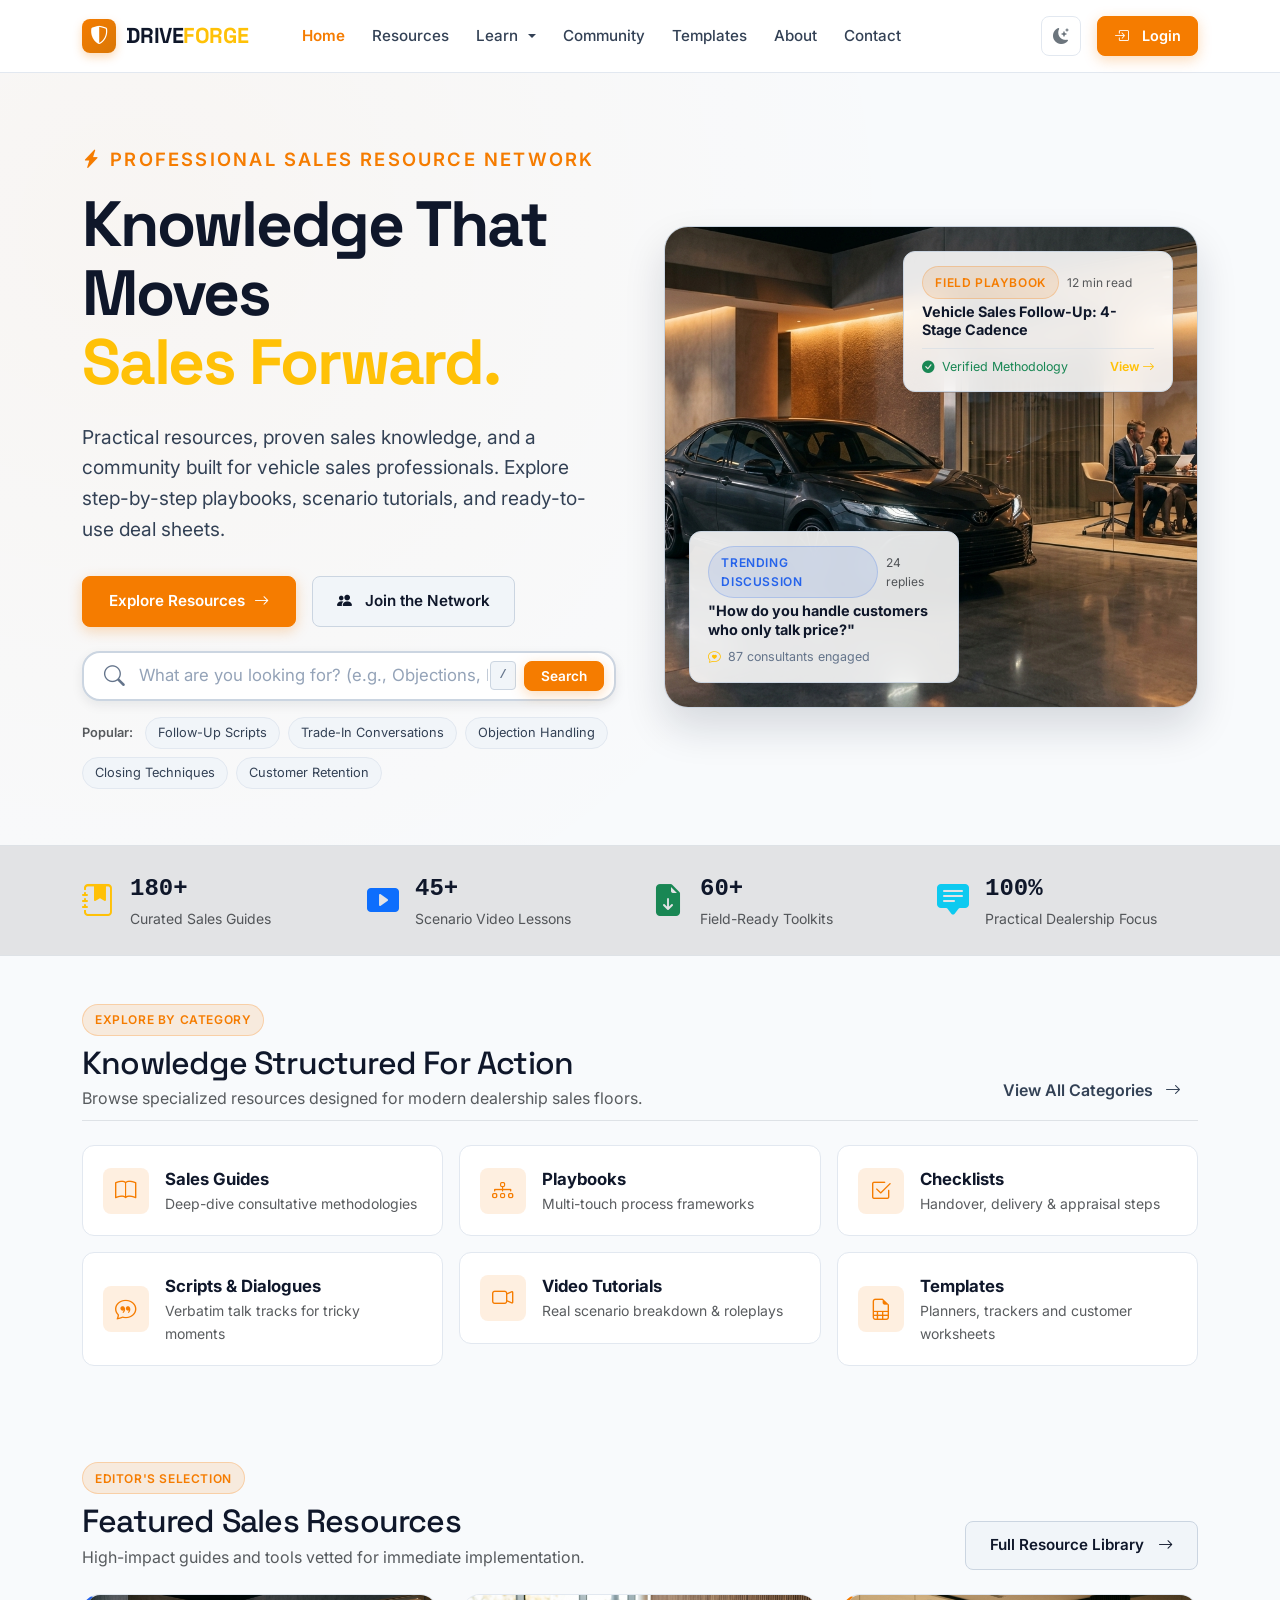
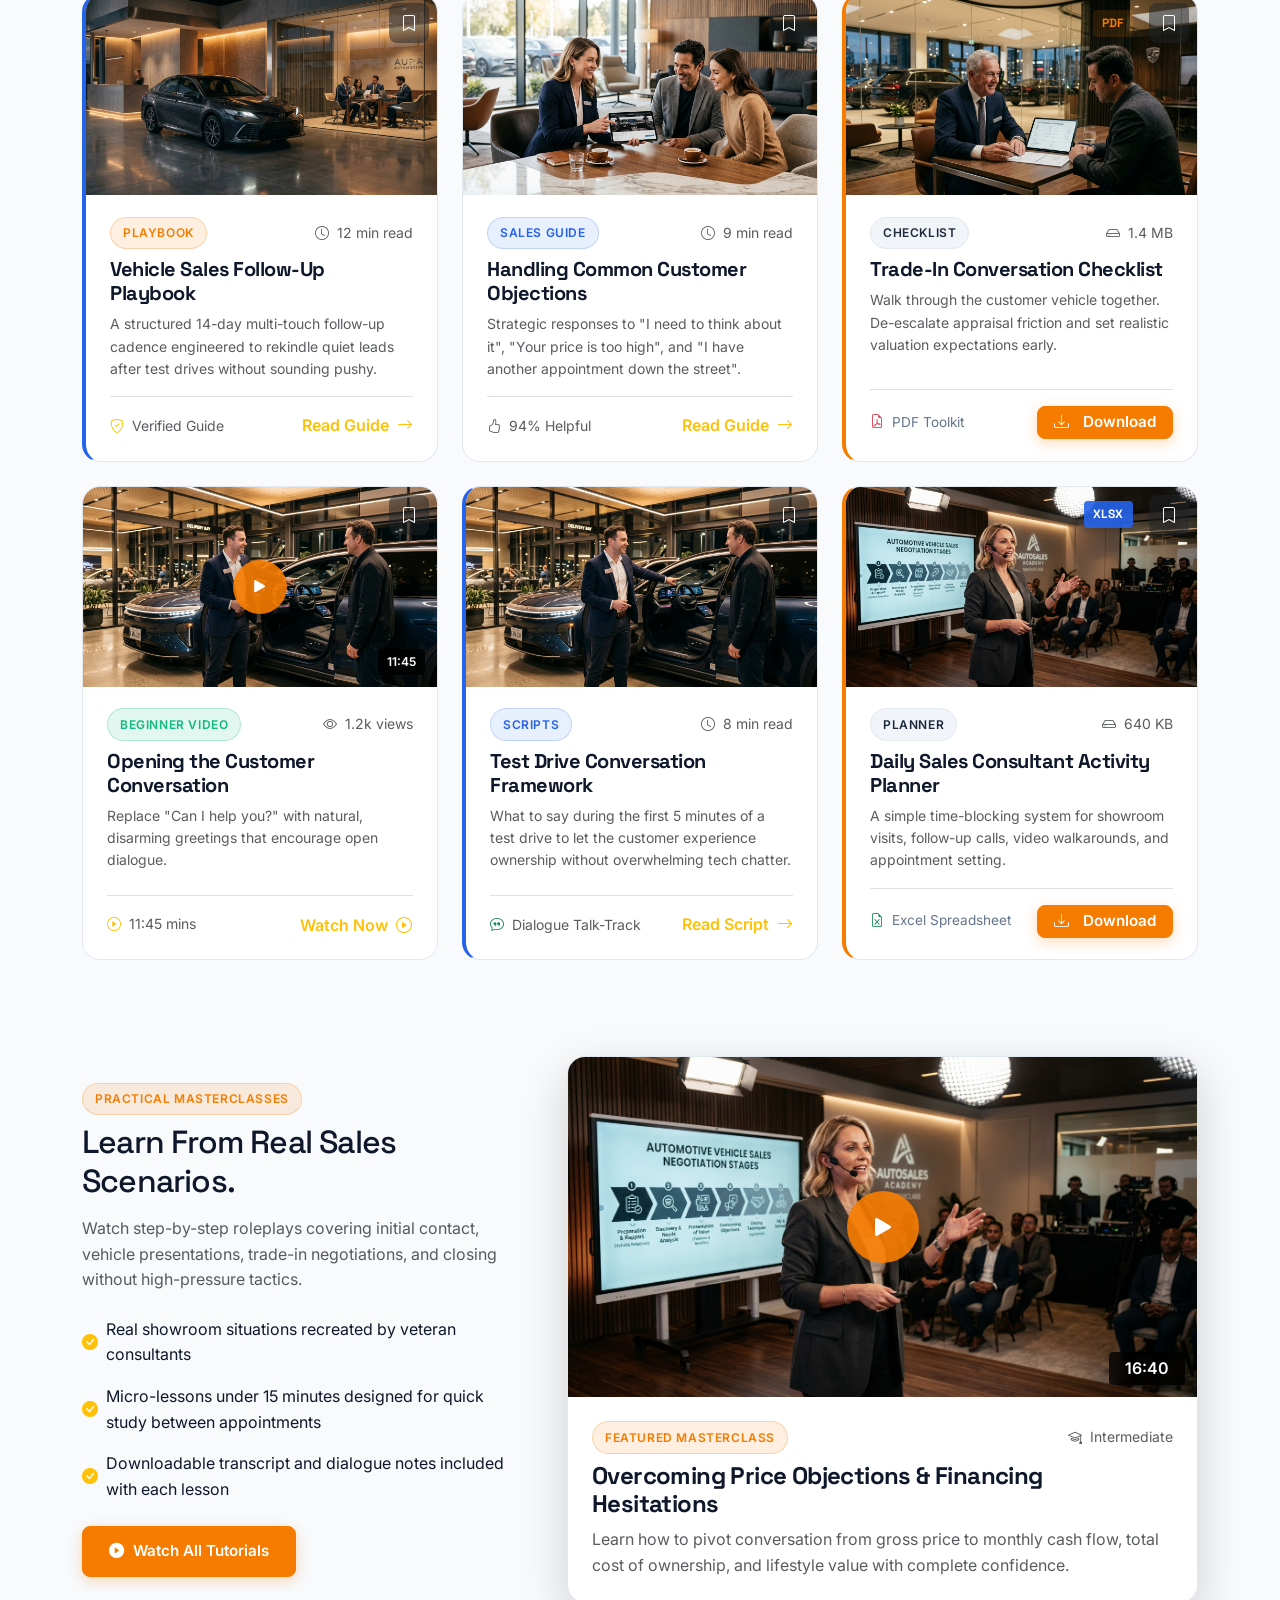
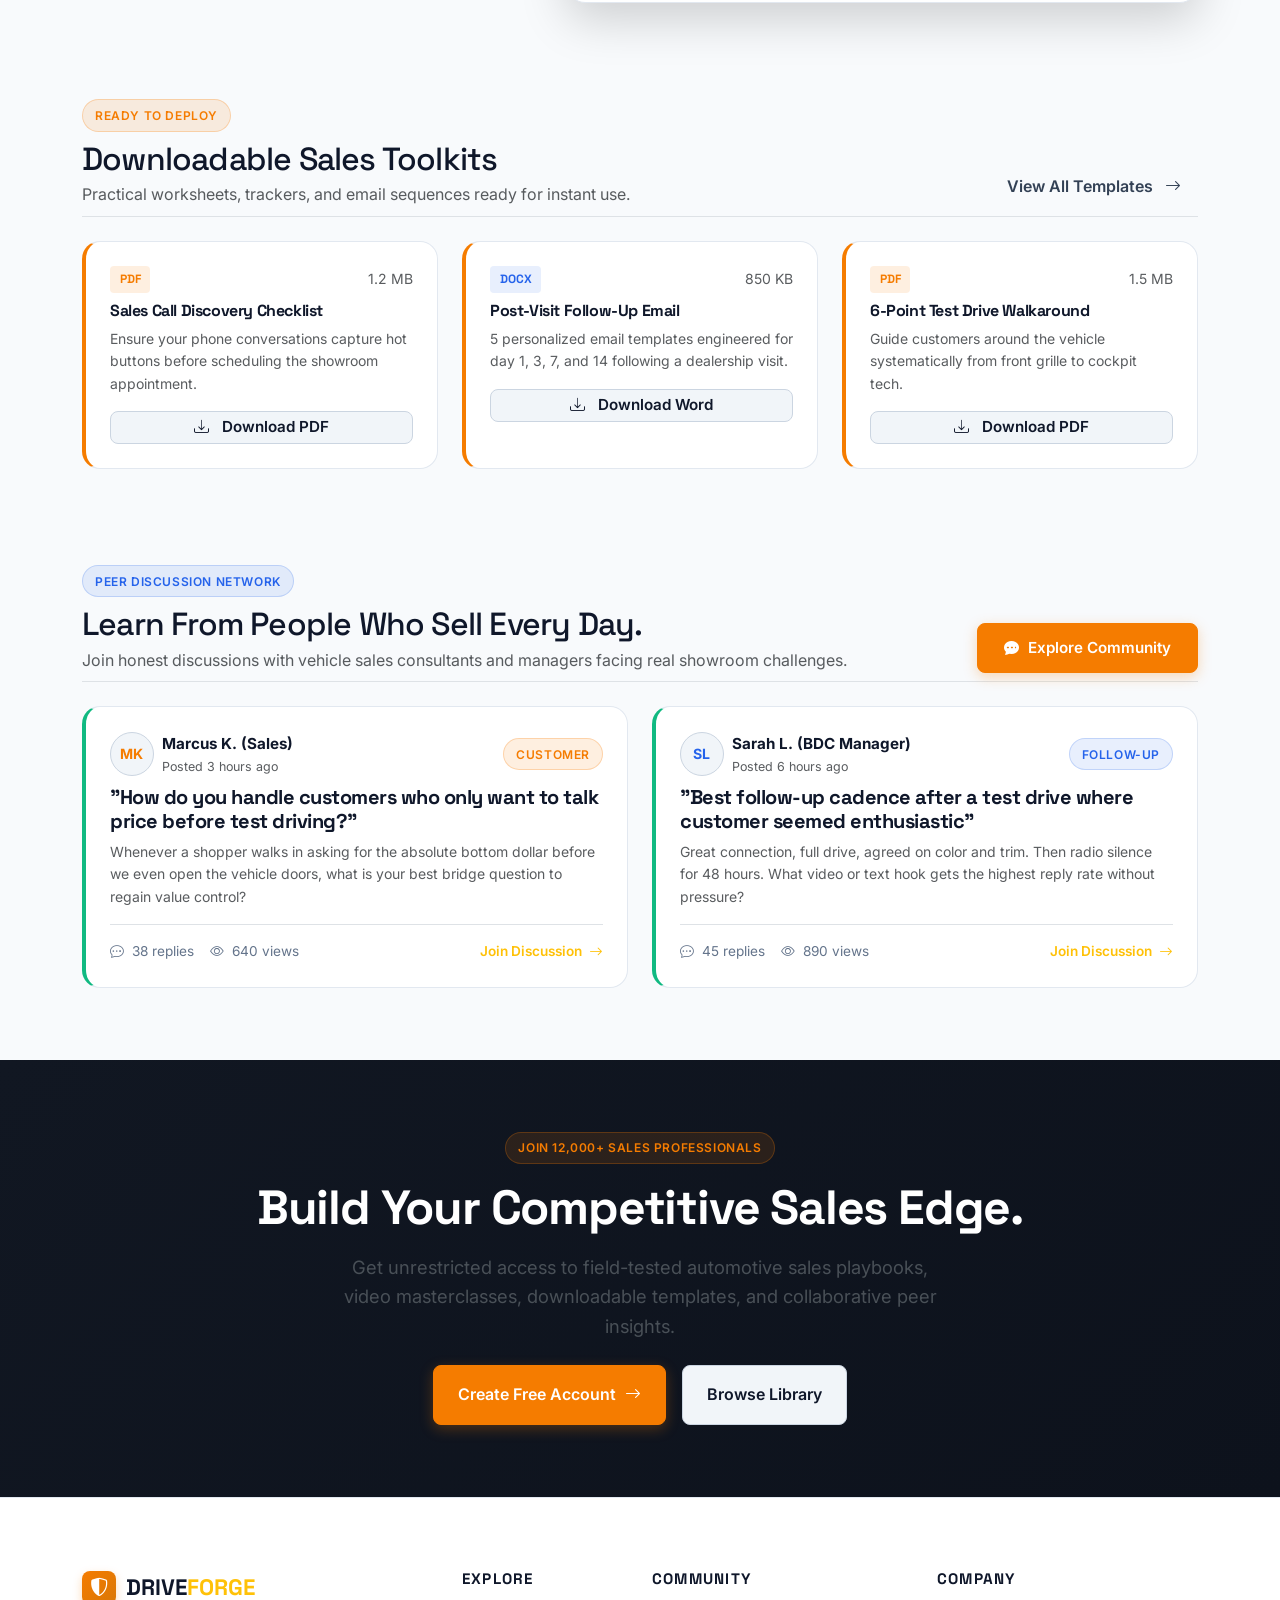
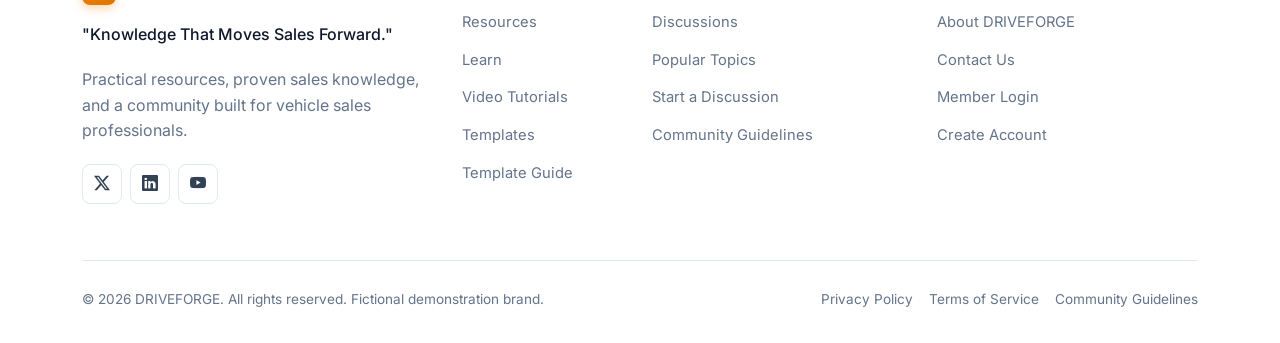
<file: index.html>
<!DOCTYPE html>
<html lang="en" data-bs-theme="light">

<head>
  <meta charset="UTF-8">
  <meta name="viewport" content="width=device-width, initial-scale=1.0">
  <title>DRIVEFORGE — Vehicle Sales Resource & Knowledge Network</title>
  <meta name="description"
    content="DRIVEFORGE is the premier knowledge hub for vehicle sales professionals. Explore practical sales guides, video tutorials, downloadable checklists, and community discussions.">
  <meta name="keywords"
    content="vehicle sales resources, automotive sales training, car sales guides, vehicle sales templates, automotive sales community">

  <!-- Open Graph -->
  <meta property="og:title" content="DRIVEFORGE — Knowledge That Moves Sales Forward">
  <meta property="og:description"
    content="Practical resources, proven sales knowledge, and a community built for vehicle sales professionals.">
  <meta property="og:type" content="website">

  <!-- Stylesheets -->
  <link rel="stylesheet" href="assets/css/bootstrap.min.css">
  <link rel="stylesheet" href="assets/css/bootstrap-icons.min.css">
  <link rel="stylesheet" href="assets/css/style.css">

  <!-- Favicon placeholder SVG -->
  <link rel="icon" type="image/svg+xml"
    href="data:image/svg+xml,<svg xmlns='http://www.w3.org/2000/svg' viewBox='0 0 100 100'><rect width='100' height='100' rx='20' fill='%23f57c00'/><path d='M30 25 L70 50 L30 75 Z' fill='%23ffffff'/></svg>">
</head>

<body>
  <!-- Accessibility Skip Link -->
  <a href="#main-content" class="skip-link">Skip to main content</a>

  <!-- ===================================================================
       NAVBAR
       =================================================================== -->
  <header>
    <nav class="navbar navbar-expand-lg navbar-driveforge" aria-label="Main Navigation">
      <div class="container">
        <!-- Logo -->
        <a class="navbar-brand navbar-brand-logo" href="index.html">
          <span class="logo-badge"><i class="bi bi-shield-shaded"></i></span>
          <span>DRIVE<span class="text-warning">FORGE</span></span>
        </a>

        <!-- Mobile Toggler -->
        <div class="d-flex align-items-center gap-2 d-lg-none">
          <button class="btn btn-icon theme-toggle-btn" type="button" aria-label="Toggle Theme">
            <i class="bi bi-moon-stars-fill"></i>
          </button>
          <button class="navbar-toggler navbar-toggler-custom" type="button" data-bs-toggle="offcanvas"
            data-bs-target="#mobileNavbar" aria-controls="mobileNavbar" aria-label="Toggle navigation">
            <i class="bi bi-list fs-4"></i>
          </button>
        </div>

        <!-- Desktop Navigation Menu -->
        <div class="collapse navbar-collapse" id="desktopNavMenu">
          <ul class="navbar-nav me-auto mb-2 mb-lg-0 ms-lg-4">
            <li class="nav-item">
              <a class="nav-link-custom active" aria-current="page" href="index.html">Home</a>
            </li>

            <li class="nav-item">
              <a class="nav-link-custom" href="resources.html">Resources</a>
            </li>

            <!-- Learn Dropdown -->
            <li class="nav-item dropdown">
              <a class="nav-link-custom dropdown-toggle" href="#" role="button" data-bs-toggle="dropdown"
                aria-expanded="false">
                Learn
              </a>
              <ul class="dropdown-menu">
                <li>
                  <a class="dropdown-item dropdown-item-custom" href="video-tutorials.html">
                    <i class="bi bi-play-circle-fill"></i>
                    <div class="dropdown-item-text">
                      <span class="dropdown-item-title">Video Tutorials</span>
                      <span class="dropdown-item-desc">Scenario roleplays & masterclasses</span>
                    </div>
                  </a>
                </li>
                <li>
                  <a class="dropdown-item dropdown-item-custom" href="learn.html#fundamentals">
                    <i class="bi bi-compass"></i>
                    <div class="dropdown-item-text">
                      <span class="dropdown-item-title">Sales Fundamentals</span>
                      <span class="dropdown-item-desc">Core customer discovery basics</span>
                    </div>
                  </a>
                </li>
                <li>
                  <a class="dropdown-item dropdown-item-custom" href="learn.html#conversations">
                    <i class="bi bi-chat-left-dots"></i>
                    <div class="dropdown-item-text">
                      <span class="dropdown-item-title">Customer Conversations</span>
                      <span class="dropdown-item-desc">Uncovering buying motivations</span>
                    </div>
                  </a>
                </li>
                <li>
                  <a class="dropdown-item dropdown-item-custom" href="learn.html#follow-up">
                    <i class="bi bi-arrow-repeat"></i>
                    <div class="dropdown-item-text">
                      <span class="dropdown-item-title">Follow-Up Strategies</span>
                      <span class="dropdown-item-desc">Multi-channel cadence & timing</span>
                    </div>
                  </a>
                </li>
                <li>
                  <a class="dropdown-item dropdown-item-custom" href="learn.html#negotiation">
                    <i class="bi bi-calculator"></i>
                    <div class="dropdown-item-text">
                      <span class="dropdown-item-title">Negotiation & Desking</span>
                      <span class="dropdown-item-desc">Trade-in and payment presentations</span>
                    </div>
                  </a>
                </li>
                <li>
                  <a class="dropdown-item dropdown-item-custom" href="learn.html#closing">
                    <i class="bi bi-check-all"></i>
                    <div class="dropdown-item-text">
                      <span class="dropdown-item-title">Closing Techniques</span>
                      <span class="dropdown-item-desc">Securing commitment with integrity</span>
                    </div>
                  </a>
                </li>
              </ul>
            </li>

            <li class="nav-item">
              <a class="nav-link-custom" href="community.html">Community</a>
            </li>
            <li class="nav-item">
              <a class="nav-link-custom" href="templates.html">Templates</a>
            </li>
            <li class="nav-item">
              <a class="nav-link-custom" href="about.html">About</a>
            </li>
            <li class="nav-item">
              <a class="nav-link-custom" href="contact.html">Contact</a>
            </li>
          </ul>

          <!-- Right Action Controls -->
          <div class="d-flex align-items-center gap-3">
            <button class="btn btn-icon theme-toggle-btn" type="button" aria-label="Toggle Theme" title="Toggle Theme">
              <i class="bi bi-moon-stars-fill"></i>
            </button>
            <a href="login.html" class="btn btn-primary-custom py-2 px-3" style="font-size: 0.9rem;">
              <i class="bi bi-box-arrow-in-right me-1"></i>
              <span>Login</span>
            </a>
          </div>
        </div>
      </div>
    </nav>

    <!-- Mobile Offcanvas Menu -->
    <div class="offcanvas offcanvas-end mobile-nav-panel" tabindex="-1" id="mobileNavbar"
      aria-labelledby="mobileNavbarLabel">
      <div class="offcanvas-header border-bottom border-subtle">
        <a class="navbar-brand navbar-brand-logo mb-0" href="index.html">
          <span class="logo-badge"><i class="bi bi-shield-shaded"></i></span>
          <span>DRIVE<span class="text-warning">FORGE</span></span>
        </a>
        <button type="button" class="btn-close text-reset" data-bs-dismiss="offcanvas" aria-label="Close"></button>
      </div>
      <div class="offcanvas-body d-flex flex-column justify-content-between p-4">
        <div>
          <ul class="navbar-nav mb-4">
            <li class="nav-item mb-2">
              <a class="nav-link-custom active fs-5" href="index.html">Home</a>
            </li>
            <li class="nav-item mb-2">
              <a class="nav-link-custom fs-5" href="resources.html">Resources</a>
            </li>

            <!-- Learn Dropdown -->
            <li class="nav-item mb-2 dropdown">
              <a class="nav-link-custom dropdown-toggle fs-5 d-flex align-items-center justify-content-between" href="#"
                role="button" data-bs-toggle="dropdown" aria-expanded="false">
                <span>Learn</span>
              </a>
              <ul class="dropdown-menu border border-subtle shadow-sm my-1">
                <li><a class="dropdown-item dropdown-item-custom py-2" href="video-tutorials.html"><i
                      class="bi bi-play-circle-fill me-2 text-warning"></i> Video Tutorials</a></li>
                <li><a class="dropdown-item dropdown-item-custom py-2" href="learn.html"><i
                      class="bi bi-mortarboard me-2 text-warning"></i> Learning Paths</a></li>
              </ul>
            </li>

            <li class="nav-item mb-2">
              <a class="nav-link-custom fs-5" href="templates.html">Templates</a>
            </li>
            <li class="nav-item mb-2">
              <a class="nav-link-custom fs-5" href="community.html">Community</a>
            </li>
            <li class="nav-item mb-2">
              <a class="nav-link-custom fs-5" href="about.html">About</a>
            </li>
            <li class="nav-item mb-2">
              <a class="nav-link-custom fs-5" href="contact.html">Contact</a>
            </li>
          </ul>
        </div>

        <div class="pt-3 border-top border-subtle d-grid gap-2">
          <a href="login.html" class="btn btn-primary-custom w-100 py-2">
            <i class="bi bi-box-arrow-in-right me-1"></i>
            <span>Login</span>
          </a>
        </div>
      </div>
    </div>
  </header>

  <!-- ===================================================================
       MAIN CONTENT
       =================================================================== -->
  <main id="main-content">

    <!-- HERO SECTION -->
    <section class="hero-section">
      <div class="container">
        <div class="row align-items-center g-5">
          <div class="col-lg-6">
            <div class="hero-editorial-lead">
              <i class="bi bi-lightning-charge-fill"></i>
              Professional Sales Resource Network
            </div>
            <h1 class="hero-headline">
              Knowledge That Moves <br><span class="text-warning">Sales Forward.</span>
            </h1>
            <p class="hero-subtext">
              Practical resources, proven sales knowledge, and a community built for vehicle sales professionals.
              Explore step-by-step playbooks, scenario tutorials, and ready-to-use deal sheets.
            </p>

            <!-- CTA Group -->
            <div class="d-flex flex-wrap align-items-center gap-3 hero-cta-group mb-4">
              <a href="resources.html" class="btn-primary-custom">
                <span>Explore Resources</span>
                <i class="bi bi-arrow-right"></i>
              </a>
              <a href="signup.html" class="btn-secondary-custom">
                <i class="bi bi-people-fill me-1"></i>
                <span>Join the Network</span>
              </a>
            </div>

            <!-- Integrated Live Search -->
            <div class="search-wrapper hero-search-box mt-4">
              <div class="search-input-group">
                <i class="bi bi-search search-icon"></i>
                <input type="text" class="global-search-input"
                  placeholder="What are you looking for? (e.g., Objections, Follow-Up...)"
                  aria-label="Search resources">
                <span class="search-kbd" title="Press / to focus search">/</span>
                <a href="resources.html" class="btn btn-primary-custom py-1 px-3 d-none d-sm-inline-flex"
                  style="font-size: 0.85rem;">Search</a>
              </div>
              <div class="popular-searches">
                <span class="text-muted fw-semibold me-1" style="font-size: 0.8rem;">Popular:</span>
                <button type="button" class="popular-tag" data-search="Follow-Up Scripts">Follow-Up Scripts</button>
                <button type="button" class="popular-tag" data-search="Trade-In">Trade-In Conversations</button>
                <button type="button" class="popular-tag" data-search="Objection">Objection Handling</button>
                <button type="button" class="popular-tag" data-search="Closing">Closing Techniques</button>
                <button type="button" class="popular-tag" data-search="Retention">Customer Retention</button>
              </div>
            </div>
          </div>

          <!-- Hero Editorial Visual Composition -->
          <div class="col-lg-6">
            <div class="hero-composition-wrap">
              <img src="assets/images/hero/hero_automotive_knowledge.jpg"
                alt="Automotive showroom executive consultation and modern vehicle presentation"
                class="hero-composition-image">

              <!-- Floating Card 1: Resource Notification -->
              <div class="hero-floating-card hero-card-top">
                <div class="d-flex align-items-center gap-2 mb-1">
                  <span class="badge-custom badge-amber">Field Playbook</span>
                  <span class="text-muted" style="font-size: 0.75rem;">12 min read</span>
                </div>
                <div class="fw-bold" style="font-size: 0.9rem; line-height: 1.3;">Vehicle Sales Follow-Up: 4-Stage
                  Cadence</div>
                <div class="d-flex align-items-center justify-content-between mt-2 pt-2 border-top border-subtle"
                  style="font-size: 0.78rem;">
                  <span class="text-success"><i class="bi bi-check-circle-fill me-1"></i> Verified Methodology</span>
                  <a href="resource-details.html" class="text-warning fw-semibold">View <i
                      class="bi bi-arrow-right"></i></a>
                </div>
              </div>

              <!-- Floating Card 2: Community Snippet -->
              <div class="hero-floating-card hero-card-bottom">
                <div class="d-flex align-items-center gap-2 mb-1">
                  <span class="badge-custom badge-blue">Trending Discussion</span>
                  <span class="text-muted" style="font-size: 0.75rem;">24 replies</span>
                </div>
                <div class="fw-bold" style="font-size: 0.9rem; line-height: 1.3;">"How do you handle customers who only
                  talk price?"</div>
                <div class="d-flex align-items-center gap-2 mt-2" style="font-size: 0.78rem; color: var(--text-muted);">
                  <i class="bi bi-chat-heart text-warning"></i> 87 consultants engaged
                </div>
              </div>
            </div>
          </div>
        </div>
      </div>
    </section>

    <!-- STATS STRIP (EDITORIAL & CLEAN) -->
    <section class="py-4 border-top border-bottom border-subtle bg-secondary-subtle">
      <div class="container">
        <div class="row g-4 text-center text-md-start">
          <div class="col-6 col-md-3">
            <div class="d-flex align-items-center justify-content-center justify-content-md-start gap-3">
              <i class="bi bi-journal-bookmark-fill text-warning fs-2"></i>
              <div>
                <div class="fw-bold fs-4 font-monospace">180+</div>
                <div class="text-muted small">Curated Sales Guides</div>
              </div>
            </div>
          </div>
          <div class="col-6 col-md-3">
            <div class="d-flex align-items-center justify-content-center justify-content-md-start gap-3">
              <i class="bi bi-play-btn-fill text-primary fs-2"></i>
              <div>
                <div class="fw-bold fs-4 font-monospace">45+</div>
                <div class="text-muted small">Scenario Video Lessons</div>
              </div>
            </div>
          </div>
          <div class="col-6 col-md-3">
            <div class="d-flex align-items-center justify-content-center justify-content-md-start gap-3">
              <i class="bi bi-file-earmark-arrow-down-fill text-success fs-2"></i>
              <div>
                <div class="fw-bold fs-4 font-monospace">60+</div>
                <div class="text-muted small">Field-Ready Toolkits</div>
              </div>
            </div>
          </div>
          <div class="col-6 col-md-3">
            <div class="d-flex align-items-center justify-content-center justify-content-md-start gap-3">
              <i class="bi bi-chat-square-text-fill text-info fs-2"></i>
              <div>
                <div class="fw-bold fs-4 font-monospace">100%</div>
                <div class="text-muted small">Practical Dealership Focus</div>
              </div>
            </div>
          </div>
        </div>
      </div>
    </section>

    <!-- RESOURCE CATEGORIES (VISUALLY STRONG GRID) -->
    <section class="py-5">
      <div class="container">
        <div
          class="d-flex flex-column flex-md-row justify-content-between align-items-md-end mb-4 pb-2 border-bottom border-subtle">
          <div>
            <span class="badge-custom badge-amber mb-2">Explore By Category</span>
            <h2 class="h2 mb-1">Knowledge Structured For Action</h2>
            <p class="text-muted mb-0">Browse specialized resources designed for modern dealership sales floors.</p>
          </div>
          <a href="resources.html" class="btn btn-ghost-custom mt-3 mt-md-0">
            View All Categories <i class="bi bi-arrow-right ms-1"></i>
          </a>
        </div>

        <div class="row g-3">
          <div class="col-md-4 col-sm-6">
            <a href="resources.html?type=guides" class="category-pill-card">
              <div class="category-pill-icon"><i class="bi bi-book"></i></div>
              <div>
                <div class="fw-bold" style="font-size: 1.05rem;">Sales Guides</div>
                <div class="text-muted small">Deep-dive consultative methodologies</div>
              </div>
            </a>
          </div>
          <div class="col-md-4 col-sm-6">
            <a href="resources.html?type=playbooks" class="category-pill-card">
              <div class="category-pill-icon"><i class="bi bi-diagram-3"></i></div>
              <div>
                <div class="fw-bold" style="font-size: 1.05rem;">Playbooks</div>
                <div class="text-muted small">Multi-touch process frameworks</div>
              </div>
            </a>
          </div>
          <div class="col-md-4 col-sm-6">
            <a href="resources.html?type=checklists" class="category-pill-card">
              <div class="category-pill-icon"><i class="bi bi-check2-square"></i></div>
              <div>
                <div class="fw-bold" style="font-size: 1.05rem;">Checklists</div>
                <div class="text-muted small">Handover, delivery & appraisal steps</div>
              </div>
            </a>
          </div>
          <div class="col-md-4 col-sm-6">
            <a href="resources.html?type=scripts" class="category-pill-card">
              <div class="category-pill-icon"><i class="bi bi-chat-quote"></i></div>
              <div>
                <div class="fw-bold" style="font-size: 1.05rem;">Scripts & Dialogues</div>
                <div class="text-muted small">Verbatim talk tracks for tricky moments</div>
              </div>
            </a>
          </div>
          <div class="col-md-4 col-sm-6">
            <a href="video-tutorials.html" class="category-pill-card">
              <div class="category-pill-icon"><i class="bi bi-camera-video"></i></div>
              <div>
                <div class="fw-bold" style="font-size: 1.05rem;">Video Tutorials</div>
                <div class="text-muted small">Real scenario breakdown & roleplays</div>
              </div>
            </a>
          </div>
          <div class="col-md-4 col-sm-6">
            <a href="templates.html" class="category-pill-card">
              <div class="category-pill-icon"><i class="bi bi-file-earmark-spreadsheet"></i></div>
              <div>
                <div class="fw-bold" style="font-size: 1.05rem;">Templates</div>
                <div class="text-muted small">Planners, trackers and customer worksheets</div>
              </div>
            </a>
          </div>
        </div>
      </div>
    </section>

    <!-- FEATURED RESOURCES SECTION (VARIED CARD TREATMENTS) -->
    <section class="py-5 bg-tertiary-subtle">
      <div class="container">
        <div class="d-flex flex-column flex-md-row justify-content-between align-items-md-end mb-4">
          <div>
            <span class="badge-custom badge-amber mb-2">Editor's Selection</span>
            <h2 class="h2 mb-1">Featured Sales Resources</h2>
            <p class="text-muted mb-0">High-impact guides and tools vetted for immediate implementation.</p>
          </div>
          <div class="d-flex gap-2 mt-3 mt-md-0">
            <a href="resources.html" class="btn btn-secondary-custom">
              Full Resource Library <i class="bi bi-arrow-right ms-1"></i>
            </a>
          </div>
        </div>

        <div class="row g-4">
          <!-- Card 1 -->
          <div class="col-lg-4 col-md-6">
            <div class="resource-card-base card-treatment-doc p-0 overflow-hidden d-flex flex-column h-100">
              <div class="card-cover-container">
                <img src="assets/images/hero/hero_automotive_knowledge.jpg" alt="Vehicle Sales Follow-Up Playbook"
                  class="card-cover-img">
                <div class="position-absolute top-0 end-0 p-2 z-2">
                  <button type="button"
                    class="btn btn-icon bookmark-toggle-btn bg-dark bg-opacity-50 text-white border-0"
                    aria-label="Bookmark"><i class="bi bi-bookmark"></i></button>
                </div>
              </div>
              <div class="card-body-content">
                <div class="d-flex justify-content-between align-items-center mb-2">
                  <span class="badge-custom badge-amber">Playbook</span>
                  <span class="text-muted small"><i class="bi bi-clock me-1"></i> 12 min read</span>
                </div>
                <h3 class="h5 fw-bold mb-2">
                  <a href="resource-details.html" class="text-reset">Vehicle Sales Follow-Up Playbook</a>
                </h3>
                <p class="text-muted small mb-3">
                  A structured 14-day multi-touch follow-up cadence engineered to rekindle quiet leads after test drives
                  without sounding pushy.
                </p>
                <div class="d-flex align-items-center justify-content-between pt-3 border-top border-subtle mt-auto">
                  <span class="text-muted small"><i class="bi bi-shield-check text-warning me-1"></i> Verified
                    Guide</span>
                  <a href="resource-details.html" class="fw-semibold text-warning">Read Guide <i
                      class="bi bi-arrow-right ms-1"></i></a>
                </div>
              </div>
            </div>
          </div>

          <!-- Card 2 -->
          <div class="col-lg-4 col-md-6">
            <div class="resource-card-base card-treatment-guide p-0 overflow-hidden d-flex flex-column h-100">
              <div class="card-cover-container">
                <img src="assets/images/resources/sales_consultation_lounge.jpg" alt="Sales consultation"
                  class="card-cover-img">
                <div class="position-absolute top-0 end-0 p-2 z-2">
                  <button type="button"
                    class="btn btn-icon bookmark-toggle-btn bg-dark bg-opacity-50 text-white border-0"
                    aria-label="Bookmark"><i class="bi bi-bookmark"></i></button>
                </div>
              </div>
              <div class="card-body-content">
                <div class="d-flex justify-content-between align-items-center mb-2">
                  <span class="badge-custom badge-blue">Sales Guide</span>
                  <span class="text-muted small"><i class="bi bi-clock me-1"></i> 9 min read</span>
                </div>
                <h3 class="h5 fw-bold mb-2">
                  <a href="resource-details.html" class="text-reset">Handling Common Customer Objections</a>
                </h3>
                <p class="text-muted small mb-3">
                  Strategic responses to "I need to think about it", "Your price is too high", and "I have another
                  appointment down the street".
                </p>
                <div class="d-flex align-items-center justify-content-between pt-3 border-top border-subtle mt-auto">
                  <span class="text-muted small"><i class="bi bi-hand-thumbs-up me-1"></i> 94% Helpful</span>
                  <a href="resource-details.html" class="fw-semibold text-warning">Read Guide <i
                      class="bi bi-arrow-right ms-1"></i></a>
                </div>
              </div>
            </div>
          </div>

          <!-- Card 3 -->
          <div class="col-lg-4 col-md-6">
            <div class="resource-card-base card-treatment-download p-0 overflow-hidden d-flex flex-column h-100">
              <div class="card-cover-container">
                <img src="assets/images/videos/sales_negotiation_desk.jpg" alt="Trade-In Appraisal Checklist"
                  class="card-cover-img">
                <div class="position-absolute top-0 end-0 p-2 z-2 d-flex align-items-center gap-2">
                  <span class="download-format-badge shadow-sm">PDF</span>
                  <button type="button"
                    class="btn btn-icon bookmark-toggle-btn bg-dark bg-opacity-50 text-white border-0"
                    aria-label="Bookmark"><i class="bi bi-bookmark"></i></button>
                </div>
              </div>
              <div class="card-body-content">
                <div class="d-flex justify-content-between align-items-center mb-2">
                  <span class="badge-custom">Checklist</span>
                  <span class="text-muted small"><i class="bi bi-hdd me-1"></i> 1.4 MB</span>
                </div>
                <h3 class="h5 fw-bold mb-2">
                  <a href="templates.html" class="text-reset">Trade-In Conversation Checklist</a>
                </h3>
                <p class="text-muted small mb-3">
                  Walk through the customer vehicle together. De-escalate appraisal friction and set realistic valuation
                  expectations early.
                </p>
                <div class="download-meta-strip pt-3 border-top border-subtle mt-auto">
                  <span><i class="bi bi-file-earmark-pdf text-danger me-1"></i> PDF Toolkit</span>
                  <button type="button" class="btn btn-primary-custom py-1 px-3 download-trigger-btn"
                    data-file="Trade-In-Appraisal-Checklist.pdf" data-type="PDF Document" data-size="1.4 MB">
                    <i class="bi bi-download me-1"></i> Download
                  </button>
                </div>
              </div>
            </div>
          </div>

          <!-- Card 4 -->
          <div class="col-lg-4 col-md-6">
            <div class="resource-card-base card-treatment-video p-0 overflow-hidden d-flex flex-column h-100">
              <div class="card-cover-container video-interactive-trigger" role="button"
                data-title="Opening the Customer Conversation" data-category="Showroom Communication"
                data-duration="11:45" data-trainer="Elena Cruz, Senior Trainer"
                data-poster="assets/images/automotive/test_drive_walkaround.jpg">
                <img src="assets/images/automotive/test_drive_walkaround.jpg" alt="Video thumbnail"
                  class="card-cover-img">
                <div class="video-play-btn"><i class="bi bi-play-fill"></i></div>
                <span class="video-duration-tag">11:45</span>
                <div class="position-absolute top-0 end-0 p-2 z-2">
                  <button type="button"
                    class="btn btn-icon bookmark-toggle-btn bg-dark bg-opacity-50 text-white border-0"
                    aria-label="Bookmark"><i class="bi bi-bookmark"></i></button>
                </div>
              </div>
              <div class="card-body-content">
                <div class="d-flex justify-content-between align-items-center mb-2">
                  <span class="badge-custom badge-success">Beginner Video</span>
                  <span class="text-muted small"><i class="bi bi-eye me-1"></i> 1.2k views</span>
                </div>
                <h3 class="h5 fw-bold mb-2">
                  <a href="#" class="text-reset video-interactive-trigger"
                    data-title="Opening the Customer Conversation">Opening the Customer Conversation</a>
                </h3>
                <p class="text-muted small mb-3">
                  Replace "Can I help you?" with natural, disarming greetings that encourage open dialogue.
                </p>
                <div class="d-flex align-items-center justify-content-between pt-3 border-top border-subtle mt-auto">
                  <span class="text-muted small"><i class="bi bi-play-circle text-warning me-1"></i> 11:45 mins</span>
                  <button type="button"
                    class="btn btn-link text-warning p-0 fw-semibold text-decoration-none video-interactive-trigger"
                    data-title="Opening the Customer Conversation">
                    Watch Now <i class="bi bi-play-circle ms-1"></i>
                  </button>
                </div>
              </div>
            </div>
          </div>

          <!-- Card 5 -->
          <div class="col-lg-4 col-md-6">
            <div class="resource-card-base card-treatment-doc p-0 overflow-hidden d-flex flex-column h-100">
              <div class="card-cover-container">
                <img src="assets/images/automotive/test_drive_walkaround.jpg" alt="Test Drive Conversation Framework"
                  class="card-cover-img">
                <div class="position-absolute top-0 end-0 p-2 z-2">
                  <button type="button"
                    class="btn btn-icon bookmark-toggle-btn bg-dark bg-opacity-50 text-white border-0"
                    aria-label="Bookmark"><i class="bi bi-bookmark"></i></button>
                </div>
              </div>
              <div class="card-body-content">
                <div class="d-flex justify-content-between align-items-center mb-2">
                  <span class="badge-custom badge-blue">Scripts</span>
                  <span class="text-muted small"><i class="bi bi-clock me-1"></i> 8 min read</span>
                </div>
                <h3 class="h5 fw-bold mb-2">
                  <a href="resource-details.html" class="text-reset">Test Drive Conversation Framework</a>
                </h3>
                <p class="text-muted small mb-3">
                  What to say during the first 5 minutes of a test drive to let the customer experience ownership
                  without overwhelming tech chatter.
                </p>
                <div class="d-flex align-items-center justify-content-between pt-3 border-top border-subtle mt-auto">
                  <span class="text-muted small"><i class="bi bi-chat-quote text-success me-1"></i> Dialogue
                    Talk-Track</span>
                  <a href="resource-details.html" class="fw-semibold text-warning">Read Script <i
                      class="bi bi-arrow-right ms-1"></i></a>
                </div>
              </div>
            </div>
          </div>

          <!-- Card 6 -->
          <div class="col-lg-4 col-md-6">
            <div class="resource-card-base card-treatment-download p-0 overflow-hidden d-flex flex-column h-100">
              <div class="card-cover-container">
                <img src="assets/images/videos/video_sales_masterclass.jpg"
                  alt="Daily Sales Consultant Activity Planner" class="card-cover-img">
                <div class="position-absolute top-0 end-0 p-2 z-2 d-flex align-items-center gap-2">
                  <span class="download-format-badge shadow-sm"
                    style="background: rgba(37, 99, 235, 0.9); color: #ffffff;">XLSX</span>
                  <button type="button"
                    class="btn btn-icon bookmark-toggle-btn bg-dark bg-opacity-50 text-white border-0"
                    aria-label="Bookmark"><i class="bi bi-bookmark"></i></button>
                </div>
              </div>
              <div class="card-body-content">
                <div class="d-flex justify-content-between align-items-center mb-2">
                  <span class="badge-custom">Planner</span>
                  <span class="text-muted small"><i class="bi bi-hdd me-1"></i> 640 KB</span>
                </div>
                <h3 class="h5 fw-bold mb-2">
                  <a href="templates.html" class="text-reset">Daily Sales Consultant Activity Planner</a>
                </h3>
                <p class="text-muted small mb-3">
                  A simple time-blocking system for showroom visits, follow-up calls, video walkarounds, and appointment
                  setting.
                </p>
                <div class="download-meta-strip pt-3 border-top border-subtle mt-auto">
                  <span><i class="bi bi-file-earmark-excel text-success me-1"></i> Excel Spreadsheet</span>
                  <button type="button" class="btn btn-primary-custom py-1 px-3 download-trigger-btn"
                    data-file="Daily-Sales-Activity-Planner.xlsx" data-type="Excel Spreadsheet" data-size="640 KB">
                    <i class="bi bi-download me-1"></i> Download
                  </button>
                </div>
              </div>
            </div>
          </div>
        </div>
      </div>
    </section>

    <!-- VIDEO LEARNING SPOTLIGHT -->
    <section class="py-5">
      <div class="container">
        <div class="row align-items-center g-5">
          <div class="col-lg-5">
            <span class="badge-custom badge-amber mb-2">Practical Masterclasses</span>
            <h2 class="h2 mb-3">Learn From Real Sales Scenarios.</h2>
            <p class="text-muted mb-4">
              Watch step-by-step roleplays covering initial contact, vehicle presentations, trade-in negotiations, and
              closing without high-pressure tactics.
            </p>
            <ul class="list-unstyled mb-4">
              <li class="d-flex align-items-center gap-2 mb-3">
                <i class="bi bi-check-circle-fill text-warning"></i>
                <span>Real showroom situations recreated by veteran consultants</span>
              </li>
              <li class="d-flex align-items-center gap-2 mb-3">
                <i class="bi bi-check-circle-fill text-warning"></i>
                <span>Micro-lessons under 15 minutes designed for quick study between appointments</span>
              </li>
              <li class="d-flex align-items-center gap-2 mb-3">
                <i class="bi bi-check-circle-fill text-warning"></i>
                <span>Downloadable transcript and dialogue notes included with each lesson</span>
              </li>
            </ul>
            <a href="video-tutorials.html" class="btn-primary-custom">
              <i class="bi bi-play-circle-fill"></i>
              <span>Watch All Tutorials</span>
            </a>
          </div>

          <div class="col-lg-7">
            <div class="resource-card-base card-treatment-video shadow-lg">
              <div class="video-thumb-container video-interactive-trigger" role="button"
                data-title="Overcoming Price Objections & Financing Hesitations" data-category="Negotiation"
                data-duration="16:40" data-trainer="Elena Cruz, Lead Masterclass Instructor"
                data-poster="assets/images/videos/video_sales_masterclass.jpg" style="height: 340px;">
                <img src="assets/images/videos/video_sales_masterclass.jpg" alt="Video masterclass"
                  class="video-thumb-img">
                <div class="video-play-btn" style="width: 72px; height: 72px; font-size: 2rem;"><i
                    class="bi bi-play-fill"></i></div>
                <span class="video-duration-tag fs-6 py-1 px-3">16:40</span>
              </div>
              <div class="p-4">
                <div class="d-flex justify-content-between align-items-center mb-2">
                  <span class="badge-custom badge-amber">Featured Masterclass</span>
                  <span class="text-muted small"><i class="bi bi-mortarboard me-1"></i> Intermediate</span>
                </div>
                <h3 class="h4 fw-bold mb-2">Overcoming Price Objections & Financing Hesitations</h3>
                <p class="text-muted mb-0">Learn how to pivot conversation from gross price to monthly cash flow, total
                  cost of ownership, and lifestyle value with complete confidence.</p>
              </div>
            </div>
          </div>
        </div>
      </div>
    </section>

    <!-- DOWNLOADABLE TOOLKITS SECTION -->
    <section class="py-5 bg-tertiary-subtle">
      <div class="container">
        <div
          class="d-flex flex-column flex-md-row justify-content-between align-items-md-end mb-4 pb-2 border-bottom border-subtle">
          <div>
            <span class="badge-custom badge-amber mb-2">Ready To Deploy</span>
            <h2 class="h2 mb-1">Downloadable Sales Toolkits</h2>
            <p class="text-muted mb-0">Practical worksheets, trackers, and email sequences ready for instant use.</p>
          </div>
          <a href="templates.html" class="btn btn-ghost-custom mt-3 mt-md-0">
            View All Templates <i class="bi bi-arrow-right ms-1"></i>
          </a>
        </div>

        <div class="row g-4">
          <!-- Item 1 -->
          <div class="col-md-4 col-sm-6">
            <div class="resource-card-base card-treatment-download">
              <div class="d-flex justify-content-between align-items-center mb-2">
                <span class="download-format-badge">PDF</span>
                <span class="text-muted small">1.2 MB</span>
              </div>
              <h4 class="h6 fw-bold mb-2">Sales Call Discovery Checklist</h4>
              <p class="text-muted small mb-3">Ensure your phone conversations capture hot buttons before scheduling the
                showroom appointment.</p>
              <button type="button" class="btn btn-secondary-custom w-100 py-1 download-trigger-btn"
                data-file="Sales-Call-Discovery-Checklist.pdf" data-type="PDF Document" data-size="1.2 MB">
                <i class="bi bi-download me-1"></i> Download PDF
              </button>
            </div>
          </div>

          <!-- Item 2 -->
          <div class="col-md-4 col-sm-6">
            <div class="resource-card-base card-treatment-download">
              <div class="d-flex justify-content-between align-items-center mb-2">
                <span class="download-format-badge"
                  style="background: rgba(37, 99, 235, 0.1); color: var(--accent-blue);">DOCX</span>
                <span class="text-muted small">850 KB</span>
              </div>
              <h4 class="h6 fw-bold mb-2">Post-Visit Follow-Up Email </h4>
              <p class="text-muted small mb-3">5 personalized email templates engineered for day 1, 3, 7, and 14
                following a dealership visit.</p>
              <button type="button" class="btn btn-secondary-custom w-100 py-1 download-trigger-btn"
                data-file="Post-Visit-Follow-Up-Templates.docx" data-type="Word Document" data-size="850 KB">
                <i class="bi bi-download me-1"></i> Download Word
              </button>
            </div>
          </div>

          <!-- Item 3 -->
          <div class="col-md-4 col-sm-6">
            <div class="resource-card-base card-treatment-download">
              <div class="d-flex justify-content-between align-items-center mb-2">
                <span class="download-format-badge">PDF</span>
                <span class="text-muted small">1.5 MB</span>
              </div>
              <h4 class="h6 fw-bold mb-2">6-Point Test Drive Walkaround</h4>
              <p class="text-muted small mb-3">Guide customers around the vehicle systematically from front grille to
                cockpit tech.</p>
              <button type="button" class="btn btn-secondary-custom w-100 py-1 download-trigger-btn"
                data-file="Test-Drive-Walkaround-Sheet.pdf" data-type="PDF Document" data-size="1.5 MB">
                <i class="bi bi-download me-1"></i> Download PDF
              </button>
            </div>
          </div>
        </div>
      </div>
    </section>

    <!-- COMMUNITY DISCUSSION PREVIEW -->
    <section class="py-5">
      <div class="container">
        <div
          class="d-flex flex-column flex-md-row justify-content-between align-items-md-end mb-4 pb-2 border-bottom border-subtle">
          <div>
            <span class="badge-custom badge-blue mb-2">Peer Discussion Network</span>
            <h2 class="h2 mb-1">Learn From People Who Sell Every Day.</h2>
            <p class="text-muted mb-0">Join honest discussions with vehicle sales consultants and managers facing real
              showroom challenges.</p>
          </div>
          <a href="community.html" class="btn-primary-custom mt-3 mt-md-0">
            <i class="bi bi-chat-dots-fill"></i>
            <span>Explore Community</span>
          </a>
        </div>

        <div class="row g-4">
          <!-- Discussion 1 -->
          <div class="col-lg-6">
            <div class="resource-card-base card-treatment-discussion">
              <div class="d-flex align-items-center justify-content-between mb-2">
                <div class="d-flex align-items-center gap-2">
                  <div class="discussion-avatar">MK</div>
                  <div>
                    <strong style="font-size: 0.95rem;">Marcus K. (Sales)</strong>
                    <div class="text-muted" style="font-size: 0.78rem;">Posted 3 hours ago</div>
                  </div>
                </div>
                <span class="badge-custom badge-amber">Customer</span>
              </div>
              <h3 class="h5 fw-bold mb-2">
                <a href="community.html" class="text-reset">"How do you handle customers who only want to talk price
                  before test driving?"</a>
              </h3>
              <p class="text-muted small mb-3">
                Whenever a shopper walks in asking for the absolute bottom dollar before we even open the vehicle doors,
                what is your best bridge question to regain value control?
              </p>
              <div class="d-flex align-items-center justify-content-between pt-3 border-top border-subtle mt-auto"
                style="font-size: 0.85rem; color: var(--text-muted);">
                <div class="d-flex gap-3">
                  <span><i class="bi bi-chat-dots me-1"></i> 38 replies</span>
                  <span><i class="bi bi-eye me-1"></i> 640 views</span>
                </div>
                <a href="community.html" class="fw-semibold text-warning">Join Discussion <i
                    class="bi bi-arrow-right ms-1"></i></a>
              </div>
            </div>
          </div>

          <!-- Discussion 2 -->
          <div class="col-lg-6">
            <div class="resource-card-base card-treatment-discussion">
              <div class="d-flex align-items-center justify-content-between mb-2">
                <div class="d-flex align-items-center gap-2">
                  <div class="discussion-avatar" style="color: var(--accent-blue);">SL</div>
                  <div>
                    <strong style="font-size: 0.95rem;">Sarah L. (BDC Manager)</strong>
                    <div class="text-muted" style="font-size: 0.78rem;">Posted 6 hours ago</div>
                  </div>
                </div>
                <span class="badge-custom badge-blue">Follow-Up</span>
              </div>
              <h3 class="h5 fw-bold mb-2">
                <a href="community.html" class="text-reset">"Best follow-up cadence after a test drive where customer
                  seemed enthusiastic"</a>
              </h3>
              <p class="text-muted small mb-3">
                Great connection, full drive, agreed on color and trim. Then radio silence for 48 hours. What video or
                text hook gets the highest reply rate without pressure?
              </p>
              <div class="d-flex align-items-center justify-content-between pt-3 border-top border-subtle mt-auto"
                style="font-size: 0.85rem; color: var(--text-muted);">
                <div class="d-flex gap-3">
                  <span><i class="bi bi-chat-dots me-1"></i> 45 replies</span>
                  <span><i class="bi bi-eye me-1"></i> 890 views</span>
                </div>
                <a href="community.html" class="fw-semibold text-warning">Join Discussion <i
                    class="bi bi-arrow-right ms-1"></i></a>
              </div>
            </div>
          </div>
        </div>
      </div>
    </section>

    <!-- CALL TO ACTION BANNER -->
    <section class="py-5" style="background: linear-gradient(135deg, #111722 0%, #0d121c 100%); color: #ffffff;">
      <div class="container text-center py-4">
        <span class="badge-custom badge-amber mb-3">Join 12,000+ Sales Professionals</span>
        <h2 class="display-5 text-white mb-3 fw-bold">Build Your Competitive Sales Edge.</h2>
        <p class="text-light-emphasis mx-auto mb-4" style="max-width: 620px; font-size: 1.15rem;">
          Get unrestricted access to field-tested automotive sales playbooks, video masterclasses, downloadable
          templates, and collaborative peer insights.
        </p>
        <div class="d-flex justify-content-center gap-3 flex-wrap">
          <a href="signup.html" class="btn-primary-custom px-4 py-3 fs-6">
            <span>Create Free Account</span>
            <i class="bi bi-arrow-right"></i>
          </a>
          <a href="resources.html" class="btn-secondary-custom px-4 py-3 fs-6">
            <span>Browse Library</span>
          </a>
        </div>
      </div>
    </section>

  </main>

  <!-- ===================================================================
       VIDEO PLAYER MODAL
       =================================================================== -->
  <div class="modal fade modal-custom" id="videoPlayerModal" tabindex="-1" aria-labelledby="videoPlayerModalLabel"
    aria-hidden="true">
    <div class="modal-dialog modal-lg modal-dialog-centered">
      <div class="modal-content">
        <div class="modal-header">
          <div>
            <span class="badge-custom badge-amber mb-1 video-modal-category">Masterclass</span>
            <h5 class="modal-title h5 fw-bold video-modal-title" id="videoPlayerModalLabel">Video Lesson Title</h5>
          </div>
          <button type="button" class="btn-close" data-bs-dismiss="modal" aria-label="Close"></button>
        </div>
        <div class="modal-body p-0">
          <div class="video-player-mock">
            <img src="assets/images/videos/video_sales_masterclass.jpg" alt="Video frame" class="video-modal-poster">
            <div class="video-play-btn" style="width: 64px; height: 64px;"><i class="bi bi-play-fill fs-2"></i></div>
            <div class="video-player-controls">
              <button class="btn btn-sm text-white p-0"><i class="bi bi-play-fill fs-5"></i></button>
              <div class="video-scrubber">
                <div class="video-scrubber-fill"></div>
              </div>
              <span class="small font-monospace video-modal-duration">14:20</span>
              <button class="btn btn-sm text-white p-0"><i class="bi bi-volume-up-fill fs-5"></i></button>
              <button class="btn btn-sm text-white p-0"><i class="bi bi-fullscreen fs-5"></i></button>
            </div>
          </div>
          <div class="p-4">
            <div class="d-flex align-items-center justify-content-between mb-2">
              <span class="text-muted small"><i class="bi bi-person-badge me-1"></i> Instructor: <strong
                  class="text-reset video-modal-trainer">Elena Cruz</strong></span>
              <span class="badge-custom badge-success"><i class="bi bi-shield-check me-1"></i> DRIVEFORGE
                Certified</span>
            </div>
            <p class="small text-muted mb-0">
              This interactive video tutorial provides verbatim scripts, behavioral psychology cues, and timing
              checkpoints. Demo video player simulation for front-end evaluation.
            </p>
          </div>
        </div>
        <div class="modal-footer">
          <button type="button" class="btn btn-secondary-custom py-1 px-3 download-trigger-btn"
            data-file="Lesson-Notes-Summary.pdf" data-type="PDF Notes" data-size="420 KB">
            <i class="bi bi-file-earmark-text me-1"></i> Download Lesson Notes
          </button>
          <button type="button" class="btn btn-primary-custom py-1 px-3" data-bs-dismiss="modal">Close Player</button>
        </div>
      </div>
    </div>
  </div>

  <!-- ===================================================================
       FOOTER
       =================================================================== -->
  <footer class="footer-driveforge">
    <div class="container">
      <div class="row g-4">
        <!-- Col 1: Brand -->
        <div class="col-lg-4 col-md-6">
          <div class="footer-logo-title">
            <span class="logo-badge"><i class="bi bi-shield-shaded"></i></span>
            <span>DRIVE<span class="text-warning">FORGE</span></span>
          </div>
          <p class="footer-tagline">"Knowledge That Moves Sales Forward."</p>
          <p class="footer-desc">Practical resources, proven sales knowledge, and a community built for vehicle sales
            professionals.</p>
          <div class="d-flex gap-2 mt-3">
            <a href="https://twitter.com" target="_blank" rel="noopener noreferrer" class="btn-icon"
              aria-label="Twitter"><i class="bi bi-twitter-x"></i></a>
            <a href="https://linkedin.com" target="_blank" rel="noopener noreferrer" class="btn-icon"
              aria-label="LinkedIn"><i class="bi bi-linkedin"></i></a>
            <a href="https://youtube.com" target="_blank" rel="noopener noreferrer" class="btn-icon"
              aria-label="YouTube"><i class="bi bi-youtube"></i></a>
          </div>
        </div>

        <!-- Col 2: Explore -->
        <div class="col-lg-2 col-md-6 col-6">
          <h4 class="footer-heading">Explore</h4>
          <ul class="footer-nav-list">
            <li><a href="resources.html">Resources</a></li>
            <li><a href="learn.html">Learn</a></li>
            <li><a href="video-tutorials.html">Video Tutorials</a></li>
            <li><a href="templates.html">Templates</a></li>
            <li><a href="documentation/index.html">Template Guide</a></li>
          </ul>
        </div>

        <!-- Col 3: Community -->
        <div class="col-lg-3 col-md-6 col-6">
          <h4 class="footer-heading">Community</h4>
          <ul class="footer-nav-list">
            <li><a href="community.html">Discussions</a></li>
            <li><a href="community.html#popular">Popular Topics</a></li>
            <li><a href="community.html#start">Start a Discussion</a></li>
            <li><a href="about.html#guidelines">Community Guidelines</a></li>
          </ul>
        </div>

        <!-- Col 4: Company -->
        <div class="col-lg-3 col-md-6">
          <h4 class="footer-heading">Company</h4>
          <ul class="footer-nav-list">
            <li><a href="about.html">About DRIVEFORGE</a></li>
            <li><a href="contact.html">Contact Us</a></li>
            <li><a href="login.html">Member Login</a></li>
            <li><a href="signup.html">Create Account</a></li>
          </ul>
        </div>
      </div>

      <!-- Bottom Strip -->
      <div class="footer-bottom-strip d-flex flex-column flex-md-row justify-content-between align-items-center gap-3">
        <div>
          © 2026 DRIVEFORGE. All rights reserved. Fictional demonstration brand.
        </div>
        <div class="d-flex gap-3">
          <a href="about.html" class="text-reset text-decoration-none">Privacy Policy</a>
          <a href="about.html" class="text-reset text-decoration-none">Terms of Service</a>
          <a href="about.html#guidelines" class="text-reset text-decoration-none">Community Guidelines</a>
        </div>
      </div>
    </div>
  </footer>

  <!-- Scripts -->
  <script src="assets/js/bootstrap.bundle.min.js"></script>
  <script src="assets/js/gsap.min.js"></script>
  <script src="assets/js/main.js"></script>
</body>

</html>
</file>
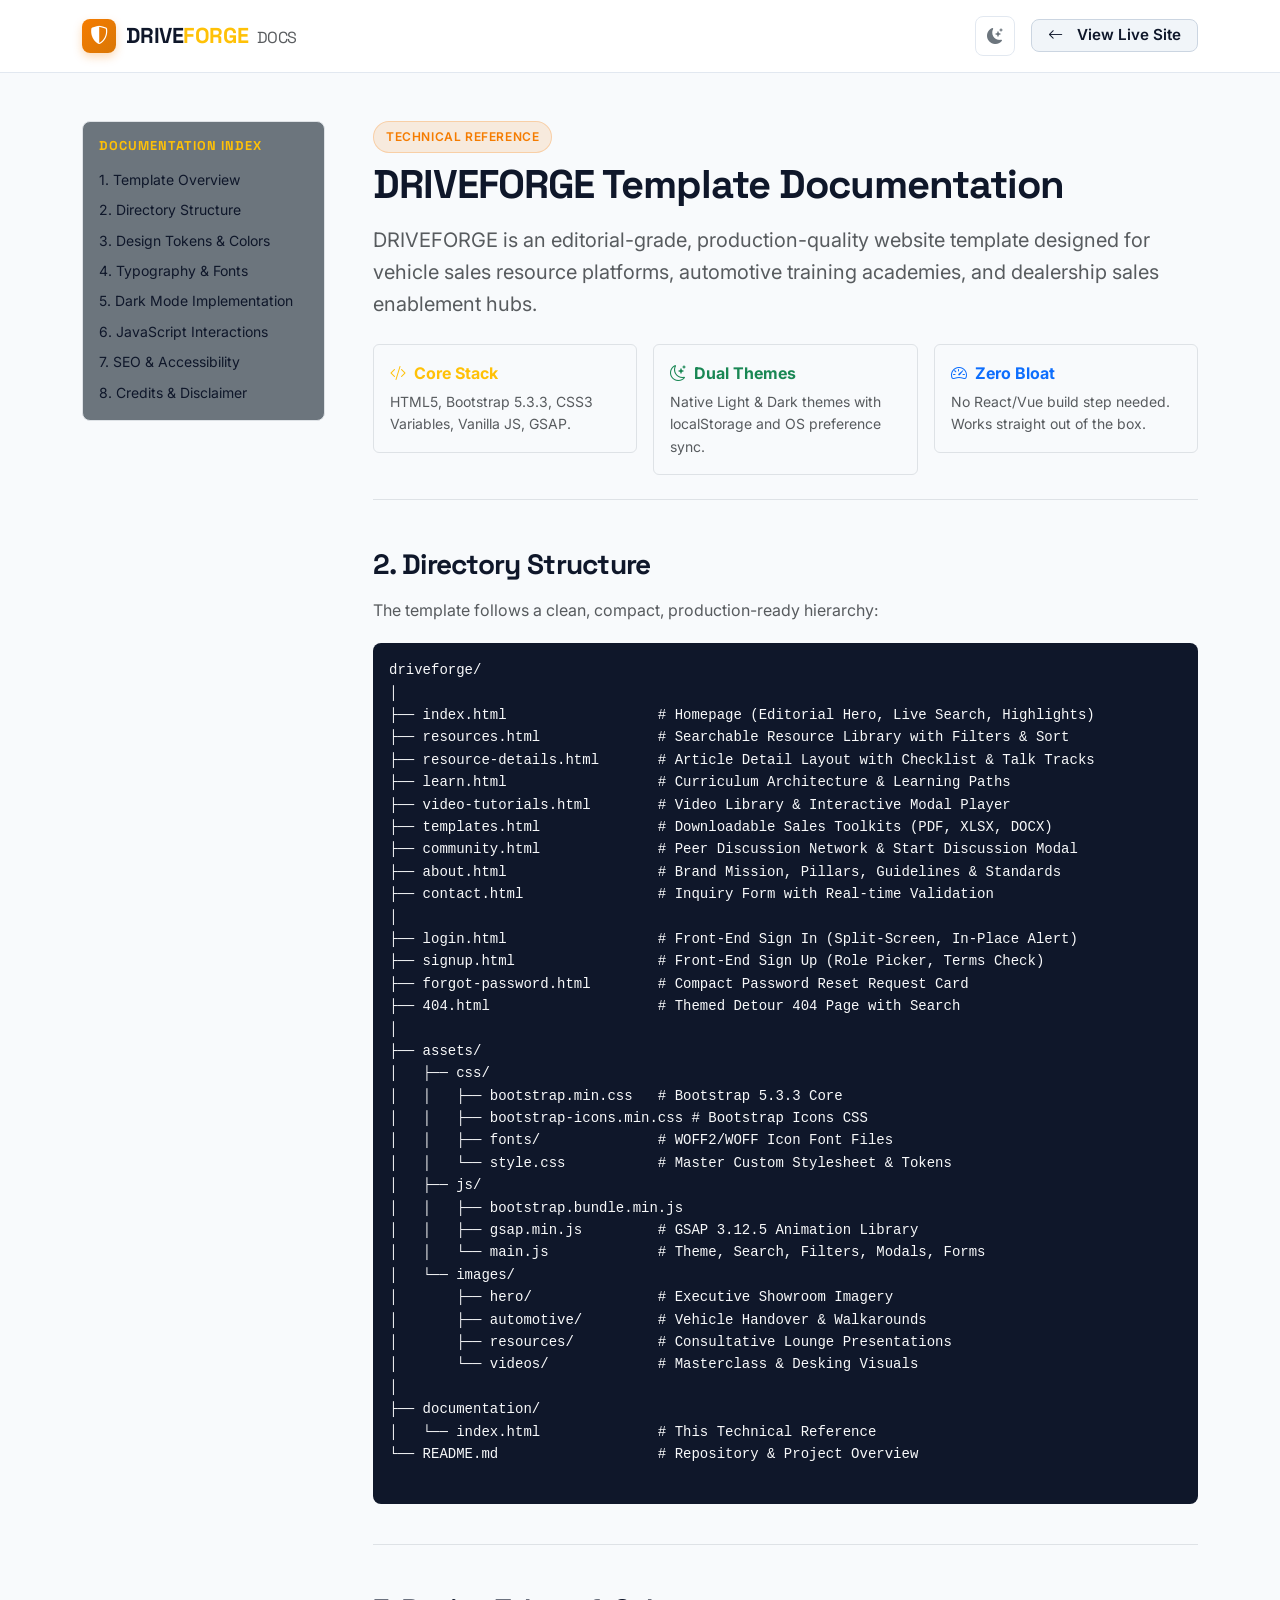
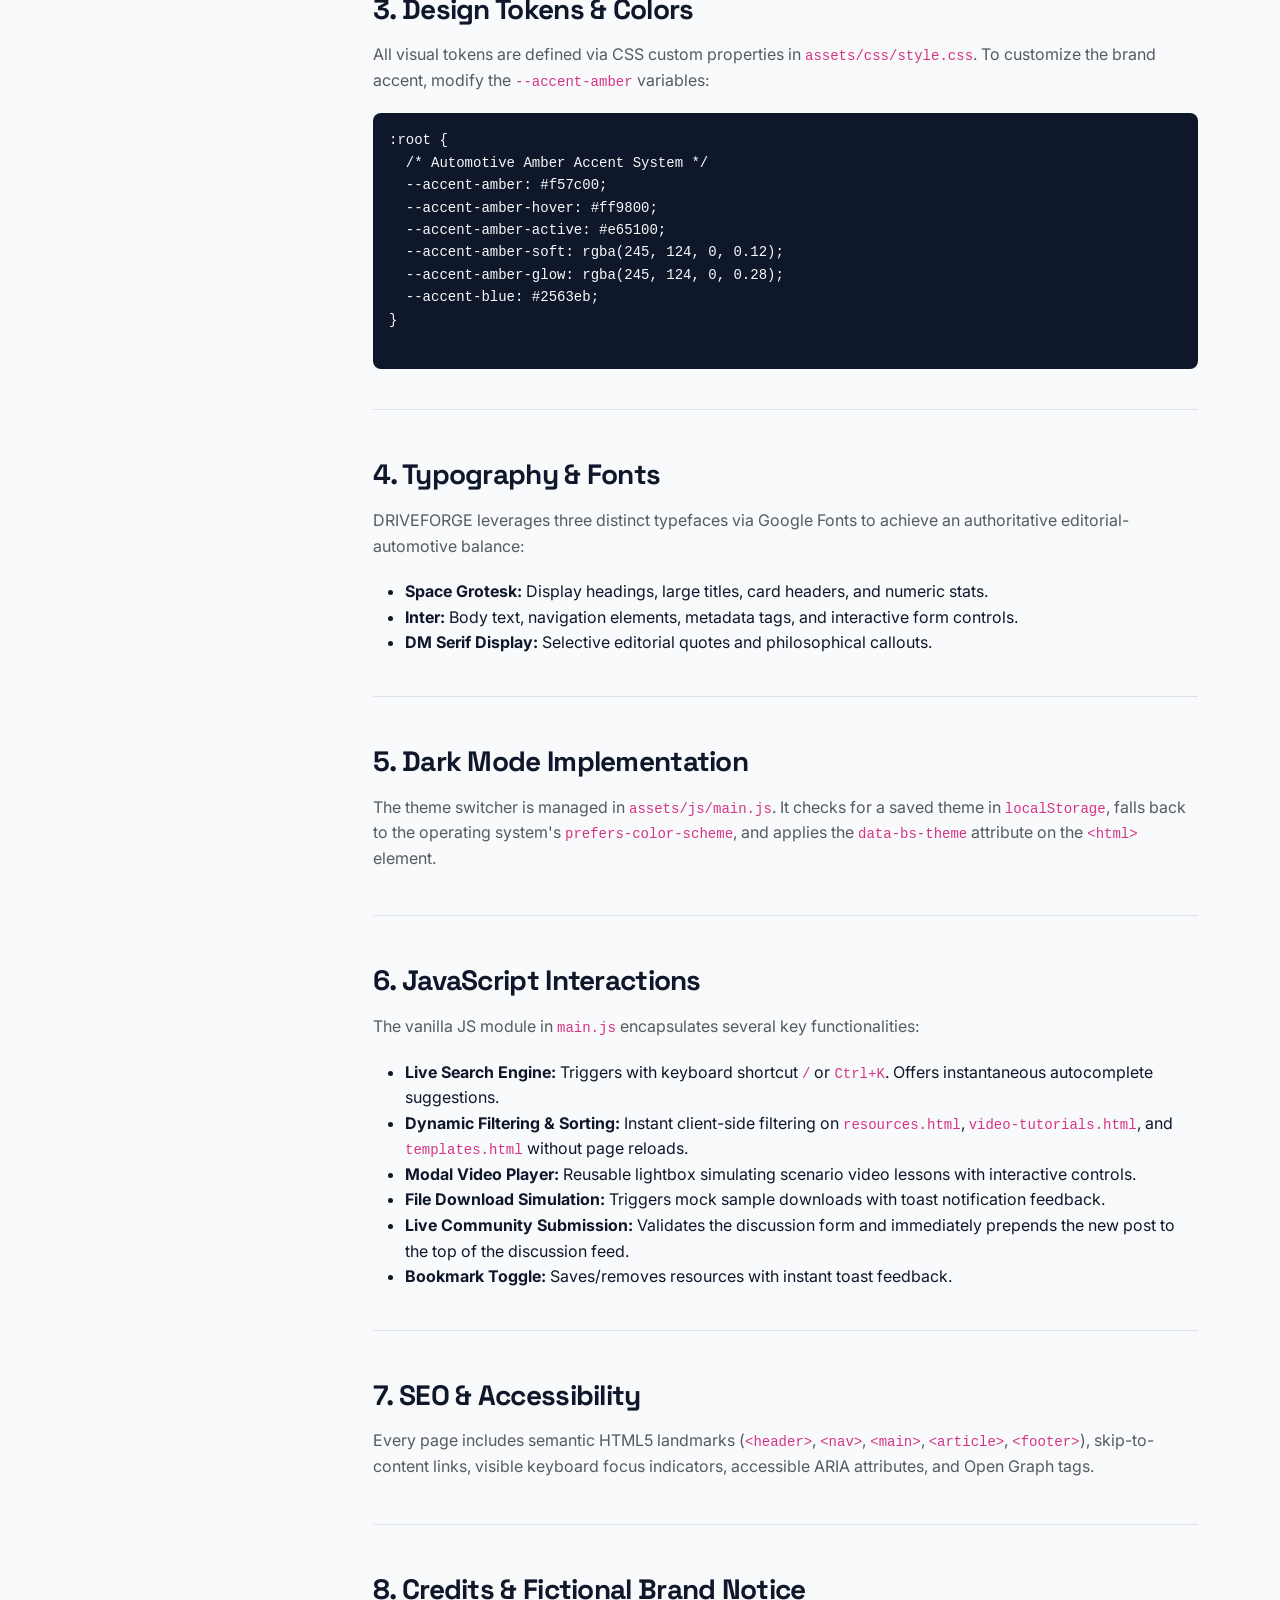
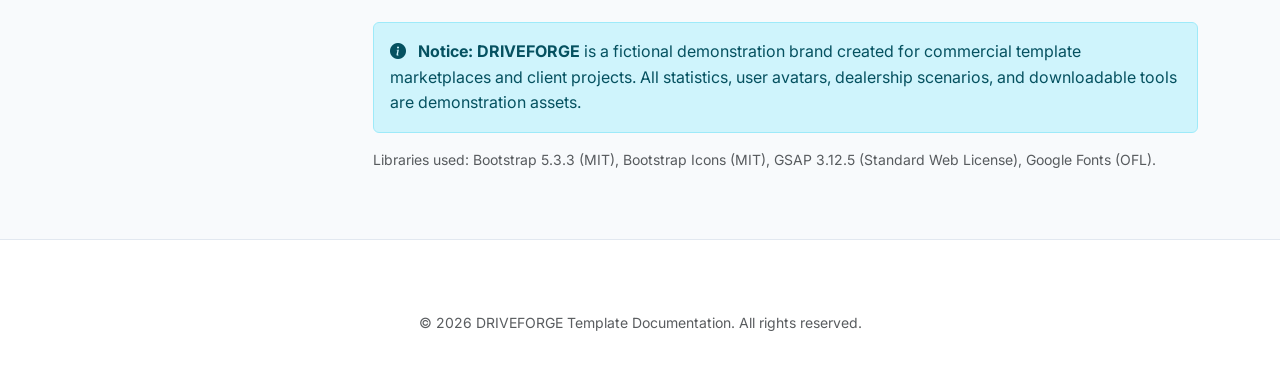
<file: documentation/index.html>
<!DOCTYPE html>
<html lang="en" data-bs-theme="light">
<head>
  <meta charset="UTF-8">
  <meta name="viewport" content="width=device-width, initial-scale=1.0">
  <title>Documentation & Setup Guide — DRIVEFORGE Template</title>
  <meta name="description" content="Technical documentation, file architecture, and customization guide for the DRIVEFORGE Vehicle Sales Resource & Knowledge Network website template.">
  
  <link rel="stylesheet" href="../assets/css/bootstrap.min.css">
  <link rel="stylesheet" href="../assets/css/bootstrap-icons.min.css">
  <link rel="stylesheet" href="../assets/css/style.css">
  <link rel="icon" type="image/svg+xml" href="data:image/svg+xml,<svg xmlns='http://www.w3.org/2000/svg' viewBox='0 0 100 100'><rect width='100' height='100' rx='20' fill='%23f57c00'/><path d='M30 25 L70 50 L30 75 Z' fill='%23ffffff'/></svg>">
</head>
<body>
  <a href="#main-content" class="skip-link">Skip to main content</a>

  <!-- NAVBAR -->
  <header>
    <nav class="navbar navbar-expand-lg navbar-driveforge" aria-label="Main Navigation">
      <div class="container">
        <a class="navbar-brand navbar-brand-logo" href="../index.html">
          <span class="logo-badge"><i class="bi bi-shield-shaded"></i></span>
          <span>DRIVE<span class="text-warning">FORGE</span> <small class="text-muted fw-normal fs-6 ms-1">DOCS</small></span>
        </a>

        <div class="d-flex align-items-center gap-3">
          <button class="btn btn-icon theme-toggle-btn" type="button" aria-label="Toggle Theme">
            <i class="bi bi-moon-stars-fill"></i>
          </button>
          <a href="../index.html" class="btn btn-secondary-custom py-1 px-3 small">
            <i class="bi bi-arrow-left me-1"></i> View Live Site
          </a>
        </div>
      </div>
    </nav>
  </header>

  <!-- MAIN DOCUMENTATION CONTENT -->
  <main id="main-content" class="py-5">
    <div class="container">
      <div class="row g-5">
        <!-- Sidebar Navigation (Left) -->
        <div class="col-lg-3">
          <div class="position-sticky" style="top: 100px;">
            <div class="p-3 rounded-3 bg-secondary border border-subtle">
              <h6 class="fw-bold text-uppercase text-warning mb-3" style="font-size: 0.8rem; letter-spacing: 0.08em;">Documentation Index</h6>
              <ul class="list-unstyled mb-0 d-flex flex-column gap-2 small">
                <li><a href="#overview" class="text-reset">1. Template Overview</a></li>
                <li><a href="#structure" class="text-reset">2. Directory Structure</a></li>
                <li><a href="#theme-colors" class="text-reset">3. Design Tokens & Colors</a></li>
                <li><a href="#typography" class="text-reset">4. Typography & Fonts</a></li>
                <li><a href="#dark-mode" class="text-reset">5. Dark Mode Implementation</a></li>
                <li><a href="#interactions" class="text-reset">6. JavaScript Interactions</a></li>
                <li><a href="#seo-a11y" class="text-reset">7. SEO & Accessibility</a></li>
                <li><a href="#credits" class="text-reset">8. Credits & Disclaimer</a></li>
              </ul>
            </div>
          </div>
        </div>

        <!-- Documentation Body (Right) -->
        <div class="col-lg-9">
          <!-- Overview -->
          <section id="overview" class="mb-5 pb-4 border-bottom border-subtle">
            <span class="badge-custom badge-amber mb-2">Technical Reference</span>
            <h1 class="display-6 fw-bold mb-3">DRIVEFORGE Template Documentation</h1>
            <p class="fs-5 text-muted mb-4">
              DRIVEFORGE is an editorial-grade, production-quality website template designed for vehicle sales resource platforms, automotive training academies, and dealership sales enablement hubs.
            </p>

            <div class="row g-3">
              <div class="col-md-4">
                <div class="p-3 rounded bg-tertiary border border-subtle">
                  <div class="fw-bold text-warning mb-1"><i class="bi bi-code-slash me-1"></i> Core Stack</div>
                  <div class="text-muted small">HTML5, Bootstrap 5.3.3, CSS3 Variables, Vanilla JS, GSAP.</div>
                </div>
              </div>
              <div class="col-md-4">
                <div class="p-3 rounded bg-tertiary border border-subtle">
                  <div class="fw-bold text-success mb-1"><i class="bi bi-moon-stars me-1"></i> Dual Themes</div>
                  <div class="text-muted small">Native Light & Dark themes with localStorage and OS preference sync.</div>
                </div>
              </div>
              <div class="col-md-4">
                <div class="p-3 rounded bg-tertiary border border-subtle">
                  <div class="fw-bold text-primary mb-1"><i class="bi bi-speedometer2 me-1"></i> Zero Bloat</div>
                  <div class="text-muted small">No React/Vue build step needed. Works straight out of the box.</div>
                </div>
              </div>
            </div>
          </section>

          <!-- Structure -->
          <section id="structure" class="mb-5 pb-4 border-bottom border-subtle">
            <h2 class="h3 fw-bold mb-3">2. Directory Structure</h2>
            <p class="text-muted">The template follows a clean, compact, production-ready hierarchy:</p>
            <pre class="p-3 rounded-3 text-light font-monospace small" style="background: var(--code-bg); overflow-x: auto;">
driveforge/
│
├── index.html                  # Homepage (Editorial Hero, Live Search, Highlights)
├── resources.html              # Searchable Resource Library with Filters & Sort
├── resource-details.html       # Article Detail Layout with Checklist & Talk Tracks
├── learn.html                  # Curriculum Architecture & Learning Paths
├── video-tutorials.html        # Video Library & Interactive Modal Player
├── templates.html              # Downloadable Sales Toolkits (PDF, XLSX, DOCX)
├── community.html              # Peer Discussion Network & Start Discussion Modal
├── about.html                  # Brand Mission, Pillars, Guidelines & Standards
├── contact.html                # Inquiry Form with Real-time Validation
│
├── login.html                  # Front-End Sign In (Split-Screen, In-Place Alert)
├── signup.html                 # Front-End Sign Up (Role Picker, Terms Check)
├── forgot-password.html        # Compact Password Reset Request Card
├── 404.html                    # Themed Detour 404 Page with Search
│
├── assets/
│   ├── css/
│   │   ├── bootstrap.min.css   # Bootstrap 5.3.3 Core
│   │   ├── bootstrap-icons.min.css # Bootstrap Icons CSS
│   │   ├── fonts/              # WOFF2/WOFF Icon Font Files
│   │   └── style.css           # Master Custom Stylesheet & Tokens
│   ├── js/
│   │   ├── bootstrap.bundle.min.js
│   │   ├── gsap.min.js         # GSAP 3.12.5 Animation Library
│   │   └── main.js             # Theme, Search, Filters, Modals, Forms
│   └── images/
│       ├── hero/               # Executive Showroom Imagery
│       ├── automotive/         # Vehicle Handover & Walkarounds
│       ├── resources/          # Consultative Lounge Presentations
│       └── videos/             # Masterclass & Desking Visuals
│
├── documentation/
│   └── index.html              # This Technical Reference
└── README.md                   # Repository & Project Overview
            </pre>
          </section>

          <!-- Design Tokens & Colors -->
          <section id="theme-colors" class="mb-5 pb-4 border-bottom border-subtle">
            <h2 class="h3 fw-bold mb-3">3. Design Tokens & Colors</h2>
            <p class="text-muted">
              All visual tokens are defined via CSS custom properties in <code>assets/css/style.css</code>. To customize the brand accent, modify the <code>--accent-amber</code> variables:
            </p>
            <pre class="p-3 rounded-3 text-light font-monospace small" style="background: var(--code-bg); overflow-x: auto;">
:root {
  /* Automotive Amber Accent System */
  --accent-amber: #f57c00;
  --accent-amber-hover: #ff9800;
  --accent-amber-active: #e65100;
  --accent-amber-soft: rgba(245, 124, 0, 0.12);
  --accent-amber-glow: rgba(245, 124, 0, 0.28);
  --accent-blue: #2563eb;
}
            </pre>
          </section>

          <!-- Typography -->
          <section id="typography" class="mb-5 pb-4 border-bottom border-subtle">
            <h2 class="h3 fw-bold mb-3">4. Typography & Fonts</h2>
            <p class="text-muted">
              DRIVEFORGE leverages three distinct typefaces via Google Fonts to achieve an authoritative editorial-automotive balance:
            </p>
            <ul>
              <li><strong>Space Grotesk:</strong> Display headings, large titles, card headers, and numeric stats.</li>
              <li><strong>Inter:</strong> Body text, navigation elements, metadata tags, and interactive form controls.</li>
              <li><strong>DM Serif Display:</strong> Selective editorial quotes and philosophical callouts.</li>
            </ul>
          </section>

          <!-- Dark Mode -->
          <section id="dark-mode" class="mb-5 pb-4 border-bottom border-subtle">
            <h2 class="h3 fw-bold mb-3">5. Dark Mode Implementation</h2>
            <p class="text-muted">
              The theme switcher is managed in <code>assets/js/main.js</code>. It checks for a saved theme in <code>localStorage</code>, falls back to the operating system's <code>prefers-color-scheme</code>, and applies the <code>data-bs-theme</code> attribute on the <code>&lt;html&gt;</code> element.
            </p>
          </section>

          <!-- JavaScript Interactions -->
          <section id="interactions" class="mb-5 pb-4 border-bottom border-subtle">
            <h2 class="h3 fw-bold mb-3">6. JavaScript Interactions</h2>
            <p class="text-muted">The vanilla JS module in <code>main.js</code> encapsulates several key functionalities:</p>
            <ul>
              <li><strong>Live Search Engine:</strong> Triggers with keyboard shortcut <code>/</code> or <code>Ctrl+K</code>. Offers instantaneous autocomplete suggestions.</li>
              <li><strong>Dynamic Filtering & Sorting:</strong> Instant client-side filtering on <code>resources.html</code>, <code>video-tutorials.html</code>, and <code>templates.html</code> without page reloads.</li>
              <li><strong>Modal Video Player:</strong> Reusable lightbox simulating scenario video lessons with interactive controls.</li>
              <li><strong>File Download Simulation:</strong> Triggers mock sample downloads with toast notification feedback.</li>
              <li><strong>Live Community Submission:</strong> Validates the discussion form and immediately prepends the new post to the top of the discussion feed.</li>
              <li><strong>Bookmark Toggle:</strong> Saves/removes resources with instant toast feedback.</li>
            </ul>
          </section>

          <!-- SEO & Accessibility -->
          <section id="seo-a11y" class="mb-5 pb-4 border-bottom border-subtle">
            <h2 class="h3 fw-bold mb-3">7. SEO & Accessibility</h2>
            <p class="text-muted">
              Every page includes semantic HTML5 landmarks (<code>&lt;header&gt;</code>, <code>&lt;nav&gt;</code>, <code>&lt;main&gt;</code>, <code>&lt;article&gt;</code>, <code>&lt;footer&gt;</code>), skip-to-content links, visible keyboard focus indicators, accessible ARIA attributes, and Open Graph tags.
            </p>
          </section>

          <!-- Credits & Disclaimer -->
          <section id="credits">
            <h2 class="h3 fw-bold mb-3">8. Credits & Fictional Brand Notice</h2>
            <div class="alert alert-info border-subtle" role="alert">
              <i class="bi bi-info-circle-fill me-2"></i>
              <strong>Notice:</strong> <strong>DRIVEFORGE</strong> is a fictional demonstration brand created for commercial template marketplaces and client projects. All statistics, user avatars, dealership scenarios, and downloadable tools are demonstration assets.
            </div>
            <p class="text-muted small">
              Libraries used: Bootstrap 5.3.3 (MIT), Bootstrap Icons (MIT), GSAP 3.12.5 (Standard Web License), Google Fonts (OFL).
            </p>
          </section>
        </div>
      </div>
    </div>
  </main>

  <!-- FOOTER -->
  <footer class="footer-driveforge">
    <div class="container text-center text-muted small">
      © 2026 DRIVEFORGE Template Documentation. All rights reserved.
    </div>
  </footer>

  <script src="../assets/js/bootstrap.bundle.min.js"></script>
  <script src="../assets/js/gsap.min.js"></script>
  <script src="../assets/js/main.js"></script>
</body>
</html>
</file>
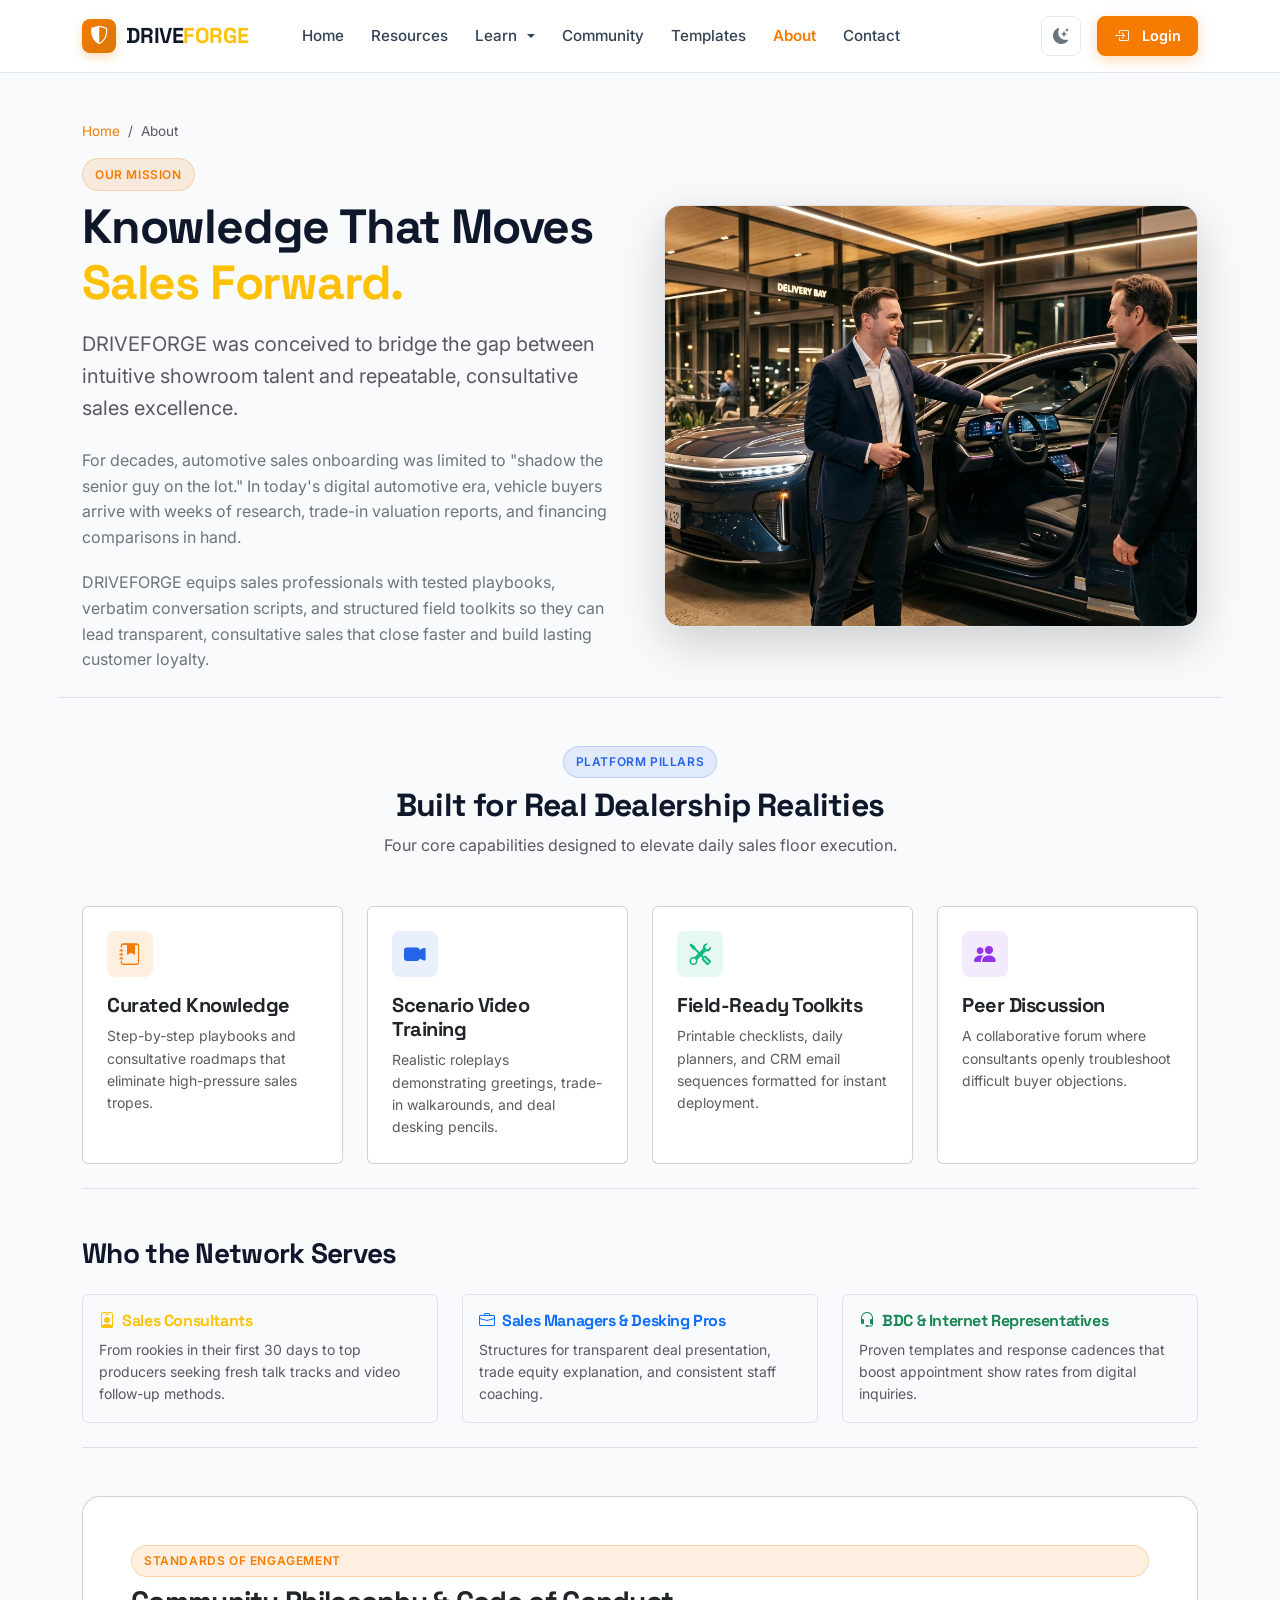
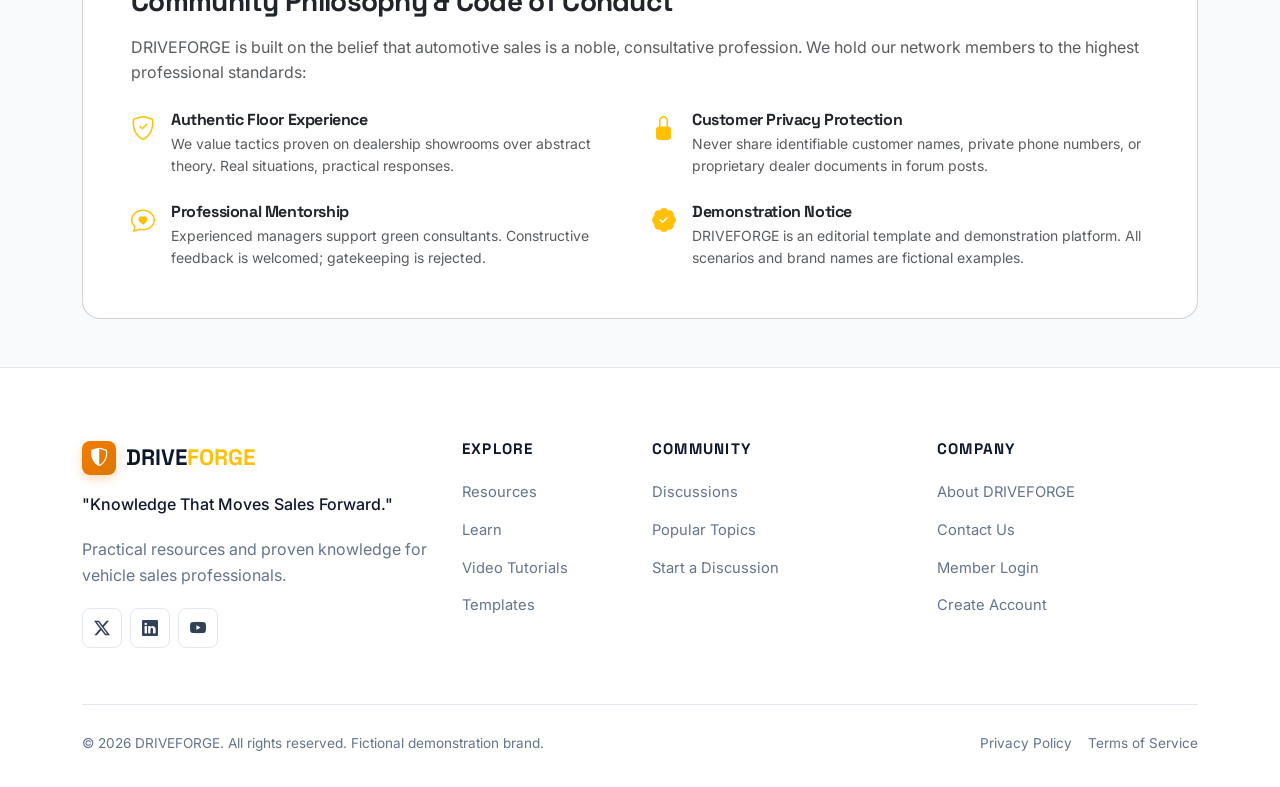
<file: about.html>
<!DOCTYPE html>
<html lang="en" data-bs-theme="light">
<head>
  <meta charset="UTF-8">
  <meta name="viewport" content="width=device-width, initial-scale=1.0">
  <title>About DRIVEFORGE — Vehicle Sales Knowledge Network</title>
  <meta name="description" content="Learn about DRIVEFORGE's mission to empower automotive sales professionals through structured knowledge, scenario video tutorials, and practical field toolkits.">
  
  <link rel="stylesheet" href="assets/css/bootstrap.min.css">
  <link rel="stylesheet" href="assets/css/bootstrap-icons.min.css">
  <link rel="stylesheet" href="assets/css/style.css">
  <link rel="icon" type="image/svg+xml" href="data:image/svg+xml,<svg xmlns='http://www.w3.org/2000/svg' viewBox='0 0 100 100'><rect width='100' height='100' rx='20' fill='%23f57c00'/><path d='M30 25 L70 50 L30 75 Z' fill='%23ffffff'/></svg>">
</head>
<body>
  <a href="#main-content" class="skip-link">Skip to main content</a>

  <!-- NAVBAR -->
  <header>
    <nav class="navbar navbar-expand-lg navbar-driveforge" aria-label="Main Navigation">
      <div class="container">
        <a class="navbar-brand navbar-brand-logo" href="index.html">
          <span class="logo-badge"><i class="bi bi-shield-shaded"></i></span>
          <span>DRIVE<span class="text-warning">FORGE</span></span>
        </a>

        <div class="d-flex align-items-center gap-2 d-lg-none">
          <button class="btn btn-icon theme-toggle-btn" type="button" aria-label="Toggle Theme">
            <i class="bi bi-moon-stars-fill"></i>
          </button>
          <button class="navbar-toggler navbar-toggler-custom" type="button" data-bs-toggle="offcanvas" data-bs-target="#mobileNavbar" aria-controls="mobileNavbar" aria-label="Toggle navigation">
            <i class="bi bi-list fs-4"></i>
          </button>
        </div>

        <div class="collapse navbar-collapse" id="desktopNavMenu">
          <ul class="navbar-nav me-auto mb-2 mb-lg-0 ms-lg-4">
            <li class="nav-item"><a class="nav-link-custom" href="index.html">Home</a></li>
            <li class="nav-item"><a class="nav-link-custom" href="resources.html">Resources</a></li>
            <li class="nav-item dropdown">
              <a class="nav-link-custom dropdown-toggle" href="#" role="button" data-bs-toggle="dropdown">Learn</a>
              <ul class="dropdown-menu">
                <li><a class="dropdown-item dropdown-item-custom" href="video-tutorials.html"><i class="bi bi-play-circle-fill"></i> Video Tutorials</a></li>
                <li><a class="dropdown-item dropdown-item-custom" href="learn.html"><i class="bi bi-mortarboard"></i> Learning Paths</a></li>
              </ul>
            </li>
            <li class="nav-item"><a class="nav-link-custom" href="community.html">Community</a></li>
            <li class="nav-item"><a class="nav-link-custom" href="templates.html">Templates</a></li>
            <li class="nav-item"><a class="nav-link-custom active" href="about.html">About</a></li>
            <li class="nav-item"><a class="nav-link-custom" href="contact.html">Contact</a></li>
          </ul>

          <div class="d-flex align-items-center gap-3">
            <button class="btn btn-icon theme-toggle-btn" type="button" aria-label="Toggle Theme" title="Toggle Theme">
              <i class="bi bi-moon-stars-fill"></i>
            </button>
            <a href="login.html" class="btn btn-primary-custom py-2 px-3" style="font-size: 0.9rem;">
              <i class="bi bi-box-arrow-in-right me-1"></i>
              <span>Login</span>
            </a>
          </div>
        </div>
      </div>
    </nav>

    <!-- Mobile Offcanvas -->
    <div class="offcanvas offcanvas-end mobile-nav-panel" tabindex="-1" id="mobileNavbar">
      <div class="offcanvas-header border-bottom border-subtle">
        <a class="navbar-brand navbar-brand-logo mb-0" href="index.html">
          <span class="logo-badge"><i class="bi bi-shield-shaded"></i></span>
          <span>DRIVE<span class="text-warning">FORGE</span></span>
        </a>
        <button type="button" class="btn-close text-reset" data-bs-dismiss="offcanvas"></button>
      </div>
      <div class="offcanvas-body d-flex flex-column justify-content-between p-4">
        <div>
          <ul class="navbar-nav mb-4">
            <li class="nav-item mb-2"><a class="nav-link-custom fs-5" href="index.html">Home</a></li>
            <li class="nav-item mb-2"><a class="nav-link-custom fs-5" href="resources.html">Resources</a></li>
            
            <!-- Learn Dropdown -->
            <li class="nav-item mb-2 dropdown">
              <a class="nav-link-custom dropdown-toggle fs-5 d-flex align-items-center justify-content-between" href="#" role="button" data-bs-toggle="dropdown" aria-expanded="false">
                <span>Learn</span>
              </a>
              <ul class="dropdown-menu border border-subtle shadow-sm my-1">
                <li><a class="dropdown-item dropdown-item-custom py-2" href="video-tutorials.html"><i class="bi bi-play-circle-fill me-2 text-warning"></i> Video Tutorials</a></li>
                <li><a class="dropdown-item dropdown-item-custom py-2" href="learn.html"><i class="bi bi-mortarboard me-2 text-warning"></i> Learning Paths</a></li>
              </ul>
            </li>

            <li class="nav-item mb-2"><a class="nav-link-custom fs-5" href="templates.html">Templates</a></li>
            <li class="nav-item mb-2"><a class="nav-link-custom fs-5" href="community.html">Community</a></li>
            <li class="nav-item mb-2"><a class="nav-link-custom active fs-5" href="about.html">About</a></li>
            <li class="nav-item mb-2"><a class="nav-link-custom fs-5" href="contact.html">Contact</a></li>
          </ul>
        </div>
        <div class="pt-3 border-top border-subtle d-grid gap-2">
          <a href="login.html" class="btn btn-primary-custom w-100 py-2">
            <i class="bi bi-box-arrow-in-right me-1"></i>
            <span>Login</span>
          </a>
        </div>
      </div>
    </div>
  </header>

  <!-- MAIN CONTENT -->
  <main id="main-content" class="py-5">
    <div class="container">
      <nav aria-label="breadcrumb" class="mb-3">
        <ol class="breadcrumb" style="font-size: 0.85rem;">
          <li class="breadcrumb-item"><a href="index.html">Home</a></li>
          <li class="breadcrumb-item active" aria-current="page">About</li>
        </ol>
      </nav>

      <!-- Mission Hero -->
      <div class="row align-items-center g-5 mb-5 pb-4 border-bottom border-subtle">
        <div class="col-lg-6">
          <span class="badge-custom badge-amber mb-2">Our Mission</span>
          <h1 class="display-5 fw-bold mb-3">Knowledge That Moves <span class="text-warning">Sales Forward.</span></h1>
          <p class="fs-5 text-muted mb-4">
            DRIVEFORGE was conceived to bridge the gap between intuitive showroom talent and repeatable, consultative sales excellence.
          </p>
          <p class="text-secondary">
            For decades, automotive sales onboarding was limited to "shadow the senior guy on the lot." In today's digital automotive era, vehicle buyers arrive with weeks of research, trade-in valuation reports, and financing comparisons in hand.
          </p>
          <p class="text-secondary mb-0">
            DRIVEFORGE equips sales professionals with tested playbooks, verbatim conversation scripts, and structured field toolkits so they can lead transparent, consultative sales that close faster and build lasting customer loyalty.
          </p>
        </div>
        <div class="col-lg-6">
          <div class="rounded-4 overflow-hidden border border-subtle shadow-lg">
            <img src="assets/images/automotive/test_drive_walkaround.jpg" alt="Automotive sales consultation and delivery" style="width: 100%; height: 420px; object-fit: cover;">
          </div>
        </div>
      </div>

      <!-- What We Provide (4 Pillars) -->
      <div class="mb-5 pb-4 border-bottom border-subtle">
        <div class="text-center max-w-700 mx-auto mb-5">
          <span class="badge-custom badge-blue mb-2">Platform Pillars</span>
          <h2 class="h2 fw-bold">Built for Real Dealership Realities</h2>
          <p class="text-muted">Four core capabilities designed to elevate daily sales floor execution.</p>
        </div>

        <div class="row g-4">
          <div class="col-md-6 col-lg-3">
            <div class="card p-4 h-100 border-subtle" style="background: var(--bg-card);">
              <div class="category-pill-icon mb-3"><i class="bi bi-journal-bookmark-fill"></i></div>
              <h3 class="h5 fw-bold mb-2">Curated Knowledge</h3>
              <p class="text-muted small mb-0">Step-by-step playbooks and consultative roadmaps that eliminate high-pressure sales tropes.</p>
            </div>
          </div>
          <div class="col-md-6 col-lg-3">
            <div class="card p-4 h-100 border-subtle" style="background: var(--bg-card);">
              <div class="category-pill-icon mb-3" style="background: rgba(37, 99, 235, 0.1); color: var(--accent-blue);"><i class="bi bi-camera-video-fill"></i></div>
              <h3 class="h5 fw-bold mb-2">Scenario Video Training</h3>
              <p class="text-muted small mb-0">Realistic roleplays demonstrating greetings, trade-in walkarounds, and deal desking pencils.</p>
            </div>
          </div>
          <div class="col-md-6 col-lg-3">
            <div class="card p-4 h-100 border-subtle" style="background: var(--bg-card);">
              <div class="category-pill-icon mb-3" style="background: rgba(16, 185, 129, 0.1); color: #10b981;"><i class="bi bi-tools"></i></div>
              <h3 class="h5 fw-bold mb-2">Field-Ready Toolkits</h3>
              <p class="text-muted small mb-0">Printable checklists, daily planners, and CRM email sequences formatted for instant deployment.</p>
            </div>
          </div>
          <div class="col-md-6 col-lg-3">
            <div class="card p-4 h-100 border-subtle" style="background: var(--bg-card);">
              <div class="category-pill-icon mb-3" style="background: rgba(147, 51, 234, 0.1); color: #9333ea;"><i class="bi bi-people-fill"></i></div>
              <h3 class="h5 fw-bold mb-2">Peer Discussion</h3>
              <p class="text-muted small mb-0">A collaborative forum where consultants openly troubleshoot difficult buyer objections.</p>
            </div>
          </div>
        </div>
      </div>

      <!-- Who It's For -->
      <div class="mb-5 pb-4 border-bottom border-subtle">
        <h2 class="h3 fw-bold mb-4">Who the Network Serves</h2>
        <div class="row g-4">
          <div class="col-md-4">
            <div class="p-3 rounded bg-tertiary border border-subtle h-100">
              <h4 class="h6 fw-bold text-warning mb-2"><i class="bi bi-person-badge me-1"></i> Sales Consultants</h4>
              <p class="text-muted small mb-0">From rookies in their first 30 days to top producers seeking fresh talk tracks and video follow-up methods.</p>
            </div>
          </div>
          <div class="col-md-4">
            <div class="p-3 rounded bg-tertiary border border-subtle h-100">
              <h4 class="h6 fw-bold text-primary mb-2"><i class="bi bi-briefcase me-1"></i> Sales Managers & Desking Pros</h4>
              <p class="text-muted small mb-0">Structures for transparent deal presentation, trade equity explanation, and consistent staff coaching.</p>
            </div>
          </div>
          <div class="col-md-4">
            <div class="p-3 rounded bg-tertiary border border-subtle h-100">
              <h4 class="h6 fw-bold text-success mb-2"><i class="bi bi-headset me-1"></i> BDC & Internet Representatives</h4>
              <p class="text-muted small mb-0">Proven templates and response cadences that boost appointment show rates from digital inquiries.</p>
            </div>
          </div>
        </div>
      </div>

      <!-- Community Philosophy & Standards (Anchor for Guidelines) -->
      <div id="guidelines" class="card p-4 p-lg-5 border-medium" style="background: var(--bg-secondary); border-radius: var(--radius-lg);">
        <span class="badge-custom badge-amber mb-2">Standards of Engagement</span>
        <h3 class="h3 fw-bold mb-3">Community Philosophy & Code of Conduct</h3>
        <p class="text-muted mb-4">
          DRIVEFORGE is built on the belief that automotive sales is a noble, consultative profession. We hold our network members to the highest professional standards:
        </p>

        <div class="row g-4">
          <div class="col-md-6">
            <div class="d-flex gap-3">
              <i class="bi bi-shield-check text-warning fs-4 flex-shrink-0"></i>
              <div>
                <h4 class="h6 fw-bold mb-1">Authentic Floor Experience</h4>
                <p class="text-muted small mb-0">We value tactics proven on dealership showrooms over abstract theory. Real situations, practical responses.</p>
              </div>
            </div>
          </div>
          <div class="col-md-6">
            <div class="d-flex gap-3">
              <i class="bi bi-lock-fill text-warning fs-4 flex-shrink-0"></i>
              <div>
                <h4 class="h6 fw-bold mb-1">Customer Privacy Protection</h4>
                <p class="text-muted small mb-0">Never share identifiable customer names, private phone numbers, or proprietary dealer documents in forum posts.</p>
              </div>
            </div>
          </div>
          <div class="col-md-6">
            <div class="d-flex gap-3">
              <i class="bi bi-chat-heart text-warning fs-4 flex-shrink-0"></i>
              <div>
                <h4 class="h6 fw-bold mb-1">Professional Mentorship</h4>
                <p class="text-muted small mb-0">Experienced managers support green consultants. Constructive feedback is welcomed; gatekeeping is rejected.</p>
              </div>
            </div>
          </div>
          <div class="col-md-6">
            <div class="d-flex gap-3">
              <i class="bi bi-patch-check-fill text-warning fs-4 flex-shrink-0"></i>
              <div>
                <h4 class="h6 fw-bold mb-1">Demonstration Notice</h4>
                <p class="text-muted small mb-0">DRIVEFORGE is an editorial template and demonstration platform. All scenarios and brand names are fictional examples.</p>
              </div>
            </div>
          </div>
        </div>
      </div>

    </div>
  </main>

  <!-- FOOTER -->
  <footer class="footer-driveforge">
    <div class="container">
      <div class="row g-4">
        <div class="col-lg-4 col-md-6">
          <div class="footer-logo-title">
            <span class="logo-badge"><i class="bi bi-shield-shaded"></i></span>
            <span>DRIVE<span class="text-warning">FORGE</span></span>
          </div>
          <p class="footer-tagline">"Knowledge That Moves Sales Forward."</p>
          <p class="footer-desc">Practical resources and proven knowledge for vehicle sales professionals.</p>
          <div class="d-flex gap-2 mt-3">
            <a href="https://twitter.com" target="_blank" rel="noopener noreferrer" class="btn-icon" aria-label="Twitter"><i class="bi bi-twitter-x"></i></a>
            <a href="https://linkedin.com" target="_blank" rel="noopener noreferrer" class="btn-icon" aria-label="LinkedIn"><i class="bi bi-linkedin"></i></a>
            <a href="https://youtube.com" target="_blank" rel="noopener noreferrer" class="btn-icon" aria-label="YouTube"><i class="bi bi-youtube"></i></a>
          </div>
        </div>
        <div class="col-lg-2 col-md-6 col-6">
          <h4 class="footer-heading">Explore</h4>
          <ul class="footer-nav-list">
            <li><a href="resources.html">Resources</a></li>
            <li><a href="learn.html">Learn</a></li>
            <li><a href="video-tutorials.html">Video Tutorials</a></li>
            <li><a href="templates.html">Templates</a></li>
          </ul>
        </div>
        <div class="col-lg-3 col-md-6 col-6">
          <h4 class="footer-heading">Community</h4>
          <ul class="footer-nav-list">
            <li><a href="community.html">Discussions</a></li>
            <li><a href="community.html">Popular Topics</a></li>
            <li><a href="community.html">Start a Discussion</a></li>
          </ul>
        </div>
        <div class="col-lg-3 col-md-6">
          <h4 class="footer-heading">Company</h4>
          <ul class="footer-nav-list">
            <li><a href="about.html">About DRIVEFORGE</a></li>
            <li><a href="contact.html">Contact Us</a></li>
            <li><a href="login.html">Member Login</a></li>
            <li><a href="signup.html">Create Account</a></li>
          </ul>
        </div>
      </div>
      <div class="footer-bottom-strip d-flex flex-column flex-md-row justify-content-between align-items-center gap-3">
        <div>© 2026 DRIVEFORGE. All rights reserved. Fictional demonstration brand.</div>
        <div class="d-flex gap-3">
          <a href="about.html" class="text-reset text-decoration-none">Privacy Policy</a>
          <a href="about.html" class="text-reset text-decoration-none">Terms of Service</a>
        </div>
      </div>
    </div>
  </footer>

  <script src="assets/js/bootstrap.bundle.min.js"></script>
  <script src="assets/js/gsap.min.js"></script>
  <script src="assets/js/main.js"></script>
</body>
</html>
</file>
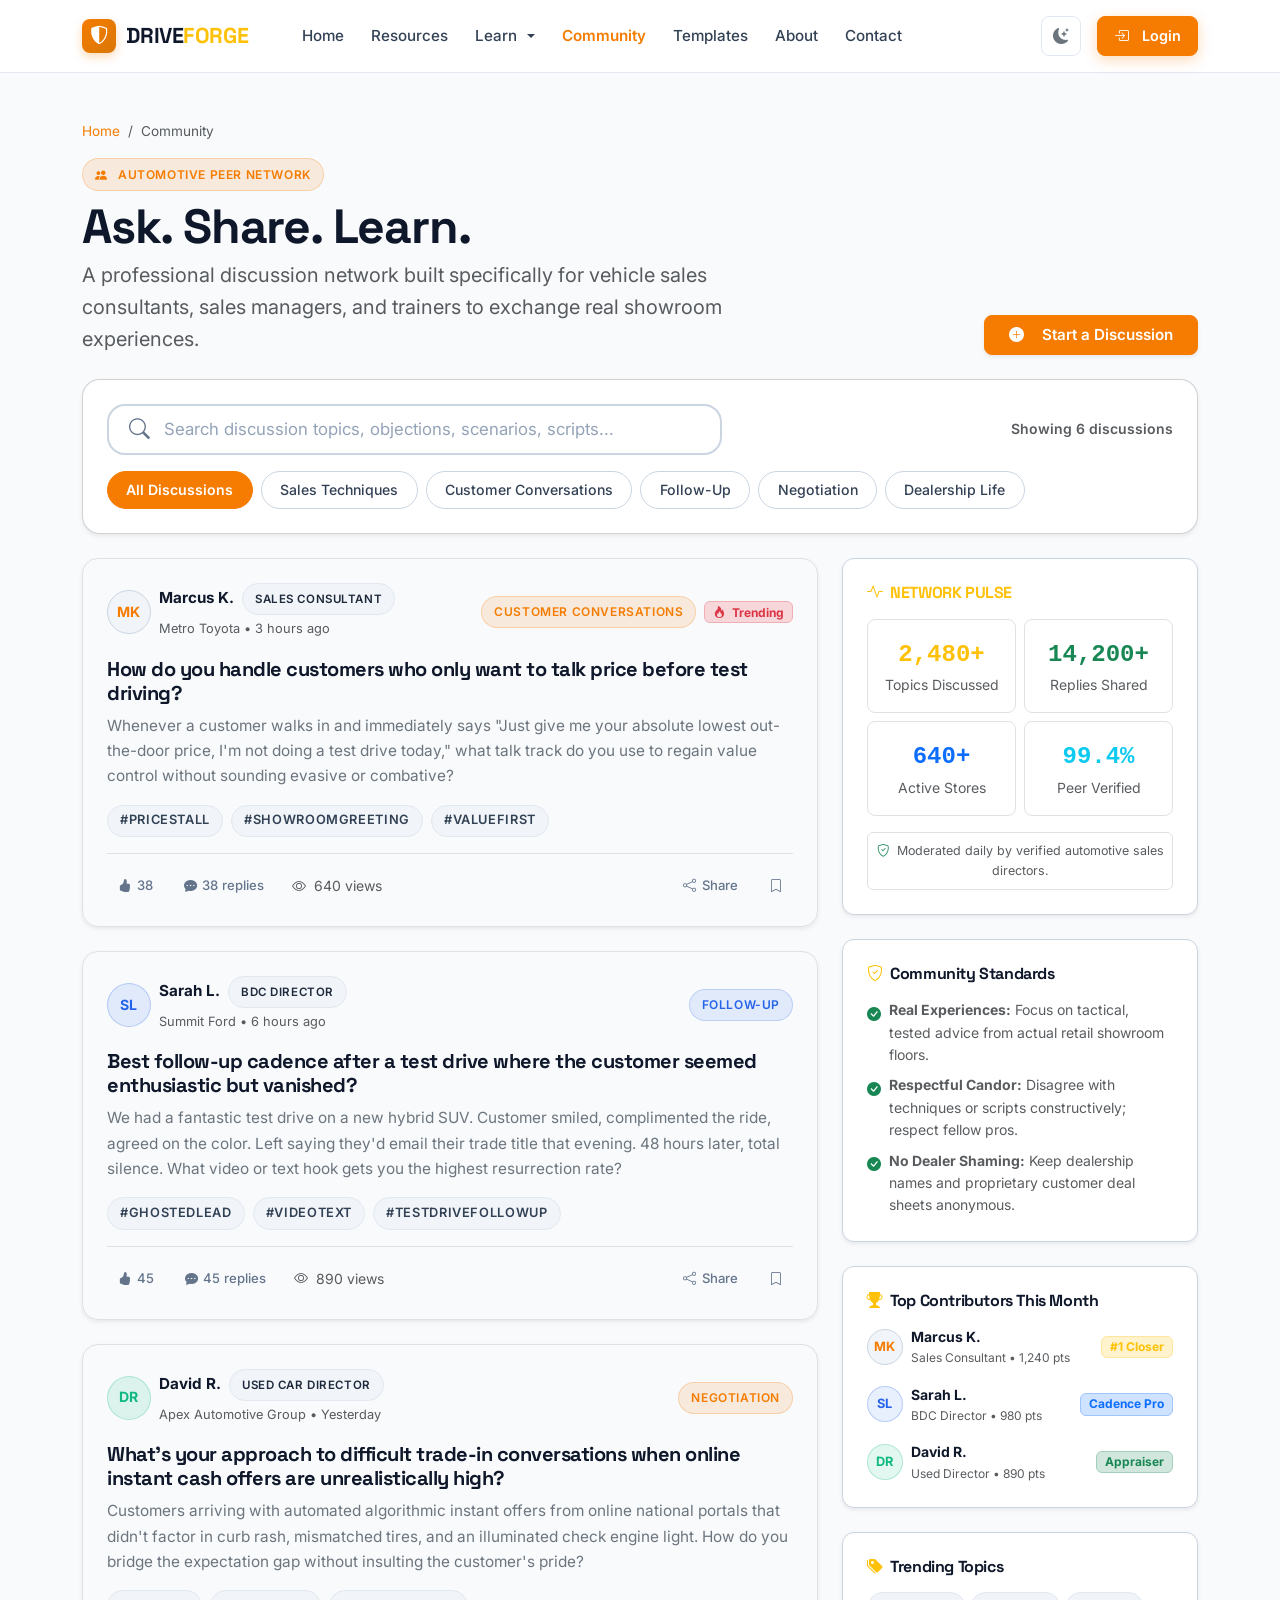
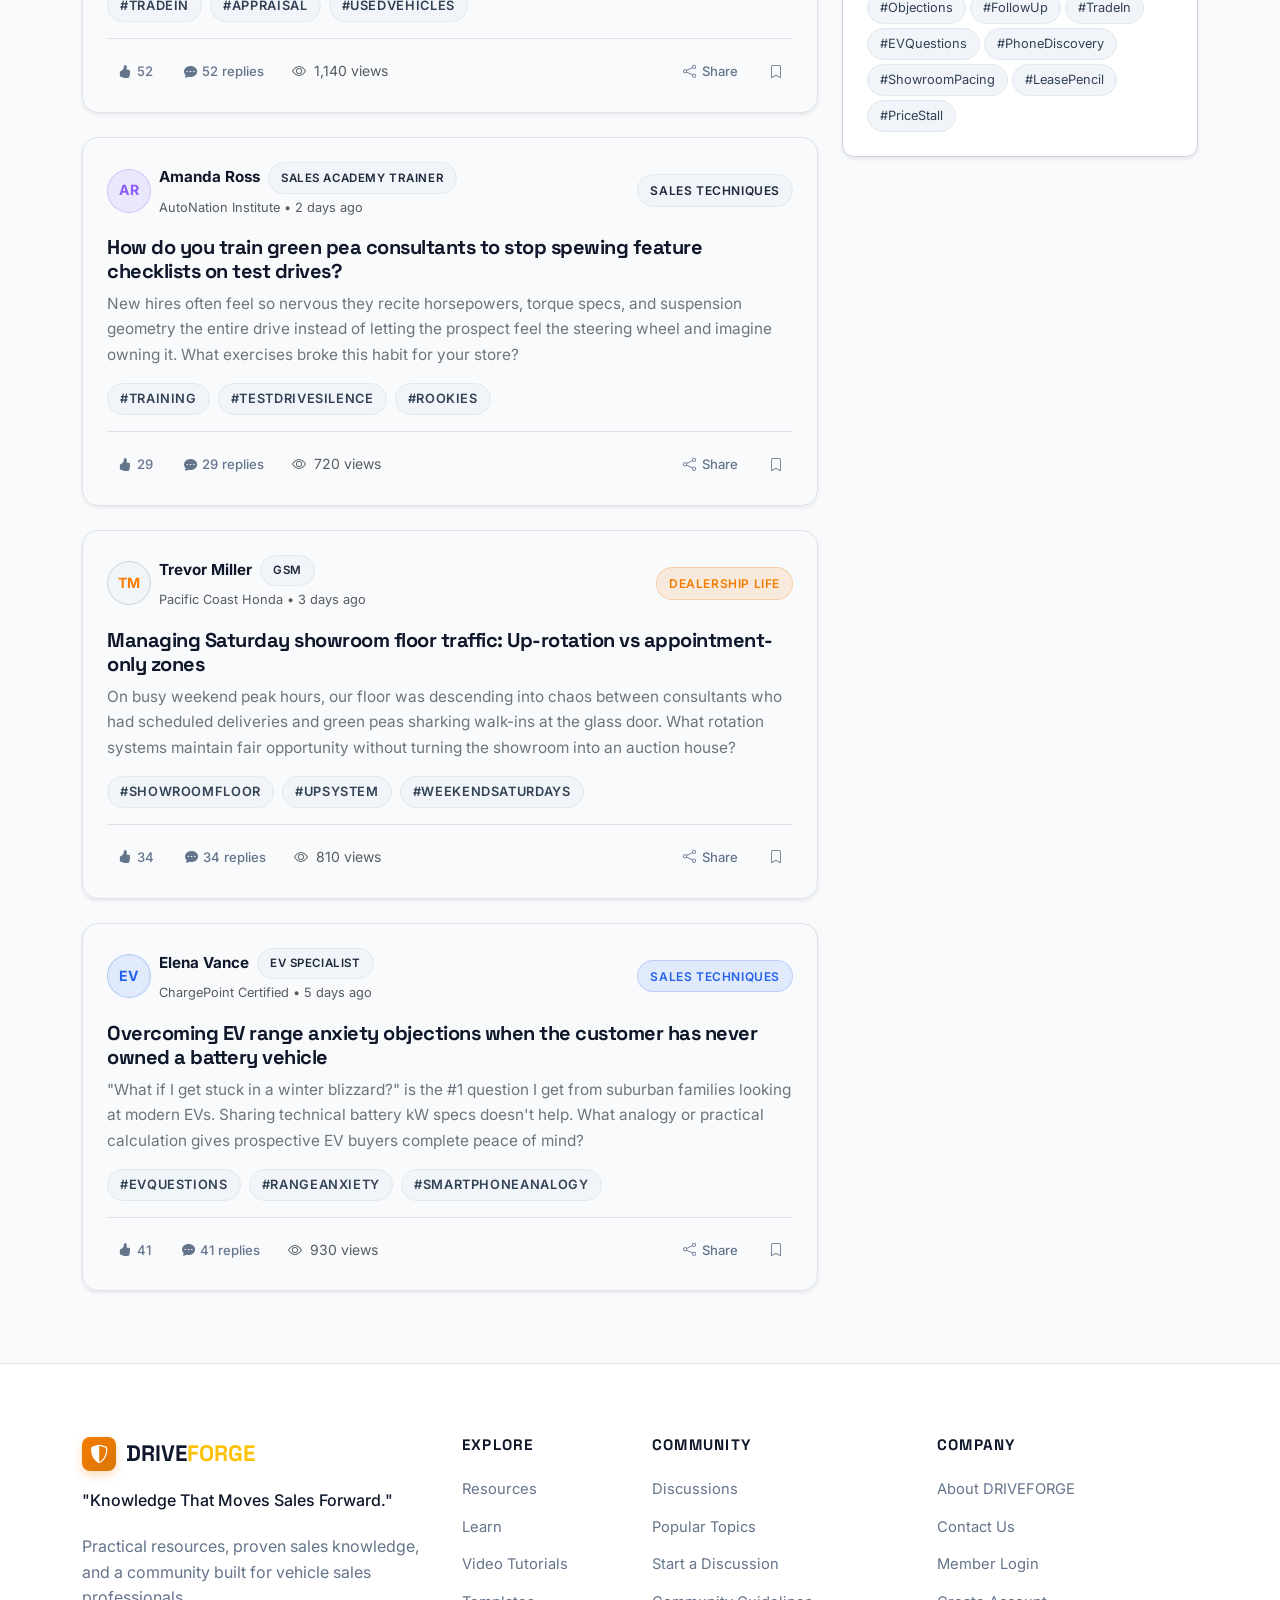
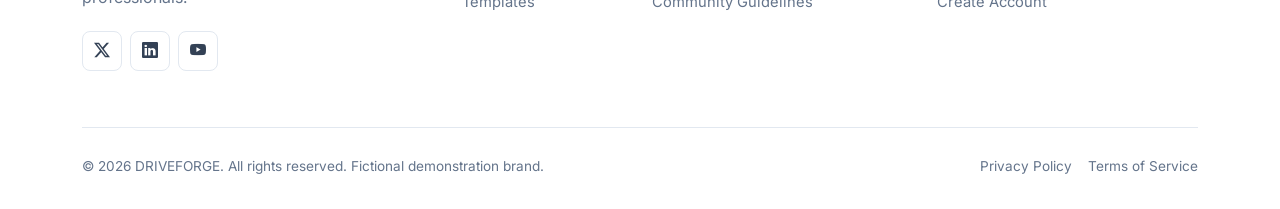
<file: community.html>
<!DOCTYPE html>
<html lang="en" data-bs-theme="light">
<head>
  <meta charset="UTF-8">
  <meta name="viewport" content="width=device-width, initial-scale=1.0">
  <title>Sales Community & Peer Discussions — DRIVEFORGE Knowledge Network</title>
  <meta name="description" content="Connect with vehicle sales consultants, sales managers, and BDC pros. Discuss real showroom challenges, price objection strategies, and customer retention.">
  <meta name="keywords" content="car sales community, automotive sales forum, showroom objection discussion, sales consultant network, vehicle sales training">
  
  <link rel="stylesheet" href="assets/css/bootstrap.min.css">
  <link rel="stylesheet" href="assets/css/bootstrap-icons.min.css">
  <link rel="stylesheet" href="assets/css/style.css">
  <link rel="icon" type="image/svg+xml" href="data:image/svg+xml,<svg xmlns='http://www.w3.org/2000/svg' viewBox='0 0 100 100'><rect width='100' height='100' rx='20' fill='%23f57c00'/><path d='M30 25 L70 50 L30 75 Z' fill='%23ffffff'/></svg>">
</head>
<body>
  <a href="#main-content" class="skip-link">Skip to main content</a>

  <!-- ===================================================================
       NAVBAR
       =================================================================== -->
  <header>
    <nav class="navbar navbar-expand-lg navbar-driveforge" aria-label="Main Navigation">
      <div class="container">
        <!-- Brand Logo -->
        <a class="navbar-brand navbar-brand-logo" href="index.html">
          <span class="logo-badge"><i class="bi bi-shield-shaded"></i></span>
          <span>DRIVE<span class="text-warning">FORGE</span></span>
        </a>

        <!-- Mobile Toggler & Theme Toggle -->
        <div class="d-flex align-items-center gap-2 d-lg-none">
          <button class="btn btn-icon theme-toggle-btn" type="button" aria-label="Toggle Theme" title="Toggle Theme">
            <i class="bi bi-moon-stars-fill"></i>
          </button>
          <button class="navbar-toggler navbar-toggler-custom" type="button" data-bs-toggle="offcanvas" data-bs-target="#mobileNavbar" aria-controls="mobileNavbar" aria-label="Toggle navigation">
            <i class="bi bi-list fs-4"></i>
          </button>
        </div>

        <!-- Desktop Navigation Menu -->
        <div class="collapse navbar-collapse" id="desktopNavMenu">
          <ul class="navbar-nav me-auto mb-2 mb-lg-0 ms-lg-4">
            <li class="nav-item"><a class="nav-link-custom" href="index.html">Home</a></li>
            <li class="nav-item"><a class="nav-link-custom" href="resources.html">Resources</a></li>
            <li class="nav-item dropdown">
              <a class="nav-link-custom dropdown-toggle" href="#" role="button" data-bs-toggle="dropdown" aria-expanded="false">Learn</a>
              <ul class="dropdown-menu">
                <li><a class="dropdown-item dropdown-item-custom" href="video-tutorials.html"><i class="bi bi-play-circle-fill"></i> Video Tutorials</a></li>
                <li><a class="dropdown-item dropdown-item-custom" href="learn.html"><i class="bi bi-mortarboard"></i> Learning Paths</a></li>
              </ul>
            </li>
            <li class="nav-item"><a class="nav-link-custom active" aria-current="page" href="community.html">Community</a></li>
            <li class="nav-item"><a class="nav-link-custom" href="templates.html">Templates</a></li>
            <li class="nav-item"><a class="nav-link-custom" href="about.html">About</a></li>
            <li class="nav-item"><a class="nav-link-custom" href="contact.html">Contact</a></li>
          </ul>

          <!-- Action Button: Login Only -->
          <div class="d-flex align-items-center gap-3">
            <button class="btn btn-icon theme-toggle-btn" type="button" aria-label="Toggle Theme" title="Toggle Theme">
              <i class="bi bi-moon-stars-fill"></i>
            </button>
            <a href="login.html" class="btn btn-primary-custom py-2 px-3" style="font-size: 0.9rem;">
              <i class="bi bi-box-arrow-in-right me-1"></i>
              <span>Login</span>
            </a>
          </div>
        </div>
      </div>
    </nav>

    <!-- Mobile Offcanvas -->
    <div class="offcanvas offcanvas-end mobile-nav-panel" tabindex="-1" id="mobileNavbar">
      <div class="offcanvas-header border-bottom border-subtle">
        <a class="navbar-brand navbar-brand-logo mb-0" href="index.html">
          <span class="logo-badge"><i class="bi bi-shield-shaded"></i></span>
          <span>DRIVE<span class="text-warning">FORGE</span></span>
        </a>
        <button type="button" class="btn-close text-reset" data-bs-dismiss="offcanvas" aria-label="Close"></button>
      </div>
      <div class="offcanvas-body d-flex flex-column justify-content-between p-4">
        <div>
          <ul class="navbar-nav mb-4">
            <li class="nav-item mb-2"><a class="nav-link-custom fs-5" href="index.html">Home</a></li>
            <li class="nav-item mb-2"><a class="nav-link-custom fs-5" href="resources.html">Resources</a></li>
            
            <!-- Learn Dropdown -->
            <li class="nav-item mb-2 dropdown">
              <a class="nav-link-custom dropdown-toggle fs-5 d-flex align-items-center justify-content-between" href="#" role="button" data-bs-toggle="dropdown" aria-expanded="false">
                <span>Learn</span>
              </a>
              <ul class="dropdown-menu border border-subtle shadow-sm my-1">
                <li><a class="dropdown-item dropdown-item-custom py-2" href="video-tutorials.html"><i class="bi bi-play-circle-fill me-2 text-warning"></i> Video Tutorials</a></li>
                <li><a class="dropdown-item dropdown-item-custom py-2" href="learn.html"><i class="bi bi-mortarboard me-2 text-warning"></i> Learning Paths</a></li>
              </ul>
            </li>

            <li class="nav-item mb-2"><a class="nav-link-custom fs-5" href="templates.html">Templates</a></li>
            <li class="nav-item mb-2"><a class="nav-link-custom active fs-5" href="community.html">Community</a></li>
            <li class="nav-item mb-2"><a class="nav-link-custom fs-5" href="about.html">About</a></li>
            <li class="nav-item mb-2"><a class="nav-link-custom fs-5" href="contact.html">Contact</a></li>
          </ul>
        </div>
        <div class="pt-3 border-top border-subtle d-grid gap-2">
          <a href="login.html" class="btn btn-primary-custom w-100 py-2">
            <i class="bi bi-box-arrow-in-right me-1"></i>
            <span>Login</span>
          </a>
        </div>
      </div>
    </div>
  </header>

  <!-- ===================================================================
       MAIN CONTENT
       =================================================================== -->
  <main id="main-content" class="py-5">
    <div class="container">
      <!-- Breadcrumb -->
      <nav aria-label="breadcrumb" class="mb-3">
        <ol class="breadcrumb" style="font-size: 0.85rem;">
          <li class="breadcrumb-item"><a href="index.html">Home</a></li>
          <li class="breadcrumb-item active" aria-current="page">Community</li>
        </ol>
      </nav>

      <!-- Page Header -->
      <div class="d-flex flex-column flex-md-row justify-content-between align-items-md-end mb-4 gap-3">
        <div>
          <span class="badge-custom badge-amber mb-2"><i class="bi bi-people-fill me-1"></i> Automotive Peer Network</span>
          <h1 class="display-5 fw-bold mb-1">Ask. Share. Learn.</h1>
          <p class="text-muted fs-5 mb-0" style="max-width: 680px;">
            A professional discussion network built specifically for vehicle sales consultants, sales managers, and trainers to exchange real showroom experiences.
          </p>
        </div>
        <div>
          <button type="button" class="btn btn-primary-custom py-2 px-4 shadow-sm" data-bs-toggle="modal" data-bs-target="#startDiscussionModal">
            <i class="bi bi-plus-circle-fill me-2"></i>
            <span>Start a Discussion</span>
          </button>
        </div>
      </div>

      <!-- Controls & Filter Strip -->
      <div class="card p-3 p-md-4 mb-4 border-subtle shadow-sm" style="background: var(--bg-secondary); border-radius: var(--radius-lg);">
        <div class="row g-3 align-items-center">
          <div class="col-lg-7">
            <div class="search-input-group m-0" style="box-shadow: none;">
              <i class="bi bi-search search-icon"></i>
              <input type="text" class="library-search-input" placeholder="Search discussion topics, objections, scenarios, scripts..." aria-label="Search discussions">
            </div>
          </div>
          <div class="col-lg-5 d-flex justify-content-lg-end align-items-center gap-3">
            <div class="results-counter text-muted small fw-semibold">Showing 6 discussions</div>
          </div>
        </div>

        <div class="filter-tabs mt-3 mb-0">
          <button type="button" class="filter-btn active" data-filter="all">All Discussions</button>
          <button type="button" class="filter-btn" data-filter="techniques">Sales Techniques</button>
          <button type="button" class="filter-btn" data-filter="conversations">Customer Conversations</button>
          <button type="button" class="filter-btn" data-filter="follow-up">Follow-Up</button>
          <button type="button" class="filter-btn" data-filter="negotiation">Negotiation</button>
          <button type="button" class="filter-btn" data-filter="dealership">Dealership Life</button>
        </div>
      </div>

      <!-- Main Layout Grid -->
      <div class="row g-4 align-items-start">
        <!-- Main Discussions Stream (Left) -->
        <div class="col-lg-8" id="communityDiscussionFeed">
          
          <!-- Discussion Card 1: Price Objection -->
          <div class="card-treatment-discussion filterable-card mb-4 p-4 rounded-4 bg-card border border-subtle shadow-sm" data-category="conversations" data-date="20261001" data-popularity="96">
            <div class="d-flex align-items-center justify-content-between mb-3 flex-wrap gap-2">
              <div class="d-flex align-items-center gap-2">
                <div class="discussion-avatar">MK</div>
                <div>
                  <div class="fw-bold" style="font-size: 0.95rem; color: var(--text-primary);">Marcus K. <span class="badge-custom ms-1" style="font-size: 0.72rem;">Sales Consultant</span></div>
                  <span class="text-muted" style="font-size: 0.8rem;">Metro Toyota • 3 hours ago</span>
                </div>
              </div>
              <div class="d-flex align-items-center gap-2">
                <span class="badge-custom badge-amber">Customer Conversations</span>
                <span class="badge bg-danger-subtle text-danger border border-danger-subtle small"><i class="bi bi-fire me-1"></i> Trending</span>
              </div>
            </div>

            <h3 class="card-title-text h5 fw-bold mb-2">
              <a href="javascript:void(0);" class="text-reset text-decoration-none hover-amber discussion-title-link">How do you handle customers who only want to talk price before test driving?</a>
            </h3>
            
            <p class="card-desc-text text-secondary mb-3" style="font-size: 0.96rem; line-height: 1.65;">
              Whenever a customer walks in and immediately says "Just give me your absolute lowest out-the-door price, I'm not doing a test drive today," what talk track do you use to regain value control without sounding evasive or combative?
            </p>

            <div class="d-flex flex-wrap gap-2 mb-3">
              <span class="badge-custom popular-tag" data-search="PriceStall">#PriceStall</span>
              <span class="badge-custom popular-tag" data-search="ShowroomGreeting">#ShowroomGreeting</span>
              <span class="badge-custom popular-tag" data-search="ValueFirst">#ValueFirst</span>
            </div>

            <!-- Interaction Bar -->
            <div class="d-flex align-items-center justify-content-between pt-3 border-top border-subtle flex-wrap gap-2">
              <div class="d-flex align-items-center gap-2">
                <button type="button" class="discussion-action-btn upvote-btn" data-votes="38" aria-label="Upvote discussion">
                  <i class="bi bi-hand-thumbs-up-fill"></i>
                  <span class="vote-count">38</span>
                </button>
                <button type="button" class="discussion-action-btn reply-toggle-btn" aria-label="Toggle replies">
                  <i class="bi bi-chat-dots-fill"></i>
                  <span>38 replies</span>
                </button>
                <span class="text-muted small ms-2"><i class="bi bi-eye me-1"></i> 640 views</span>
              </div>
              <div class="d-flex align-items-center gap-2">
                <button type="button" class="discussion-action-btn share-btn" aria-label="Share discussion link">
                  <i class="bi bi-share"></i>
                  <span>Share</span>
                </button>
                <button type="button" class="discussion-action-btn bookmark-btn" aria-label="Bookmark discussion">
                  <i class="bi bi-bookmark"></i>
                </button>
              </div>
            </div>

            <!-- Expandable Reply Drawer (Preview of real community answers) -->
            <div class="discussion-reply-drawer mt-3" style="display: none;">
              <h4 class="small fw-bold text-uppercase text-muted mb-3"><i class="bi bi-chat-left-quote-fill text-warning me-1"></i> Top Community Insight</h4>
              <div class="reply-bubble">
                <div class="d-flex align-items-center justify-content-between mb-1">
                  <strong class="small" style="color: var(--accent-amber);">Danielle Perez (General Sales Manager)</strong>
                  <span class="text-muted" style="font-size: 0.75rem;">1 hour ago</span>
                </div>
                <p class="small text-secondary mb-0">
                  "I tell them: <em>'I will gladly get you our very best price right on paper, Mr. Customer. My only job first is to make sure you actually love the vehicle, because even if I discounted it by 50%, the wrong car at any price is a waste of your hard-earned money. Let's do a 4-minute spin first.'</em> That disarms them 85% of the time."
                </p>
              </div>
              
              <!-- Quick Reply Form -->
              <form class="quick-reply-form mt-2 d-flex gap-2">
                <input type="text" class="form-control form-control-sm form-control-custom" placeholder="Share your experience or talk track..." required>
                <button type="submit" class="btn btn-sm btn-primary-custom flex-shrink-0">Reply</button>
              </form>
            </div>
          </div>

          <!-- Discussion Card 2: Follow-Up -->
          <div class="card-treatment-discussion filterable-card mb-4 p-4 rounded-4 bg-card border border-subtle shadow-sm" data-category="follow-up" data-date="20260930" data-popularity="92">
            <div class="d-flex align-items-center justify-content-between mb-3 flex-wrap gap-2">
              <div class="d-flex align-items-center gap-2">
                <div class="discussion-avatar avatar-blue">SL</div>
                <div>
                  <div class="fw-bold" style="font-size: 0.95rem; color: var(--text-primary);">Sarah L. <span class="badge-custom ms-1" style="font-size: 0.72rem;">BDC Director</span></div>
                  <span class="text-muted" style="font-size: 0.8rem;">Summit Ford • 6 hours ago</span>
                </div>
              </div>
              <span class="badge-custom badge-blue">Follow-Up</span>
            </div>

            <h3 class="card-title-text h5 fw-bold mb-2">
              <a href="javascript:void(0);" class="text-reset text-decoration-none hover-amber discussion-title-link">Best follow-up cadence after a test drive where the customer seemed enthusiastic but vanished?</a>
            </h3>

            <p class="card-desc-text text-secondary mb-3" style="font-size: 0.96rem; line-height: 1.65;">
              We had a fantastic test drive on a new hybrid SUV. Customer smiled, complimented the ride, agreed on the color. Left saying they'd email their trade title that evening. 48 hours later, total silence. What video or text hook gets you the highest resurrection rate?
            </p>

            <div class="d-flex flex-wrap gap-2 mb-3">
              <span class="badge-custom popular-tag" data-search="GhostedLead">#GhostedLead</span>
              <span class="badge-custom popular-tag" data-search="VideoText">#VideoText</span>
              <span class="badge-custom popular-tag" data-search="TestDriveFollowUp">#TestDriveFollowUp</span>
            </div>

            <div class="d-flex align-items-center justify-content-between pt-3 border-top border-subtle flex-wrap gap-2">
              <div class="d-flex align-items-center gap-2">
                <button type="button" class="discussion-action-btn upvote-btn" data-votes="45" aria-label="Upvote discussion">
                  <i class="bi bi-hand-thumbs-up-fill"></i>
                  <span class="vote-count">45</span>
                </button>
                <button type="button" class="discussion-action-btn reply-toggle-btn" aria-label="Toggle replies">
                  <i class="bi bi-chat-dots-fill"></i>
                  <span>45 replies</span>
                </button>
                <span class="text-muted small ms-2"><i class="bi bi-eye me-1"></i> 890 views</span>
              </div>
              <div class="d-flex align-items-center gap-2">
                <button type="button" class="discussion-action-btn share-btn" aria-label="Share discussion link">
                  <i class="bi bi-share"></i>
                  <span>Share</span>
                </button>
                <button type="button" class="discussion-action-btn bookmark-btn" aria-label="Bookmark discussion">
                  <i class="bi bi-bookmark"></i>
                </button>
              </div>
            </div>

            <div class="discussion-reply-drawer mt-3" style="display: none;">
              <h4 class="small fw-bold text-uppercase text-muted mb-3"><i class="bi bi-chat-left-quote-fill text-primary me-1"></i> Top Community Insight</h4>
              <div class="reply-bubble">
                <div class="d-flex align-items-center justify-content-between mb-1">
                  <strong class="small" style="color: var(--accent-blue);">Corey Vance (Lead Closer)</strong>
                  <span class="text-muted" style="font-size: 0.75rem;">3 hours ago</span>
                </div>
                <p class="small text-secondary mb-0">
                  "Send a 12-second vertical video recorded from the driver's seat pointing at the instrument cluster: <em>'Hey John, was just pulling the hybrid back into our prep bay and wanted to double-check if your garage clearance was 78 inches like you mentioned. Give me a quick shout!'</em> Questions about their space get answered 3x faster than 'just checking in'."
                </p>
              </div>
              <form class="quick-reply-form mt-2 d-flex gap-2">
                <input type="text" class="form-control form-control-sm form-control-custom" placeholder="Add your follow-up script..." required>
                <button type="submit" class="btn btn-sm btn-primary-custom flex-shrink-0">Reply</button>
              </form>
            </div>
          </div>

          <!-- Discussion Card 3: Negotiation -->
          <div class="card-treatment-discussion filterable-card mb-4 p-4 rounded-4 bg-card border border-subtle shadow-sm" data-category="negotiation" data-date="20260928" data-popularity="88">
            <div class="d-flex align-items-center justify-content-between mb-3 flex-wrap gap-2">
              <div class="d-flex align-items-center gap-2">
                <div class="discussion-avatar avatar-green">DR</div>
                <div>
                  <div class="fw-bold" style="font-size: 0.95rem; color: var(--text-primary);">David R. <span class="badge-custom ms-1" style="font-size: 0.72rem;">Used Car Director</span></div>
                  <span class="text-muted" style="font-size: 0.8rem;">Apex Automotive Group • Yesterday</span>
                </div>
              </div>
              <span class="badge-custom badge-amber">Negotiation</span>
            </div>

            <h3 class="card-title-text h5 fw-bold mb-2">
              <a href="javascript:void(0);" class="text-reset text-decoration-none hover-amber discussion-title-link">What's your approach to difficult trade-in conversations when online instant cash offers are unrealistically high?</a>
            </h3>

            <p class="card-desc-text text-secondary mb-3" style="font-size: 0.96rem; line-height: 1.65;">
              Customers arriving with automated algorithmic instant offers from online national portals that didn't factor in curb rash, mismatched tires, and an illuminated check engine light. How do you bridge the expectation gap without insulting the customer's pride?
            </p>

            <div class="d-flex flex-wrap gap-2 mb-3">
              <span class="badge-custom popular-tag" data-search="TradeIn">#TradeIn</span>
              <span class="badge-custom popular-tag" data-search="Appraisal">#Appraisal</span>
              <span class="badge-custom popular-tag" data-search="UsedVehicles">#UsedVehicles</span>
            </div>

            <div class="d-flex align-items-center justify-content-between pt-3 border-top border-subtle flex-wrap gap-2">
              <div class="d-flex align-items-center gap-2">
                <button type="button" class="discussion-action-btn upvote-btn" data-votes="52" aria-label="Upvote discussion">
                  <i class="bi bi-hand-thumbs-up-fill"></i>
                  <span class="vote-count">52</span>
                </button>
                <button type="button" class="discussion-action-btn reply-toggle-btn" aria-label="Toggle replies">
                  <i class="bi bi-chat-dots-fill"></i>
                  <span>52 replies</span>
                </button>
                <span class="text-muted small ms-2"><i class="bi bi-eye me-1"></i> 1,140 views</span>
              </div>
              <div class="d-flex align-items-center gap-2">
                <button type="button" class="discussion-action-btn share-btn" aria-label="Share discussion link">
                  <i class="bi bi-share"></i>
                  <span>Share</span>
                </button>
                <button type="button" class="discussion-action-btn bookmark-btn" aria-label="Bookmark discussion">
                  <i class="bi bi-bookmark"></i>
                </button>
              </div>
            </div>

            <div class="discussion-reply-drawer mt-3" style="display: none;">
              <h4 class="small fw-bold text-uppercase text-muted mb-3"><i class="bi bi-chat-left-quote-fill text-success me-1"></i> Top Community Insight</h4>
              <div class="reply-bubble">
                <div class="d-flex align-items-center justify-content-between mb-1">
                  <strong class="small" style="color: #10b981;">Elena Rostova (Used Car Appraiser)</strong>
                  <span class="text-muted" style="font-size: 0.75rem;">12 hours ago</span>
                </div>
                <p class="small text-secondary mb-0">
                  "Do the silent walkaround with the customer holding the clipboard! When you find the tire tread at 2/32, let them touch it and say: <em>'If you were buying this car from me today, would you want brand new tires on it before taking your family home?'</em> They nod, and they realize the reconditioning cost on their own."
                </p>
              </div>
              <form class="quick-reply-form mt-2 d-flex gap-2">
                <input type="text" class="form-control form-control-sm form-control-custom" placeholder="Share your appraisal strategy..." required>
                <button type="submit" class="btn btn-sm btn-primary-custom flex-shrink-0">Reply</button>
              </form>
            </div>
          </div>

          <!-- Discussion Card 4: Sales Techniques -->
          <div class="card-treatment-discussion filterable-card mb-4 p-4 rounded-4 bg-card border border-subtle shadow-sm" data-category="techniques" data-date="20260925" data-popularity="85">
            <div class="d-flex align-items-center justify-content-between mb-3 flex-wrap gap-2">
              <div class="d-flex align-items-center gap-2">
                <div class="discussion-avatar avatar-purple">AR</div>
                <div>
                  <div class="fw-bold" style="font-size: 0.95rem; color: var(--text-primary);">Amanda Ross <span class="badge-custom ms-1" style="font-size: 0.72rem;">Sales Academy Trainer</span></div>
                  <span class="text-muted" style="font-size: 0.8rem;">AutoNation Institute • 2 days ago</span>
                </div>
              </div>
              <span class="badge-custom">Sales Techniques</span>
            </div>

            <h3 class="card-title-text h5 fw-bold mb-2">
              <a href="javascript:void(0);" class="text-reset text-decoration-none hover-amber discussion-title-link">How do you train green pea consultants to stop spewing feature checklists on test drives?</a>
            </h3>

            <p class="card-desc-text text-secondary mb-3" style="font-size: 0.96rem; line-height: 1.65;">
              New hires often feel so nervous they recite horsepowers, torque specs, and suspension geometry the entire drive instead of letting the prospect feel the steering wheel and imagine owning it. What exercises broke this habit for your store?
            </p>

            <div class="d-flex flex-wrap gap-2 mb-3">
              <span class="badge-custom popular-tag" data-search="Training">#Training</span>
              <span class="badge-custom popular-tag" data-search="TestDriveSilence">#TestDriveSilence</span>
              <span class="badge-custom popular-tag" data-search="Rookies">#Rookies</span>
            </div>

            <div class="d-flex align-items-center justify-content-between pt-3 border-top border-subtle flex-wrap gap-2">
              <div class="d-flex align-items-center gap-2">
                <button type="button" class="discussion-action-btn upvote-btn" data-votes="29" aria-label="Upvote discussion">
                  <i class="bi bi-hand-thumbs-up-fill"></i>
                  <span class="vote-count">29</span>
                </button>
                <button type="button" class="discussion-action-btn reply-toggle-btn" aria-label="Toggle replies">
                  <i class="bi bi-chat-dots-fill"></i>
                  <span>29 replies</span>
                </button>
                <span class="text-muted small ms-2"><i class="bi bi-eye me-1"></i> 720 views</span>
              </div>
              <div class="d-flex align-items-center gap-2">
                <button type="button" class="discussion-action-btn share-btn" aria-label="Share discussion link">
                  <i class="bi bi-share"></i>
                  <span>Share</span>
                </button>
                <button type="button" class="discussion-action-btn bookmark-btn" aria-label="Bookmark discussion">
                  <i class="bi bi-bookmark"></i>
                </button>
              </div>
            </div>

            <div class="discussion-reply-drawer mt-3" style="display: none;">
              <h4 class="small fw-bold text-uppercase text-muted mb-3"><i class="bi bi-chat-left-quote-fill text-warning me-1"></i> Top Community Insight</h4>
              <div class="reply-bubble">
                <div class="d-flex align-items-center justify-content-between mb-1">
                  <strong class="small" style="color: var(--accent-amber);">Jim K. (Dealership GM)</strong>
                  <span class="text-muted" style="font-size: 0.75rem;">1 day ago</span>
                </div>
                <p class="small text-secondary mb-0">
                  "The 'Rule of Three Words'. On the test drive, the salesperson is only allowed to speak three words at any turn: <em>'Notice that quietness?'</em>, <em>'Feel that acceleration?'</em>, <em>'Comfortable driving position?'</em>. The rest is pure silence."
                </p>
              </div>
              <form class="quick-reply-form mt-2 d-flex gap-2">
                <input type="text" class="form-control form-control-sm form-control-custom" placeholder="Add coaching tips..." required>
                <button type="submit" class="btn btn-sm btn-primary-custom flex-shrink-0">Reply</button>
              </form>
            </div>
          </div>

          <!-- Discussion Card 5: Dealership Life -->
          <div class="card-treatment-discussion filterable-card mb-4 p-4 rounded-4 bg-card border border-subtle shadow-sm" data-category="dealership" data-date="20260924" data-popularity="81">
            <div class="d-flex align-items-center justify-content-between mb-3 flex-wrap gap-2">
              <div class="d-flex align-items-center gap-2">
                <div class="discussion-avatar">TM</div>
                <div>
                  <div class="fw-bold" style="font-size: 0.95rem; color: var(--text-primary);">Trevor Miller <span class="badge-custom ms-1" style="font-size: 0.72rem;">GSM</span></div>
                  <span class="text-muted" style="font-size: 0.8rem;">Pacific Coast Honda • 3 days ago</span>
                </div>
              </div>
              <span class="badge-custom badge-amber">Dealership Life</span>
            </div>

            <h3 class="card-title-text h5 fw-bold mb-2">
              <a href="javascript:void(0);" class="text-reset text-decoration-none hover-amber discussion-title-link">Managing Saturday showroom floor traffic: Up-rotation vs appointment-only zones</a>
            </h3>

            <p class="card-desc-text text-secondary mb-3" style="font-size: 0.96rem; line-height: 1.65;">
              On busy weekend peak hours, our floor was descending into chaos between consultants who had scheduled deliveries and green peas sharking walk-ins at the glass door. What rotation systems maintain fair opportunity without turning the showroom into an auction house?
            </p>

            <div class="d-flex flex-wrap gap-2 mb-3">
              <span class="badge-custom popular-tag" data-search="ShowroomFloor">#ShowroomFloor</span>
              <span class="badge-custom popular-tag" data-search="UpSystem">#UpSystem</span>
              <span class="badge-custom popular-tag" data-search="WeekendSaturdays">#WeekendSaturdays</span>
            </div>

            <div class="d-flex align-items-center justify-content-between pt-3 border-top border-subtle flex-wrap gap-2">
              <div class="d-flex align-items-center gap-2">
                <button type="button" class="discussion-action-btn upvote-btn" data-votes="34" aria-label="Upvote discussion">
                  <i class="bi bi-hand-thumbs-up-fill"></i>
                  <span class="vote-count">34</span>
                </button>
                <button type="button" class="discussion-action-btn reply-toggle-btn" aria-label="Toggle replies">
                  <i class="bi bi-chat-dots-fill"></i>
                  <span>34 replies</span>
                </button>
                <span class="text-muted small ms-2"><i class="bi bi-eye me-1"></i> 810 views</span>
              </div>
              <div class="d-flex align-items-center gap-2">
                <button type="button" class="discussion-action-btn share-btn" aria-label="Share discussion link">
                  <i class="bi bi-share"></i>
                  <span>Share</span>
                </button>
                <button type="button" class="discussion-action-btn bookmark-btn" aria-label="Bookmark discussion">
                  <i class="bi bi-bookmark"></i>
                </button>
              </div>
            </div>

            <div class="discussion-reply-drawer mt-3" style="display: none;">
              <h4 class="small fw-bold text-uppercase text-muted mb-3"><i class="bi bi-chat-left-quote-fill text-warning me-1"></i> Top Community Insight</h4>
              <div class="reply-bubble">
                <div class="d-flex align-items-center justify-content-between mb-1">
                  <strong class="small" style="color: var(--accent-amber);">Brian Hayes (Senior Consultant)</strong>
                  <span class="text-muted" style="font-size: 0.75rem;">2 days ago</span>
                </div>
                <p class="small text-secondary mb-0">
                  "We designate an official Greeter desk on Saturdays. Customers with appointments are seated directly in the VIP lounge. Walk-ins go strictly to whoever is top of the digital Up-Board on the tablet. No roaming by the glass doors allowed."
                </p>
              </div>
              <form class="quick-reply-form mt-2 d-flex gap-2">
                <input type="text" class="form-control form-control-sm form-control-custom" placeholder="Add your floor management strategy..." required>
                <button type="submit" class="btn btn-sm btn-primary-custom flex-shrink-0">Reply</button>
              </form>
            </div>
          </div>

          <!-- Discussion Card 6: Sales Techniques (EVs) -->
          <div class="card-treatment-discussion filterable-card mb-4 p-4 rounded-4 bg-card border border-subtle shadow-sm" data-category="techniques" data-date="20260922" data-popularity="89">
            <div class="d-flex align-items-center justify-content-between mb-3 flex-wrap gap-2">
              <div class="d-flex align-items-center gap-2">
                <div class="discussion-avatar avatar-blue">EV</div>
                <div>
                  <div class="fw-bold" style="font-size: 0.95rem; color: var(--text-primary);">Elena Vance <span class="badge-custom ms-1" style="font-size: 0.72rem;">EV Specialist</span></div>
                  <span class="text-muted" style="font-size: 0.8rem;">ChargePoint Certified • 5 days ago</span>
                </div>
              </div>
              <span class="badge-custom badge-blue">Sales Techniques</span>
            </div>

            <h3 class="card-title-text h5 fw-bold mb-2">
              <a href="javascript:void(0);" class="text-reset text-decoration-none hover-amber discussion-title-link">Overcoming EV range anxiety objections when the customer has never owned a battery vehicle</a>
            </h3>

            <p class="card-desc-text text-secondary mb-3" style="font-size: 0.96rem; line-height: 1.65;">
              "What if I get stuck in a winter blizzard?" is the #1 question I get from suburban families looking at modern EVs. Sharing technical battery kW specs doesn't help. What analogy or practical calculation gives prospective EV buyers complete peace of mind?
            </p>

            <div class="d-flex flex-wrap gap-2 mb-3">
              <span class="badge-custom popular-tag" data-search="EVQuestions">#EVQuestions</span>
              <span class="badge-custom popular-tag" data-search="RangeAnxiety">#RangeAnxiety</span>
              <span class="badge-custom popular-tag" data-search="SmartphoneAnalogy">#SmartphoneAnalogy</span>
            </div>

            <div class="d-flex align-items-center justify-content-between pt-3 border-top border-subtle flex-wrap gap-2">
              <div class="d-flex align-items-center gap-2">
                <button type="button" class="discussion-action-btn upvote-btn" data-votes="41" aria-label="Upvote discussion">
                  <i class="bi bi-hand-thumbs-up-fill"></i>
                  <span class="vote-count">41</span>
                </button>
                <button type="button" class="discussion-action-btn reply-toggle-btn" aria-label="Toggle replies">
                  <i class="bi bi-chat-dots-fill"></i>
                  <span>41 replies</span>
                </button>
                <span class="text-muted small ms-2"><i class="bi bi-eye me-1"></i> 930 views</span>
              </div>
              <div class="d-flex align-items-center gap-2">
                <button type="button" class="discussion-action-btn share-btn" aria-label="Share discussion link">
                  <i class="bi bi-share"></i>
                  <span>Share</span>
                </button>
                <button type="button" class="discussion-action-btn bookmark-btn" aria-label="Bookmark discussion">
                  <i class="bi bi-bookmark"></i>
                </button>
              </div>
            </div>

            <div class="discussion-reply-drawer mt-3" style="display: none;">
              <h4 class="small fw-bold text-uppercase text-muted mb-3"><i class="bi bi-chat-left-quote-fill text-primary me-1"></i> Top Community Insight</h4>
              <div class="reply-bubble">
                <div class="d-flex align-items-center justify-content-between mb-1">
                  <strong class="small" style="color: var(--accent-blue);">Ray Morales (Product Specialist)</strong>
                  <span class="text-muted" style="font-size: 0.75rem;">3 days ago</span>
                </div>
                <p class="small text-secondary mb-0">
                  "I use the smartphone analogy: <em>'Do you wait until your phone dies in the middle of a shopping mall to find an electrical outlet? No, you plug it into your nightstand while you sleep, and every single morning you start with 100% full battery. An EV in your garage is identical.'</em> Works every single time."
                </p>
              </div>
              <form class="quick-reply-form mt-2 d-flex gap-2">
                <input type="text" class="form-control form-control-sm form-control-custom" placeholder="Share your EV objection talk track..." required>
                <button type="submit" class="btn btn-sm btn-primary-custom flex-shrink-0">Reply</button>
              </form>
            </div>
          </div>

          <!-- Empty State (Hidden unless no discussions match filter/search) -->
          <div class="no-results-notice p-5 text-center rounded-4 border border-subtle bg-secondary my-3" style="display: none;">
            <div class="mb-3 text-warning" style="font-size: 3rem;"><i class="bi bi-chat-square-dots"></i></div>
            <h4 class="fw-bold mb-2">No Discussions Match Your Query</h4>
            <p class="text-muted small mb-4">Try clearing your search terms or selecting a different discussion category.</p>
            <button type="button" class="btn btn-primary-custom reset-filter-btn">
              <i class="bi bi-arrow-counterclockwise me-1"></i> Reset Filters & Show All
            </button>
          </div>

        </div>

        <!-- Right Community Sidebar (Sticky) -->
        <div class="col-lg-4">
          <!-- Community Stats -->
          <div class="detail-sidebar-card shadow-sm">
            <h4 class="h6 fw-bold text-uppercase text-warning mb-3"><i class="bi bi-activity me-1"></i> Network Pulse</h4>
            <div class="row g-2 text-center mb-3">
              <div class="col-6">
                <div class="p-3 rounded-3 bg-tertiary border border-subtle">
                  <div class="fw-bold fs-4 font-monospace text-warning">2,480+</div>
                  <div class="text-muted small">Topics Discussed</div>
                </div>
              </div>
              <div class="col-6">
                <div class="p-3 rounded-3 bg-tertiary border border-subtle">
                  <div class="fw-bold fs-4 font-monospace text-success">14,200+</div>
                  <div class="text-muted small">Replies Shared</div>
                </div>
              </div>
              <div class="col-6">
                <div class="p-3 rounded-3 bg-tertiary border border-subtle">
                  <div class="fw-bold fs-4 font-monospace text-primary">640+</div>
                  <div class="text-muted small">Active Stores</div>
                </div>
              </div>
              <div class="col-6">
                <div class="p-3 rounded-3 bg-tertiary border border-subtle">
                  <div class="fw-bold fs-4 font-monospace text-info">99.4%</div>
                  <div class="text-muted small">Peer Verified</div>
                </div>
              </div>
            </div>
            <div class="p-2 rounded bg-tertiary border border-subtle text-muted text-center" style="font-size: 0.78rem;">
              <i class="bi bi-shield-check text-success me-1"></i> Moderated daily by verified automotive sales directors.
            </div>
          </div>

          <!-- Community Guidelines -->
          <div class="detail-sidebar-card shadow-sm">
            <h4 class="h6 fw-bold mb-3"><i class="bi bi-shield-check text-warning me-1"></i> Community Standards</h4>
            <ul class="list-unstyled small text-muted mb-0 d-flex flex-column gap-2">
              <li class="d-flex align-items-start gap-2">
                <i class="bi bi-check-circle-fill text-success mt-1"></i>
                <div><strong>Real Experiences:</strong> Focus on tactical, tested advice from actual retail showroom floors.</div>
              </li>
              <li class="d-flex align-items-start gap-2">
                <i class="bi bi-check-circle-fill text-success mt-1"></i>
                <div><strong>Respectful Candor:</strong> Disagree with techniques or scripts constructively; respect fellow pros.</div>
              </li>
              <li class="d-flex align-items-start gap-2">
                <i class="bi bi-check-circle-fill text-success mt-1"></i>
                <div><strong>No Dealer Shaming:</strong> Keep dealership names and proprietary customer deal sheets anonymous.</div>
              </li>
            </ul>
          </div>

          <!-- Top Contributors Mini-Widget -->
          <div class="detail-sidebar-card shadow-sm">
            <h4 class="h6 fw-bold mb-3"><i class="bi bi-trophy-fill text-warning me-1"></i> Top Contributors This Month</h4>
            <div class="d-flex flex-column gap-3">
              <div class="d-flex align-items-center justify-content-between">
                <div class="d-flex align-items-center gap-2">
                  <div class="discussion-avatar" style="width: 36px; height: 36px; font-size: 0.8rem;">MK</div>
                  <div>
                    <div class="fw-bold small" style="color: var(--text-primary);">Marcus K.</div>
                    <div class="text-muted" style="font-size: 0.75rem;">Sales Consultant • 1,240 pts</div>
                  </div>
                </div>
                <span class="badge bg-warning-subtle text-warning border border-warning-subtle small fw-bold">#1 Closer</span>
              </div>
              <div class="d-flex align-items-center justify-content-between">
                <div class="d-flex align-items-center gap-2">
                  <div class="discussion-avatar avatar-blue" style="width: 36px; height: 36px; font-size: 0.8rem;">SL</div>
                  <div>
                    <div class="fw-bold small" style="color: var(--text-primary);">Sarah L.</div>
                    <div class="text-muted" style="font-size: 0.75rem;">BDC Director • 980 pts</div>
                  </div>
                </div>
                <span class="badge bg-primary-subtle text-primary border border-primary-subtle small fw-bold">Cadence Pro</span>
              </div>
              <div class="d-flex align-items-center justify-content-between">
                <div class="d-flex align-items-center gap-2">
                  <div class="discussion-avatar avatar-green" style="width: 36px; height: 36px; font-size: 0.8rem;">DR</div>
                  <div>
                    <div class="fw-bold small" style="color: var(--text-primary);">David R.</div>
                    <div class="text-muted" style="font-size: 0.75rem;">Used Director • 890 pts</div>
                  </div>
                </div>
                <span class="badge bg-success-subtle text-success border border-success-subtle small fw-bold">Appraiser</span>
              </div>
            </div>
          </div>

          <!-- Trending Tags -->
          <div class="detail-sidebar-card shadow-sm">
            <h4 class="h6 fw-bold mb-3"><i class="bi bi-tags-fill text-warning me-1"></i> Trending Topics</h4>
            <div class="d-flex flex-wrap gap-1">
              <span class="popular-tag" data-search="Objections">#Objections</span>
              <span class="popular-tag" data-search="FollowUp">#FollowUp</span>
              <span class="popular-tag" data-search="TradeIn">#TradeIn</span>
              <span class="popular-tag" data-search="EVQuestions">#EVQuestions</span>
              <span class="popular-tag" data-search="PhoneDiscovery">#PhoneDiscovery</span>
              <span class="popular-tag" data-search="ShowroomPacing">#ShowroomPacing</span>
              <span class="popular-tag" data-search="LeasePencil">#LeasePencil</span>
              <span class="popular-tag" data-search="PriceStall">#PriceStall</span>
            </div>
          </div>
        </div>
      </div>
    </div>
  </main>

  <!-- ===================================================================
       START DISCUSSION MODAL
       =================================================================== -->
  <div class="modal fade modal-custom" id="startDiscussionModal" tabindex="-1" aria-labelledby="startDiscussionModalLabel" aria-hidden="true">
    <div class="modal-dialog modal-lg modal-dialog-centered">
      <div class="modal-content border-medium shadow-lg">
        <form id="newDiscussionForm">
          <div class="modal-header border-bottom border-subtle">
            <div>
              <span class="badge-custom badge-amber mb-1">New Thread</span>
              <h5 class="modal-title h5 fw-bold" id="startDiscussionModalLabel">Start a Community Discussion</h5>
            </div>
            <button type="button" class="btn-close text-reset" data-bs-dismiss="modal" aria-label="Close"></button>
          </div>
          <div class="modal-body p-4">
            <div class="mb-3">
              <label for="discussionTitle" class="form-label-custom">Discussion Title / Question *</label>
              <input type="text" class="form-control form-control-custom" id="discussionTitle" placeholder="e.g., How do you overcome the monthly payment bump when interest rates shift?" required>
            </div>

            <div class="row g-3 mb-3">
              <div class="col-md-6">
                <label for="discussionCategory" class="form-label-custom">Category *</label>
                <select class="form-select form-control-custom" id="discussionCategory" required>
                  <option value="techniques">Sales Techniques</option>
                  <option value="conversations" selected>Customer Conversations</option>
                  <option value="follow-up">Follow-Up Cadence</option>
                  <option value="negotiation">Negotiation & Desking</option>
                  <option value="dealership">Dealership Life</option>
                </select>
              </div>
              <div class="col-md-6">
                <label for="discussionTags" class="form-label-custom">Tags (comma-separated)</label>
                <input type="text" class="form-control form-control-custom" id="discussionTags" placeholder="e.g., Objections, Desking, Finance">
              </div>
            </div>

            <div class="mb-3">
              <label for="discussionMessage" class="form-label-custom">Detailed Context / Scenario *</label>
              <textarea class="form-control form-control-custom" id="discussionMessage" rows="5" placeholder="Describe the showroom scenario, what happened, and what advice you are looking for from fellow consultants..." required></textarea>
            </div>

            <div class="form-text small text-muted">
              <i class="bi bi-info-circle text-warning me-1"></i> Your discussion will be published immediately to the DRIVEFORGE peer feed.
            </div>
          </div>
          <div class="modal-footer border-top border-subtle">
            <button type="button" class="btn btn-secondary-custom" data-bs-dismiss="modal">Cancel</button>
            <button type="submit" class="btn btn-primary-custom">
              <i class="bi bi-send-fill me-1"></i> Post Discussion
            </button>
          </div>
        </form>
      </div>
    </div>
  </div>

  <!-- ===================================================================
       FOOTER
       =================================================================== -->
  <footer class="footer-driveforge">
    <div class="container">
      <div class="row g-4">
        <!-- Col 1: Brand -->
        <div class="col-lg-4 col-md-6">
          <div class="footer-logo-title">
            <span class="logo-badge"><i class="bi bi-shield-shaded"></i></span>
            <span>DRIVE<span class="text-warning">FORGE</span></span>
          </div>
          <p class="footer-tagline">"Knowledge That Moves Sales Forward."</p>
          <p class="footer-desc">Practical resources, proven sales knowledge, and a community built for vehicle sales professionals.</p>
          <div class="d-flex gap-2 mt-3">
            <a href="https://twitter.com" target="_blank" rel="noopener noreferrer" class="btn-icon" aria-label="Twitter"><i class="bi bi-twitter-x"></i></a>
            <a href="https://linkedin.com" target="_blank" rel="noopener noreferrer" class="btn-icon" aria-label="LinkedIn"><i class="bi bi-linkedin"></i></a>
            <a href="https://youtube.com" target="_blank" rel="noopener noreferrer" class="btn-icon" aria-label="YouTube"><i class="bi bi-youtube"></i></a>
          </div>
        </div>

        <!-- Col 2: Explore -->
        <div class="col-lg-2 col-md-6 col-6">
          <h4 class="footer-heading">Explore</h4>
          <ul class="footer-nav-list">
            <li><a href="resources.html">Resources</a></li>
            <li><a href="learn.html">Learn</a></li>
            <li><a href="video-tutorials.html">Video Tutorials</a></li>
            <li><a href="templates.html">Templates</a></li>
          </ul>
        </div>

        <!-- Col 3: Community -->
        <div class="col-lg-3 col-md-6 col-6">
          <h4 class="footer-heading">Community</h4>
          <ul class="footer-nav-list">
            <li><a href="community.html">Discussions</a></li>
            <li><a href="community.html">Popular Topics</a></li>
            <li><a href="community.html" data-bs-toggle="modal" data-bs-target="#startDiscussionModal">Start a Discussion</a></li>
            <li><a href="about.html">Community Guidelines</a></li>
          </ul>
        </div>

        <!-- Col 4: Company -->
        <div class="col-lg-3 col-md-6">
          <h4 class="footer-heading">Company</h4>
          <ul class="footer-nav-list">
            <li><a href="about.html">About DRIVEFORGE</a></li>
            <li><a href="contact.html">Contact Us</a></li>
            <li><a href="login.html">Member Login</a></li>
            <li><a href="signup.html">Create Account</a></li>
          </ul>
        </div>
      </div>

      <!-- Bottom Strip -->
      <div class="footer-bottom-strip d-flex flex-column flex-md-row justify-content-between align-items-center gap-3">
        <div>© 2026 DRIVEFORGE. All rights reserved. Fictional demonstration brand.</div>
        <div class="d-flex gap-3">
          <a href="about.html" class="text-reset text-decoration-none">Privacy Policy</a>
          <a href="about.html" class="text-reset text-decoration-none">Terms of Service</a>
        </div>
      </div>
    </div>
  </footer>

  <!-- Scripts -->
  <script src="assets/js/bootstrap.bundle.min.js"></script>
  <script src="assets/js/gsap.min.js"></script>
  <script src="assets/js/main.js"></script>
</body>
</html>
</file>
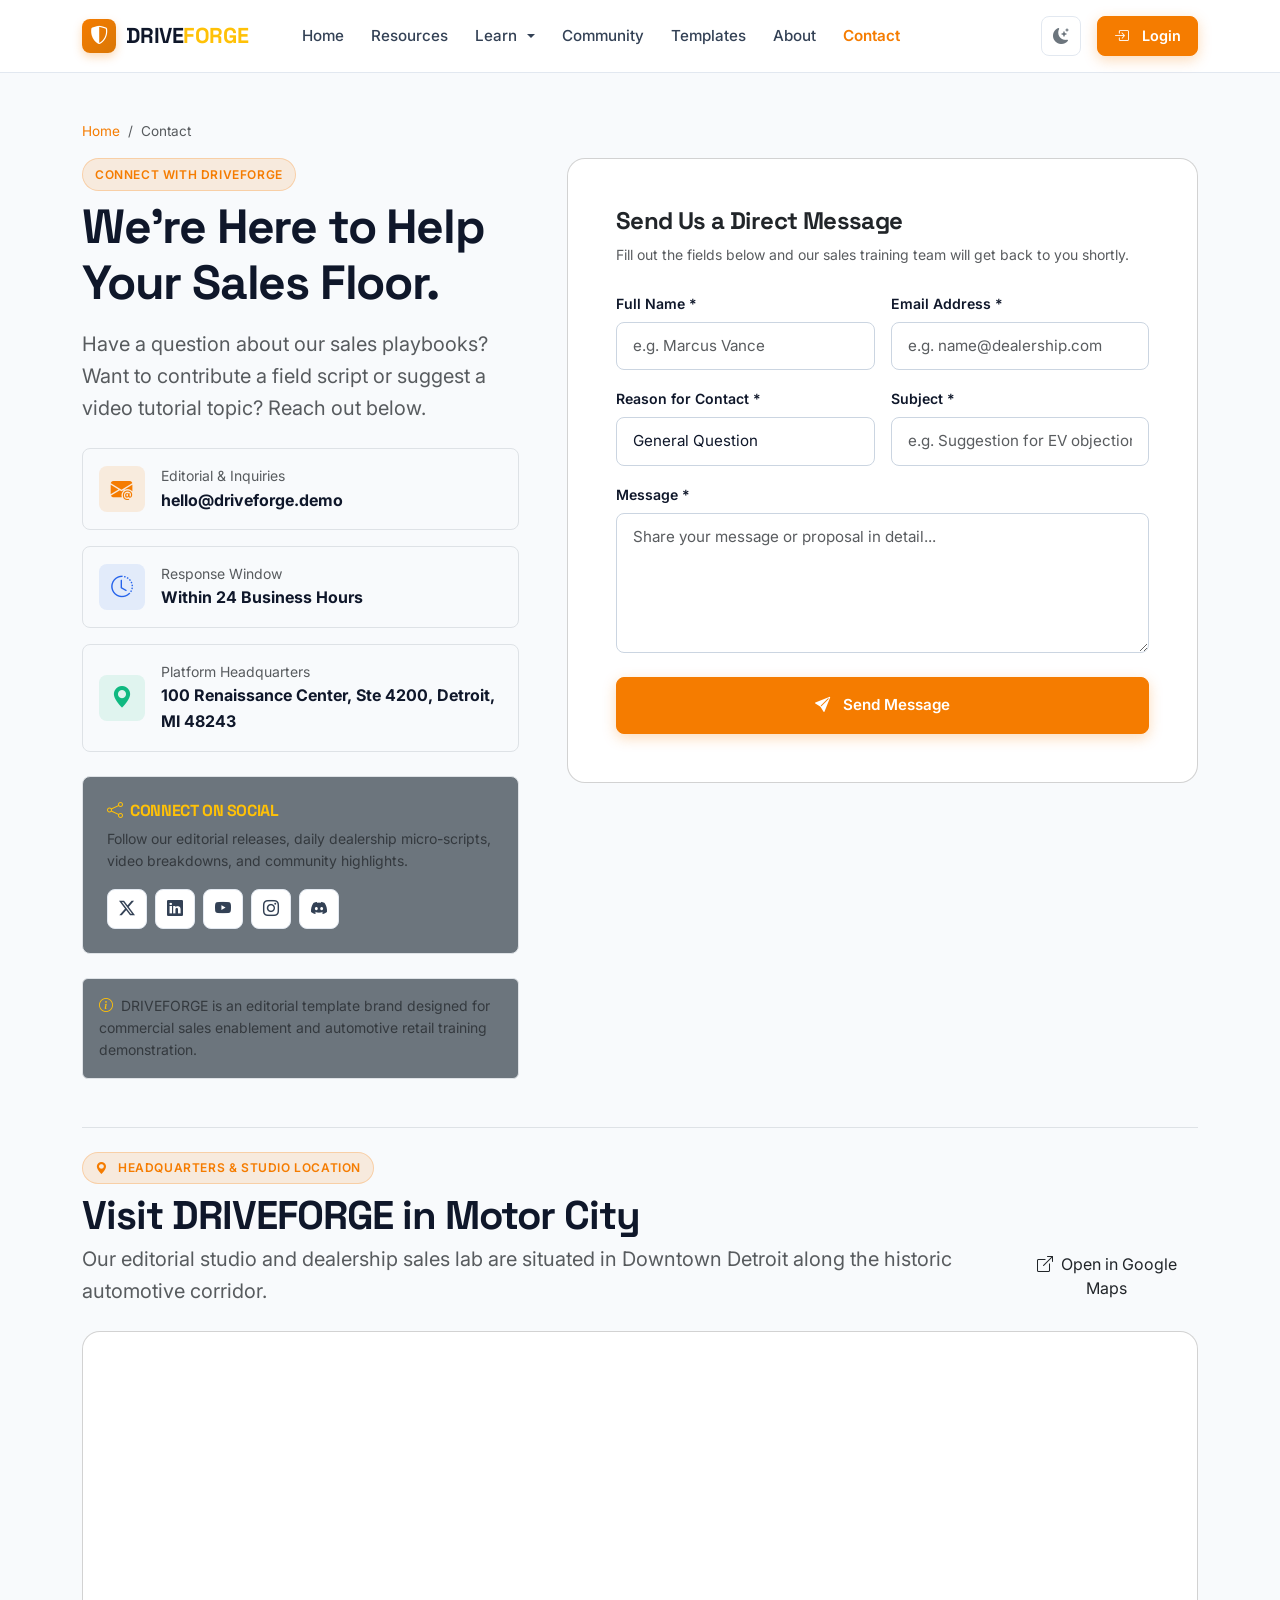
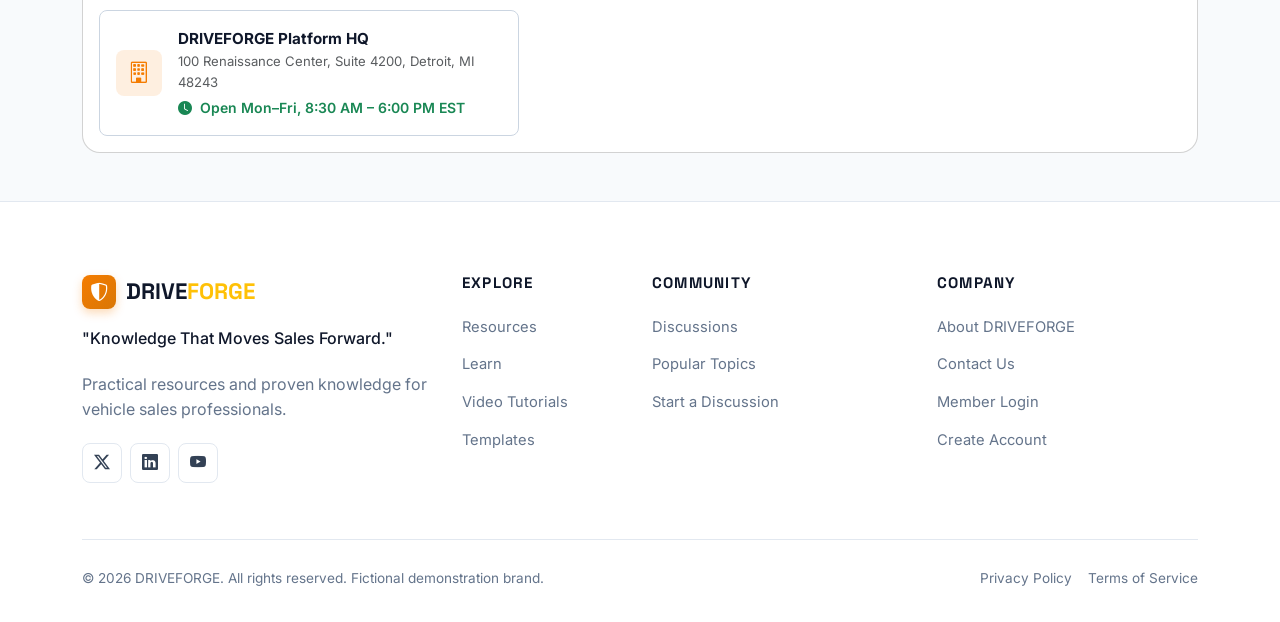
<file: contact.html>
<!DOCTYPE html>
<html lang="en" data-bs-theme="light">
<head>
  <meta charset="UTF-8">
  <meta name="viewport" content="width=device-width, initial-scale=1.0">
  <title>Contact DRIVEFORGE — Vehicle Sales Knowledge Network</title>
  <meta name="description" content="Get in touch with the DRIVEFORGE editorial and community team. Submit sales resource suggestions, partnership inquiries, or general support questions.">
  
  <link rel="stylesheet" href="assets/css/bootstrap.min.css">
  <link rel="stylesheet" href="assets/css/bootstrap-icons.min.css">
  <link rel="stylesheet" href="assets/css/style.css">
  <link rel="icon" type="image/svg+xml" href="data:image/svg+xml,<svg xmlns='http://www.w3.org/2000/svg' viewBox='0 0 100 100'><rect width='100' height='100' rx='20' fill='%23f57c00'/><path d='M30 25 L70 50 L30 75 Z' fill='%23ffffff'/></svg>">
</head>
<body>
  <a href="#main-content" class="skip-link">Skip to main content</a>

  <!-- NAVBAR -->
  <header>
    <nav class="navbar navbar-expand-lg navbar-driveforge" aria-label="Main Navigation">
      <div class="container">
        <a class="navbar-brand navbar-brand-logo" href="index.html">
          <span class="logo-badge"><i class="bi bi-shield-shaded"></i></span>
          <span>DRIVE<span class="text-warning">FORGE</span></span>
        </a>

        <div class="d-flex align-items-center gap-2 d-lg-none">
          <button class="btn btn-icon theme-toggle-btn" type="button" aria-label="Toggle Theme">
            <i class="bi bi-moon-stars-fill"></i>
          </button>
          <button class="navbar-toggler navbar-toggler-custom" type="button" data-bs-toggle="offcanvas" data-bs-target="#mobileNavbar" aria-controls="mobileNavbar" aria-label="Toggle navigation">
            <i class="bi bi-list fs-4"></i>
          </button>
        </div>

        <div class="collapse navbar-collapse" id="desktopNavMenu">
          <ul class="navbar-nav me-auto mb-2 mb-lg-0 ms-lg-4">
            <li class="nav-item"><a class="nav-link-custom" href="index.html">Home</a></li>
            <li class="nav-item"><a class="nav-link-custom" href="resources.html">Resources</a></li>
            <li class="nav-item dropdown">
              <a class="nav-link-custom dropdown-toggle" href="#" role="button" data-bs-toggle="dropdown">Learn</a>
              <ul class="dropdown-menu">
                <li><a class="dropdown-item dropdown-item-custom" href="video-tutorials.html"><i class="bi bi-play-circle-fill"></i> Video Tutorials</a></li>
                <li><a class="dropdown-item dropdown-item-custom" href="learn.html"><i class="bi bi-mortarboard"></i> Learning Paths</a></li>
              </ul>
            </li>
            <li class="nav-item"><a class="nav-link-custom" href="community.html">Community</a></li>
            <li class="nav-item"><a class="nav-link-custom" href="templates.html">Templates</a></li>
            <li class="nav-item"><a class="nav-link-custom" href="about.html">About</a></li>
            <li class="nav-item"><a class="nav-link-custom active" href="contact.html">Contact</a></li>
          </ul>

          <div class="d-flex align-items-center gap-3">
            <button class="btn btn-icon theme-toggle-btn" type="button" aria-label="Toggle Theme" title="Toggle Theme">
              <i class="bi bi-moon-stars-fill"></i>
            </button>
            <a href="login.html" class="btn btn-primary-custom py-2 px-3" style="font-size: 0.9rem;">
              <i class="bi bi-box-arrow-in-right me-1"></i>
              <span>Login</span>
            </a>
          </div>
        </div>
      </div>
    </nav>

    <!-- Mobile Offcanvas -->
    <div class="offcanvas offcanvas-end mobile-nav-panel" tabindex="-1" id="mobileNavbar">
      <div class="offcanvas-header border-bottom border-subtle">
        <a class="navbar-brand navbar-brand-logo mb-0" href="index.html">
          <span class="logo-badge"><i class="bi bi-shield-shaded"></i></span>
          <span>DRIVE<span class="text-warning">FORGE</span></span>
        </a>
        <button type="button" class="btn-close text-reset" data-bs-dismiss="offcanvas"></button>
      </div>
      <div class="offcanvas-body d-flex flex-column justify-content-between p-4">
        <div>
          <ul class="navbar-nav mb-4">
            <li class="nav-item mb-2"><a class="nav-link-custom fs-5" href="index.html">Home</a></li>
            <li class="nav-item mb-2"><a class="nav-link-custom fs-5" href="resources.html">Resources</a></li>
            
            <!-- Learn Dropdown -->
            <li class="nav-item mb-2 dropdown">
              <a class="nav-link-custom dropdown-toggle fs-5 d-flex align-items-center justify-content-between" href="#" role="button" data-bs-toggle="dropdown" aria-expanded="false">
                <span>Learn</span>
              </a>
              <ul class="dropdown-menu border border-subtle shadow-sm my-1">
                <li><a class="dropdown-item dropdown-item-custom py-2" href="video-tutorials.html"><i class="bi bi-play-circle-fill me-2 text-warning"></i> Video Tutorials</a></li>
                <li><a class="dropdown-item dropdown-item-custom py-2" href="learn.html"><i class="bi bi-mortarboard me-2 text-warning"></i> Learning Paths</a></li>
              </ul>
            </li>

            <li class="nav-item mb-2"><a class="nav-link-custom fs-5" href="templates.html">Templates</a></li>
            <li class="nav-item mb-2"><a class="nav-link-custom fs-5" href="community.html">Community</a></li>
            <li class="nav-item mb-2"><a class="nav-link-custom fs-5" href="about.html">About</a></li>
            <li class="nav-item mb-2"><a class="nav-link-custom active fs-5" href="contact.html">Contact</a></li>
          </ul>
        </div>
        <div class="pt-3 border-top border-subtle d-grid gap-2">
          <a href="login.html" class="btn btn-primary-custom w-100 py-2">
            <i class="bi bi-box-arrow-in-right me-1"></i>
            <span>Login</span>
          </a>
        </div>
      </div>
    </div>
  </header>

  <!-- MAIN CONTENT -->
  <main id="main-content" class="py-5">
    <div class="container">
      <nav aria-label="breadcrumb" class="mb-3">
        <ol class="breadcrumb" style="font-size: 0.85rem;">
          <li class="breadcrumb-item"><a href="index.html">Home</a></li>
          <li class="breadcrumb-item active" aria-current="page">Contact</li>
        </ol>
      </nav>

      <div class="row g-5">
        <!-- Contact Information & Cards (Left) -->
        <div class="col-lg-5">
          <span class="badge-custom badge-amber mb-2">Connect With DRIVEFORGE</span>
          <h1 class="display-5 fw-bold mb-3">We’re Here to Help Your Sales Floor.</h1>
          <p class="text-muted fs-5 mb-4">
            Have a question about our sales playbooks? Want to contribute a field script or suggest a video tutorial topic? Reach out below.
          </p>

          <div class="d-flex flex-column gap-3 mb-4">
            <div class="p-3 rounded-3 bg-tertiary border border-subtle d-flex align-items-center gap-3">
              <div class="category-pill-icon"><i class="bi bi-envelope-at-fill"></i></div>
              <div>
                <div class="text-muted small">Editorial & Inquiries</div>
                <div class="fw-bold">hello@driveforge.demo</div>
              </div>
            </div>

            <div class="p-3 rounded-3 bg-tertiary border border-subtle d-flex align-items-center gap-3">
              <div class="category-pill-icon" style="background: rgba(37, 99, 235, 0.1); color: var(--accent-blue);"><i class="bi bi-clock-history"></i></div>
              <div>
                <div class="text-muted small">Response Window</div>
                <div class="fw-bold">Within 24 Business Hours</div>
              </div>
            </div>

            <div class="p-3 rounded-3 bg-tertiary border border-subtle d-flex align-items-center gap-3">
              <div class="category-pill-icon" style="background: rgba(16, 185, 129, 0.1); color: #10b981;"><i class="bi bi-geo-alt-fill"></i></div>
              <div>
                <div class="text-muted small">Platform Headquarters</div>
                <div class="fw-bold">100 Renaissance Center, Ste 4200, Detroit, MI 48243</div>
              </div>
            </div>
          </div>

          <!-- Social Channels & Community Connect -->
          <div class="p-3 p-md-4 rounded-3 bg-secondary border border-subtle mb-4">
            <h3 class="h6 fw-bold text-uppercase text-warning mb-2"><i class="bi bi-share me-1"></i> Connect on Social</h3>
            <p class="text-muted small mb-3">Follow our editorial releases, daily dealership micro-scripts, video breakdowns, and community highlights.</p>
            <div class="d-flex flex-wrap gap-2">
              <a href="https://twitter.com" target="_blank" rel="noopener noreferrer" class="btn-icon" aria-label="Follow DRIVEFORGE on X (Twitter)" title="Follow on X (Twitter)">
                <i class="bi bi-twitter-x"></i>
              </a>
              <a href="https://linkedin.com" target="_blank" rel="noopener noreferrer" class="btn-icon" aria-label="Connect with DRIVEFORGE on LinkedIn" title="Connect on LinkedIn">
                <i class="bi bi-linkedin"></i>
              </a>
              <a href="https://youtube.com" target="_blank" rel="noopener noreferrer" class="btn-icon" aria-label="Watch DRIVEFORGE on YouTube" title="Watch on YouTube">
                <i class="bi bi-youtube"></i>
              </a>
              <a href="https://instagram.com" target="_blank" rel="noopener noreferrer" class="btn-icon" aria-label="Follow DRIVEFORGE on Instagram" title="Follow on Instagram">
                <i class="bi bi-instagram"></i>
              </a>
              <a href="https://discord.com" target="_blank" rel="noopener noreferrer" class="btn-icon" aria-label="Join our Discord Community" title="Join Sales Floor Discord">
                <i class="bi bi-discord"></i>
              </a>
            </div>
          </div>

          <div class="p-3 rounded bg-secondary border border-subtle text-muted small">
            <i class="bi bi-info-circle text-warning me-1"></i>
            DRIVEFORGE is an editorial template brand designed for commercial sales enablement and automotive retail training demonstration.
          </div>
        </div>

        <!-- Contact Form (Right) -->
        <div class="col-lg-7">
          <div class="card p-4 p-md-5 border-medium shadow-md" style="background: var(--bg-card); border-radius: var(--radius-lg);">
            <h2 class="h4 fw-bold mb-2">Send Us a Direct Message</h2>
            <p class="text-muted small mb-4">Fill out the fields below and our sales training team will get back to you shortly.</p>

            <div id="contactFeedbackAlert" style="display: none;" class="mb-4"></div>

            <form id="contactForm">
              <div class="row g-3 mb-3">
                <div class="col-md-6">
                  <label for="contactName" class="form-label-custom">Full Name *</label>
                  <input type="text" class="form-control form-control-custom" id="contactName" placeholder="e.g. Marcus Vance" required>
                </div>
                <div class="col-md-6">
                  <label for="contactEmail" class="form-label-custom">Email Address *</label>
                  <input type="email" class="form-control form-control-custom" id="contactEmail" placeholder="e.g. name@dealership.com" required>
                </div>
              </div>

              <div class="row g-3 mb-3">
                <div class="col-md-6">
                  <label for="contactReason" class="form-label-custom">Reason for Contact *</label>
                  <select class="form-select form-control-custom" id="contactReason" required>
                    <option value="General Question" selected>General Question</option>
                    <option value="Resource Suggestion">Resource Suggestion</option>
                    <option value="Community Support">Community Support</option>
                    <option value="Partnership">Partnership Inquiry</option>
                    <option value="Content Contribution">Content Contribution</option>
                  </select>
                </div>
                <div class="col-md-6">
                  <label for="contactSubject" class="form-label-custom">Subject *</label>
                  <input type="text" class="form-control form-control-custom" id="contactSubject" placeholder="e.g. Suggestion for EV objection guide" required>
                </div>
              </div>

              <div class="mb-4">
                <label for="contactMessage" class="form-label-custom">Message *</label>
                <textarea class="form-control form-control-custom" id="contactMessage" rows="5" placeholder="Share your message or proposal in detail..." required></textarea>
              </div>

              <button type="submit" class="btn btn-primary-custom w-100 py-3">
                <i class="bi bi-send-fill me-1"></i> Send Message
              </button>
            </form>
          </div>
        </div>
      </div>

      <!-- MAP & HEADQUARTERS LOCATION SECTION -->
      <section class="mt-5 pt-4 border-top border-subtle">
        <div class="d-flex flex-column flex-md-row justify-content-between align-items-md-end mb-4 gap-3">
          <div>
            <span class="badge-custom badge-amber mb-2"><i class="bi bi-geo-alt-fill me-1"></i> Headquarters & Studio Location</span>
            <h2 class="display-6 fw-bold mb-1">Visit DRIVEFORGE in Motor City</h2>
            <p class="text-muted fs-5 mb-0">Our editorial studio and dealership sales lab are situated in Downtown Detroit along the historic automotive corridor.</p>
          </div>
          <div>
            <a href="https://maps.google.com/?q=Renaissance+Center+Detroit+MI" target="_blank" rel="noopener noreferrer" class="btn btn-outline-custom">
              <i class="bi bi-box-arrow-up-right me-1"></i> Open in Google Maps
            </a>
          </div>
        </div>

        <div class="card overflow-hidden border-medium shadow-md position-relative" style="background: var(--bg-card); border-radius: var(--radius-lg);">
          <iframe 
            title="DRIVEFORGE Headquarters Location Map"
            src="https://www.google.com/maps/embed?pb=!1m18!1m12!1m3!1d2949.697666249964!2d-83.04169762343997!3d42.32766863717208!2m3!1f0!2f0!3f0!3m2!1i1024!2i768!4f13.1!3m3!1m2!1s0x883b2d2db73b1ff7%3A0x7d0a2d2003c20058!2sRenaissance%20Center!5e0!3m2!1sen!2sus!4v1700000000000!5m2!1sen!2sus"
            width="100%" 
            height="420" 
            style="border:0; display: block;" 
            allowfullscreen="" 
            loading="lazy" 
            referrerpolicy="no-referrer-when-downgrade">
          </iframe>
          <div class="position-absolute bottom-0 start-0 m-3 p-3 rounded-3 shadow-md d-none d-md-flex align-items-center gap-3" style="background: var(--bg-glass); backdrop-filter: blur(14px); -webkit-backdrop-filter: blur(14px); border: 1px solid var(--border-medium); max-width: 420px; z-index: 5;">
            <div class="category-pill-icon" style="background: var(--accent-amber-soft); color: var(--accent-amber);"><i class="bi bi-building"></i></div>
            <div>
              <div class="fw-bold" style="color: var(--text-primary); font-size: 0.95rem;">DRIVEFORGE Platform HQ</div>
              <div class="text-muted" style="font-size: 0.82rem;">100 Renaissance Center, Suite 4200, Detroit, MI 48243</div>
              <div class="text-success small fw-semibold mt-1"><i class="bi bi-clock-fill me-1"></i> Open Mon–Fri, 8:30 AM – 6:00 PM EST</div>
            </div>
          </div>
        </div>
      </section>
    </div>
  </main>

  <!-- FOOTER -->
  <footer class="footer-driveforge">
    <div class="container">
      <div class="row g-4">
        <div class="col-lg-4 col-md-6">
          <div class="footer-logo-title">
            <span class="logo-badge"><i class="bi bi-shield-shaded"></i></span>
            <span>DRIVE<span class="text-warning">FORGE</span></span>
          </div>
          <p class="footer-tagline">"Knowledge That Moves Sales Forward."</p>
          <p class="footer-desc">Practical resources and proven knowledge for vehicle sales professionals.</p>
          <div class="d-flex gap-2 mt-3">
            <a href="https://twitter.com" target="_blank" rel="noopener noreferrer" class="btn-icon" aria-label="Twitter"><i class="bi bi-twitter-x"></i></a>
            <a href="https://linkedin.com" target="_blank" rel="noopener noreferrer" class="btn-icon" aria-label="LinkedIn"><i class="bi bi-linkedin"></i></a>
            <a href="https://youtube.com" target="_blank" rel="noopener noreferrer" class="btn-icon" aria-label="YouTube"><i class="bi bi-youtube"></i></a>
          </div>
        </div>
        <div class="col-lg-2 col-md-6 col-6">
          <h4 class="footer-heading">Explore</h4>
          <ul class="footer-nav-list">
            <li><a href="resources.html">Resources</a></li>
            <li><a href="learn.html">Learn</a></li>
            <li><a href="video-tutorials.html">Video Tutorials</a></li>
            <li><a href="templates.html">Templates</a></li>
          </ul>
        </div>
        <div class="col-lg-3 col-md-6 col-6">
          <h4 class="footer-heading">Community</h4>
          <ul class="footer-nav-list">
            <li><a href="community.html">Discussions</a></li>
            <li><a href="community.html">Popular Topics</a></li>
            <li><a href="community.html">Start a Discussion</a></li>
          </ul>
        </div>
        <div class="col-lg-3 col-md-6">
          <h4 class="footer-heading">Company</h4>
          <ul class="footer-nav-list">
            <li><a href="about.html">About DRIVEFORGE</a></li>
            <li><a href="contact.html">Contact Us</a></li>
            <li><a href="login.html">Member Login</a></li>
            <li><a href="signup.html">Create Account</a></li>
          </ul>
        </div>
      </div>
      <div class="footer-bottom-strip d-flex flex-column flex-md-row justify-content-between align-items-center gap-3">
        <div>© 2026 DRIVEFORGE. All rights reserved. Fictional demonstration brand.</div>
        <div class="d-flex gap-3">
          <a href="about.html" class="text-reset text-decoration-none">Privacy Policy</a>
          <a href="about.html" class="text-reset text-decoration-none">Terms of Service</a>
        </div>
      </div>
    </div>
  </footer>

  <script src="assets/js/bootstrap.bundle.min.js"></script>
  <script src="assets/js/gsap.min.js"></script>
  <script src="assets/js/main.js"></script>
</body>
</html>
</file>
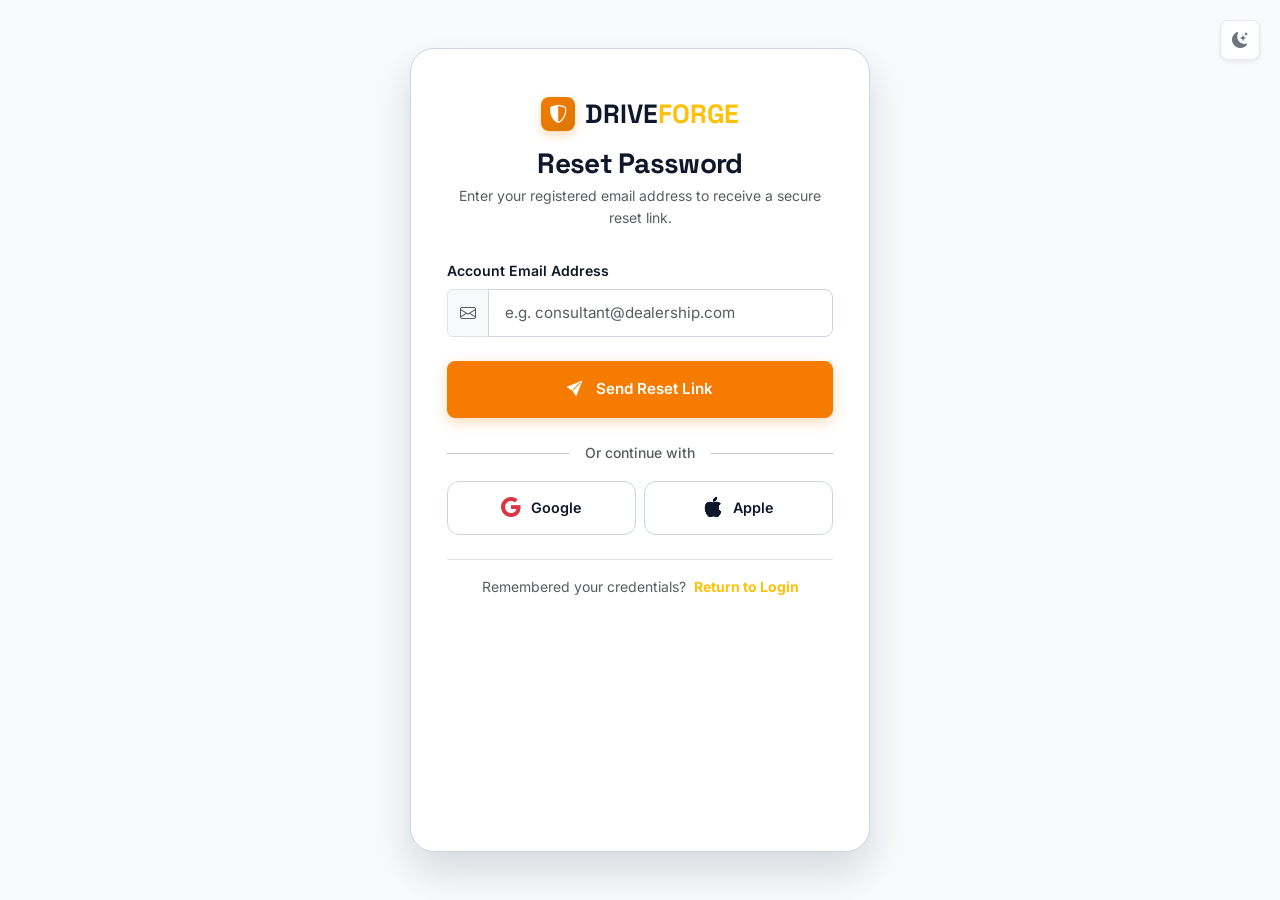
<file: forgot-password.html>
<!DOCTYPE html>
<html lang="en" data-bs-theme="light">

<head>
  <meta charset="UTF-8">
  <meta name="viewport" content="width=device-width, initial-scale=1.0">
  <title>Reset Password — DRIVEFORGE Knowledge Network</title>
  <meta name="description" content="Request a password reset link for your DRIVEFORGE automotive sales professional account.">

  <link rel="stylesheet" href="assets/css/bootstrap.min.css">
  <link rel="stylesheet" href="assets/css/bootstrap-icons.min.css">
  <link rel="stylesheet" href="assets/css/style.css">
  <link rel="icon" type="image/svg+xml"
    href="data:image/svg+xml,<svg xmlns='http://www.w3.org/2000/svg' viewBox='0 0 100 100'><rect width='100' height='100' rx='20' fill='%23f57c00'/><path d='M30 25 L70 50 L30 75 Z' fill='%23ffffff'/></svg>">
</head>

<body class="auth-page-wrapper">
  <a href="#main-content" class="skip-link">Skip to main content</a>

  <!-- TOP-RIGHT THEME TOGGLE BUTTON -->
  <div class="auth-fixed-theme-btn">
    <button class="btn btn-icon theme-toggle-btn shadow-sm" type="button" aria-label="Toggle Theme">
      <i class="bi bi-moon-stars-fill"></i>
    </button>
  </div>

  <!-- CENTERED AUTH CARD -->
  <main id="main-content" class="w-100 d-flex justify-content-center">
    <div class="auth-card-centered">
      
      <!-- BRAND LOGO IN TOP CENTER INSIDE BOX -->
      <div class="auth-brand-header">
        <a class="auth-brand-logo" href="index.html">
          <span class="logo-badge"><i class="bi bi-shield-shaded"></i></span>
          <span>DRIVE<span class="text-warning">FORGE</span></span>
        </a>
        <h1 class="h3 fw-bold mb-1">Reset Password</h1>
        <p class="text-muted small mb-0">Enter your registered email address to receive a secure reset link.</p>
      </div>

      <!-- Feedback Alert -->
      <div id="resetFeedbackAlert" style="display: none;" class="mb-3"></div>

      <form id="forgotPasswordForm">
        <div class="mb-4">
          <label for="resetEmail" class="form-label-custom">Account Email Address</label>
          <div class="input-group">
            <span class="input-group-text bg-tertiary border-medium"><i class="bi bi-envelope text-muted"></i></span>
            <input type="email" class="form-control form-control-custom" id="resetEmail"
              placeholder="e.g. consultant@dealership.com" required>
          </div>
        </div>

        <button type="submit" class="btn btn-primary-custom w-100 py-3 mb-4">
          <i class="bi bi-send-fill me-1"></i> Send Reset Link
        </button>

        <!-- SOCIAL ICONS GOOGLE & APPLE AT BOTTOM -->
        <div class="d-flex align-items-center mb-3">
          <hr class="flex-grow-1 border-subtle my-0">
          <span class="px-3 text-muted small fw-medium">Or continue with</span>
          <hr class="flex-grow-1 border-subtle my-0">
        </div>

        <div class="row g-2 mb-4">
          <div class="col-6">
            <button type="button" class="auth-social-btn" onclick="showToast('Google Sign-in demo triggered', 'bi-google')">
              <i class="bi bi-google text-danger fs-5"></i>
              <span>Google</span>
            </button>
          </div>
          <div class="col-6">
            <button type="button" class="auth-social-btn" onclick="showToast('Apple Sign-in demo triggered', 'bi-apple')">
              <i class="bi bi-apple fs-5"></i>
              <span>Apple</span>
            </button>
          </div>
        </div>
      </form>

      <div class="text-center pt-3 border-top border-subtle text-muted small">
        Remembered your credentials?
        <a href="login.html" class="text-warning fw-bold ms-1 text-decoration-none">Return to Login</a>
      </div>
    </div>
  </main>

  <script src="assets/js/bootstrap.bundle.min.js"></script>
  <script src="assets/js/gsap.min.js"></script>
  <script src="assets/js/main.js"></script>
</body>

</html>
</file>
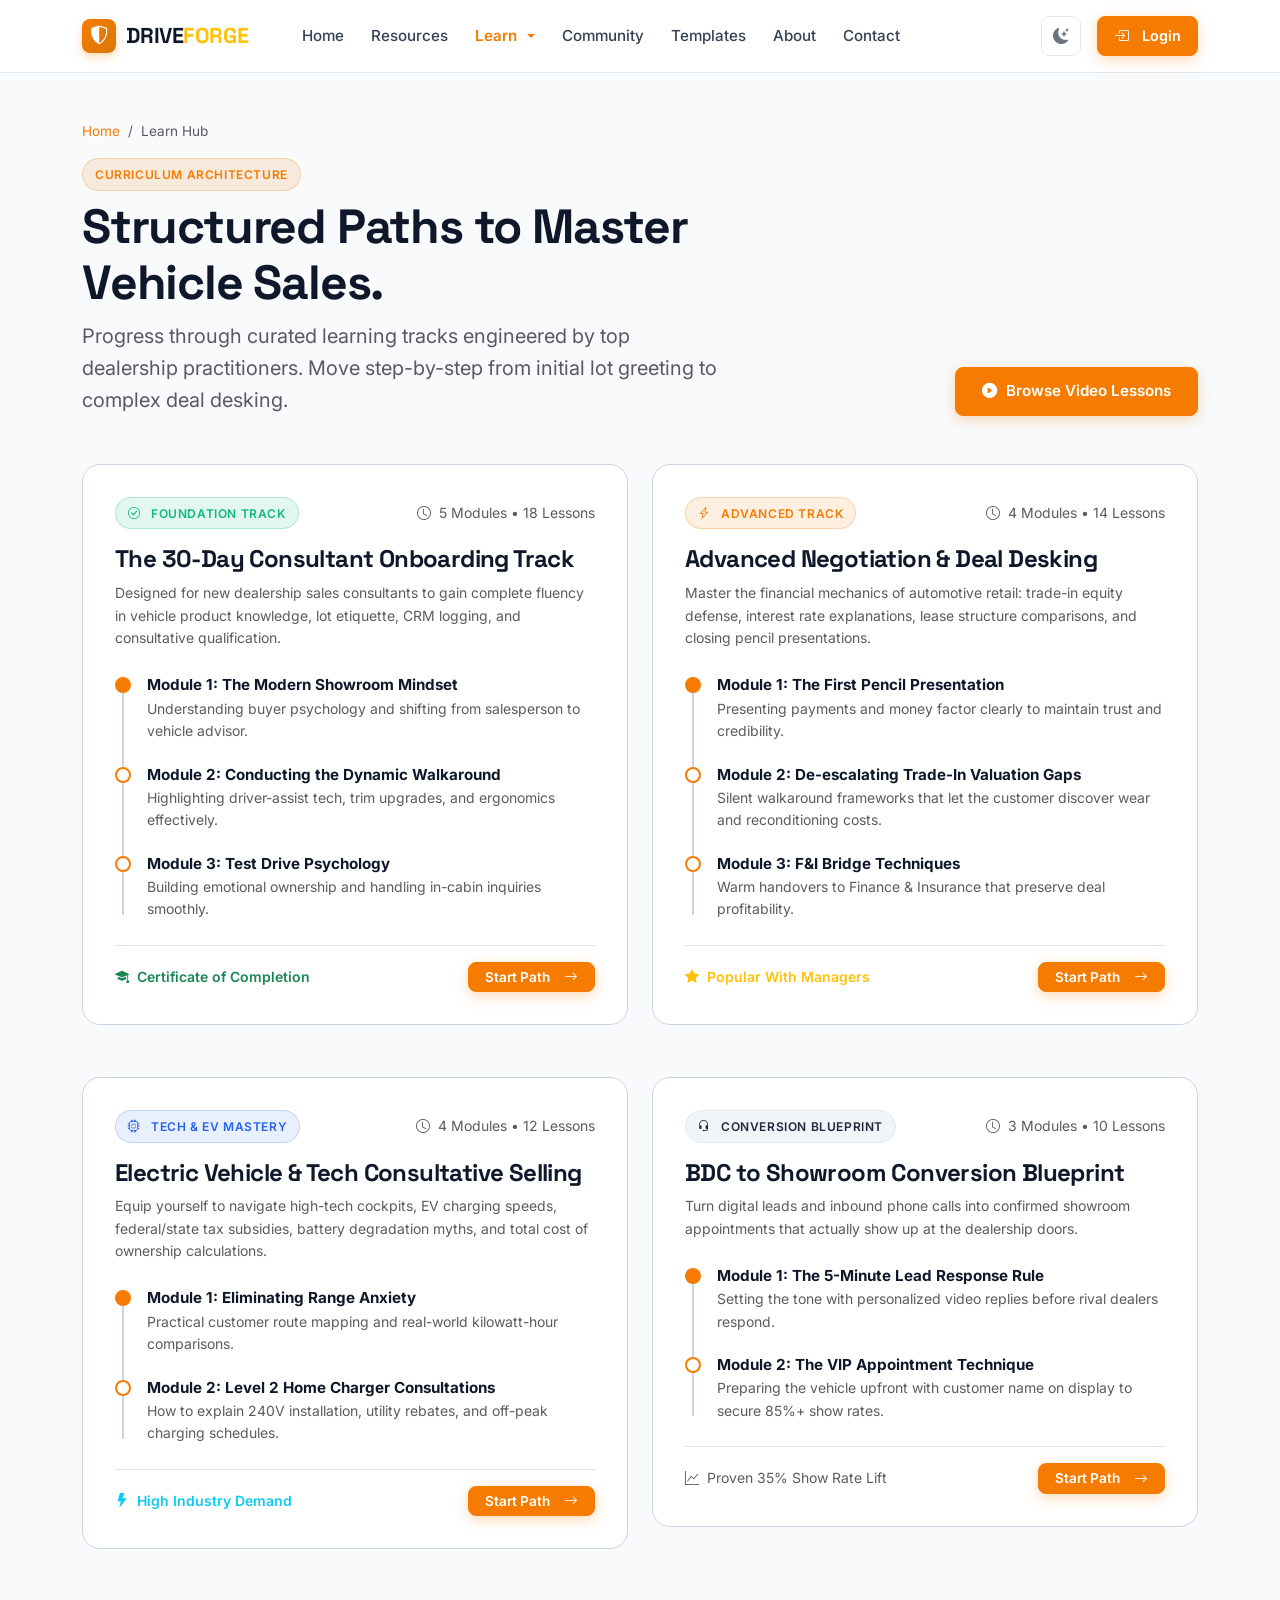
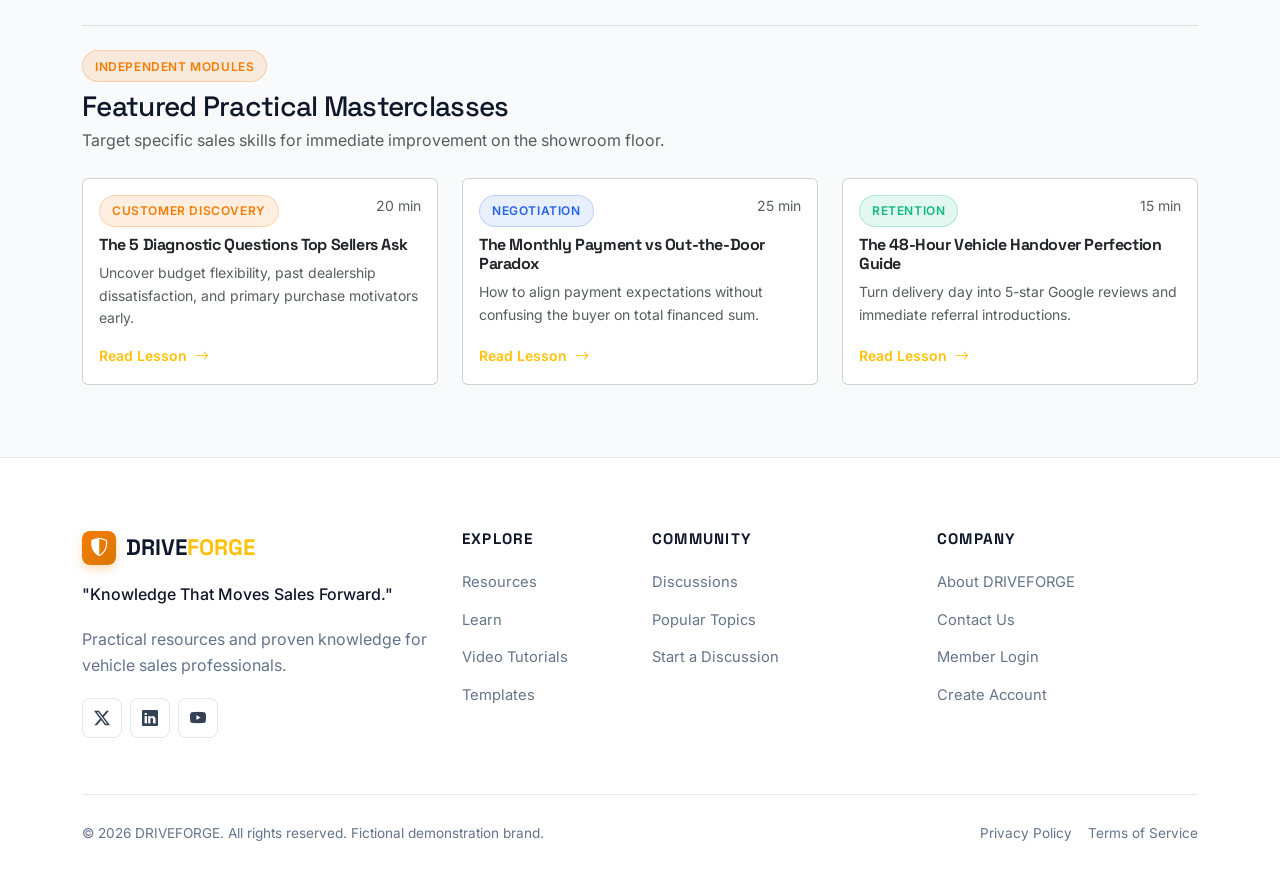
<file: learn.html>
<!DOCTYPE html>
<html lang="en" data-bs-theme="light">
<head>
  <meta charset="UTF-8">
  <meta name="viewport" content="width=device-width, initial-scale=1.0">
  <title>Learning Hub & Paths — DRIVEFORGE Knowledge Network</title>
  <meta name="description" content="Structured curriculum and learning paths for automotive sales consultants, sales managers, and BDC representatives. Master consultations, negotiation, and closing.">
  
  <link rel="stylesheet" href="assets/css/bootstrap.min.css">
  <link rel="stylesheet" href="assets/css/bootstrap-icons.min.css">
  <link rel="stylesheet" href="assets/css/style.css">
  <link rel="icon" type="image/svg+xml" href="data:image/svg+xml,<svg xmlns='http://www.w3.org/2000/svg' viewBox='0 0 100 100'><rect width='100' height='100' rx='20' fill='%23f57c00'/><path d='M30 25 L70 50 L30 75 Z' fill='%23ffffff'/></svg>">
</head>
<body>
  <a href="#main-content" class="skip-link">Skip to main content</a>

  <!-- NAVBAR -->
  <header>
    <nav class="navbar navbar-expand-lg navbar-driveforge" aria-label="Main Navigation">
      <div class="container">
        <a class="navbar-brand navbar-brand-logo" href="index.html">
          <span class="logo-badge"><i class="bi bi-shield-shaded"></i></span>
          <span>DRIVE<span class="text-warning">FORGE</span></span>
        </a>

        <div class="d-flex align-items-center gap-2 d-lg-none">
          <button class="btn btn-icon theme-toggle-btn" type="button" aria-label="Toggle Theme">
            <i class="bi bi-moon-stars-fill"></i>
          </button>
          <button class="navbar-toggler navbar-toggler-custom" type="button" data-bs-toggle="offcanvas" data-bs-target="#mobileNavbar" aria-controls="mobileNavbar" aria-label="Toggle navigation">
            <i class="bi bi-list fs-4"></i>
          </button>
        </div>

        <div class="collapse navbar-collapse" id="desktopNavMenu">
          <ul class="navbar-nav me-auto mb-2 mb-lg-0 ms-lg-4">
            <li class="nav-item"><a class="nav-link-custom" href="index.html">Home</a></li>
            <li class="nav-item"><a class="nav-link-custom" href="resources.html">Resources</a></li>
            <li class="nav-item dropdown">
              <a class="nav-link-custom dropdown-toggle active" href="#" role="button" data-bs-toggle="dropdown">Learn</a>
              <ul class="dropdown-menu">
                <li><a class="dropdown-item dropdown-item-custom" href="video-tutorials.html"><i class="bi bi-play-circle-fill"></i> Video Tutorials</a></li>
                <li><a class="dropdown-item dropdown-item-custom" href="learn.html"><i class="bi bi-mortarboard"></i> Learning Paths</a></li>
                <li><a class="dropdown-item dropdown-item-custom" href="learn.html#fundamentals"><i class="bi bi-compass"></i> Fundamentals</a></li>
                <li><a class="dropdown-item dropdown-item-custom" href="learn.html#negotiation"><i class="bi bi-calculator"></i> Negotiation</a></li>
              </ul>
            </li>
            <li class="nav-item"><a class="nav-link-custom" href="community.html">Community</a></li>
            <li class="nav-item"><a class="nav-link-custom" href="templates.html">Templates</a></li>
            <li class="nav-item"><a class="nav-link-custom" href="about.html">About</a></li>
            <li class="nav-item"><a class="nav-link-custom" href="contact.html">Contact</a></li>
          </ul>

          <div class="d-flex align-items-center gap-3">
            <button class="btn btn-icon theme-toggle-btn" type="button" aria-label="Toggle Theme" title="Toggle Theme">
              <i class="bi bi-moon-stars-fill"></i>
            </button>
            <a href="login.html" class="btn btn-primary-custom py-2 px-3" style="font-size: 0.9rem;">
              <i class="bi bi-box-arrow-in-right me-1"></i>
              <span>Login</span>
            </a>
          </div>
        </div>
      </div>
    </nav>

    <!-- Mobile Offcanvas -->
    <div class="offcanvas offcanvas-end mobile-nav-panel" tabindex="-1" id="mobileNavbar">
      <div class="offcanvas-header border-bottom border-subtle">
        <a class="navbar-brand navbar-brand-logo mb-0" href="index.html">
          <span class="logo-badge"><i class="bi bi-shield-shaded"></i></span>
          <span>DRIVE<span class="text-warning">FORGE</span></span>
        </a>
        <button type="button" class="btn-close text-reset" data-bs-dismiss="offcanvas"></button>
      </div>
      <div class="offcanvas-body d-flex flex-column justify-content-between p-4">
        <div>
          <ul class="navbar-nav mb-4">
            <li class="nav-item mb-2"><a class="nav-link-custom fs-5" href="index.html">Home</a></li>
            <li class="nav-item mb-2"><a class="nav-link-custom fs-5" href="resources.html">Resources</a></li>
            
            <!-- Learn Dropdown -->
            <li class="nav-item mb-2 dropdown">
              <a class="nav-link-custom dropdown-toggle active fs-5 d-flex align-items-center justify-content-between" href="#" role="button" data-bs-toggle="dropdown" aria-expanded="false">
                <span>Learn</span>
              </a>
              <ul class="dropdown-menu border border-subtle shadow-sm my-1">
                <li><a class="dropdown-item dropdown-item-custom py-2" href="video-tutorials.html"><i class="bi bi-play-circle-fill me-2 text-warning"></i> Video Tutorials</a></li>
                <li><a class="dropdown-item dropdown-item-custom py-2 active" href="learn.html"><i class="bi bi-mortarboard me-2 text-warning"></i> Learning Paths</a></li>
              </ul>
            </li>

            <li class="nav-item mb-2"><a class="nav-link-custom fs-5" href="templates.html">Templates</a></li>
            <li class="nav-item mb-2"><a class="nav-link-custom fs-5" href="community.html">Community</a></li>
            <li class="nav-item mb-2"><a class="nav-link-custom fs-5" href="about.html">About</a></li>
            <li class="nav-item mb-2"><a class="nav-link-custom fs-5" href="contact.html">Contact</a></li>
          </ul>
        </div>
        <div class="pt-3 border-top border-subtle d-grid gap-2">
          <a href="login.html" class="btn btn-primary-custom w-100 py-2">
            <i class="bi bi-box-arrow-in-right me-1"></i>
            <span>Login</span>
          </a>
        </div>
      </div>
    </div>
  </header>

  <!-- MAIN CONTENT -->
  <main id="main-content" class="py-5">
    <div class="container">
      <!-- Breadcrumb & Header -->
      <nav aria-label="breadcrumb" class="mb-3">
        <ol class="breadcrumb" style="font-size: 0.85rem;">
          <li class="breadcrumb-item"><a href="index.html">Home</a></li>
          <li class="breadcrumb-item active" aria-current="page">Learn Hub</li>
        </ol>
      </nav>

      <div class="row align-items-end justify-content-between mb-5">
        <div class="col-lg-7">
          <span class="badge-custom badge-amber mb-2">Curriculum Architecture</span>
          <h1 class="display-5 fw-bold mb-2">Structured Paths to Master Vehicle Sales.</h1>
          <p class="text-muted fs-5 mb-0">
            Progress through curated learning tracks engineered by top dealership practitioners. Move step-by-step from initial lot greeting to complex deal desking.
          </p>
        </div>
        <div class="col-lg-4 mt-3 mt-lg-0 text-lg-end">
          <a href="video-tutorials.html" class="btn btn-primary-custom">
            <i class="bi bi-play-circle-fill"></i>
            <span>Browse Video Lessons</span>
          </a>
        </div>
      </div>

      <!-- LEARNING PATHS SHOWCASE -->
      <div class="row g-4 mb-5">
        
        <!-- Path 1 -->
        <div class="col-lg-6">
          <div class="learning-path-card">
            <div class="d-flex justify-content-between align-items-center mb-3">
              <span class="badge-custom badge-success"><i class="bi bi-check-circle me-1"></i> Foundation Track</span>
              <span class="text-muted small"><i class="bi bi-clock me-1"></i> 5 Modules • 18 Lessons</span>
            </div>
            <h2 class="h4 fw-bold mb-2">The 30-Day Consultant Onboarding Track</h2>
            <p class="text-muted small mb-4">
              Designed for new dealership sales consultants to gain complete fluency in vehicle product knowledge, lot etiquette, CRM logging, and consultative qualification.
            </p>

            <div class="path-step-timeline">
              <div class="path-step-item">
                <div class="path-step-dot completed"></div>
                <div class="fw-bold" style="font-size: 0.95rem;">Module 1: The Modern Showroom Mindset</div>
                <div class="text-muted small">Understanding buyer psychology and shifting from salesperson to vehicle advisor.</div>
              </div>
              <div class="path-step-item">
                <div class="path-step-dot"></div>
                <div class="fw-bold" style="font-size: 0.95rem;">Module 2: Conducting the Dynamic Walkaround</div>
                <div class="text-muted small">Highlighting driver-assist tech, trim upgrades, and ergonomics effectively.</div>
              </div>
              <div class="path-step-item">
                <div class="path-step-dot"></div>
                <div class="fw-bold" style="font-size: 0.95rem;">Module 3: Test Drive Psychology</div>
                <div class="text-muted small">Building emotional ownership and handling in-cabin inquiries smoothly.</div>
              </div>
            </div>

            <div class="d-flex align-items-center justify-content-between pt-3 border-top border-subtle mt-4">
              <span class="text-success small fw-semibold"><i class="bi bi-mortarboard-fill me-1"></i> Certificate of Completion</span>
              <a href="resource-details.html" class="btn btn-primary-custom py-1 px-3" style="font-size: 0.85rem;">Start Path <i class="bi bi-arrow-right ms-1"></i></a>
            </div>
          </div>
        </div>

        <!-- Path 2 -->
        <div class="col-lg-6">
          <div class="learning-path-card">
            <div class="d-flex justify-content-between align-items-center mb-3">
              <span class="badge-custom badge-amber"><i class="bi bi-lightning-charge me-1"></i> Advanced Track</span>
              <span class="text-muted small"><i class="bi bi-clock me-1"></i> 4 Modules • 14 Lessons</span>
            </div>
            <h2 class="h4 fw-bold mb-2">Advanced Negotiation & Deal Desking</h2>
            <p class="text-muted small mb-4">
              Master the financial mechanics of automotive retail: trade-in equity defense, interest rate explanations, lease structure comparisons, and closing pencil presentations.
            </p>

            <div class="path-step-timeline">
              <div class="path-step-item">
                <div class="path-step-dot completed"></div>
                <div class="fw-bold" style="font-size: 0.95rem;">Module 1: The First Pencil Presentation</div>
                <div class="text-muted small">Presenting payments and money factor clearly to maintain trust and credibility.</div>
              </div>
              <div class="path-step-item">
                <div class="path-step-dot"></div>
                <div class="fw-bold" style="font-size: 0.95rem;">Module 2: De-escalating Trade-In Valuation Gaps</div>
                <div class="text-muted small">Silent walkaround frameworks that let the customer discover wear and reconditioning costs.</div>
              </div>
              <div class="path-step-item">
                <div class="path-step-dot"></div>
                <div class="fw-bold" style="font-size: 0.95rem;">Module 3: F&I Bridge Techniques</div>
                <div class="text-muted small">Warm handovers to Finance & Insurance that preserve deal profitability.</div>
              </div>
            </div>

            <div class="d-flex align-items-center justify-content-between pt-3 border-top border-subtle mt-4">
              <span class="text-warning small fw-semibold"><i class="bi bi-star-fill me-1"></i> Popular With Managers</span>
              <a href="resource-details.html" class="btn btn-primary-custom py-1 px-3" style="font-size: 0.85rem;">Start Path <i class="bi bi-arrow-right ms-1"></i></a>
            </div>
          </div>
        </div>

        <!-- Path 3 -->
        <div class="col-lg-6">
          <div class="learning-path-card">
            <div class="d-flex justify-content-between align-items-center mb-3">
              <span class="badge-custom badge-blue"><i class="bi bi-cpu me-1"></i> Tech & EV Mastery</span>
              <span class="text-muted small"><i class="bi bi-clock me-1"></i> 4 Modules • 12 Lessons</span>
            </div>
            <h2 class="h4 fw-bold mb-2">Electric Vehicle & Tech Consultative Selling</h2>
            <p class="text-muted small mb-4">
              Equip yourself to navigate high-tech cockpits, EV charging speeds, federal/state tax subsidies, battery degradation myths, and total cost of ownership calculations.
            </p>

            <div class="path-step-timeline">
              <div class="path-step-item">
                <div class="path-step-dot completed"></div>
                <div class="fw-bold" style="font-size: 0.95rem;">Module 1: Eliminating Range Anxiety</div>
                <div class="text-muted small">Practical customer route mapping and real-world kilowatt-hour comparisons.</div>
              </div>
              <div class="path-step-item">
                <div class="path-step-dot"></div>
                <div class="fw-bold" style="font-size: 0.95rem;">Module 2: Level 2 Home Charger Consultations</div>
                <div class="text-muted small">How to explain 240V installation, utility rebates, and off-peak charging schedules.</div>
              </div>
            </div>

            <div class="d-flex align-items-center justify-content-between pt-3 border-top border-subtle mt-4">
              <span class="text-info small fw-semibold"><i class="bi bi-lightning-fill me-1"></i> High Industry Demand</span>
              <a href="resource-details.html" class="btn btn-primary-custom py-1 px-3" style="font-size: 0.85rem;">Start Path <i class="bi bi-arrow-right ms-1"></i></a>
            </div>
          </div>
        </div>

        <!-- Path 4 -->
        <div class="col-lg-6">
          <div class="learning-path-card">
            <div class="d-flex justify-content-between align-items-center mb-3">
              <span class="badge-custom"><i class="bi bi-headset me-1"></i> Conversion Blueprint</span>
              <span class="text-muted small"><i class="bi bi-clock me-1"></i> 3 Modules • 10 Lessons</span>
            </div>
            <h2 class="h4 fw-bold mb-2">BDC to Showroom Conversion Blueprint</h2>
            <p class="text-muted small mb-4">
              Turn digital leads and inbound phone calls into confirmed showroom appointments that actually show up at the dealership doors.
            </p>

            <div class="path-step-timeline">
              <div class="path-step-item">
                <div class="path-step-dot completed"></div>
                <div class="fw-bold" style="font-size: 0.95rem;">Module 1: The 5-Minute Lead Response Rule</div>
                <div class="text-muted small">Setting the tone with personalized video replies before rival dealers respond.</div>
              </div>
              <div class="path-step-item">
                <div class="path-step-dot"></div>
                <div class="fw-bold" style="font-size: 0.95rem;">Module 2: The VIP Appointment Technique</div>
                <div class="text-muted small">Preparing the vehicle upfront with customer name on display to secure 85%+ show rates.</div>
              </div>
            </div>

            <div class="d-flex align-items-center justify-content-between pt-3 border-top border-subtle mt-4">
              <span class="text-muted small"><i class="bi bi-graph-up me-1"></i> Proven 35% Show Rate Lift</span>
              <a href="resource-details.html" class="btn btn-primary-custom py-1 px-3" style="font-size: 0.85rem;">Start Path <i class="bi bi-arrow-right ms-1"></i></a>
            </div>
          </div>
        </div>
      </div>

      <!-- FEATURED DEEP-DIVE LESSONS (EDITORIAL GRID) -->
      <section class="py-4 border-top border-subtle">
        <div class="d-flex justify-content-between align-items-end mb-4">
          <div>
            <span class="badge-custom badge-amber mb-2">Independent Modules</span>
            <h2 class="h3 mb-1">Featured Practical Masterclasses</h2>
            <p class="text-muted mb-0">Target specific sales skills for immediate improvement on the showroom floor.</p>
          </div>
        </div>

        <div class="row g-4">
          <!-- Item 1 -->
          <div class="col-md-4">
            <div class="card p-3 h-100 border-subtle" style="background: var(--bg-card);">
              <div class="d-flex justify-content-between mb-2">
                <span class="badge-custom badge-amber">Customer Discovery</span>
                <span class="text-muted small">20 min</span>
              </div>
              <h4 class="h6 fw-bold mb-2">The 5 Diagnostic Questions Top Sellers Ask</h4>
              <p class="text-muted small mb-3">Uncover budget flexibility, past dealership dissatisfaction, and primary purchase motivators early.</p>
              <a href="resource-details.html" class="fw-semibold text-warning mt-auto small">Read Lesson <i class="bi bi-arrow-right ms-1"></i></a>
            </div>
          </div>

          <!-- Item 2 -->
          <div class="col-md-4">
            <div class="card p-3 h-100 border-subtle" style="background: var(--bg-card);">
              <div class="d-flex justify-content-between mb-2">
                <span class="badge-custom badge-blue">Negotiation</span>
                <span class="text-muted small">25 min</span>
              </div>
              <h4 class="h6 fw-bold mb-2">The Monthly Payment vs Out-the-Door Paradox</h4>
              <p class="text-muted small mb-3">How to align payment expectations without confusing the buyer on total financed sum.</p>
              <a href="resource-details.html" class="fw-semibold text-warning mt-auto small">Read Lesson <i class="bi bi-arrow-right ms-1"></i></a>
            </div>
          </div>

          <!-- Item 3 -->
          <div class="col-md-4">
            <div class="card p-3 h-100 border-subtle" style="background: var(--bg-card);">
              <div class="d-flex justify-content-between mb-2">
                <span class="badge-custom badge-success">Retention</span>
                <span class="text-muted small">15 min</span>
              </div>
              <h4 class="h6 fw-bold mb-2">The 48-Hour Vehicle Handover Perfection Guide</h4>
              <p class="text-muted small mb-3">Turn delivery day into 5-star Google reviews and immediate referral introductions.</p>
              <a href="resource-details.html" class="fw-semibold text-warning mt-auto small">Read Lesson <i class="bi bi-arrow-right ms-1"></i></a>
            </div>
          </div>
        </div>
      </section>

    </div>
  </main>

  <!-- FOOTER -->
  <footer class="footer-driveforge">
    <div class="container">
      <div class="row g-4">
        <div class="col-lg-4 col-md-6">
          <div class="footer-logo-title">
            <span class="logo-badge"><i class="bi bi-shield-shaded"></i></span>
            <span>DRIVE<span class="text-warning">FORGE</span></span>
          </div>
          <p class="footer-tagline">"Knowledge That Moves Sales Forward."</p>
          <p class="footer-desc">Practical resources and proven knowledge for vehicle sales professionals.</p>
          <div class="d-flex gap-2 mt-3">
            <a href="https://twitter.com" target="_blank" rel="noopener noreferrer" class="btn-icon" aria-label="Twitter"><i class="bi bi-twitter-x"></i></a>
            <a href="https://linkedin.com" target="_blank" rel="noopener noreferrer" class="btn-icon" aria-label="LinkedIn"><i class="bi bi-linkedin"></i></a>
            <a href="https://youtube.com" target="_blank" rel="noopener noreferrer" class="btn-icon" aria-label="YouTube"><i class="bi bi-youtube"></i></a>
          </div>
        </div>
        <div class="col-lg-2 col-md-6 col-6">
          <h4 class="footer-heading">Explore</h4>
          <ul class="footer-nav-list">
            <li><a href="resources.html">Resources</a></li>
            <li><a href="learn.html">Learn</a></li>
            <li><a href="video-tutorials.html">Video Tutorials</a></li>
            <li><a href="templates.html">Templates</a></li>
          </ul>
        </div>
        <div class="col-lg-3 col-md-6 col-6">
          <h4 class="footer-heading">Community</h4>
          <ul class="footer-nav-list">
            <li><a href="community.html">Discussions</a></li>
            <li><a href="community.html">Popular Topics</a></li>
            <li><a href="community.html">Start a Discussion</a></li>
          </ul>
        </div>
        <div class="col-lg-3 col-md-6">
          <h4 class="footer-heading">Company</h4>
          <ul class="footer-nav-list">
            <li><a href="about.html">About DRIVEFORGE</a></li>
            <li><a href="contact.html">Contact Us</a></li>
            <li><a href="login.html">Member Login</a></li>
            <li><a href="signup.html">Create Account</a></li>
          </ul>
        </div>
      </div>
      <div class="footer-bottom-strip d-flex flex-column flex-md-row justify-content-between align-items-center gap-3">
        <div>© 2026 DRIVEFORGE. All rights reserved. Fictional demonstration brand.</div>
        <div class="d-flex gap-3">
          <a href="about.html" class="text-reset text-decoration-none">Privacy Policy</a>
          <a href="about.html" class="text-reset text-decoration-none">Terms of Service</a>
        </div>
      </div>
    </div>
  </footer>

  <script src="assets/js/bootstrap.bundle.min.js"></script>
  <script src="assets/js/gsap.min.js"></script>
  <script src="assets/js/main.js"></script>
</body>
</html>
</file>
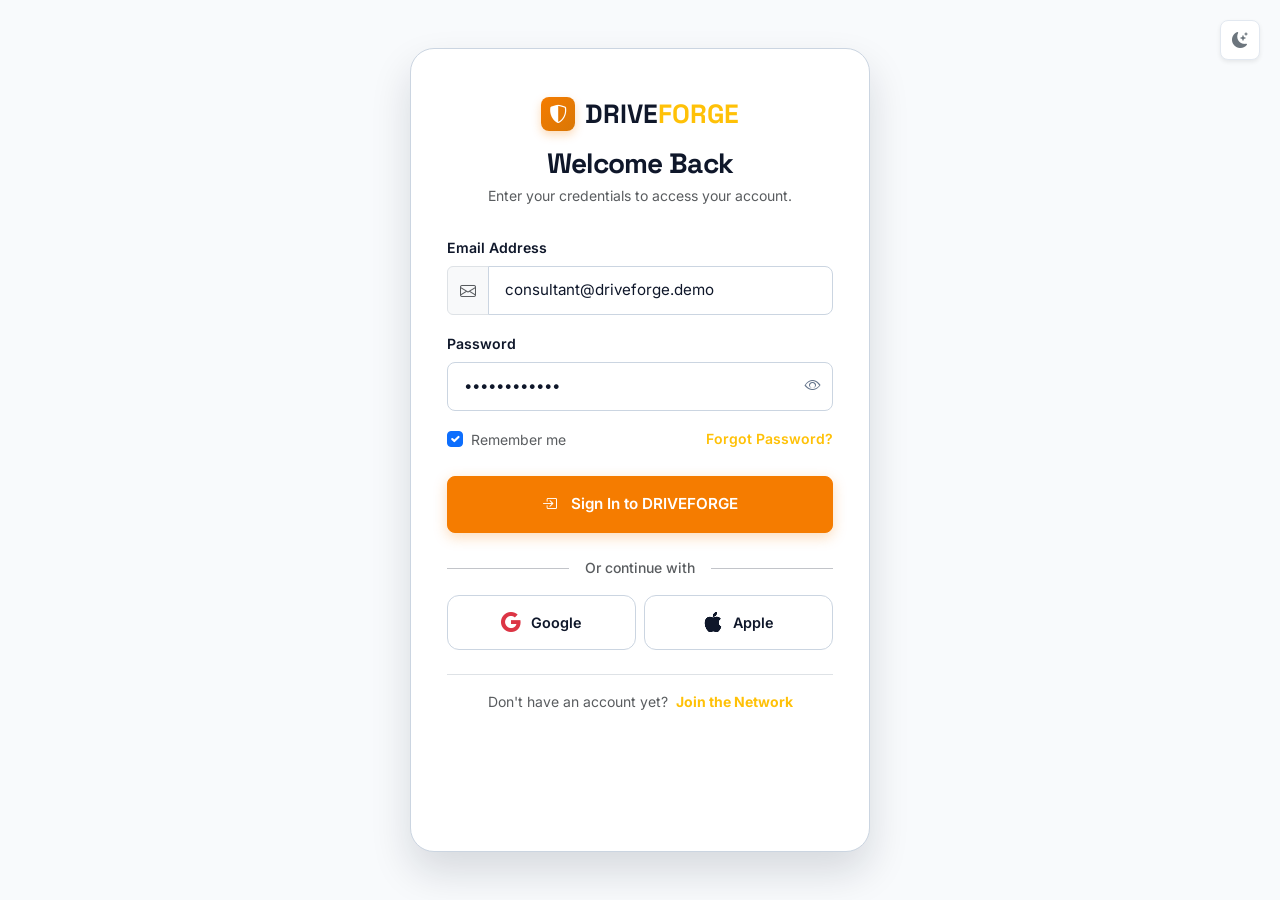
<file: login.html>
<!DOCTYPE html>
<html lang="en" data-bs-theme="light">

<head>
  <meta charset="UTF-8">
  <meta name="viewport" content="width=device-width, initial-scale=1.0">
  <title>Login — DRIVEFORGE Knowledge Network</title>
  <meta name="description"
    content="Sign in to your DRIVEFORGE account to save resources, join community discussions, and track your sales curriculum progress.">

  <link rel="stylesheet" href="assets/css/bootstrap.min.css">
  <link rel="stylesheet" href="assets/css/bootstrap-icons.min.css">
  <link rel="stylesheet" href="assets/css/style.css">
  <link rel="icon" type="image/svg+xml"
    href="data:image/svg+xml,<svg xmlns='http://www.w3.org/2000/svg' viewBox='0 0 100 100'><rect width='100' height='100' rx='20' fill='%23f57c00'/><path d='M30 25 L70 50 L30 75 Z' fill='%23ffffff'/></svg>">
</head>

<body class="auth-page-wrapper">
  <a href="#main-content" class="skip-link">Skip to main content</a>

  <!-- TOP-RIGHT THEME TOGGLE BUTTON -->
  <div class="auth-fixed-theme-btn">
    <button class="btn btn-icon theme-toggle-btn shadow-sm" type="button" aria-label="Toggle Theme">
      <i class="bi bi-moon-stars-fill"></i>
    </button>
  </div>

  <!-- CENTERED AUTH CARD -->
  <main id="main-content" class="w-100 d-flex justify-content-center">
    <div class="auth-card-centered">
      
      <!-- BRAND LOGO IN TOP CENTER INSIDE BOX -->
      <div class="auth-brand-header">
        <a class="auth-brand-logo" href="index.html">
          <span class="logo-badge"><i class="bi bi-shield-shaded"></i></span>
          <span>DRIVE<span class="text-warning">FORGE</span></span>
        </a>
        <h1 class="h3 fw-bold mb-1">Welcome Back</h1>
        <p class="text-muted small mb-0">Enter your credentials to access your account.</p>
      </div>

      <!-- Feedback Alert -->
      <div id="loginFeedbackAlert" style="display: none;" class="mb-3"></div>

      <form id="loginForm">
        <div class="mb-3">
          <label for="loginEmail" class="form-label-custom">Email Address</label>
          <div class="input-group">
            <span class="input-group-text bg-tertiary border-medium"><i class="bi bi-envelope text-muted"></i></span>
            <input type="email" class="form-control form-control-custom" id="loginEmail"
              placeholder="e.g. consultant@dealership.com" value="consultant@driveforge.demo" required>
          </div>
        </div>

        <div class="mb-3">
          <label for="loginPassword" class="form-label-custom">Password</label>
          <div class="password-input-wrap">
            <input type="password" class="form-control form-control-custom" id="loginPassword"
              placeholder="••••••••" value="salespro2026" required>
            <button type="button" class="password-toggle-btn" aria-label="Toggle password visibility">
              <i class="bi bi-eye"></i>
            </button>
          </div>
        </div>

        <!-- REMEMBER ME AND FORGOT PASSWORD ON SAME LINE -->
        <div class="d-flex justify-content-between align-items-center mb-4">
          <div class="form-check mb-0">
            <input class="form-check-input" type="checkbox" id="rememberMe" checked>
            <label class="form-check-label text-muted small" for="rememberMe">
              Remember me
            </label>
          </div>
          <a href="forgot-password.html" class="small text-warning fw-semibold text-decoration-none">Forgot Password?</a>
        </div>

        <button type="submit" class="btn btn-primary-custom w-100 py-3 mb-4">
          <i class="bi bi-box-arrow-in-right me-1"></i> Sign In to DRIVEFORGE
        </button>

        <!-- SOCIAL ICONS GOOGLE & APPLE AT BOTTOM -->
        <div class="d-flex align-items-center mb-3">
          <hr class="flex-grow-1 border-subtle my-0">
          <span class="px-3 text-muted small fw-medium">Or continue with</span>
          <hr class="flex-grow-1 border-subtle my-0">
        </div>

        <div class="row g-2 mb-4">
          <div class="col-6">
            <button type="button" class="auth-social-btn" onclick="showToast('Google Sign-in demo triggered', 'bi-google')">
              <i class="bi bi-google text-danger fs-5"></i>
              <span>Google</span>
            </button>
          </div>
          <div class="col-6">
            <button type="button" class="auth-social-btn" onclick="showToast('Apple Sign-in demo triggered', 'bi-apple')">
              <i class="bi bi-apple fs-5"></i>
              <span>Apple</span>
            </button>
          </div>
        </div>
      </form>

      <div class="text-center pt-3 border-top border-subtle text-muted small">
        Don't have an account yet?
        <a href="signup.html" class="text-warning fw-bold ms-1 text-decoration-none">Join the Network</a>
      </div>
    </div>
  </main>

  <script src="assets/js/bootstrap.bundle.min.js"></script>
  <script src="assets/js/gsap.min.js"></script>
  <script src="assets/js/main.js"></script>
</body>

</html>
</file>
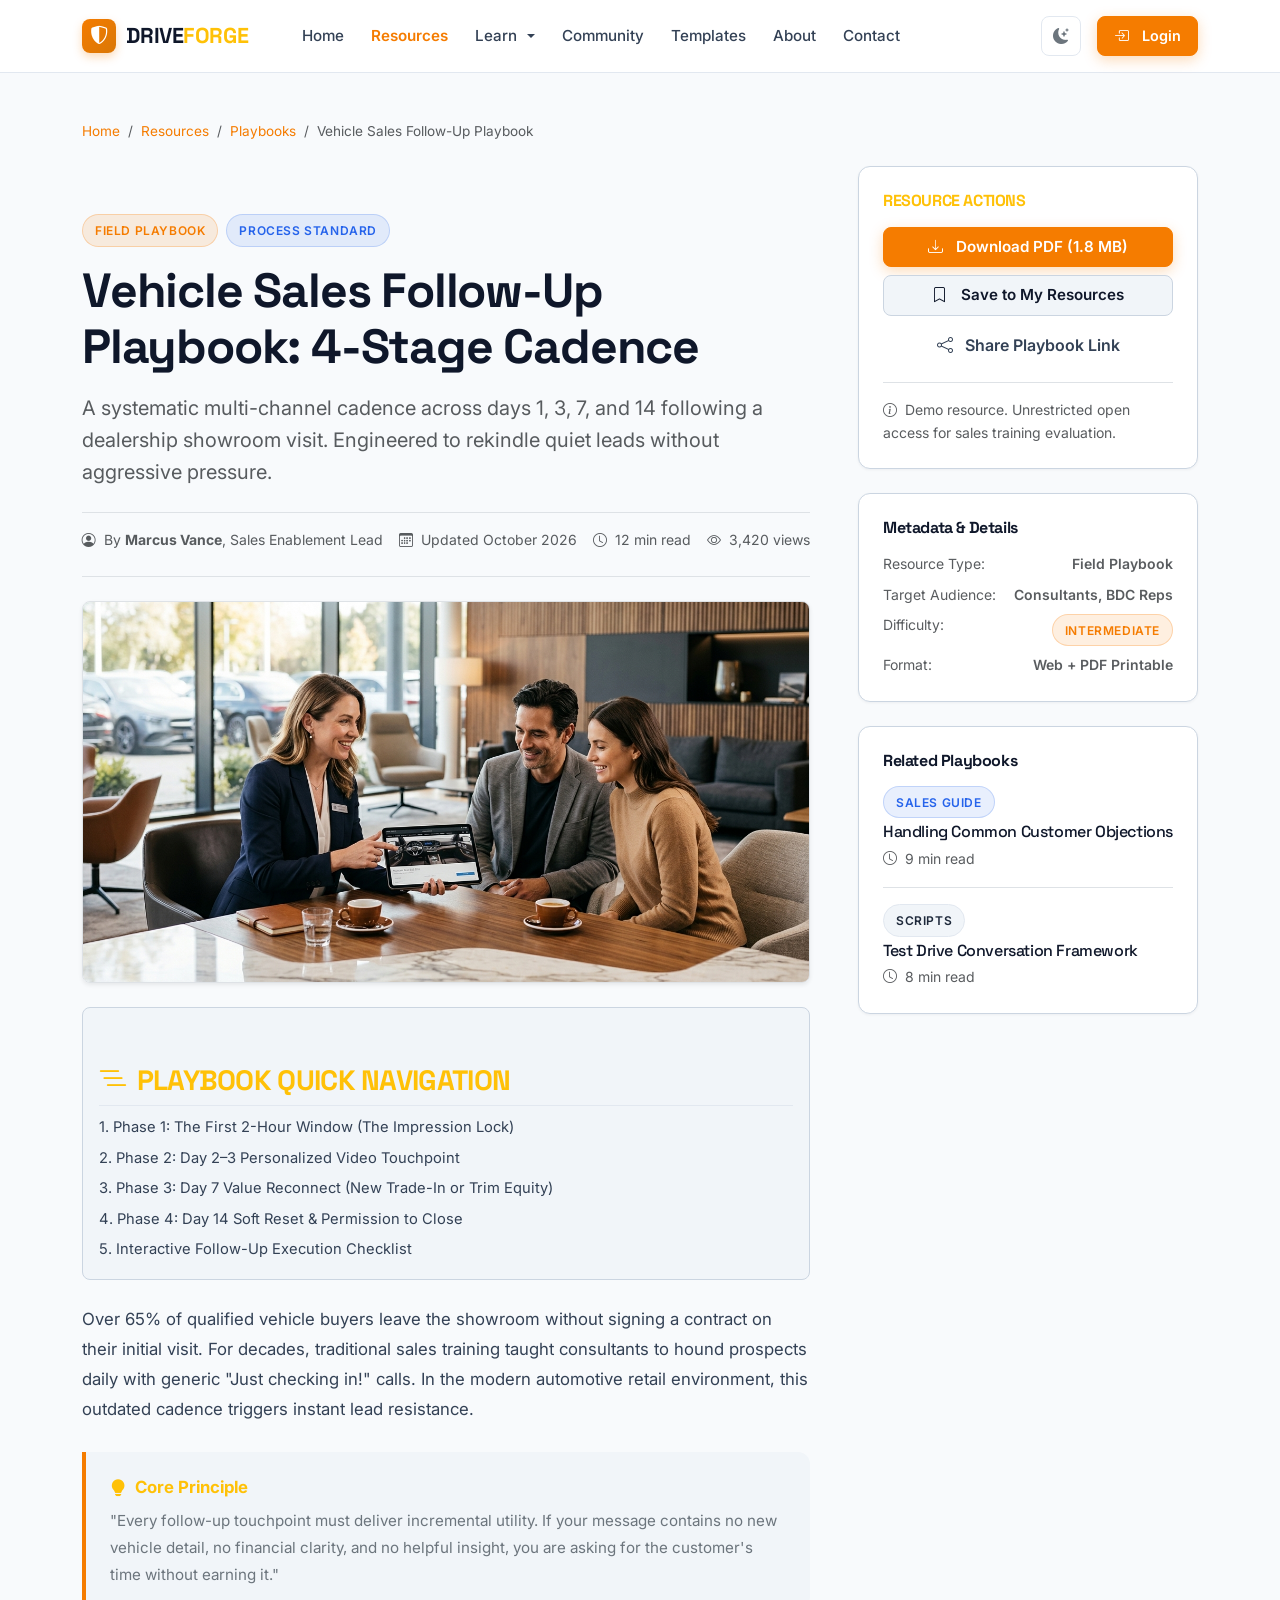
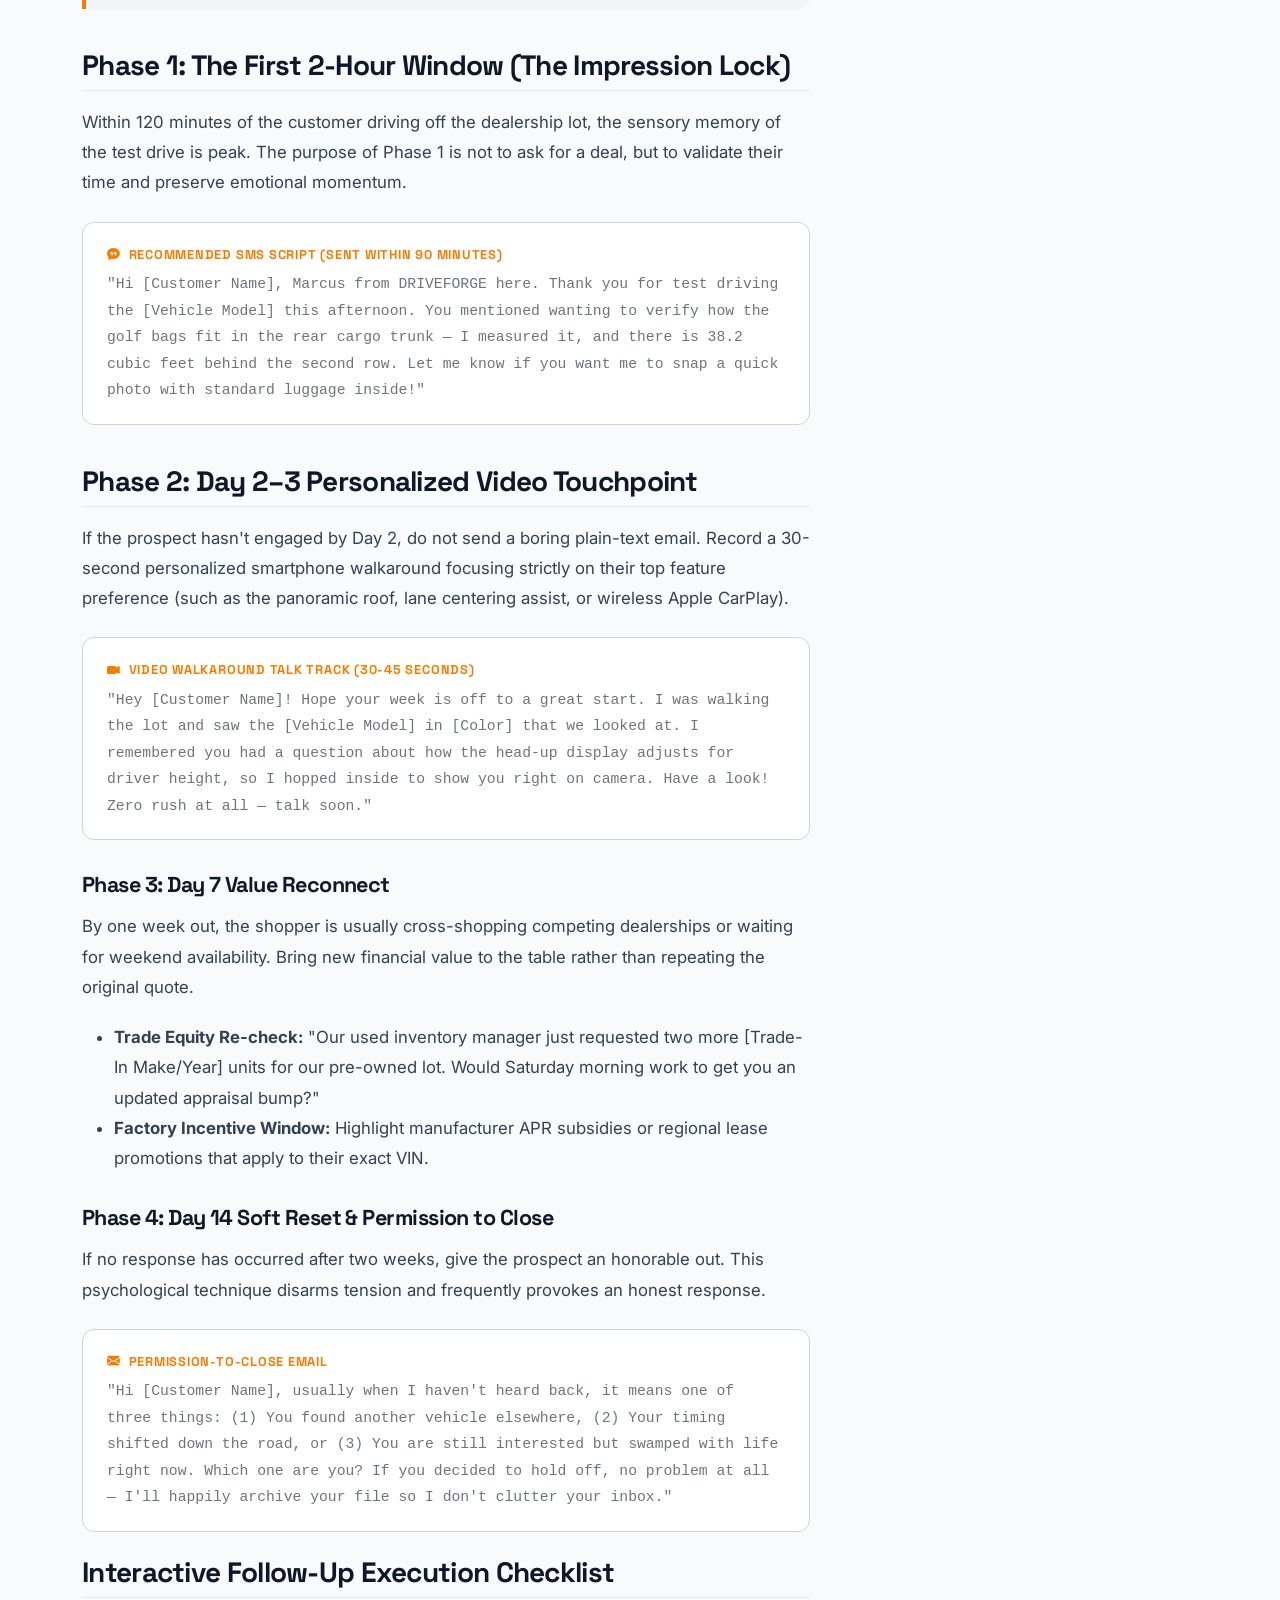
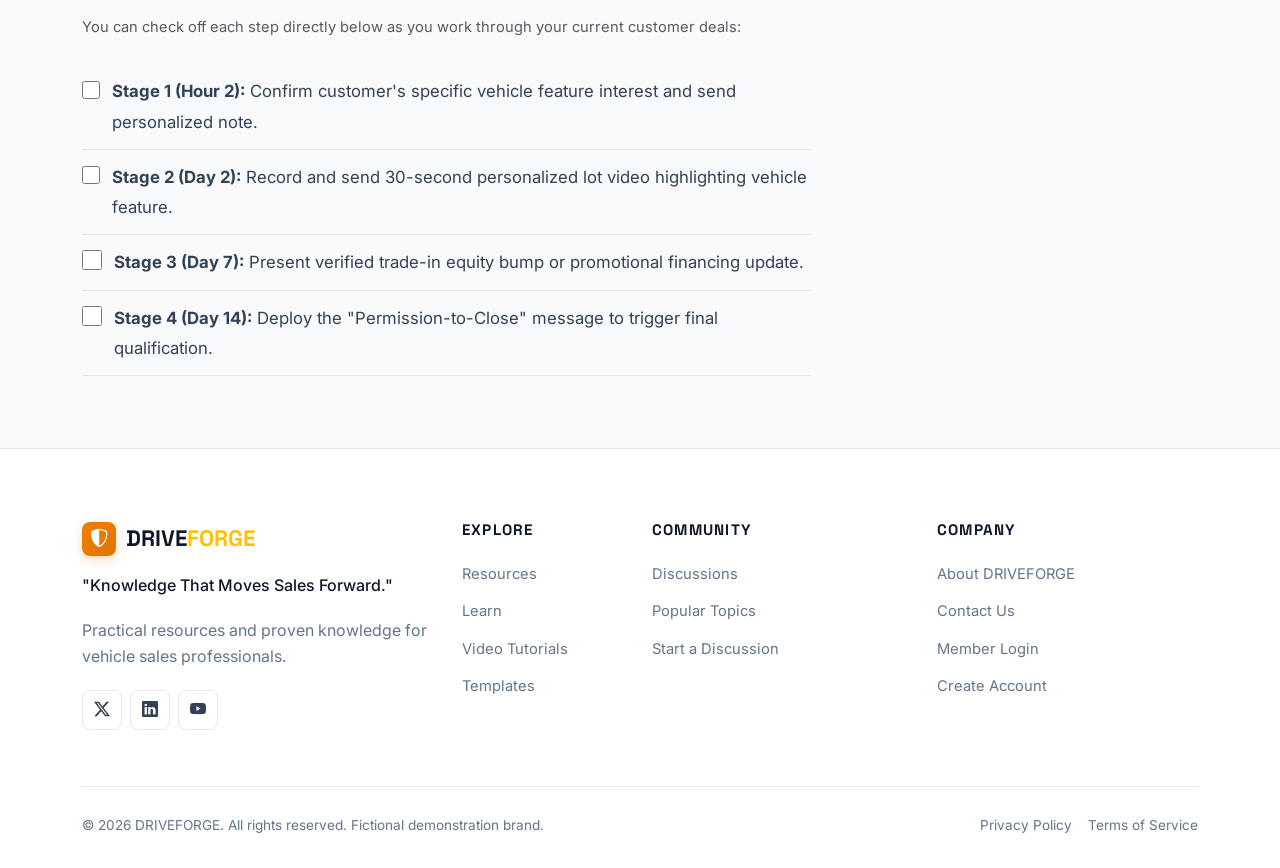
<file: resource-details.html>
<!DOCTYPE html>
<html lang="en" data-bs-theme="light">
<head>
  <meta charset="UTF-8">
  <meta name="viewport" content="width=device-width, initial-scale=1.0">
  <title>Vehicle Sales Follow-Up Playbook — DRIVEFORGE Knowledge Network</title>
  <meta name="description" content="A structured 14-day multi-channel follow-up cadence engineered to rekindle quiet leads after dealership test drives without sounding pushy.">
  
  <link rel="stylesheet" href="assets/css/bootstrap.min.css">
  <link rel="stylesheet" href="assets/css/bootstrap-icons.min.css">
  <link rel="stylesheet" href="assets/css/style.css">
  <link rel="icon" type="image/svg+xml" href="data:image/svg+xml,<svg xmlns='http://www.w3.org/2000/svg' viewBox='0 0 100 100'><rect width='100' height='100' rx='20' fill='%23f57c00'/><path d='M30 25 L70 50 L30 75 Z' fill='%23ffffff'/></svg>">
</head>
<body>
  <a href="#main-content" class="skip-link">Skip to main content</a>

  <!-- NAVBAR -->
  <header>
    <nav class="navbar navbar-expand-lg navbar-driveforge" aria-label="Main Navigation">
      <div class="container">
        <a class="navbar-brand navbar-brand-logo" href="index.html">
          <span class="logo-badge"><i class="bi bi-shield-shaded"></i></span>
          <span>DRIVE<span class="text-warning">FORGE</span></span>
        </a>

        <div class="d-flex align-items-center gap-2 d-lg-none">
          <button class="btn btn-icon theme-toggle-btn" type="button" aria-label="Toggle Theme">
            <i class="bi bi-moon-stars-fill"></i>
          </button>
          <button class="navbar-toggler navbar-toggler-custom" type="button" data-bs-toggle="offcanvas" data-bs-target="#mobileNavbar" aria-controls="mobileNavbar" aria-label="Toggle navigation">
            <i class="bi bi-list fs-4"></i>
          </button>
        </div>

        <div class="collapse navbar-collapse" id="desktopNavMenu">
          <ul class="navbar-nav me-auto mb-2 mb-lg-0 ms-lg-4">
            <li class="nav-item"><a class="nav-link-custom" href="index.html">Home</a></li>
            <li class="nav-item"><a class="nav-link-custom active" href="resources.html">Resources</a></li>
            <li class="nav-item dropdown">
              <a class="nav-link-custom dropdown-toggle" href="#" role="button" data-bs-toggle="dropdown">Learn</a>
              <ul class="dropdown-menu">
                <li><a class="dropdown-item dropdown-item-custom" href="video-tutorials.html"><i class="bi bi-play-circle-fill"></i> Video Tutorials</a></li>
                <li><a class="dropdown-item dropdown-item-custom" href="learn.html"><i class="bi bi-mortarboard"></i> Learning Paths</a></li>
              </ul>
            </li>
            <li class="nav-item"><a class="nav-link-custom" href="community.html">Community</a></li>
            <li class="nav-item"><a class="nav-link-custom" href="templates.html">Templates</a></li>
            <li class="nav-item"><a class="nav-link-custom" href="about.html">About</a></li>
            <li class="nav-item"><a class="nav-link-custom" href="contact.html">Contact</a></li>
          </ul>

          <div class="d-flex align-items-center gap-3">
            <button class="btn btn-icon theme-toggle-btn" type="button" aria-label="Toggle Theme" title="Toggle Theme">
              <i class="bi bi-moon-stars-fill"></i>
            </button>
            <a href="login.html" class="btn btn-primary-custom py-2 px-3" style="font-size: 0.9rem;">
              <i class="bi bi-box-arrow-in-right me-1"></i>
              <span>Login</span>
            </a>
          </div>
        </div>
      </div>
    </nav>

    <!-- Mobile Offcanvas -->
    <div class="offcanvas offcanvas-end mobile-nav-panel" tabindex="-1" id="mobileNavbar">
      <div class="offcanvas-header border-bottom border-subtle">
        <a class="navbar-brand navbar-brand-logo mb-0" href="index.html">
          <span class="logo-badge"><i class="bi bi-shield-shaded"></i></span>
          <span>DRIVE<span class="text-warning">FORGE</span></span>
        </a>
        <button type="button" class="btn-close text-reset" data-bs-dismiss="offcanvas"></button>
      </div>
      <div class="offcanvas-body d-flex flex-column justify-content-between p-4">
        <div>
          <ul class="navbar-nav mb-4">
            <li class="nav-item mb-2"><a class="nav-link-custom fs-5" href="index.html">Home</a></li>
            <li class="nav-item mb-2"><a class="nav-link-custom active fs-5" href="resources.html">Resources</a></li>
            
            <!-- Learn Dropdown -->
            <li class="nav-item mb-2 dropdown">
              <a class="nav-link-custom dropdown-toggle fs-5 d-flex align-items-center justify-content-between" href="#" role="button" data-bs-toggle="dropdown" aria-expanded="false">
                <span>Learn</span>
              </a>
              <ul class="dropdown-menu border border-subtle shadow-sm my-1">
                <li><a class="dropdown-item dropdown-item-custom py-2" href="video-tutorials.html"><i class="bi bi-play-circle-fill me-2 text-warning"></i> Video Tutorials</a></li>
                <li><a class="dropdown-item dropdown-item-custom py-2" href="learn.html"><i class="bi bi-mortarboard me-2 text-warning"></i> Learning Paths</a></li>
              </ul>
            </li>

            <li class="nav-item mb-2"><a class="nav-link-custom fs-5" href="templates.html">Templates</a></li>
            <li class="nav-item mb-2"><a class="nav-link-custom fs-5" href="community.html">Community</a></li>
            <li class="nav-item mb-2"><a class="nav-link-custom fs-5" href="about.html">About</a></li>
            <li class="nav-item mb-2"><a class="nav-link-custom fs-5" href="contact.html">Contact</a></li>
          </ul>
        </div>
        <div class="pt-3 border-top border-subtle d-grid gap-2">
          <a href="login.html" class="btn btn-primary-custom w-100 py-2">
            <i class="bi bi-box-arrow-in-right me-1"></i>
            <span>Login</span>
          </a>
        </div>
      </div>
    </div>
  </header>

  <!-- MAIN DETAIL CONTENT -->
  <main id="main-content" class="py-5">
    <div class="container">
      <!-- Breadcrumbs -->
      <nav aria-label="breadcrumb" class="mb-4">
        <ol class="breadcrumb" style="font-size: 0.85rem;">
          <li class="breadcrumb-item"><a href="index.html">Home</a></li>
          <li class="breadcrumb-item"><a href="resources.html">Resources</a></li>
          <li class="breadcrumb-item"><a href="resources.html?type=playbooks">Playbooks</a></li>
          <li class="breadcrumb-item active" aria-current="page">Vehicle Sales Follow-Up Playbook</li>
        </ol>
      </nav>

      <div class="row g-5">
        <!-- Main Article Content (Left) -->
        <div class="col-lg-8">
          <div class="article-header pb-4 mb-4 border-bottom border-subtle">
            <div class="d-flex align-items-center gap-2 mb-3">
              <span class="badge-custom badge-amber">Field Playbook</span>
              <span class="badge-custom badge-blue">Process Standard</span>
            </div>
            <h1 class="display-5 fw-bold mb-3">Vehicle Sales Follow-Up Playbook: 4-Stage Cadence</h1>
            <p class="fs-5 text-muted mb-4">
              A systematic multi-channel cadence across days 1, 3, 7, and 14 following a dealership showroom visit. Engineered to rekindle quiet leads without aggressive pressure.
            </p>

            <div class="d-flex flex-wrap align-items-center justify-content-between gap-3 pt-3 border-top border-subtle text-muted small">
              <div class="d-flex align-items-center gap-3">
                <span><i class="bi bi-person-circle me-1"></i> By <strong>Marcus Vance</strong>, Sales Enablement Lead</span>
                <span><i class="bi bi-calendar3 me-1"></i> Updated October 2026</span>
              </div>
              <div class="d-flex align-items-center gap-3">
                <span><i class="bi bi-clock me-1"></i> 12 min read</span>
                <span><i class="bi bi-eye me-1"></i> 3,420 views</span>
              </div>
            </div>
          </div>

          <!-- Editorial Lead Image -->
          <div class="mb-4 rounded-3 overflow-hidden border border-subtle shadow-sm">
            <img src="assets/images/resources/sales_consultation_lounge.jpg" alt="Sales consultant discussing options in dealership lounge" style="width: 100%; height: 380px; object-fit: cover;">
          </div>

          <!-- Article Body -->
          <article class="article-content">
            <div class="p-3 mb-4 rounded-3" style="background: var(--bg-tertiary); border: 1px solid var(--border-medium);">
              <h2 class="h6 fw-bold text-uppercase mb-2 text-warning"><i class="bi bi-list-nested me-1"></i> Playbook Quick Navigation</h2>
              <ul class="list-unstyled mb-0 d-flex flex-column gap-1" style="font-size: 0.92rem;">
                <li><a href="#phase1" class="text-reset">1. Phase 1: The First 2-Hour Window (The Impression Lock)</a></li>
                <li><a href="#phase2" class="text-reset">2. Phase 2: Day 2–3 Personalized Video Touchpoint</a></li>
                <li><a href="#phase3" class="text-reset">3. Phase 3: Day 7 Value Reconnect (New Trade-In or Trim Equity)</a></li>
                <li><a href="#phase4" class="text-reset">4. Phase 4: Day 14 Soft Reset & Permission to Close</a></li>
                <li><a href="#checklist" class="text-reset">5. Interactive Follow-Up Execution Checklist</a></li>
              </ul>
            </div>

            <p>
              Over 65% of qualified vehicle buyers leave the showroom without signing a contract on their initial visit. For decades, traditional sales training taught consultants to hound prospects daily with generic "Just checking in!" calls. In the modern automotive retail environment, this outdated cadence triggers instant lead resistance.
            </p>

            <div class="article-callout">
              <div class="fw-bold text-warning mb-1"><i class="bi bi-lightbulb-fill me-1"></i> Core Principle</div>
              <p class="mb-0 text-secondary" style="font-size: 0.95rem;">
                "Every follow-up touchpoint must deliver incremental utility. If your message contains no new vehicle detail, no financial clarity, and no helpful insight, you are asking for the customer's time without earning it."
              </p>
            </div>

            <!-- Phase 1 -->
            <h2 id="phase1">Phase 1: The First 2-Hour Window (The Impression Lock)</h2>
            <p>
              Within 120 minutes of the customer driving off the dealership lot, the sensory memory of the test drive is peak. The purpose of Phase 1 is not to ask for a deal, but to validate their time and preserve emotional momentum.
            </p>

            <div class="dialogue-script-box">
              <div class="dialogue-speaker"><i class="bi bi-chat-quote-fill me-1"></i> Recommended SMS Script (Sent within 90 minutes)</div>
              <p class="mb-0 font-monospace text-secondary" style="font-size: 0.92rem;">
                "Hi [Customer Name], Marcus from DRIVEFORGE here. Thank you for test driving the [Vehicle Model] this afternoon. You mentioned wanting to verify how the golf bags fit in the rear cargo trunk — I measured it, and there is 38.2 cubic feet behind the second row. Let me know if you want me to snap a quick photo with standard luggage inside!"
              </p>
            </div>

            <!-- Phase 2 -->
            <h2 id="phase2">Phase 2: Day 2–3 Personalized Video Touchpoint</h2>
            <p>
              If the prospect hasn't engaged by Day 2, do not send a boring plain-text email. Record a 30-second personalized smartphone walkaround focusing strictly on their top feature preference (such as the panoramic roof, lane centering assist, or wireless Apple CarPlay).
            </p>

            <div class="dialogue-script-box">
              <div class="dialogue-speaker"><i class="bi bi-camera-video-fill me-1"></i> Video Walkaround Talk Track (30-45 Seconds)</div>
              <p class="mb-0 font-monospace text-secondary" style="font-size: 0.92rem;">
                "Hey [Customer Name]! Hope your week is off to a great start. I was walking the lot and saw the [Vehicle Model] in [Color] that we looked at. I remembered you had a question about how the head-up display adjusts for driver height, so I hopped inside to show you right on camera. Have a look! Zero rush at all — talk soon."
              </p>
            </div>

            <!-- Phase 3 -->
            <h3 id="phase3">Phase 3: Day 7 Value Reconnect</h3>
            <p>
              By one week out, the shopper is usually cross-shopping competing dealerships or waiting for weekend availability. Bring new financial value to the table rather than repeating the original quote.
            </p>
            <ul>
              <li><strong>Trade Equity Re-check:</strong> "Our used inventory manager just requested two more [Trade-In Make/Year] units for our pre-owned lot. Would Saturday morning work to get you an updated appraisal bump?"</li>
              <li><strong>Factory Incentive Window:</strong> Highlight manufacturer APR subsidies or regional lease promotions that apply to their exact VIN.</li>
            </ul>

            <!-- Phase 4 -->
            <h3 id="phase4">Phase 4: Day 14 Soft Reset & Permission to Close</h3>
            <p>
              If no response has occurred after two weeks, give the prospect an honorable out. This psychological technique disarms tension and frequently provokes an honest response.
            </p>

            <div class="dialogue-script-box">
              <div class="dialogue-speaker"><i class="bi bi-envelope-fill me-1"></i> Permission-to-Close Email</div>
              <p class="mb-0 font-monospace text-secondary" style="font-size: 0.92rem;">
                "Hi [Customer Name], usually when I haven't heard back, it means one of three things: (1) You found another vehicle elsewhere, (2) Your timing shifted down the road, or (3) You are still interested but swamped with life right now. Which one are you? If you decided to hold off, no problem at all — I'll happily archive your file so I don't clutter your inbox."
              </p>
            </div>

            <!-- Interactive Checklist -->
            <h2 id="checklist" class="mt-4">Interactive Follow-Up Execution Checklist</h2>
            <p class="text-muted small">You can check off each step directly below as you work through your current customer deals:</p>
            
            <ul class="interactive-checklist">
              <li>
                <input type="checkbox" id="chk1">
                <label for="chk1"><strong>Stage 1 (Hour 2):</strong> Confirm customer's specific vehicle feature interest and send personalized note.</label>
              </li>
              <li>
                <input type="checkbox" id="chk2">
                <label for="chk2"><strong>Stage 2 (Day 2):</strong> Record and send 30-second personalized lot video highlighting vehicle feature.</label>
              </li>
              <li>
                <input type="checkbox" id="chk3">
                <label for="chk3"><strong>Stage 3 (Day 7):</strong> Present verified trade-in equity bump or promotional financing update.</label>
              </li>
              <li>
                <input type="checkbox" id="chk4">
                <label for="chk4"><strong>Stage 4 (Day 14):</strong> Deploy the "Permission-to-Close" message to trigger final qualification.</label>
              </li>
            </ul>
          </article>
        </div>

        <!-- Right Sticky Sidebar -->
        <div class="col-lg-4">
          <div class="position-sticky" style="top: 100px;">
            <!-- Action Card -->
            <div class="detail-sidebar-card">
              <h4 class="h6 fw-bold text-uppercase text-warning mb-3">Resource Actions</h4>
              
              <button type="button" class="btn btn-primary-custom w-100 py-2 mb-2 download-trigger-btn" data-file="Vehicle-Follow-Up-Cadence-Playbook.pdf" data-type="PDF Playbook" data-size="1.8 MB">
                <i class="bi bi-download me-1"></i> Download PDF (1.8 MB)
              </button>

              <button type="button" class="btn btn-secondary-custom w-100 py-2 mb-2 bookmark-toggle-btn">
                <i class="bi bi-bookmark me-1"></i> Save to My Resources
              </button>

              <button type="button" class="btn btn-ghost-custom w-100 py-2 share-trigger-btn">
                <i class="bi bi-share me-1"></i> Share Playbook Link
              </button>

              <div class="pt-3 mt-3 border-top border-subtle text-muted small">
                <i class="bi bi-info-circle me-1"></i> Demo resource. Unrestricted open access for sales training evaluation.
              </div>
            </div>

            <!-- Resource Specifications -->
            <div class="detail-sidebar-card">
              <h4 class="h6 fw-bold mb-3">Metadata & Details</h4>
              <ul class="list-unstyled mb-0 d-flex flex-column gap-2 text-muted small">
                <li class="d-flex justify-content-between">
                  <span>Resource Type:</span>
                  <span class="text-reset fw-semibold">Field Playbook</span>
                </li>
                <li class="d-flex justify-content-between">
                  <span>Target Audience:</span>
                  <span class="text-reset fw-semibold">Consultants, BDC Reps</span>
                </li>
                <li class="d-flex justify-content-between">
                  <span>Difficulty:</span>
                  <span class="badge-custom badge-amber">Intermediate</span>
                </li>
                <li class="d-flex justify-content-between">
                  <span>Format:</span>
                  <span class="text-reset fw-semibold">Web + PDF Printable</span>
                </li>
              </ul>
            </div>

            <!-- Related Resources -->
            <div class="detail-sidebar-card">
              <h4 class="h6 fw-bold mb-3">Related Playbooks</h4>
              
              <div class="mb-3 pb-3 border-bottom border-subtle">
                <span class="badge-custom badge-blue mb-1">Sales Guide</span>
                <h5 class="h6 mb-1">
                  <a href="resource-details.html" class="text-reset">Handling Common Customer Objections</a>
                </h5>
                <span class="text-muted small"><i class="bi bi-clock me-1"></i> 9 min read</span>
              </div>

              <div>
                <span class="badge-custom mb-1">Scripts</span>
                <h5 class="h6 mb-1">
                  <a href="resource-details.html" class="text-reset">Test Drive Conversation Framework</a>
                </h5>
                <span class="text-muted small"><i class="bi bi-clock me-1"></i> 8 min read</span>
              </div>
            </div>
          </div>
        </div>
      </div>
    </div>
  </main>

  <!-- FOOTER -->
  <footer class="footer-driveforge">
    <div class="container">
      <div class="row g-4">
        <div class="col-lg-4 col-md-6">
          <div class="footer-logo-title">
            <span class="logo-badge"><i class="bi bi-shield-shaded"></i></span>
            <span>DRIVE<span class="text-warning">FORGE</span></span>
          </div>
          <p class="footer-tagline">"Knowledge That Moves Sales Forward."</p>
          <p class="footer-desc">Practical resources and proven knowledge for vehicle sales professionals.</p>
          <div class="d-flex gap-2 mt-3">
            <a href="https://twitter.com" target="_blank" rel="noopener noreferrer" class="btn-icon" aria-label="Twitter"><i class="bi bi-twitter-x"></i></a>
            <a href="https://linkedin.com" target="_blank" rel="noopener noreferrer" class="btn-icon" aria-label="LinkedIn"><i class="bi bi-linkedin"></i></a>
            <a href="https://youtube.com" target="_blank" rel="noopener noreferrer" class="btn-icon" aria-label="YouTube"><i class="bi bi-youtube"></i></a>
          </div>
        </div>
        <div class="col-lg-2 col-md-6 col-6">
          <h4 class="footer-heading">Explore</h4>
          <ul class="footer-nav-list">
            <li><a href="resources.html">Resources</a></li>
            <li><a href="learn.html">Learn</a></li>
            <li><a href="video-tutorials.html">Video Tutorials</a></li>
            <li><a href="templates.html">Templates</a></li>
          </ul>
        </div>
        <div class="col-lg-3 col-md-6 col-6">
          <h4 class="footer-heading">Community</h4>
          <ul class="footer-nav-list">
            <li><a href="community.html">Discussions</a></li>
            <li><a href="community.html">Popular Topics</a></li>
            <li><a href="community.html">Start a Discussion</a></li>
          </ul>
        </div>
        <div class="col-lg-3 col-md-6">
          <h4 class="footer-heading">Company</h4>
          <ul class="footer-nav-list">
            <li><a href="about.html">About DRIVEFORGE</a></li>
            <li><a href="contact.html">Contact Us</a></li>
            <li><a href="login.html">Member Login</a></li>
            <li><a href="signup.html">Create Account</a></li>
          </ul>
        </div>
      </div>
      <div class="footer-bottom-strip d-flex flex-column flex-md-row justify-content-between align-items-center gap-3">
        <div>© 2026 DRIVEFORGE. All rights reserved. Fictional demonstration brand.</div>
        <div class="d-flex gap-3">
          <a href="about.html" class="text-reset text-decoration-none">Privacy Policy</a>
          <a href="about.html" class="text-reset text-decoration-none">Terms of Service</a>
        </div>
      </div>
    </div>
  </footer>

  <script src="assets/js/bootstrap.bundle.min.js"></script>
  <script src="assets/js/gsap.min.js"></script>
  <script src="assets/js/main.js"></script>
</body>
</html>
</file>
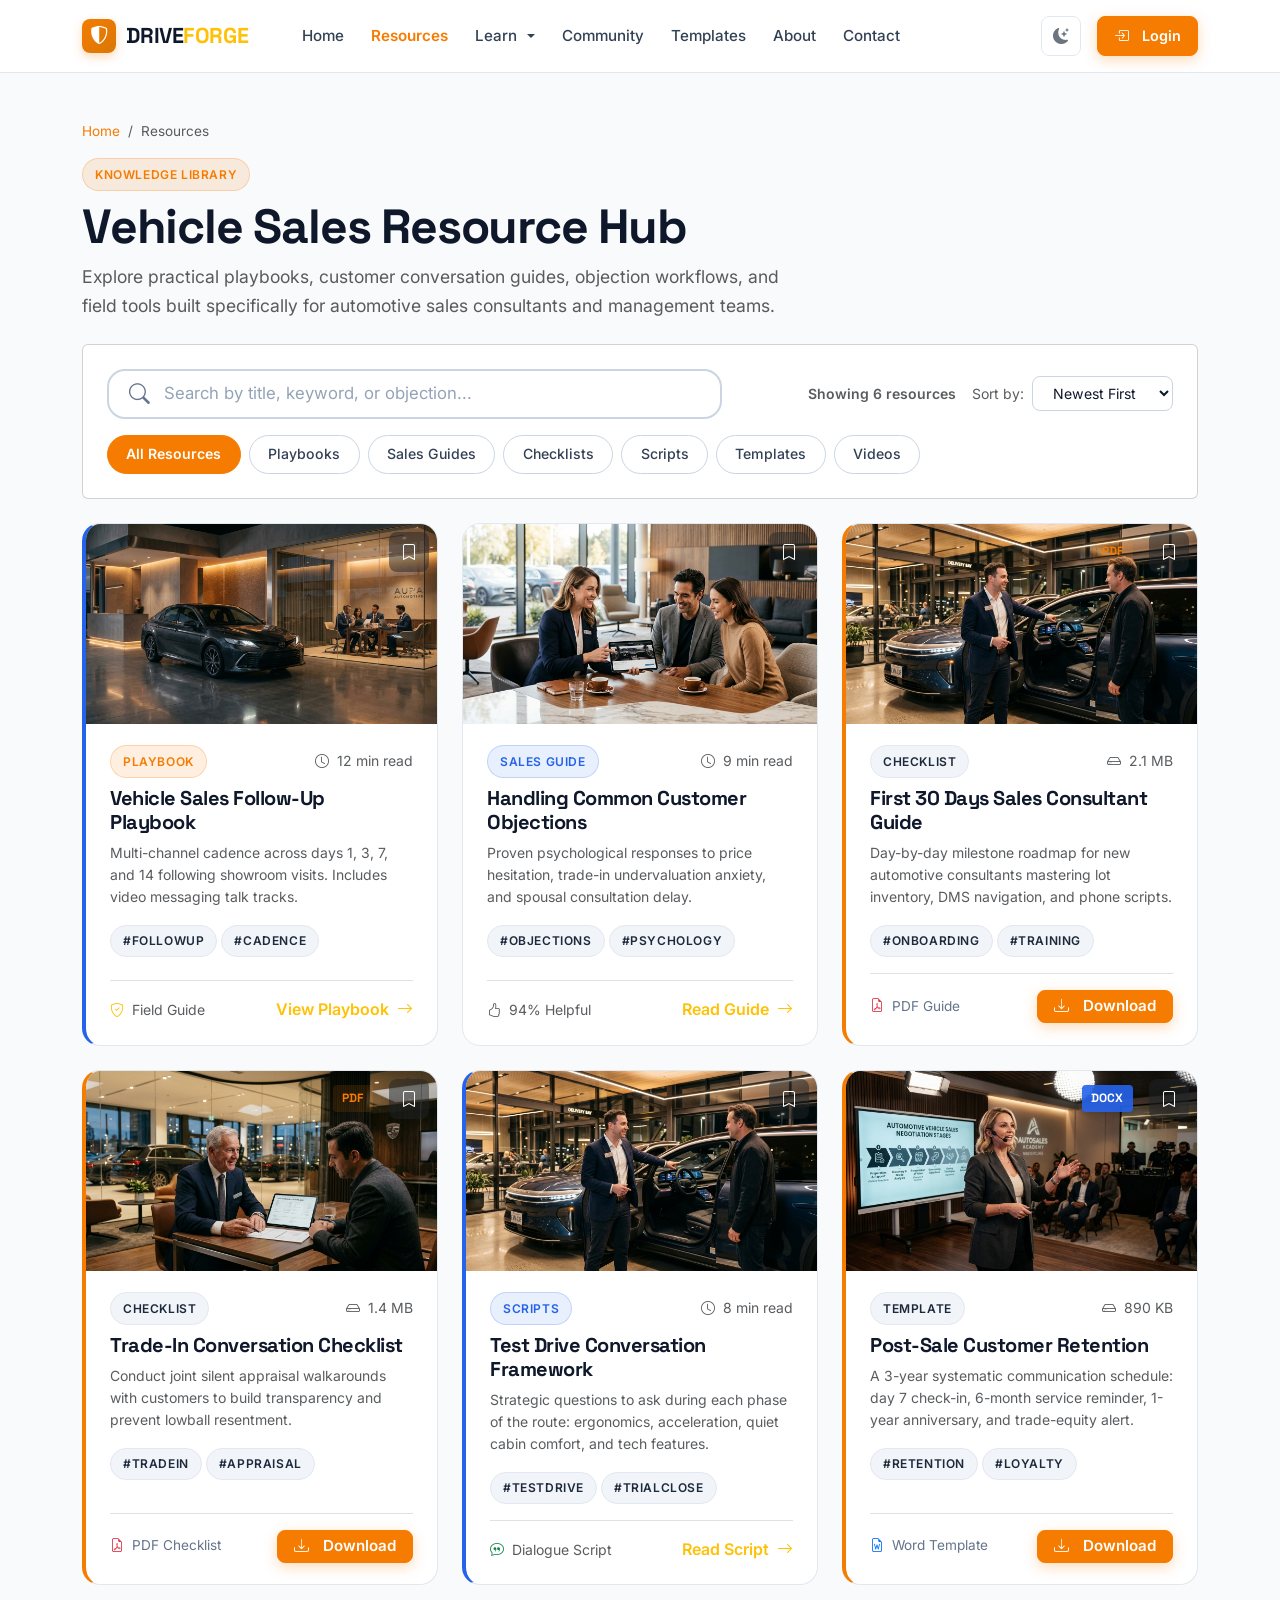
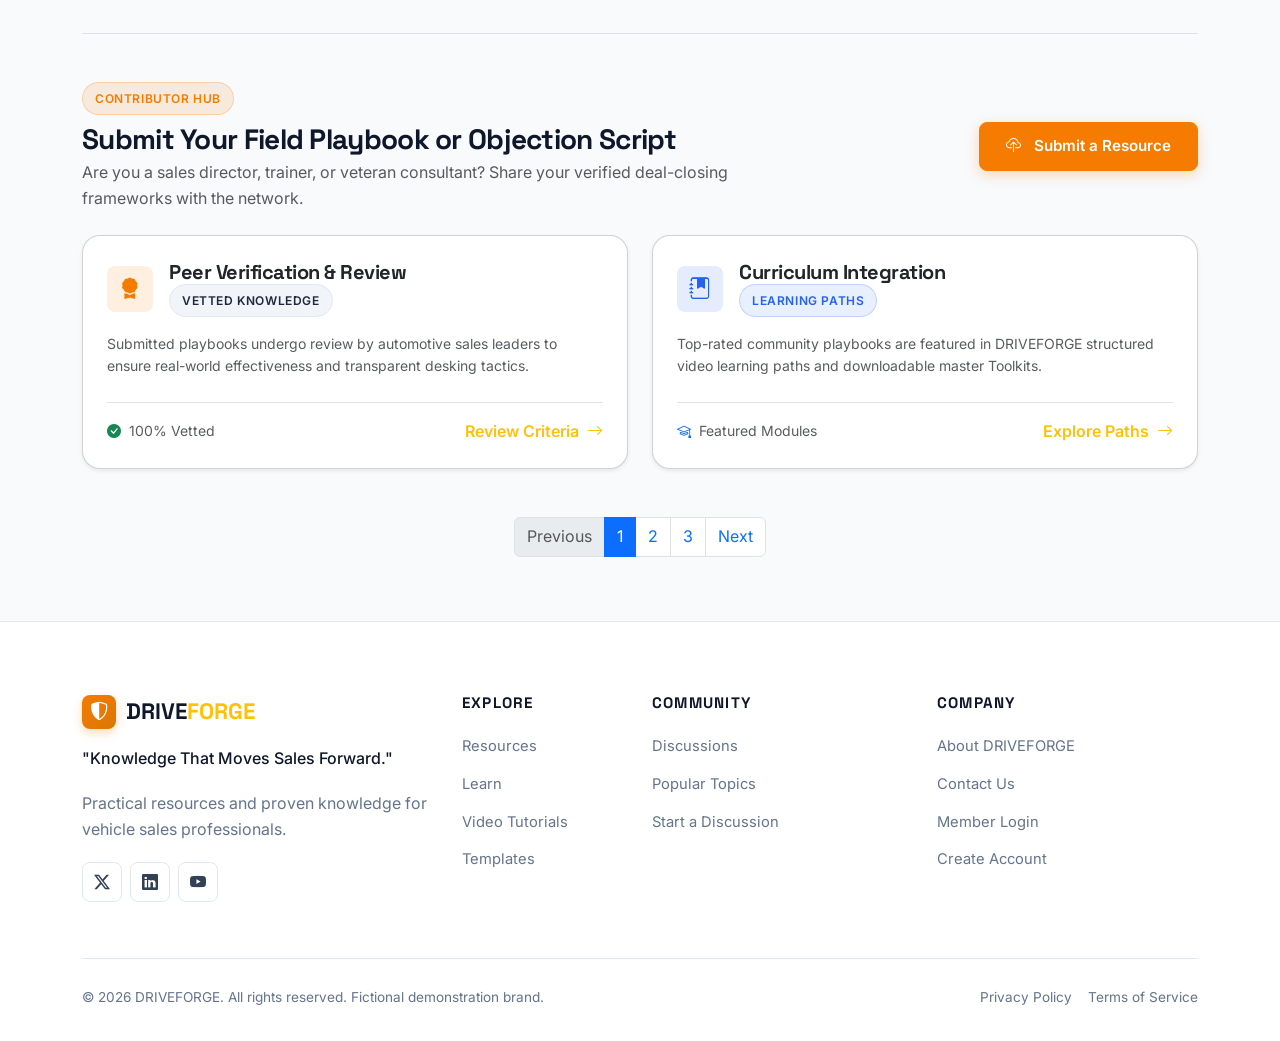
<file: resources.html>
<!DOCTYPE html>
<html lang="en" data-bs-theme="light">

<head>
  <meta charset="UTF-8">
  <meta name="viewport" content="width=device-width, initial-scale=1.0">
  <title>Resource Library — DRIVEFORGE Knowledge Network</title>
  <meta name="description"
    content="Browse our searchable library of vehicle sales documentation, consultative playbooks, customer scripts, checklists, and downloadable tools.">

  <link rel="stylesheet" href="assets/css/bootstrap.min.css">
  <link rel="stylesheet" href="assets/css/bootstrap-icons.min.css">
  <link rel="stylesheet" href="assets/css/style.css">
  <link rel="icon" type="image/svg+xml"
    href="data:image/svg+xml,<svg xmlns='http://www.w3.org/2000/svg' viewBox='0 0 100 100'><rect width='100' height='100' rx='20' fill='%23f57c00'/><path d='M30 25 L70 50 L30 75 Z' fill='%23ffffff'/></svg>">
</head>

<body>
  <a href="#main-content" class="skip-link">Skip to main content</a>

  <!-- NAVBAR -->
  <header>
    <nav class="navbar navbar-expand-lg navbar-driveforge" aria-label="Main Navigation">
      <div class="container">
        <a class="navbar-brand navbar-brand-logo" href="index.html">
          <span class="logo-badge"><i class="bi bi-shield-shaded"></i></span>
          <span>DRIVE<span class="text-warning">FORGE</span></span>
        </a>

        <div class="d-flex align-items-center gap-2 d-lg-none">
          <button class="btn btn-icon theme-toggle-btn" type="button" aria-label="Toggle Theme">
            <i class="bi bi-moon-stars-fill"></i>
          </button>
          <button class="navbar-toggler navbar-toggler-custom" type="button" data-bs-toggle="offcanvas"
            data-bs-target="#mobileNavbar" aria-controls="mobileNavbar" aria-label="Toggle navigation">
            <i class="bi bi-list fs-4"></i>
          </button>
        </div>

        <div class="collapse navbar-collapse" id="desktopNavMenu">
          <ul class="navbar-nav me-auto mb-2 mb-lg-0 ms-lg-4">
            <li class="nav-item">
              <a class="nav-link-custom" href="index.html">Home</a>
            </li>
            <li class="nav-item">
              <a class="nav-link-custom active" href="resources.html">Resources</a>
            </li>
            <li class="nav-item dropdown">
              <a class="nav-link-custom dropdown-toggle" href="#" role="button" data-bs-toggle="dropdown"
                aria-expanded="false">
                Learn
              </a>
              <ul class="dropdown-menu">
                <li><a class="dropdown-item dropdown-item-custom" href="video-tutorials.html"><i
                      class="bi bi-play-circle-fill"></i> Video Tutorials</a></li>
                <li><a class="dropdown-item dropdown-item-custom" href="learn.html#fundamentals"><i
                      class="bi bi-compass"></i> Fundamentals</a></li>
                <li><a class="dropdown-item dropdown-item-custom" href="learn.html#conversations"><i
                      class="bi bi-chat-left-dots"></i> Conversations</a></li>
                <li><a class="dropdown-item dropdown-item-custom" href="learn.html#follow-up"><i
                      class="bi bi-arrow-repeat"></i> Follow-Up</a></li>
                <li><a class="dropdown-item dropdown-item-custom" href="learn.html#negotiation"><i
                      class="bi bi-calculator"></i> Negotiation</a></li>
                <li><a class="dropdown-item dropdown-item-custom" href="learn.html#closing"><i
                      class="bi bi-check-all"></i> Closing</a></li>
              </ul>
            </li>
            <li class="nav-item"><a class="nav-link-custom" href="community.html">Community</a></li>
            <li class="nav-item"><a class="nav-link-custom" href="templates.html">Templates</a></li>
            <li class="nav-item"><a class="nav-link-custom" href="about.html">About</a></li>
            <li class="nav-item"><a class="nav-link-custom" href="contact.html">Contact</a></li>
          </ul>

          <div class="d-flex align-items-center gap-3">
            <button class="btn btn-icon theme-toggle-btn" type="button" aria-label="Toggle Theme" title="Toggle Theme">
              <i class="bi bi-moon-stars-fill"></i>
            </button>
            <a href="login.html" class="btn btn-primary-custom py-2 px-3" style="font-size: 0.9rem;">
              <i class="bi bi-box-arrow-in-right me-1"></i>
              <span>Login</span>
            </a>
          </div>
        </div>
      </div>
    </nav>

    <!-- Mobile Offcanvas -->
    <div class="offcanvas offcanvas-end mobile-nav-panel" tabindex="-1" id="mobileNavbar">
      <div class="offcanvas-header border-bottom border-subtle">
        <a class="navbar-brand navbar-brand-logo mb-0" href="index.html">
          <span class="logo-badge"><i class="bi bi-shield-shaded"></i></span>
          <span>DRIVE<span class="text-warning">FORGE</span></span>
        </a>
        <button type="button" class="btn-close text-reset" data-bs-dismiss="offcanvas"></button>
      </div>
      <div class="offcanvas-body d-flex flex-column justify-content-between p-4">
        <div>
          <ul class="navbar-nav mb-4">
            <li class="nav-item mb-2"><a class="nav-link-custom fs-5" href="index.html">Home</a></li>
            <li class="nav-item mb-2"><a class="nav-link-custom active fs-5" href="resources.html">Resources</a></li>

            <!-- Learn Dropdown -->
            <li class="nav-item mb-2 dropdown">
              <a class="nav-link-custom dropdown-toggle fs-5 d-flex align-items-center justify-content-between" href="#"
                role="button" data-bs-toggle="dropdown" aria-expanded="false">
                <span>Learn</span>
              </a>
              <ul class="dropdown-menu border border-subtle shadow-sm my-1">
                <li><a class="dropdown-item dropdown-item-custom py-2" href="video-tutorials.html"><i
                      class="bi bi-play-circle-fill me-2 text-warning"></i> Video Tutorials</a></li>
                <li><a class="dropdown-item dropdown-item-custom py-2" href="learn.html"><i
                      class="bi bi-mortarboard me-2 text-warning"></i> Learning Paths</a></li>
              </ul>
            </li>

            <li class="nav-item mb-2"><a class="nav-link-custom fs-5" href="templates.html">Templates</a></li>
            <li class="nav-item mb-2"><a class="nav-link-custom fs-5" href="community.html">Community</a></li>
            <li class="nav-item mb-2"><a class="nav-link-custom fs-5" href="about.html">About</a></li>
            <li class="nav-item mb-2"><a class="nav-link-custom fs-5" href="contact.html">Contact</a></li>
          </ul>
        </div>
        <div class="pt-3 border-top border-subtle d-grid gap-2">
          <a href="login.html" class="btn btn-primary-custom w-100 py-2">
            <i class="bi bi-box-arrow-in-right me-1"></i>
            <span>Login</span>
          </a>
        </div>
      </div>
    </div>
  </header>

  <!-- MAIN CONTENT -->
  <main id="main-content" class="py-5">
    <div class="container">
      <!-- Breadcrumb & Header -->
      <nav aria-label="breadcrumb" class="mb-3">
        <ol class="breadcrumb" style="font-size: 0.85rem;">
          <li class="breadcrumb-item"><a href="index.html">Home</a></li>
          <li class="breadcrumb-item active" aria-current="page">Resources</li>
        </ol>
      </nav>

      <div class="mb-4">
        <span class="badge-custom badge-amber mb-2">Knowledge Library</span>
        <h1 class="display-5 fw-bold mb-2">Vehicle Sales Resource Hub</h1>
        <p class="text-muted" style="max-width: 720px; font-size: 1.1rem;">
          Explore practical playbooks, customer conversation guides, objection workflows, and field tools built
          specifically for automotive sales consultants and management teams.
        </p>
      </div>

      <!-- Search & Controls Bar -->
      <div class="card p-3 p-md-4 mb-4 border-subtle" style="background: var(--bg-secondary);">
        <div class="row g-3 align-items-center">
          <div class="col-lg-7">
            <div class="search-input-group m-0" style="box-shadow: none;">
              <i class="bi bi-search search-icon"></i>
              <input type="text" class="library-search-input" placeholder="Search by title, keyword, or objection..."
                aria-label="Search resources library">
            </div>
          </div>
          <div class="col-lg-5 d-flex justify-content-lg-end align-items-center gap-3">
            <div class="results-counter text-muted small fw-semibold">Showing 6 resources</div>
            <div class="d-flex align-items-center gap-2">
              <label for="sortSelector" class="text-muted small text-nowrap">Sort by:</label>
              <select id="sortSelector" class="sort-select" aria-label="Sort resources">
                <option value="newest" selected>Newest First</option>
                <option value="popular">Most Popular</option>
                <option value="title-asc">A to Z</option>
              </select>
            </div>
          </div>
        </div>

        <!-- Category Filter Pills -->
        <div class="filter-tabs mt-3 mb-0">
          <button type="button" class="filter-btn active" data-filter="all">All Resources</button>
          <button type="button" class="filter-btn" data-filter="playbooks">Playbooks</button>
          <button type="button" class="filter-btn" data-filter="guides">Sales Guides</button>
          <button type="button" class="filter-btn" data-filter="checklists">Checklists</button>
          <button type="button" class="filter-btn" data-filter="scripts">Scripts</button>
          <button type="button" class="filter-btn" data-filter="templates">Templates</button>
          <button type="button" class="filter-btn" data-filter="videos">Videos</button>
        </div>
      </div>

      <!-- Resource Grid -->
      <div class="row g-4 filterable-grid">
        <!-- Resource 1 -->
        <div class="col-lg-4 col-md-6 filterable-card" data-category="playbooks" data-date="20261001"
          data-popularity="98">
          <div class="resource-card-base card-treatment-doc p-0 overflow-hidden d-flex flex-column h-100">
            <div class="card-cover-container">
              <img src="assets/images/hero/hero_automotive_knowledge.jpg" alt="Vehicle Sales Follow-Up Playbook"
                class="card-cover-img">
              <div class="position-absolute top-0 end-0 p-2 z-2">
                <button type="button" class="btn btn-icon bookmark-toggle-btn bg-dark bg-opacity-50 text-white border-0"
                  aria-label="Bookmark"><i class="bi bi-bookmark"></i></button>
              </div>
            </div>
            <div class="card-body-content">
              <div class="d-flex justify-content-between align-items-center mb-2">
                <span class="badge-custom badge-amber">Playbook</span>
                <span class="text-muted small"><i class="bi bi-clock me-1"></i> 12 min read</span>
              </div>
              <h3 class="card-title-text h5 fw-bold mb-2">
                <a href="resource-details.html" class="text-reset">Vehicle Sales Follow-Up Playbook</a>
              </h3>
              <p class="card-desc-text text-muted small mb-3">
                Multi-channel cadence across days 1, 3, 7, and 14 following showroom visits. Includes video messaging
                talk tracks.
              </p>
              <div class="d-flex flex-wrap gap-1 mb-3">
                <span class="badge-custom">#FollowUp</span>
                <span class="badge-custom">#Cadence</span>
              </div>
              <div class="d-flex align-items-center justify-content-between pt-3 border-top border-subtle mt-auto">
                <span class="text-muted small"><i class="bi bi-shield-check text-warning me-1"></i> Field Guide</span>
                <a href="resource-details.html" class="fw-semibold text-warning">View Playbook <i
                    class="bi bi-arrow-right ms-1"></i></a>
              </div>
            </div>
          </div>
        </div>

        <!-- Resource 2 -->
        <div class="col-lg-4 col-md-6 filterable-card" data-category="guides" data-date="20260928" data-popularity="92">
          <div class="resource-card-base card-treatment-guide p-0 overflow-hidden d-flex flex-column h-100">
            <div class="card-cover-container">
              <img src="assets/images/resources/sales_consultation_lounge.jpg" alt="Handling Customer Objections"
                class="card-cover-img">
              <div class="position-absolute top-0 end-0 p-2 z-2">
                <button type="button" class="btn btn-icon bookmark-toggle-btn bg-dark bg-opacity-50 text-white border-0"
                  aria-label="Bookmark"><i class="bi bi-bookmark"></i></button>
              </div>
            </div>
            <div class="card-body-content">
              <div class="d-flex justify-content-between align-items-center mb-2">
                <span class="badge-custom badge-blue">Sales Guide</span>
                <span class="text-muted small"><i class="bi bi-clock me-1"></i> 9 min read</span>
              </div>
              <h3 class="card-title-text h5 fw-bold mb-2">
                <a href="resource-details.html" class="text-reset">Handling Common Customer Objections</a>
              </h3>
              <p class="card-desc-text text-muted small mb-3">
                Proven psychological responses to price hesitation, trade-in undervaluation anxiety, and spousal
                consultation delay.
              </p>
              <div class="d-flex flex-wrap gap-1 mb-3">
                <span class="badge-custom">#Objections</span>
                <span class="badge-custom">#Psychology</span>
              </div>
              <div class="d-flex align-items-center justify-content-between pt-3 border-top border-subtle mt-auto">
                <span class="text-muted small"><i class="bi bi-hand-thumbs-up me-1"></i> 94% Helpful</span>
                <a href="resource-details.html" class="fw-semibold text-warning">Read Guide <i
                    class="bi bi-arrow-right ms-1"></i></a>
              </div>
            </div>
          </div>
        </div>

        <!-- Resource 3 -->
        <div class="col-lg-4 col-md-6 filterable-card" data-category="checklists" data-date="20260925"
          data-popularity="86">
          <div class="resource-card-base card-treatment-download p-0 overflow-hidden d-flex flex-column h-100">
            <div class="card-cover-container">
              <img src="assets/images/automotive/test_drive_walkaround.jpg" alt="First 30 Days Sales Consultant Guide"
                class="card-cover-img">
              <div class="position-absolute top-0 end-0 p-2 z-2 d-flex align-items-center gap-2">
                <span class="download-format-badge shadow-sm">PDF</span>
                <button type="button" class="btn btn-icon bookmark-toggle-btn bg-dark bg-opacity-50 text-white border-0"
                  aria-label="Bookmark"><i class="bi bi-bookmark"></i></button>
              </div>
            </div>
            <div class="card-body-content">
              <div class="d-flex justify-content-between align-items-center mb-2">
                <span class="badge-custom">Checklist</span>
                <span class="text-muted small"><i class="bi bi-hdd me-1"></i> 2.1 MB</span>
              </div>
              <h3 class="card-title-text h5 fw-bold mb-2">
                <a href="templates.html" class="text-reset">First 30 Days Sales Consultant Guide</a>
              </h3>
              <p class="card-desc-text text-muted small mb-3">
                Day-by-day milestone roadmap for new automotive consultants mastering lot inventory, DMS navigation, and
                phone scripts.
              </p>
              <div class="d-flex flex-wrap gap-1 mb-3">
                <span class="badge-custom">#Onboarding</span>
                <span class="badge-custom">#Training</span>
              </div>
              <div class="download-meta-strip pt-3 border-top border-subtle mt-auto">
                <span><i class="bi bi-file-earmark-pdf text-danger me-1"></i> PDF Guide</span>
                <button type="button" class="btn btn-primary-custom py-1 px-3 download-trigger-btn"
                  data-file="First-30-Days-Guide.pdf" data-type="PDF Guide" data-size="2.1 MB">
                  <i class="bi bi-download me-1"></i> Download
                </button>
              </div>
            </div>
          </div>
        </div>

        <!-- Resource 4 -->
        <div class="col-lg-4 col-md-6 filterable-card" data-category="checklists" data-date="20260920"
          data-popularity="89">
          <div class="resource-card-base card-treatment-download p-0 overflow-hidden d-flex flex-column h-100">
            <div class="card-cover-container">
              <img src="assets/images/videos/sales_negotiation_desk.jpg" alt="Trade-In Conversation Checklist"
                class="card-cover-img">
              <div class="position-absolute top-0 end-0 p-2 z-2 d-flex align-items-center gap-2">
                <span class="download-format-badge shadow-sm">PDF</span>
                <button type="button" class="btn btn-icon bookmark-toggle-btn bg-dark bg-opacity-50 text-white border-0"
                  aria-label="Bookmark"><i class="bi bi-bookmark"></i></button>
              </div>
            </div>
            <div class="card-body-content">
              <div class="d-flex justify-content-between align-items-center mb-2">
                <span class="badge-custom">Checklist</span>
                <span class="text-muted small"><i class="bi bi-hdd me-1"></i> 1.4 MB</span>
              </div>
              <h3 class="card-title-text h5 fw-bold mb-2">
                <a href="templates.html" class="text-reset">Trade-In Conversation Checklist</a>
              </h3>
              <p class="card-desc-text text-muted small mb-3">
                Conduct joint silent appraisal walkarounds with customers to build transparency and prevent lowball
                resentment.
              </p>
              <div class="d-flex flex-wrap gap-1 mb-3">
                <span class="badge-custom">#TradeIn</span>
                <span class="badge-custom">#Appraisal</span>
              </div>
              <div class="download-meta-strip pt-3 border-top border-subtle mt-auto">
                <span><i class="bi bi-file-earmark-pdf text-danger me-1"></i> PDF Checklist</span>
                <button type="button" class="btn btn-primary-custom py-1 px-3 download-trigger-btn"
                  data-file="Trade-In-Checklist.pdf" data-type="PDF Checklist" data-size="1.4 MB">
                  <i class="bi bi-download me-1"></i> Download
                </button>
              </div>
            </div>
          </div>
        </div>

        <!-- Resource 5 -->
        <div class="col-lg-4 col-md-6 filterable-card" data-category="scripts" data-date="20260918"
          data-popularity="95">
          <div class="resource-card-base card-treatment-doc p-0 overflow-hidden d-flex flex-column h-100">
            <div class="card-cover-container">
              <img src="assets/images/automotive/test_drive_walkaround.jpg" alt="Test Drive Conversation Framework"
                class="card-cover-img">
              <div class="position-absolute top-0 end-0 p-2 z-2">
                <button type="button" class="btn btn-icon bookmark-toggle-btn bg-dark bg-opacity-50 text-white border-0"
                  aria-label="Bookmark"><i class="bi bi-bookmark"></i></button>
              </div>
            </div>
            <div class="card-body-content">
              <div class="d-flex justify-content-between align-items-center mb-2">
                <span class="badge-custom badge-blue">Scripts</span>
                <span class="text-muted small"><i class="bi bi-clock me-1"></i> 8 min read</span>
              </div>
              <h3 class="card-title-text h5 fw-bold mb-2">
                <a href="resource-details.html" class="text-reset">Test Drive Conversation Framework</a>
              </h3>
              <p class="card-desc-text text-muted small mb-3">
                Strategic questions to ask during each phase of the route: ergonomics, acceleration, quiet cabin
                comfort, and tech features.
              </p>
              <div class="d-flex flex-wrap gap-1 mb-3">
                <span class="badge-custom">#TestDrive</span>
                <span class="badge-custom">#TrialClose</span>
              </div>
              <div class="d-flex align-items-center justify-content-between pt-3 border-top border-subtle mt-auto">
                <span class="text-muted small"><i class="bi bi-chat-quote text-success me-1"></i> Dialogue Script</span>
                <a href="resource-details.html" class="fw-semibold text-warning">Read Script <i
                    class="bi bi-arrow-right ms-1"></i></a>
              </div>
            </div>
          </div>
        </div>

        <!-- Resource 6 -->
        <div class="col-lg-4 col-md-6 filterable-card" data-category="templates" data-date="20260914"
          data-popularity="80">
          <div class="resource-card-base card-treatment-download p-0 overflow-hidden d-flex flex-column h-100">
            <div class="card-cover-container">
              <img src="assets/images/videos/video_sales_masterclass.jpg" alt="Post-Sale Customer Retention Blueprint"
                class="card-cover-img">
              <div class="position-absolute top-0 end-0 p-2 z-2 d-flex align-items-center gap-2">
                <span class="download-format-badge shadow-sm"
                  style="background: rgba(37, 99, 235, 0.9); color: #ffffff;">DOCX</span>
                <button type="button" class="btn btn-icon bookmark-toggle-btn bg-dark bg-opacity-50 text-white border-0"
                  aria-label="Bookmark"><i class="bi bi-bookmark"></i></button>
              </div>
            </div>
            <div class="card-body-content">
              <div class="d-flex justify-content-between align-items-center mb-2">
                <span class="badge-custom">Template</span>
                <span class="text-muted small"><i class="bi bi-hdd me-1"></i> 890 KB</span>
              </div>
              <h3 class="card-title-text h5 fw-bold mb-2">
                <a href="templates.html" class="text-reset">Post-Sale Customer Retention</a>
              </h3>
              <p class="card-desc-text text-muted small mb-3">
                A 3-year systematic communication schedule: day 7 check-in, 6-month service reminder, 1-year
                anniversary, and trade-equity alert.
              </p>
              <div class="d-flex flex-wrap gap-1 mb-3">
                <span class="badge-custom">#Retention</span>
                <span class="badge-custom">#Loyalty</span>
              </div>
              <div class="download-meta-strip pt-3 border-top border-subtle mt-auto">
                <span><i class="bi bi-file-earmark-word text-primary me-1"></i> Word Template</span>
                <button type="button" class="btn btn-primary-custom py-1 px-3 download-trigger-btn"
                  data-file="Post-Sale-Retention-Blueprint.docx" data-type="Word Document" data-size="890 KB">
                  <i class="bi bi-download me-1"></i> Download
                </button>
              </div>
            </div>
          </div>
        </div>

      </div>

      <!-- NEW SECTION: CONTRIBUTOR HUB & VERIFIED PLAYBOOKS -->
      <section class="mt-5 pt-5 border-top border-subtle">
        <div class="row align-items-center mb-4">
          <div class="col-lg-8">
            <span class="badge-custom badge-amber mb-2">Contributor Hub</span>
            <h2 class="h3 fw-bold mb-1">Submit Your Field Playbook or Objection Script</h2>
            <p class="text-muted mb-0">Are you a sales director, trainer, or veteran consultant? Share your verified
              deal-closing frameworks with the network.</p>
          </div>
          <div class="col-lg-4 text-lg-end mt-3 mt-lg-0">
            <button type="button" class="btn btn-primary-custom"
              onclick="showToast('Resource Submission form opened.', 'bi-upload')">
              <i class="bi bi-cloud-upload me-1"></i> Submit a Resource
            </button>
          </div>
        </div>

        <div class="row g-4">
          <div class="col-md-6">
            <div class="card p-4 h-100 border-medium shadow-sm"
              style="background: var(--bg-card); border-radius: var(--radius-lg);">
              <div class="d-flex align-items-center gap-3 mb-3">
                <div class="category-pill-icon"
                  style="background: rgba(245, 124, 0, 0.12); color: var(--accent-amber);">
                  <i class="bi bi-award-fill"></i>
                </div>
                <div>
                  <h3 class="h5 fw-bold mb-0">Peer Verification & Review</h3>
                  <span class="badge-custom">Vetted Knowledge</span>
                </div>
              </div>
              <p class="text-muted small mb-4">
                Submitted playbooks undergo review by automotive sales leaders to ensure real-world effectiveness and
                transparent desking tactics.
              </p>
              <div class="mt-auto d-flex justify-content-between align-items-center pt-3 border-top border-subtle">
                <span class="text-muted small"><i class="bi bi-check-circle-fill text-success me-1"></i> 100%
                  Vetted</span>
                <a href="about.html#guidelines" class="fw-semibold text-warning text-decoration-none">Review Criteria <i
                    class="bi bi-arrow-right ms-1"></i></a>
              </div>
            </div>
          </div>

          <div class="col-md-6">
            <div class="card p-4 h-100 border-medium shadow-sm"
              style="background: var(--bg-card); border-radius: var(--radius-lg);">
              <div class="d-flex align-items-center gap-3 mb-3">
                <div class="category-pill-icon" style="background: rgba(37, 99, 235, 0.12); color: var(--accent-blue);">
                  <i class="bi bi-journal-bookmark-fill"></i>
                </div>
                <div>
                  <h3 class="h5 fw-bold mb-0">Curriculum Integration</h3>
                  <span class="badge-custom badge-blue">Learning Paths</span>
                </div>
              </div>
              <p class="text-muted small mb-4">
                Top-rated community playbooks are featured in DRIVEFORGE structured video learning paths and
                downloadable master Toolkits.
              </p>
              <div class="mt-auto d-flex justify-content-between align-items-center pt-3 border-top border-subtle">
                <span class="text-muted small"><i class="bi bi-mortarboard text-primary me-1"></i> Featured
                  Modules</span>
                <a href="learn.html" class="fw-semibold text-warning text-decoration-none">Explore Paths <i
                    class="bi bi-arrow-right ms-1"></i></a>
              </div>
            </div>
          </div>
        </div>
      </section>

      <!-- No Results Notice -->
      <div class="no-results-notice text-center py-5" style="display: none;">
        <i class="bi bi-search text-muted fs-1 mb-3"></i>
        <h4 class="h5 fw-bold">No resources match your search</h4>
        <p class="text-muted">Try adjusting your keywords or clearing the category filter.</p>
        <button type="button" class="btn btn-secondary-custom filter-reset-btn"
          onclick="document.querySelector('.filter-btn[data-filter=\'all\']').click(); document.querySelector('.library-search-input').value=''; document.querySelector('.library-search-input').dispatchEvent(new Event('input'));">
          Reset All Filters
        </button>
      </div>

      <!-- Pagination UI -->
      <nav aria-label="Resource Pagination" class="mt-5 d-flex justify-content-center">
        <ul class="pagination">
          <li class="page-item disabled"><a class="page-link" href="#" tabindex="-1">Previous</a></li>
          <li class="page-item active"><a class="page-link" href="#">1</a></li>
          <li class="page-item"><a class="page-link" href="#">2</a></li>
          <li class="page-item"><a class="page-link" href="#">3</a></li>
          <li class="page-item"><a class="page-link" href="#">Next</a></li>
        </ul>
      </nav>
    </div>
  </main>

  <!-- Video Modal -->
  <div class="modal fade modal-custom" id="videoPlayerModal" tabindex="-1" aria-hidden="true">
    <div class="modal-dialog modal-lg modal-dialog-centered">
      <div class="modal-content">
        <div class="modal-header">
          <div>
            <span class="badge-custom badge-amber mb-1 video-modal-category">Video</span>
            <h5 class="modal-title h5 fw-bold video-modal-title">Video Lesson</h5>
          </div>
          <button type="button" class="btn-close" data-bs-dismiss="modal"></button>
        </div>
        <div class="modal-body p-0">
          <div class="video-player-mock">
            <img src="assets/images/videos/video_sales_masterclass.jpg" alt="Video frame" class="video-modal-poster">
            <div class="video-play-btn" style="width: 64px; height: 64px;"><i class="bi bi-play-fill fs-2"></i></div>
            <div class="video-player-controls">
              <button class="btn btn-sm text-white p-0"><i class="bi bi-play-fill fs-5"></i></button>
              <div class="video-scrubber">
                <div class="video-scrubber-fill"></div>
              </div>
              <span class="small font-monospace video-modal-duration">11:45</span>
              <button class="btn btn-sm text-white p-0"><i class="bi bi-volume-up-fill fs-5"></i></button>
            </div>
          </div>
        </div>
      </div>
    </div>
  </div>

  <!-- FOOTER -->
  <footer class="footer-driveforge">
    <div class="container">
      <div class="row g-4">
        <div class="col-lg-4 col-md-6">
          <div class="footer-logo-title">
            <span class="logo-badge"><i class="bi bi-shield-shaded"></i></span>
            <span>DRIVE<span class="text-warning">FORGE</span></span>
          </div>
          <p class="footer-tagline">"Knowledge That Moves Sales Forward."</p>
          <p class="footer-desc">Practical resources and proven knowledge for vehicle sales professionals.</p>
          <div class="d-flex gap-2 mt-3">
            <a href="https://twitter.com" target="_blank" rel="noopener noreferrer" class="btn-icon"
              aria-label="Twitter"><i class="bi bi-twitter-x"></i></a>
            <a href="https://linkedin.com" target="_blank" rel="noopener noreferrer" class="btn-icon"
              aria-label="LinkedIn"><i class="bi bi-linkedin"></i></a>
            <a href="https://youtube.com" target="_blank" rel="noopener noreferrer" class="btn-icon"
              aria-label="YouTube"><i class="bi bi-youtube"></i></a>
          </div>
        </div>
        <div class="col-lg-2 col-md-6 col-6">
          <h4 class="footer-heading">Explore</h4>
          <ul class="footer-nav-list">
            <li><a href="resources.html">Resources</a></li>
            <li><a href="learn.html">Learn</a></li>
            <li><a href="video-tutorials.html">Video Tutorials</a></li>
            <li><a href="templates.html">Templates</a></li>
          </ul>
        </div>
        <div class="col-lg-3 col-md-6 col-6">
          <h4 class="footer-heading">Community</h4>
          <ul class="footer-nav-list">
            <li><a href="community.html">Discussions</a></li>
            <li><a href="community.html">Popular Topics</a></li>
            <li><a href="community.html">Start a Discussion</a></li>
          </ul>
        </div>
        <div class="col-lg-3 col-md-6">
          <h4 class="footer-heading">Company</h4>
          <ul class="footer-nav-list">
            <li><a href="about.html">About DRIVEFORGE</a></li>
            <li><a href="contact.html">Contact Us</a></li>
            <li><a href="login.html">Member Login</a></li>
            <li><a href="signup.html">Create Account</a></li>
          </ul>
        </div>
      </div>
      <div class="footer-bottom-strip d-flex flex-column flex-md-row justify-content-between align-items-center gap-3">
        <div>© 2026 DRIVEFORGE. All rights reserved. Fictional demonstration brand.</div>
        <div class="d-flex gap-3">
          <a href="about.html" class="text-reset text-decoration-none">Privacy Policy</a>
          <a href="about.html" class="text-reset text-decoration-none">Terms of Service</a>
        </div>
      </div>
    </div>
  </footer>

  <script src="assets/js/bootstrap.bundle.min.js"></script>
  <script src="assets/js/gsap.min.js"></script>
  <script src="assets/js/main.js"></script>
</body>

</html>
</file>
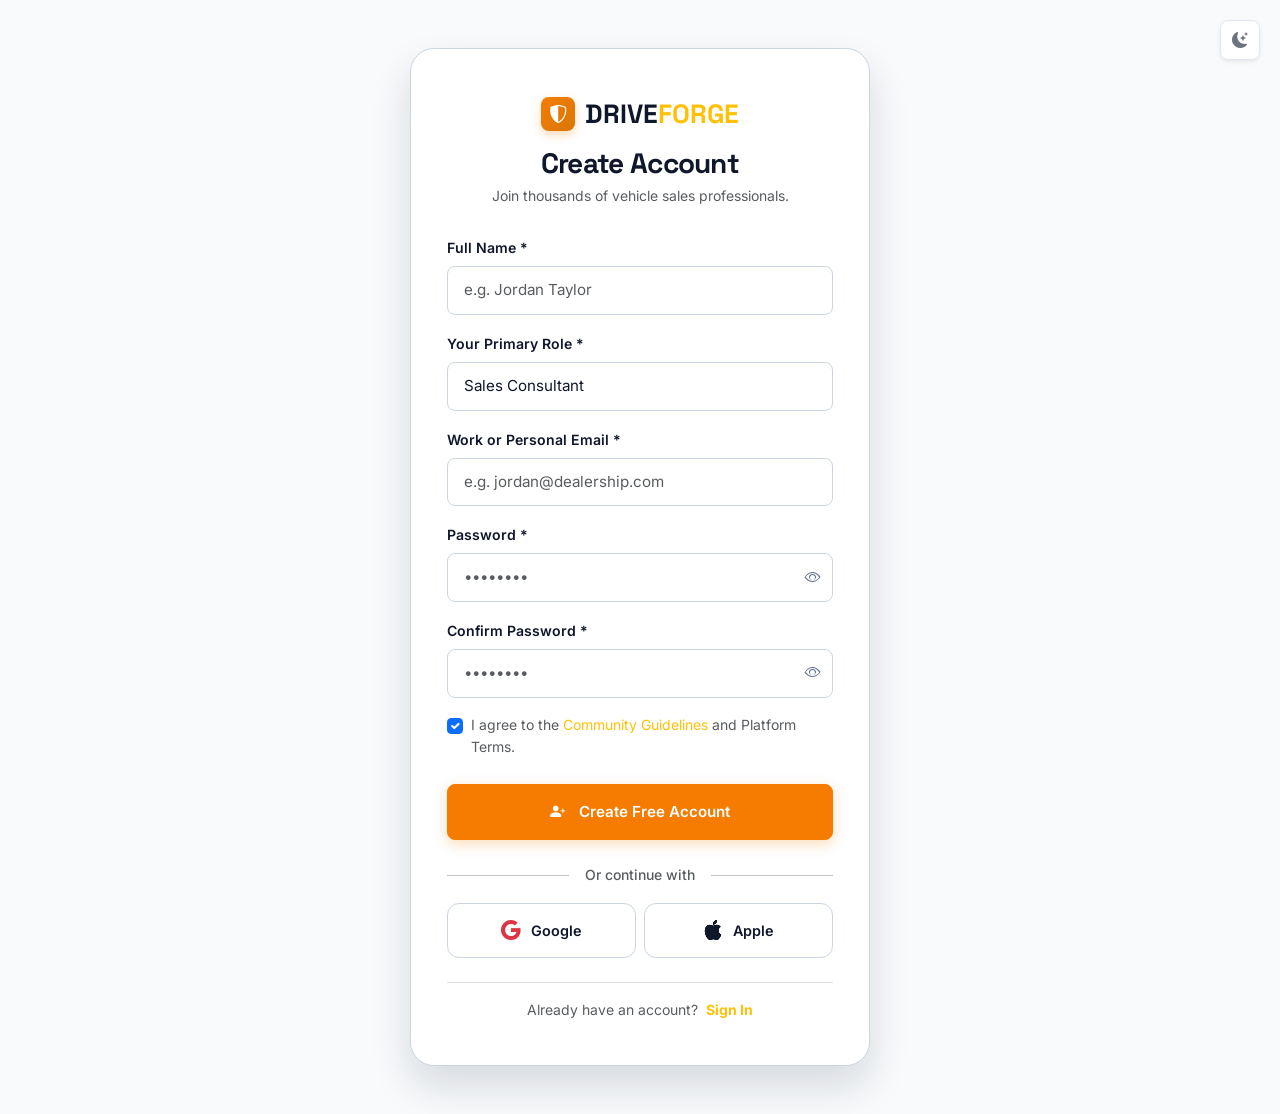
<file: signup.html>
<!DOCTYPE html>
<html lang="en" data-bs-theme="light">

<head>
  <meta charset="UTF-8">
  <meta name="viewport" content="width=device-width, initial-scale=1.0">
  <title>Join the Network — DRIVEFORGE Knowledge Network</title>
  <meta name="description"
    content="Create your DRIVEFORGE account to gain full access to automotive sales playbooks, video masterclasses, and field toolkits.">

  <link rel="stylesheet" href="assets/css/bootstrap.min.css">
  <link rel="stylesheet" href="assets/css/bootstrap-icons.min.css">
  <link rel="stylesheet" href="assets/css/style.css">
  <link rel="icon" type="image/svg+xml"
    href="data:image/svg+xml,<svg xmlns='http://www.w3.org/2000/svg' viewBox='0 0 100 100'><rect width='100' height='100' rx='20' fill='%23f57c00'/><path d='M30 25 L70 50 L30 75 Z' fill='%23ffffff'/></svg>">
</head>

<body class="auth-page-wrapper">
  <a href="#main-content" class="skip-link">Skip to main content</a>

  <!-- TOP-RIGHT THEME TOGGLE BUTTON -->
  <div class="auth-fixed-theme-btn">
    <button class="btn btn-icon theme-toggle-btn shadow-sm" type="button" aria-label="Toggle Theme">
      <i class="bi bi-moon-stars-fill"></i>
    </button>
  </div>

  <!-- CENTERED AUTH CARD -->
  <main id="main-content" class="w-100 d-flex justify-content-center">
    <div class="auth-card-centered">
      
      <!-- BRAND LOGO IN TOP CENTER INSIDE BOX -->
      <div class="auth-brand-header">
        <a class="auth-brand-logo" href="index.html">
          <span class="logo-badge"><i class="bi bi-shield-shaded"></i></span>
          <span>DRIVE<span class="text-warning">FORGE</span></span>
        </a>
        <h1 class="h3 fw-bold mb-1">Create Account</h1>
        <p class="text-muted small mb-0">Join thousands of vehicle sales professionals.</p>
      </div>

      <!-- Feedback Alert -->
      <div id="signupFeedbackAlert" style="display: none;" class="mb-3"></div>

      <form id="signupForm">
        <!-- EACH INPUT FIELD IN A SEPARATE LINE -->
        <div class="mb-3">
          <label for="signupName" class="form-label-custom">Full Name *</label>
          <input type="text" class="form-control form-control-custom" id="signupName" placeholder="e.g. Jordan Taylor" required>
        </div>

        <div class="mb-3">
          <label for="signupRole" class="form-label-custom">Your Primary Role *</label>
          <select class="form-select form-control-custom" id="signupRole" required>
            <option value="Sales Consultant" selected>Sales Consultant</option>
            <option value="Sales Manager">Sales Manager</option>
            <option value="BDC Representative">BDC Representative</option>
            <option value="Sales Trainer">Sales Trainer</option>
            <option value="Automotive Professional">Automotive Professional</option>
            <option value="Other">Other</option>
          </select>
        </div>

        <div class="mb-3">
          <label for="signupEmail" class="form-label-custom">Work or Personal Email *</label>
          <input type="email" class="form-control form-control-custom" id="signupEmail" placeholder="e.g. jordan@dealership.com" required>
        </div>

        <div class="mb-3">
          <label for="signupPassword" class="form-label-custom">Password *</label>
          <div class="password-input-wrap">
            <input type="password" class="form-control form-control-custom" id="signupPassword" placeholder="••••••••" required>
            <button type="button" class="password-toggle-btn" aria-label="Toggle password">
              <i class="bi bi-eye"></i>
            </button>
          </div>
        </div>

        <div class="mb-3">
          <label for="signupPasswordConfirm" class="form-label-custom">Confirm Password *</label>
          <div class="password-input-wrap">
            <input type="password" class="form-control form-control-custom" id="signupPasswordConfirm" placeholder="••••••••" required>
            <button type="button" class="password-toggle-btn" aria-label="Toggle password">
              <i class="bi bi-eye"></i>
            </button>
          </div>
        </div>

        <div class="form-check mb-4">
          <input class="form-check-input" type="checkbox" id="termsCheck" required checked>
          <label class="form-check-label text-muted small" for="termsCheck">
            I agree to the <a href="about.html#guidelines" class="text-warning text-decoration-none">Community Guidelines</a> and Platform Terms.
          </label>
        </div>

        <button type="submit" class="btn btn-primary-custom w-100 py-3 mb-4">
          <i class="bi bi-person-plus-fill me-1"></i> Create Free Account
        </button>

        <!-- SOCIAL ICONS GOOGLE & APPLE AT BOTTOM -->
        <div class="d-flex align-items-center mb-3">
          <hr class="flex-grow-1 border-subtle my-0">
          <span class="px-3 text-muted small fw-medium">Or continue with</span>
          <hr class="flex-grow-1 border-subtle my-0">
        </div>

        <div class="row g-2 mb-4">
          <div class="col-6">
            <button type="button" class="auth-social-btn" onclick="showToast('Google Sign-in demo triggered', 'bi-google')">
              <i class="bi bi-google text-danger fs-5"></i>
              <span>Google</span>
            </button>
          </div>
          <div class="col-6">
            <button type="button" class="auth-social-btn" onclick="showToast('Apple Sign-in demo triggered', 'bi-apple')">
              <i class="bi bi-apple fs-5"></i>
              <span>Apple</span>
            </button>
          </div>
        </div>
      </form>

      <div class="text-center pt-3 border-top border-subtle text-muted small">
        Already have an account?
        <a href="login.html" class="text-warning fw-bold ms-1 text-decoration-none">Sign In</a>
      </div>
    </div>
  </main>

  <script src="assets/js/bootstrap.bundle.min.js"></script>
  <script src="assets/js/gsap.min.js"></script>
  <script src="assets/js/main.js"></script>
</body>

</html>
</file>
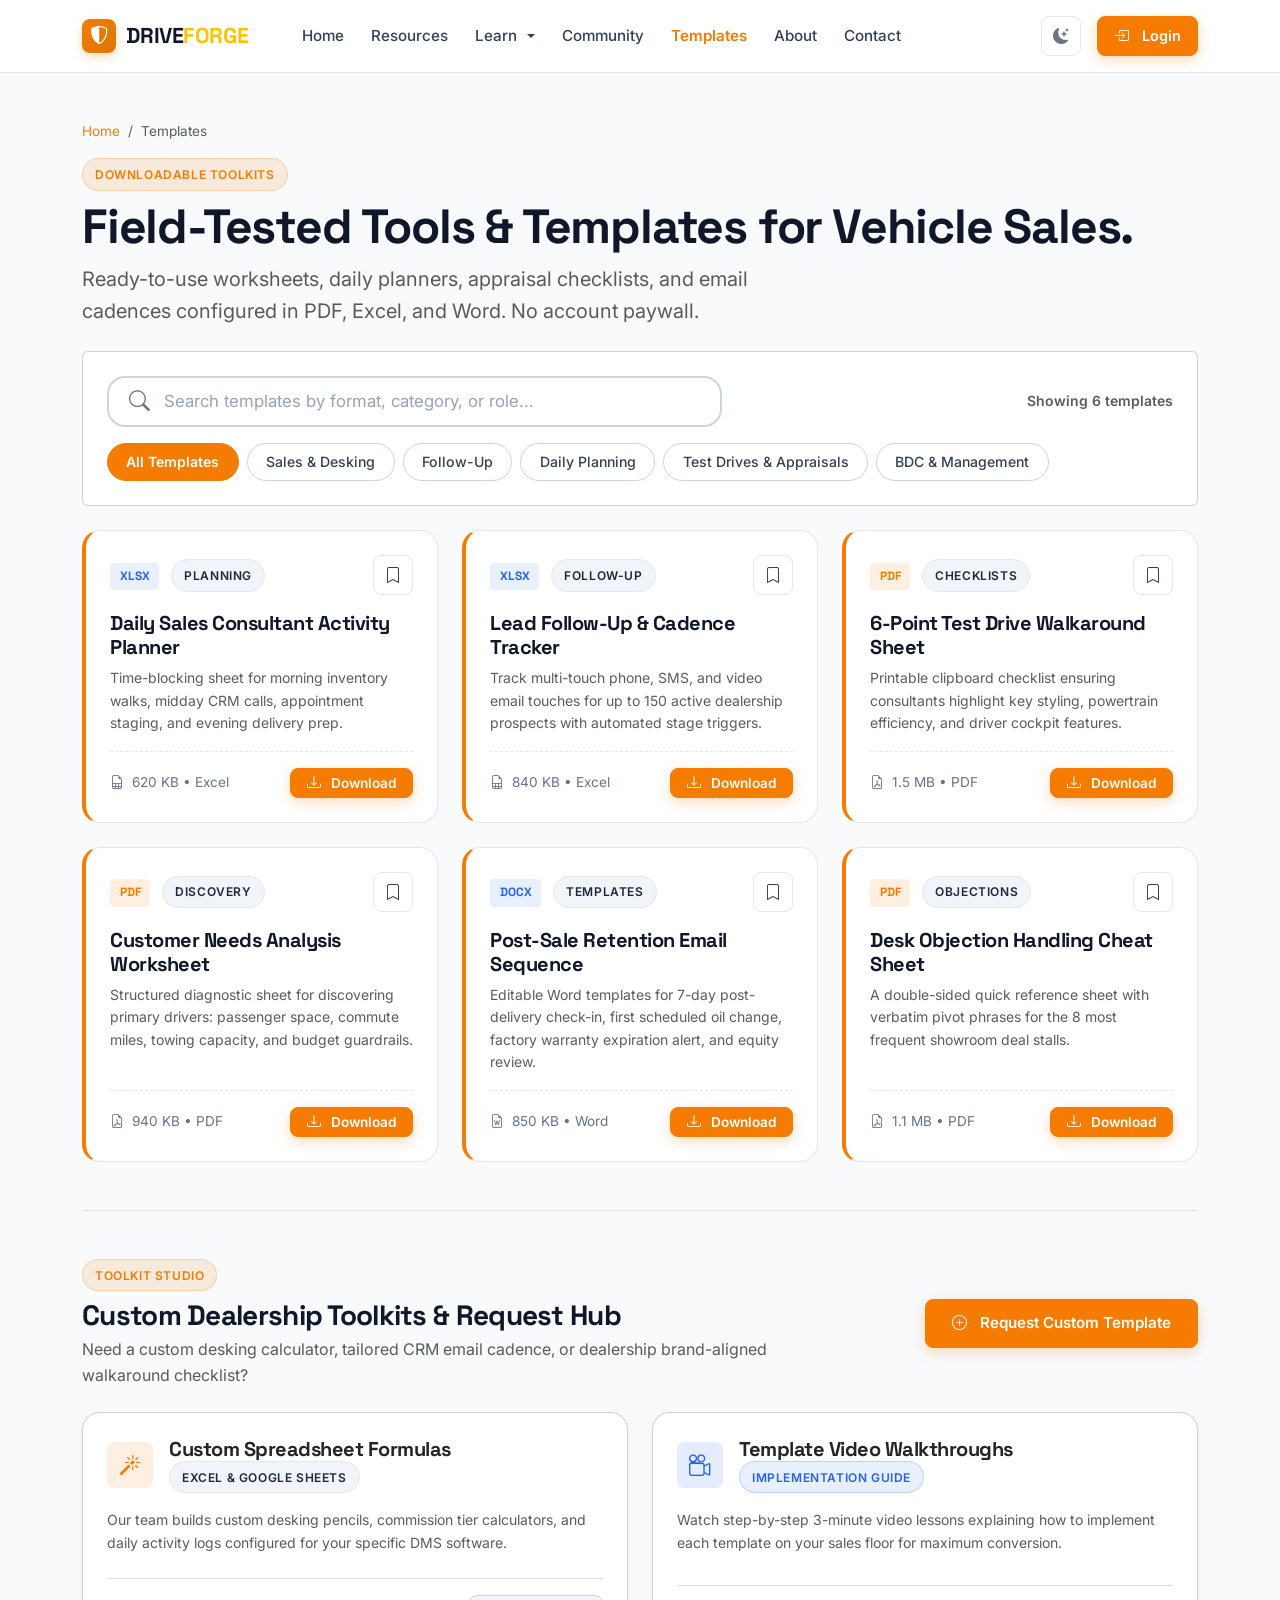
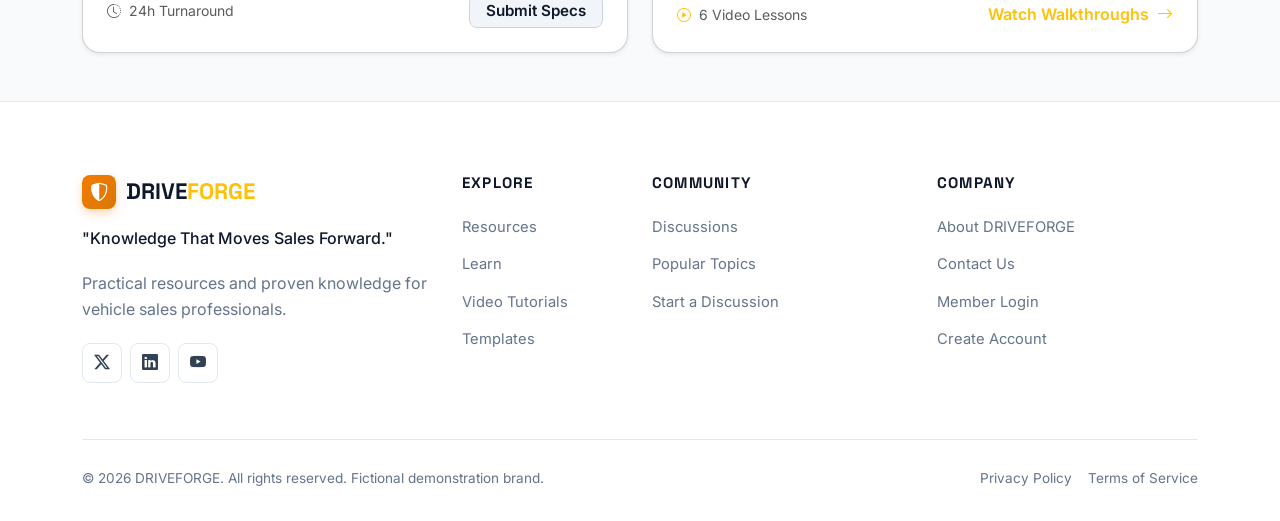
<file: templates.html>
<!DOCTYPE html>
<html lang="en" data-bs-theme="light">
<head>
  <meta charset="UTF-8">
  <meta name="viewport" content="width=device-width, initial-scale=1.0">
  <title>Sales Templates & Field Toolkits — DRIVEFORGE Knowledge Network</title>
  <meta name="description" content="Download production-ready automotive sales templates, customer discovery worksheets, deal trackers, and daily sales planners in PDF, Excel, and Word formats.">
  
  <link rel="stylesheet" href="assets/css/bootstrap.min.css">
  <link rel="stylesheet" href="assets/css/bootstrap-icons.min.css">
  <link rel="stylesheet" href="assets/css/style.css">
  <link rel="icon" type="image/svg+xml" href="data:image/svg+xml,<svg xmlns='http://www.w3.org/2000/svg' viewBox='0 0 100 100'><rect width='100' height='100' rx='20' fill='%23f57c00'/><path d='M30 25 L70 50 L30 75 Z' fill='%23ffffff'/></svg>">
</head>
<body>
  <a href="#main-content" class="skip-link">Skip to main content</a>

  <!-- NAVBAR -->
  <header>
    <nav class="navbar navbar-expand-lg navbar-driveforge" aria-label="Main Navigation">
      <div class="container">
        <a class="navbar-brand navbar-brand-logo" href="index.html">
          <span class="logo-badge"><i class="bi bi-shield-shaded"></i></span>
          <span>DRIVE<span class="text-warning">FORGE</span></span>
        </a>

        <div class="d-flex align-items-center gap-2 d-lg-none">
          <button class="btn btn-icon theme-toggle-btn" type="button" aria-label="Toggle Theme">
            <i class="bi bi-moon-stars-fill"></i>
          </button>
          <button class="navbar-toggler navbar-toggler-custom" type="button" data-bs-toggle="offcanvas" data-bs-target="#mobileNavbar" aria-controls="mobileNavbar" aria-label="Toggle navigation">
            <i class="bi bi-list fs-4"></i>
          </button>
        </div>

        <div class="collapse navbar-collapse" id="desktopNavMenu">
          <ul class="navbar-nav me-auto mb-2 mb-lg-0 ms-lg-4">
            <li class="nav-item"><a class="nav-link-custom" href="index.html">Home</a></li>
            <li class="nav-item"><a class="nav-link-custom" href="resources.html">Resources</a></li>
            <li class="nav-item dropdown">
              <a class="nav-link-custom dropdown-toggle" href="#" role="button" data-bs-toggle="dropdown">Learn</a>
              <ul class="dropdown-menu">
                <li><a class="dropdown-item dropdown-item-custom" href="video-tutorials.html"><i class="bi bi-play-circle-fill"></i> Video Tutorials</a></li>
                <li><a class="dropdown-item dropdown-item-custom" href="learn.html"><i class="bi bi-mortarboard"></i> Learning Paths</a></li>
              </ul>
            </li>
            <li class="nav-item"><a class="nav-link-custom" href="community.html">Community</a></li>
            <li class="nav-item"><a class="nav-link-custom active" href="templates.html">Templates</a></li>
            <li class="nav-item"><a class="nav-link-custom" href="about.html">About</a></li>
            <li class="nav-item"><a class="nav-link-custom" href="contact.html">Contact</a></li>
          </ul>

          <div class="d-flex align-items-center gap-3">
            <button class="btn btn-icon theme-toggle-btn" type="button" aria-label="Toggle Theme" title="Toggle Theme">
              <i class="bi bi-moon-stars-fill"></i>
            </button>
            <a href="login.html" class="btn btn-primary-custom py-2 px-3" style="font-size: 0.9rem;">
              <i class="bi bi-box-arrow-in-right me-1"></i>
              <span>Login</span>
            </a>
          </div>
        </div>
      </div>
    </nav>

    <!-- Mobile Offcanvas -->
    <div class="offcanvas offcanvas-end mobile-nav-panel" tabindex="-1" id="mobileNavbar">
      <div class="offcanvas-header border-bottom border-subtle">
        <a class="navbar-brand navbar-brand-logo mb-0" href="index.html">
          <span class="logo-badge"><i class="bi bi-shield-shaded"></i></span>
          <span>DRIVE<span class="text-warning">FORGE</span></span>
        </a>
        <button type="button" class="btn-close text-reset" data-bs-dismiss="offcanvas"></button>
      </div>
      <div class="offcanvas-body d-flex flex-column justify-content-between p-4">
        <div>
          <ul class="navbar-nav mb-4">
            <li class="nav-item mb-2"><a class="nav-link-custom fs-5" href="index.html">Home</a></li>
            <li class="nav-item mb-2"><a class="nav-link-custom fs-5" href="resources.html">Resources</a></li>
            
            <!-- Learn Dropdown -->
            <li class="nav-item mb-2 dropdown">
              <a class="nav-link-custom dropdown-toggle fs-5 d-flex align-items-center justify-content-between" href="#" role="button" data-bs-toggle="dropdown" aria-expanded="false">
                <span>Learn</span>
              </a>
              <ul class="dropdown-menu border border-subtle shadow-sm my-1">
                <li><a class="dropdown-item dropdown-item-custom py-2" href="video-tutorials.html"><i class="bi bi-play-circle-fill me-2 text-warning"></i> Video Tutorials</a></li>
                <li><a class="dropdown-item dropdown-item-custom py-2" href="learn.html"><i class="bi bi-mortarboard me-2 text-warning"></i> Learning Paths</a></li>
              </ul>
            </li>

            <li class="nav-item mb-2"><a class="nav-link-custom active fs-5" href="templates.html">Templates</a></li>
            <li class="nav-item mb-2"><a class="nav-link-custom fs-5" href="community.html">Community</a></li>
            <li class="nav-item mb-2"><a class="nav-link-custom fs-5" href="about.html">About</a></li>
            <li class="nav-item mb-2"><a class="nav-link-custom fs-5" href="contact.html">Contact</a></li>
          </ul>
        </div>
        <div class="pt-3 border-top border-subtle d-grid gap-2">
          <a href="login.html" class="btn btn-primary-custom w-100 py-2">
            <i class="bi bi-box-arrow-in-right me-1"></i>
            <span>Login</span>
          </a>
        </div>
      </div>
    </div>
  </header>

  <!-- MAIN CONTENT -->
  <main id="main-content" class="py-5">
    <div class="container">
      <nav aria-label="breadcrumb" class="mb-3">
        <ol class="breadcrumb" style="font-size: 0.85rem;">
          <li class="breadcrumb-item"><a href="index.html">Home</a></li>
          <li class="breadcrumb-item active" aria-current="page">Templates</li>
        </ol>
      </nav>

      <div class="mb-4">
        <span class="badge-custom badge-amber mb-2">Downloadable Toolkits</span>
        <h1 class="display-5 fw-bold mb-2">Field-Tested Tools & Templates for Vehicle Sales.</h1>
        <p class="text-muted fs-5" style="max-width: 720px;">
          Ready-to-use worksheets, daily planners, appraisal checklists, and email cadences configured in PDF, Excel, and Word. No account paywall.
        </p>
      </div>

      <!-- Search & Filters -->
      <div class="card p-3 p-md-4 mb-4 border-subtle" style="background: var(--bg-secondary);">
        <div class="row g-3 align-items-center">
          <div class="col-lg-7">
            <div class="search-input-group m-0" style="box-shadow: none;">
              <i class="bi bi-search search-icon"></i>
              <input type="text" class="library-search-input" placeholder="Search templates by format, category, or role..." aria-label="Search templates">
            </div>
          </div>
          <div class="col-lg-5 d-flex justify-content-lg-end align-items-center gap-3">
            <div class="results-counter text-muted small fw-semibold">Showing 6 templates</div>
          </div>
        </div>

        <div class="filter-tabs mt-3 mb-0">
          <button type="button" class="filter-btn active" data-filter="all">All Templates</button>
          <button type="button" class="filter-btn" data-filter="sales">Sales & Desking</button>
          <button type="button" class="filter-btn" data-filter="follow-up">Follow-Up</button>
          <button type="button" class="filter-btn" data-filter="planning">Daily Planning</button>
          <button type="button" class="filter-btn" data-filter="checklists">Test Drives & Appraisals</button>
          <button type="button" class="filter-btn" data-filter="management">BDC & Management</button>
        </div>
      </div>

      <!-- Templates Grid -->
      <div class="row g-4 filterable-grid">
        
        <!-- Template 1 -->
        <div class="col-lg-4 col-md-6 filterable-card" data-category="planning" data-date="20261001" data-popularity="98">
          <div class="resource-card-base card-treatment-download">
            <div class="d-flex justify-content-between align-items-center mb-3">
              <div>
                <span class="download-format-badge" style="background: rgba(37, 99, 235, 0.1); color: var(--accent-blue);">XLSX</span>
                <span class="badge-custom">Planning</span>
              </div>
              <button type="button" class="btn btn-icon bookmark-toggle-btn" aria-label="Bookmark"><i class="bi bi-bookmark"></i></button>
            </div>
            <h3 class="card-title-text h5 fw-bold mb-2">Daily Sales Consultant Activity Planner</h3>
            <p class="card-desc-text text-muted small mb-3">
              Time-blocking sheet for morning inventory walks, midday CRM calls, appointment staging, and evening delivery prep.
            </p>
            <div class="download-meta-strip">
              <span><i class="bi bi-file-earmark-spreadsheet me-1"></i> 620 KB • Excel</span>
              <button type="button" class="btn btn-primary-custom py-1 px-3 download-trigger-btn" data-file="Daily-Sales-Activity-Planner.xlsx" data-type="Excel Spreadsheet" data-size="620 KB" style="font-size: 0.85rem;">
                <i class="bi bi-download"></i> Download
              </button>
            </div>
          </div>
        </div>

        <!-- Template 2 -->
        <div class="col-lg-4 col-md-6 filterable-card" data-category="follow-up" data-date="20260928" data-popularity="95">
          <div class="resource-card-base card-treatment-download">
            <div class="d-flex justify-content-between align-items-center mb-3">
              <div>
                <span class="download-format-badge" style="background: rgba(37, 99, 235, 0.1); color: var(--accent-blue);">XLSX</span>
                <span class="badge-custom">Follow-Up</span>
              </div>
              <button type="button" class="btn btn-icon bookmark-toggle-btn" aria-label="Bookmark"><i class="bi bi-bookmark"></i></button>
            </div>
            <h3 class="card-title-text h5 fw-bold mb-2">Lead Follow-Up & Cadence Tracker</h3>
            <p class="card-desc-text text-muted small mb-3">
              Track multi-touch phone, SMS, and video email touches for up to 150 active dealership prospects with automated stage triggers.
            </p>
            <div class="download-meta-strip">
              <span><i class="bi bi-file-earmark-spreadsheet me-1"></i> 840 KB • Excel</span>
              <button type="button" class="btn btn-primary-custom py-1 px-3 download-trigger-btn" data-file="Lead-Follow-Up-Tracker.xlsx" data-type="Excel Spreadsheet" data-size="840 KB" style="font-size: 0.85rem;">
                <i class="bi bi-download"></i> Download
              </button>
            </div>
          </div>
        </div>

        <!-- Template 3 -->
        <div class="col-lg-4 col-md-6 filterable-card" data-category="checklists" data-date="20260925" data-popularity="90">
          <div class="resource-card-base card-treatment-download">
            <div class="d-flex justify-content-between align-items-center mb-3">
              <div>
                <span class="download-format-badge">PDF</span>
                <span class="badge-custom">Checklists</span>
              </div>
              <button type="button" class="btn btn-icon bookmark-toggle-btn" aria-label="Bookmark"><i class="bi bi-bookmark"></i></button>
            </div>
            <h3 class="card-title-text h5 fw-bold mb-2">6-Point Test Drive Walkaround Sheet</h3>
            <p class="card-desc-text text-muted small mb-3">
              Printable clipboard checklist ensuring consultants highlight key styling, powertrain efficiency, and driver cockpit features.
            </p>
            <div class="download-meta-strip">
              <span><i class="bi bi-file-earmark-pdf me-1"></i> 1.5 MB • PDF</span>
              <button type="button" class="btn btn-primary-custom py-1 px-3 download-trigger-btn" data-file="Test-Drive-Walkaround-Sheet.pdf" data-type="PDF Document" data-size="1.5 MB" style="font-size: 0.85rem;">
                <i class="bi bi-download"></i> Download
              </button>
            </div>
          </div>
        </div>

        <!-- Template 4 -->
        <div class="col-lg-4 col-md-6 filterable-card" data-category="sales" data-date="20260922" data-popularity="92">
          <div class="resource-card-base card-treatment-download">
            <div class="d-flex justify-content-between align-items-center mb-3">
              <div>
                <span class="download-format-badge">PDF</span>
                <span class="badge-custom">Discovery</span>
              </div>
              <button type="button" class="btn btn-icon bookmark-toggle-btn" aria-label="Bookmark"><i class="bi bi-bookmark"></i></button>
            </div>
            <h3 class="card-title-text h5 fw-bold mb-2">Customer Needs Analysis Worksheet</h3>
            <p class="card-desc-text text-muted small mb-3">
              Structured diagnostic sheet for discovering primary drivers: passenger space, commute miles, towing capacity, and budget guardrails.
            </p>
            <div class="download-meta-strip">
              <span><i class="bi bi-file-earmark-pdf me-1"></i> 940 KB • PDF</span>
              <button type="button" class="btn btn-primary-custom py-1 px-3 download-trigger-btn" data-file="Customer-Needs-Worksheet.pdf" data-type="PDF Document" data-size="940 KB" style="font-size: 0.85rem;">
                <i class="bi bi-download"></i> Download
              </button>
            </div>
          </div>
        </div>

        <!-- Template 5 -->
        <div class="col-lg-4 col-md-6 filterable-card" data-category="follow-up" data-date="20260918" data-popularity="86">
          <div class="resource-card-base card-treatment-download">
            <div class="d-flex justify-content-between align-items-center mb-3">
              <div>
                <span class="download-format-badge" style="background: rgba(37, 99, 235, 0.1); color: var(--accent-blue);">DOCX</span>
                <span class="badge-custom">Templates</span>
              </div>
              <button type="button" class="btn btn-icon bookmark-toggle-btn" aria-label="Bookmark"><i class="bi bi-bookmark"></i></button>
            </div>
            <h3 class="card-title-text h5 fw-bold mb-2">Post-Sale Retention Email Sequence</h3>
            <p class="card-desc-text text-muted small mb-3">
              Editable Word templates for 7-day post-delivery check-in, first scheduled oil change, factory warranty expiration alert, and equity review.
            </p>
            <div class="download-meta-strip">
              <span><i class="bi bi-file-earmark-word me-1"></i> 850 KB • Word</span>
              <button type="button" class="btn btn-primary-custom py-1 px-3 download-trigger-btn" data-file="Post-Sale-Retention-Sequence.docx" data-type="Word Document" data-size="850 KB" style="font-size: 0.85rem;">
                <i class="bi bi-download"></i> Download
              </button>
            </div>
          </div>
        </div>

        <!-- Template 6 -->
        <div class="col-lg-4 col-md-6 filterable-card" data-category="sales" data-date="20260915" data-popularity="94">
          <div class="resource-card-base card-treatment-download">
            <div class="d-flex justify-content-between align-items-center mb-3">
              <div>
                <span class="download-format-badge">PDF</span>
                <span class="badge-custom">Objections</span>
              </div>
              <button type="button" class="btn btn-icon bookmark-toggle-btn" aria-label="Bookmark"><i class="bi bi-bookmark"></i></button>
            </div>
            <h3 class="card-title-text h5 fw-bold mb-2">Desk Objection Handling Cheat Sheet</h3>
            <p class="card-desc-text text-muted small mb-3">
              A double-sided quick reference sheet with verbatim pivot phrases for the 8 most frequent showroom deal stalls.
            </p>
            <div class="download-meta-strip">
              <span><i class="bi bi-file-earmark-pdf me-1"></i> 1.1 MB • PDF</span>
              <button type="button" class="btn btn-primary-custom py-1 px-3 download-trigger-btn" data-file="Desk-Objection-Handling-Cheat-Sheet.pdf" data-type="PDF Document" data-size="1.1 MB" style="font-size: 0.85rem;">
                <i class="bi bi-download"></i> Download
              </button>
            </div>
          </div>
        </div>

      </div>

      <!-- NEW SECTION: CUSTOM TOOLKITS & REQUEST STUDIO -->
      <section class="mt-5 pt-5 border-top border-subtle">
        <div class="row align-items-center mb-4">
          <div class="col-lg-8">
            <span class="badge-custom badge-amber mb-2">Toolkit Studio</span>
            <h2 class="h3 fw-bold mb-1">Custom Dealership Toolkits & Request Hub</h2>
            <p class="text-muted mb-0">Need a custom desking calculator, tailored CRM email cadence, or dealership brand-aligned walkaround checklist?</p>
          </div>
          <div class="col-lg-4 text-lg-end mt-3 mt-lg-0">
            <button type="button" class="btn btn-primary-custom" onclick="showToast('Custom Toolkit Request modal triggered.', 'bi-tools')">
              <i class="bi bi-plus-circle me-1"></i> Request Custom Template
            </button>
          </div>
        </div>

        <div class="row g-4">
          <div class="col-md-6">
            <div class="card p-4 h-100 border-medium shadow-sm" style="background: var(--bg-card); border-radius: var(--radius-lg);">
              <div class="d-flex align-items-center gap-3 mb-3">
                <div class="category-pill-icon" style="background: rgba(245, 124, 0, 0.12); color: var(--accent-amber);">
                  <i class="bi bi-magic"></i>
                </div>
                <div>
                  <h3 class="h5 fw-bold mb-0">Custom Spreadsheet Formulas</h3>
                  <span class="badge-custom">Excel & Google Sheets</span>
                </div>
              </div>
              <p class="text-muted small mb-4">
                Our team builds custom desking pencils, commission tier calculators, and daily activity logs configured for your specific DMS software.
              </p>
              <div class="mt-auto d-flex justify-content-between align-items-center pt-3 border-top border-subtle">
                <span class="text-muted small"><i class="bi bi-clock-history me-1"></i> 24h Turnaround</span>
                <button type="button" class="btn btn-secondary-custom py-1 px-3" onclick="showToast('Formula request form opened', 'bi-magic')">Submit Specs</button>
              </div>
            </div>
          </div>

          <div class="col-md-6">
            <div class="card p-4 h-100 border-medium shadow-sm" style="background: var(--bg-card); border-radius: var(--radius-lg);">
              <div class="d-flex align-items-center gap-3 mb-3">
                <div class="category-pill-icon" style="background: rgba(37, 99, 235, 0.12); color: var(--accent-blue);">
                  <i class="bi bi-camera-reels"></i>
                </div>
                <div>
                  <h3 class="h5 fw-bold mb-0">Template Video Walkthroughs</h3>
                  <span class="badge-custom badge-blue">Implementation Guide</span>
                </div>
              </div>
              <p class="text-muted small mb-4">
                Watch step-by-step 3-minute video lessons explaining how to implement each template on your sales floor for maximum conversion.
              </p>
              <div class="mt-auto d-flex justify-content-between align-items-center pt-3 border-top border-subtle">
                <span class="text-muted small"><i class="bi bi-play-circle text-warning me-1"></i> 6 Video Lessons</span>
                <a href="video-tutorials.html" class="fw-semibold text-warning text-decoration-none">Watch Walkthroughs <i class="bi bi-arrow-right ms-1"></i></a>
              </div>
            </div>
          </div>
        </div>
      </section>

      <!-- No Results Notice -->
      <div class="no-results-notice text-center py-5" style="display: none;">
        <i class="bi bi-file-earmark-x text-muted fs-1 mb-3"></i>
        <h4 class="h5 fw-bold">No templates found</h4>
        <p class="text-muted">Try clearing your filters to see all available downloads.</p>
        <button type="button" class="btn btn-secondary-custom filter-reset-btn" onclick="document.querySelector('.filter-btn[data-filter=\'all\']').click();">Reset Filters</button>
      </div>
    </div>
  </main>

  <!-- FOOTER -->
  <footer class="footer-driveforge">
    <div class="container">
      <div class="row g-4">
        <div class="col-lg-4 col-md-6">
          <div class="footer-logo-title">
            <span class="logo-badge"><i class="bi bi-shield-shaded"></i></span>
            <span>DRIVE<span class="text-warning">FORGE</span></span>
          </div>
          <p class="footer-tagline">"Knowledge That Moves Sales Forward."</p>
          <p class="footer-desc">Practical resources and proven knowledge for vehicle sales professionals.</p>
          <div class="d-flex gap-2 mt-3">
            <a href="https://twitter.com" target="_blank" rel="noopener noreferrer" class="btn-icon" aria-label="Twitter"><i class="bi bi-twitter-x"></i></a>
            <a href="https://linkedin.com" target="_blank" rel="noopener noreferrer" class="btn-icon" aria-label="LinkedIn"><i class="bi bi-linkedin"></i></a>
            <a href="https://youtube.com" target="_blank" rel="noopener noreferrer" class="btn-icon" aria-label="YouTube"><i class="bi bi-youtube"></i></a>
          </div>
        </div>
        <div class="col-lg-2 col-md-6 col-6">
          <h4 class="footer-heading">Explore</h4>
          <ul class="footer-nav-list">
            <li><a href="resources.html">Resources</a></li>
            <li><a href="learn.html">Learn</a></li>
            <li><a href="video-tutorials.html">Video Tutorials</a></li>
            <li><a href="templates.html">Templates</a></li>
          </ul>
        </div>
        <div class="col-lg-3 col-md-6 col-6">
          <h4 class="footer-heading">Community</h4>
          <ul class="footer-nav-list">
            <li><a href="community.html">Discussions</a></li>
            <li><a href="community.html">Popular Topics</a></li>
            <li><a href="community.html">Start a Discussion</a></li>
          </ul>
        </div>
        <div class="col-lg-3 col-md-6">
          <h4 class="footer-heading">Company</h4>
          <ul class="footer-nav-list">
            <li><a href="about.html">About DRIVEFORGE</a></li>
            <li><a href="contact.html">Contact Us</a></li>
            <li><a href="login.html">Member Login</a></li>
            <li><a href="signup.html">Create Account</a></li>
          </ul>
        </div>
      </div>
      <div class="footer-bottom-strip d-flex flex-column flex-md-row justify-content-between align-items-center gap-3">
        <div>© 2026 DRIVEFORGE. All rights reserved. Fictional demonstration brand.</div>
        <div class="d-flex gap-3">
          <a href="about.html" class="text-reset text-decoration-none">Privacy Policy</a>
          <a href="about.html" class="text-reset text-decoration-none">Terms of Service</a>
        </div>
      </div>
    </div>
  </footer>

  <script src="assets/js/bootstrap.bundle.min.js"></script>
  <script src="assets/js/gsap.min.js"></script>
  <script src="assets/js/main.js"></script>
</body>
</html>
</file>
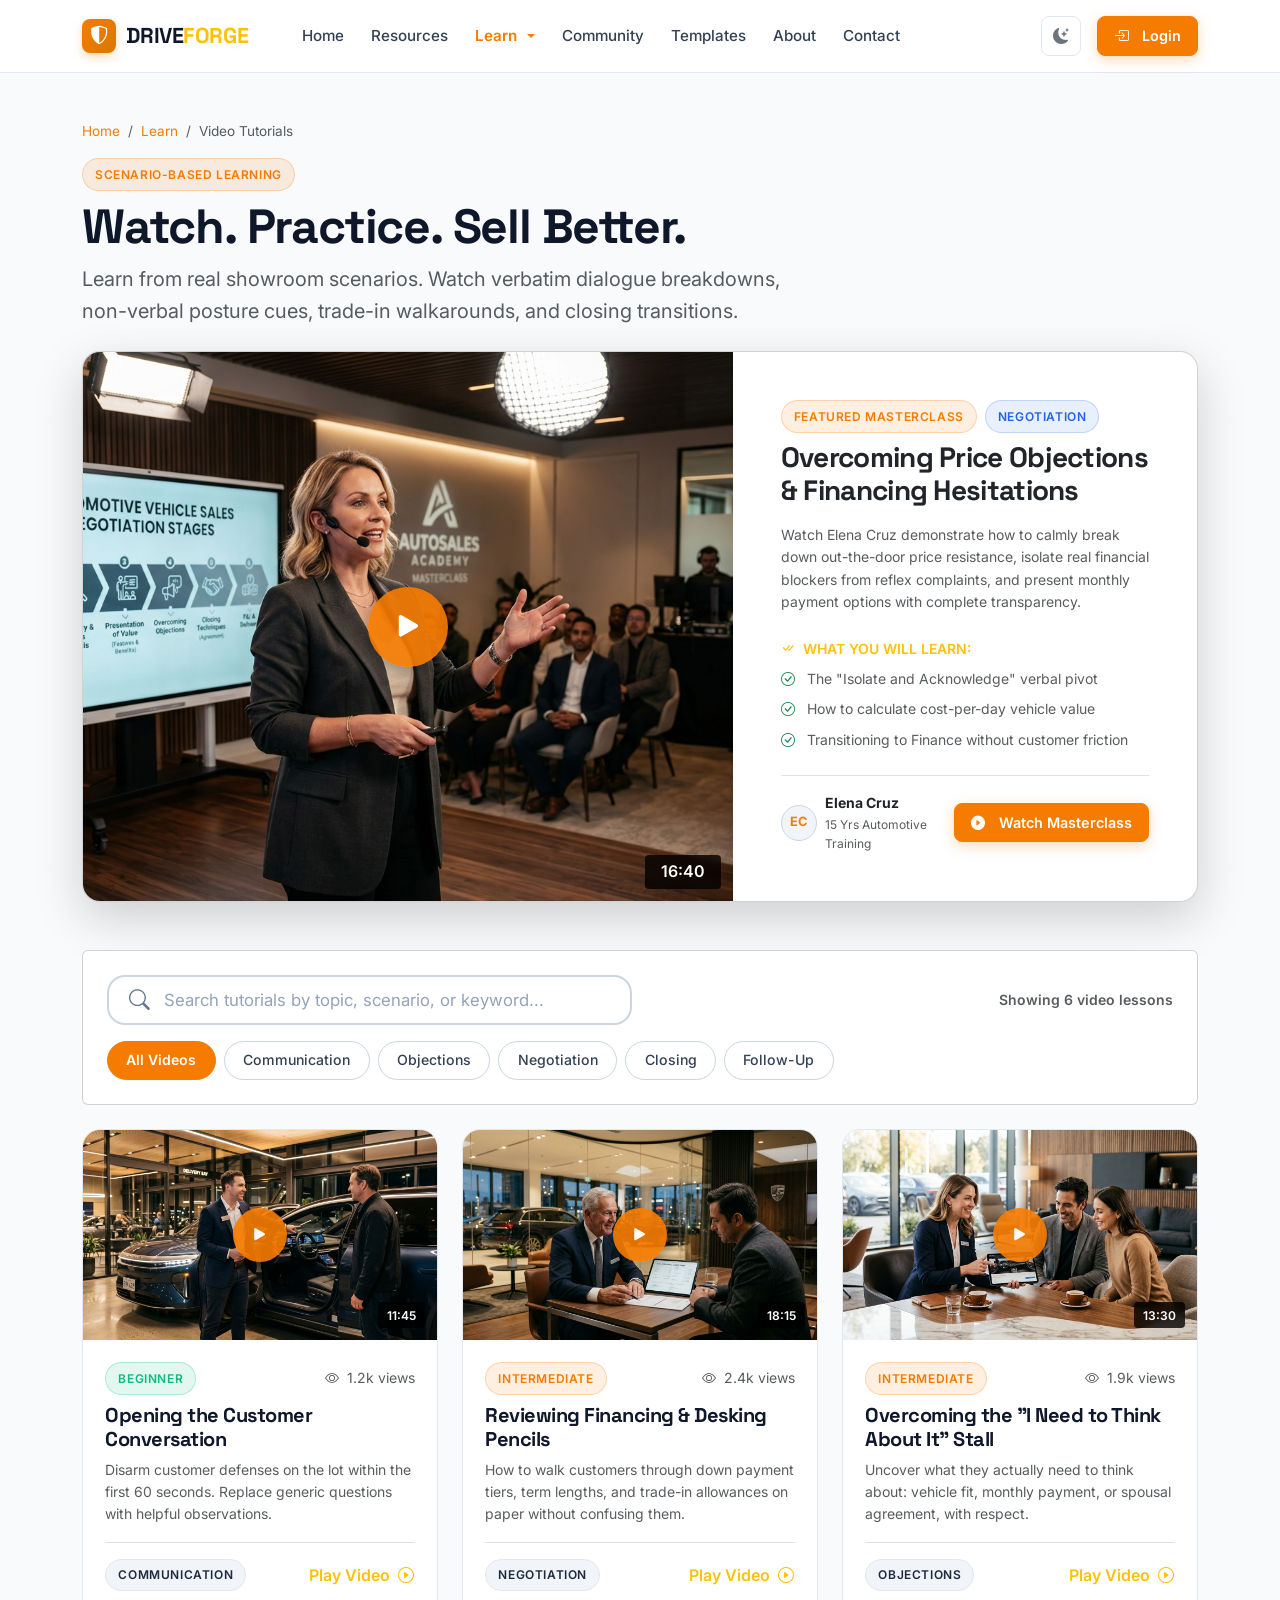
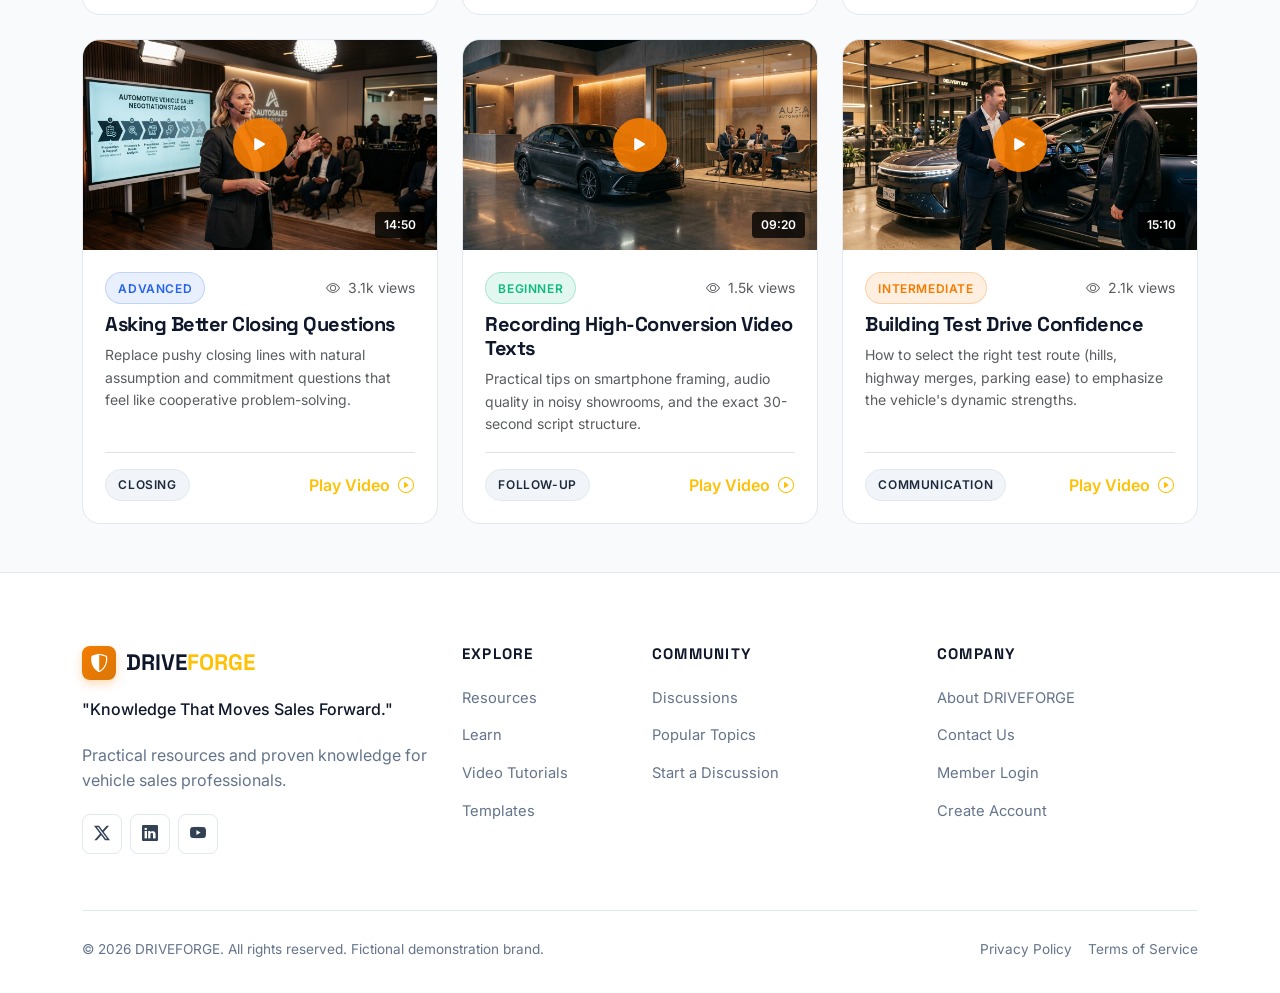
<file: video-tutorials.html>
<!DOCTYPE html>
<html lang="en" data-bs-theme="light">
<head>
  <meta charset="UTF-8">
  <meta name="viewport" content="width=device-width, initial-scale=1.0">
  <title>Video Tutorials — DRIVEFORGE Knowledge Network</title>
  <meta name="description" content="Watch high-definition scenario roleplays, negotiation masterclasses, and consultative sales tutorials taught by veteran vehicle sales experts.">
  
  <link rel="stylesheet" href="assets/css/bootstrap.min.css">
  <link rel="stylesheet" href="assets/css/bootstrap-icons.min.css">
  <link rel="stylesheet" href="assets/css/style.css">
  <link rel="icon" type="image/svg+xml" href="data:image/svg+xml,<svg xmlns='http://www.w3.org/2000/svg' viewBox='0 0 100 100'><rect width='100' height='100' rx='20' fill='%23f57c00'/><path d='M30 25 L70 50 L30 75 Z' fill='%23ffffff'/></svg>">
</head>
<body>
  <a href="#main-content" class="skip-link">Skip to main content</a>

  <!-- NAVBAR -->
  <header>
    <nav class="navbar navbar-expand-lg navbar-driveforge" aria-label="Main Navigation">
      <div class="container">
        <a class="navbar-brand navbar-brand-logo" href="index.html">
          <span class="logo-badge"><i class="bi bi-shield-shaded"></i></span>
          <span>DRIVE<span class="text-warning">FORGE</span></span>
        </a>

        <div class="d-flex align-items-center gap-2 d-lg-none">
          <button class="btn btn-icon theme-toggle-btn" type="button" aria-label="Toggle Theme">
            <i class="bi bi-moon-stars-fill"></i>
          </button>
          <button class="navbar-toggler navbar-toggler-custom" type="button" data-bs-toggle="offcanvas" data-bs-target="#mobileNavbar" aria-controls="mobileNavbar" aria-label="Toggle navigation">
            <i class="bi bi-list fs-4"></i>
          </button>
        </div>

        <div class="collapse navbar-collapse" id="desktopNavMenu">
          <ul class="navbar-nav me-auto mb-2 mb-lg-0 ms-lg-4">
            <li class="nav-item"><a class="nav-link-custom" href="index.html">Home</a></li>
            <li class="nav-item"><a class="nav-link-custom" href="resources.html">Resources</a></li>
            <li class="nav-item dropdown">
              <a class="nav-link-custom dropdown-toggle active" href="#" role="button" data-bs-toggle="dropdown">Learn</a>
              <ul class="dropdown-menu">
                <li><a class="dropdown-item dropdown-item-custom" href="video-tutorials.html"><i class="bi bi-play-circle-fill"></i> Video Tutorials</a></li>
                <li><a class="dropdown-item dropdown-item-custom" href="learn.html"><i class="bi bi-mortarboard"></i> Learning Paths</a></li>
              </ul>
            </li>
            <li class="nav-item"><a class="nav-link-custom" href="community.html">Community</a></li>
            <li class="nav-item"><a class="nav-link-custom" href="templates.html">Templates</a></li>
            <li class="nav-item"><a class="nav-link-custom" href="about.html">About</a></li>
            <li class="nav-item"><a class="nav-link-custom" href="contact.html">Contact</a></li>
          </ul>

          <div class="d-flex align-items-center gap-3">
            <button class="btn btn-icon theme-toggle-btn" type="button" aria-label="Toggle Theme" title="Toggle Theme">
              <i class="bi bi-moon-stars-fill"></i>
            </button>
            <a href="login.html" class="btn btn-primary-custom py-2 px-3" style="font-size: 0.9rem;">
              <i class="bi bi-box-arrow-in-right me-1"></i>
              <span>Login</span>
            </a>
          </div>
        </div>
      </div>
    </nav>

    <!-- Mobile Offcanvas -->
    <div class="offcanvas offcanvas-end mobile-nav-panel" tabindex="-1" id="mobileNavbar">
      <div class="offcanvas-header border-bottom border-subtle">
        <a class="navbar-brand navbar-brand-logo mb-0" href="index.html">
          <span class="logo-badge"><i class="bi bi-shield-shaded"></i></span>
          <span>DRIVE<span class="text-warning">FORGE</span></span>
        </a>
        <button type="button" class="btn-close text-reset" data-bs-dismiss="offcanvas"></button>
      </div>
      <div class="offcanvas-body d-flex flex-column justify-content-between p-4">
        <div>
          <ul class="navbar-nav mb-4">
            <li class="nav-item mb-2"><a class="nav-link-custom fs-5" href="index.html">Home</a></li>
            <li class="nav-item mb-2"><a class="nav-link-custom fs-5" href="resources.html">Resources</a></li>
            
            <!-- Learn Dropdown -->
            <li class="nav-item mb-2 dropdown">
              <a class="nav-link-custom dropdown-toggle active fs-5 d-flex align-items-center justify-content-between" href="#" role="button" data-bs-toggle="dropdown" aria-expanded="false">
                <span>Learn</span>
              </a>
              <ul class="dropdown-menu border border-subtle shadow-sm my-1">
                <li><a class="dropdown-item dropdown-item-custom py-2 active" href="video-tutorials.html"><i class="bi bi-play-circle-fill me-2 text-warning"></i> Video Tutorials</a></li>
                <li><a class="dropdown-item dropdown-item-custom py-2" href="learn.html"><i class="bi bi-mortarboard me-2 text-warning"></i> Learning Paths</a></li>
              </ul>
            </li>

            <li class="nav-item mb-2"><a class="nav-link-custom fs-5" href="templates.html">Templates</a></li>
            <li class="nav-item mb-2"><a class="nav-link-custom fs-5" href="community.html">Community</a></li>
            <li class="nav-item mb-2"><a class="nav-link-custom fs-5" href="about.html">About</a></li>
            <li class="nav-item mb-2"><a class="nav-link-custom fs-5" href="contact.html">Contact</a></li>
          </ul>
        </div>
        <div class="pt-3 border-top border-subtle d-grid gap-2">
          <a href="login.html" class="btn btn-primary-custom w-100 py-2">
            <i class="bi bi-box-arrow-in-right me-1"></i>
            <span>Login</span>
          </a>
        </div>
      </div>
    </div>
  </header>

  <!-- MAIN CONTENT -->
  <main id="main-content" class="py-5">
    <div class="container">
      <!-- Breadcrumb & Header -->
      <nav aria-label="breadcrumb" class="mb-3">
        <ol class="breadcrumb" style="font-size: 0.85rem;">
          <li class="breadcrumb-item"><a href="index.html">Home</a></li>
          <li class="breadcrumb-item"><a href="learn.html">Learn</a></li>
          <li class="breadcrumb-item active" aria-current="page">Video Tutorials</li>
        </ol>
      </nav>

      <div class="mb-4">
        <span class="badge-custom badge-amber mb-2">Scenario-Based Learning</span>
        <h1 class="display-5 fw-bold mb-2">Watch. Practice. Sell Better.</h1>
        <p class="text-muted fs-5" style="max-width: 720px;">
          Learn from real showroom scenarios. Watch verbatim dialogue breakdowns, non-verbal posture cues, trade-in walkarounds, and closing transitions.
        </p>
      </div>

      <!-- FEATURED MASTERCLASS SPOTLIGHT -->
      <div class="card border-medium shadow-lg mb-5 overflow-hidden" style="background: var(--bg-card); border-radius: var(--radius-lg);">
        <div class="row g-0">
          <div class="col-lg-7">
            <div class="video-thumb-container video-interactive-trigger" role="button" data-title="Overcoming Price Objections & Financing Hesitations" data-category="Negotiation" data-duration="16:40" data-trainer="Elena Cruz, Lead Masterclass Instructor" data-poster="assets/images/videos/video_sales_masterclass.jpg" style="height: 100%; min-height: 380px;">
              <img src="assets/images/videos/video_sales_masterclass.jpg" alt="Video masterclass" class="video-thumb-img">
              <div class="video-play-btn" style="width: 80px; height: 80px; font-size: 2.4rem;"><i class="bi bi-play-fill"></i></div>
              <span class="video-duration-tag fs-6 py-1 px-3">16:40</span>
            </div>
          </div>
          <div class="col-lg-5 p-4 p-lg-5 d-flex flex-column justify-content-between">
            <div>
              <div class="d-flex align-items-center gap-2 mb-2">
                <span class="badge-custom badge-amber">Featured Masterclass</span>
                <span class="badge-custom badge-blue">Negotiation</span>
              </div>
              <h2 class="h3 fw-bold mb-3">Overcoming Price Objections & Financing Hesitations</h2>
              <p class="text-muted small mb-4">
                Watch Elena Cruz demonstrate how to calmly break down out-the-door price resistance, isolate real financial blockers from reflex complaints, and present monthly payment options with complete transparency.
              </p>

              <div class="mb-4">
                <div class="fw-semibold small text-uppercase text-warning mb-2"><i class="bi bi-check-all me-1"></i> What You Will Learn:</div>
                <ul class="list-unstyled small text-muted mb-0 d-flex flex-column gap-2">
                  <li><i class="bi bi-check-circle text-success me-2"></i> The "Isolate and Acknowledge" verbal pivot</li>
                  <li><i class="bi bi-check-circle text-success me-2"></i> How to calculate cost-per-day vehicle value</li>
                  <li><i class="bi bi-check-circle text-success me-2"></i> Transitioning to Finance without customer friction</li>
                </ul>
              </div>
            </div>

            <div class="d-flex align-items-center justify-content-between pt-3 border-top border-subtle">
              <div class="d-flex align-items-center gap-2">
                <div class="discussion-avatar" style="width: 36px; height: 36px; font-size: 0.8rem;">EC</div>
                <div class="small">
                  <div class="fw-bold">Elena Cruz</div>
                  <div class="text-muted" style="font-size: 0.75rem;">15 Yrs Automotive Training</div>
                </div>
              </div>
              <button type="button" class="btn btn-primary-custom py-2 px-3 video-interactive-trigger" data-title="Overcoming Price Objections & Financing Hesitations" data-category="Negotiation" data-duration="16:40" data-trainer="Elena Cruz" data-poster="assets/images/videos/video_sales_masterclass.jpg" style="font-size: 0.9rem;">
                <i class="bi bi-play-circle-fill me-1"></i> Watch Masterclass
              </button>
            </div>
          </div>
        </div>
      </div>

      <!-- FILTER CONTROLS & SEARCH -->
      <div class="card p-3 p-md-4 mb-4 border-subtle" style="background: var(--bg-secondary);">
        <div class="row g-3 align-items-center">
          <div class="col-lg-6">
            <div class="search-input-group m-0" style="box-shadow: none;">
              <i class="bi bi-search search-icon"></i>
              <input type="text" class="library-search-input" placeholder="Search tutorials by topic, scenario, or keyword..." aria-label="Search video tutorials">
            </div>
          </div>
          <div class="col-lg-6 d-flex justify-content-lg-end align-items-center gap-3">
            <div class="results-counter text-muted small fw-semibold">Showing 6 video lessons</div>
          </div>
        </div>

        <!-- Category Tabs -->
        <div class="filter-tabs mt-3 mb-0">
          <button type="button" class="filter-btn active" data-filter="all">All Videos</button>
          <button type="button" class="filter-btn" data-filter="communication">Communication</button>
          <button type="button" class="filter-btn" data-filter="objections">Objections</button>
          <button type="button" class="filter-btn" data-filter="negotiation">Negotiation</button>
          <button type="button" class="filter-btn" data-filter="closing">Closing</button>
          <button type="button" class="filter-btn" data-filter="follow-up">Follow-Up</button>
        </div>
      </div>

      <!-- VIDEO TUTORIALS GRID -->
      <div class="row g-4 filterable-grid">
        <!-- Video 1 -->
        <div class="col-lg-4 col-md-6 filterable-card" data-category="communication" data-date="20261001" data-popularity="94">
          <div class="resource-card-base card-treatment-video">
            <div class="video-thumb-container video-interactive-trigger" role="button" data-title="Opening the Customer Conversation" data-category="Communication" data-duration="11:45" data-trainer="Elena Cruz, Lead Instructor" data-poster="assets/images/automotive/test_drive_walkaround.jpg">
              <img src="assets/images/automotive/test_drive_walkaround.jpg" alt="Opening conversation" class="video-thumb-img">
              <div class="video-play-btn"><i class="bi bi-play-fill"></i></div>
              <span class="video-duration-tag">11:45</span>
            </div>
            <div class="video-content-body">
              <div class="d-flex justify-content-between align-items-center mb-2">
                <span class="badge-custom badge-success">Beginner</span>
                <span class="text-muted small"><i class="bi bi-eye me-1"></i> 1.2k views</span>
              </div>
              <h3 class="card-title-text h5 fw-bold mb-2">
                <a href="#" class="text-reset video-interactive-trigger" data-title="Opening the Customer Conversation">Opening the Customer Conversation</a>
              </h3>
              <p class="card-desc-text text-muted small mb-3">
                Disarm customer defenses on the lot within the first 60 seconds. Replace generic questions with helpful observations.
              </p>
              <div class="d-flex align-items-center justify-content-between pt-3 border-top border-subtle mt-auto">
                <span class="badge-custom">Communication</span>
                <button type="button" class="btn btn-link text-warning p-0 fw-semibold text-decoration-none video-interactive-trigger" data-title="Opening the Customer Conversation">
                  Play Video <i class="bi bi-play-circle ms-1"></i>
                </button>
              </div>
            </div>
          </div>
        </div>

        <!-- Video 2 -->
        <div class="col-lg-4 col-md-6 filterable-card" data-category="negotiation" data-date="20260928" data-popularity="98">
          <div class="resource-card-base card-treatment-video">
            <div class="video-thumb-container video-interactive-trigger" role="button" data-title="Reviewing Financing & Desking Pencils" data-category="Negotiation" data-duration="18:15" data-trainer="Marcus Vance, Desking Coach" data-poster="assets/images/videos/sales_negotiation_desk.jpg">
              <img src="assets/images/videos/sales_negotiation_desk.jpg" alt="Desking pencil video" class="video-thumb-img">
              <div class="video-play-btn"><i class="bi bi-play-fill"></i></div>
              <span class="video-duration-tag">18:15</span>
            </div>
            <div class="video-content-body">
              <div class="d-flex justify-content-between align-items-center mb-2">
                <span class="badge-custom badge-amber">Intermediate</span>
                <span class="text-muted small"><i class="bi bi-eye me-1"></i> 2.4k views</span>
              </div>
              <h3 class="card-title-text h5 fw-bold mb-2">
                <a href="#" class="text-reset video-interactive-trigger" data-title="Reviewing Financing & Desking Pencils">Reviewing Financing & Desking Pencils</a>
              </h3>
              <p class="card-desc-text text-muted small mb-3">
                How to walk customers through down payment tiers, term lengths, and trade-in allowances on paper without confusing them.
              </p>
              <div class="d-flex align-items-center justify-content-between pt-3 border-top border-subtle mt-auto">
                <span class="badge-custom">Negotiation</span>
                <button type="button" class="btn btn-link text-warning p-0 fw-semibold text-decoration-none video-interactive-trigger" data-title="Reviewing Financing & Desking Pencils">
                  Play Video <i class="bi bi-play-circle ms-1"></i>
                </button>
              </div>
            </div>
          </div>
        </div>

        <!-- Video 3 -->
        <div class="col-lg-4 col-md-6 filterable-card" data-category="objections" data-date="20260924" data-popularity="88">
          <div class="resource-card-base card-treatment-video">
            <div class="video-thumb-container video-interactive-trigger" role="button" data-title="Overcoming the 'I Need to Think About It' Stall" data-category="Objections" data-duration="13:30" data-trainer="Elena Cruz, Lead Instructor" data-poster="assets/images/resources/sales_consultation_lounge.jpg">
              <img src="assets/images/resources/sales_consultation_lounge.jpg" alt="Objections stall video" class="video-thumb-img">
              <div class="video-play-btn"><i class="bi bi-play-fill"></i></div>
              <span class="video-duration-tag">13:30</span>
            </div>
            <div class="video-content-body">
              <div class="d-flex justify-content-between align-items-center mb-2">
                <span class="badge-custom badge-amber">Intermediate</span>
                <span class="text-muted small"><i class="bi bi-eye me-1"></i> 1.9k views</span>
              </div>
              <h3 class="card-title-text h5 fw-bold mb-2">
                <a href="#" class="text-reset video-interactive-trigger" data-title="Overcoming the 'I Need to Think About It' Stall">Overcoming the "I Need to Think About It" Stall</a>
              </h3>
              <p class="card-desc-text text-muted small mb-3">
                Uncover what they actually need to think about: vehicle fit, monthly payment, or spousal agreement, with respect.
              </p>
              <div class="d-flex align-items-center justify-content-between pt-3 border-top border-subtle mt-auto">
                <span class="badge-custom">Objections</span>
                <button type="button" class="btn btn-link text-warning p-0 fw-semibold text-decoration-none video-interactive-trigger" data-title="Overcoming the 'I Need to Think About It' Stall">
                  Play Video <i class="bi bi-play-circle ms-1"></i>
                </button>
              </div>
            </div>
          </div>
        </div>

        <!-- Video 4 -->
        <div class="col-lg-4 col-md-6 filterable-card" data-category="closing" data-date="20260920" data-popularity="91">
          <div class="resource-card-base card-treatment-video">
            <div class="video-thumb-container video-interactive-trigger" role="button" data-title="Asking Better Closing Questions" data-category="Closing" data-duration="14:50" data-trainer="Elena Cruz & Team" data-poster="assets/images/videos/video_sales_masterclass.jpg">
              <img src="assets/images/videos/video_sales_masterclass.jpg" alt="Closing questions video" class="video-thumb-img">
              <div class="video-play-btn"><i class="bi bi-play-fill"></i></div>
              <span class="video-duration-tag">14:50</span>
            </div>
            <div class="video-content-body">
              <div class="d-flex justify-content-between align-items-center mb-2">
                <span class="badge-custom badge-blue">Advanced</span>
                <span class="text-muted small"><i class="bi bi-eye me-1"></i> 3.1k views</span>
              </div>
              <h3 class="card-title-text h5 fw-bold mb-2">
                <a href="#" class="text-reset video-interactive-trigger" data-title="Asking Better Closing Questions">Asking Better Closing Questions</a>
              </h3>
              <p class="card-desc-text text-muted small mb-3">
                Replace pushy closing lines with natural assumption and commitment questions that feel like cooperative problem-solving.
              </p>
              <div class="d-flex align-items-center justify-content-between pt-3 border-top border-subtle mt-auto">
                <span class="badge-custom">Closing</span>
                <button type="button" class="btn btn-link text-warning p-0 fw-semibold text-decoration-none video-interactive-trigger" data-title="Asking Better Closing Questions">
                  Play Video <i class="bi bi-play-circle ms-1"></i>
                </button>
              </div>
            </div>
          </div>
        </div>

        <!-- Video 5 -->
        <div class="col-lg-4 col-md-6 filterable-card" data-category="follow-up" data-date="20260915" data-popularity="85">
          <div class="resource-card-base card-treatment-video">
            <div class="video-thumb-container video-interactive-trigger" role="button" data-title="Recording High-Conversion Video Texts" data-category="Follow-Up" data-duration="09:20" data-trainer="Elena Cruz, Lead Instructor" data-poster="assets/images/hero/hero_automotive_knowledge.jpg">
              <img src="assets/images/hero/hero_automotive_knowledge.jpg" alt="Video text follow-up" class="video-thumb-img">
              <div class="video-play-btn"><i class="bi bi-play-fill"></i></div>
              <span class="video-duration-tag">09:20</span>
            </div>
            <div class="video-content-body">
              <div class="d-flex justify-content-between align-items-center mb-2">
                <span class="badge-custom badge-success">Beginner</span>
                <span class="text-muted small"><i class="bi bi-eye me-1"></i> 1.5k views</span>
              </div>
              <h3 class="card-title-text h5 fw-bold mb-2">
                <a href="#" class="text-reset video-interactive-trigger" data-title="Recording High-Conversion Video Texts">Recording High-Conversion Video Texts</a>
              </h3>
              <p class="card-desc-text text-muted small mb-3">
                Practical tips on smartphone framing, audio quality in noisy showrooms, and the exact 30-second script structure.
              </p>
              <div class="d-flex align-items-center justify-content-between pt-3 border-top border-subtle mt-auto">
                <span class="badge-custom">Follow-Up</span>
                <button type="button" class="btn btn-link text-warning p-0 fw-semibold text-decoration-none video-interactive-trigger" data-title="Recording High-Conversion Video Texts">
                  Play Video <i class="bi bi-play-circle ms-1"></i>
                </button>
              </div>
            </div>
          </div>
        </div>

        <!-- Video 6 -->
        <div class="col-lg-4 col-md-6 filterable-card" data-category="communication" data-date="20260910" data-popularity="89">
          <div class="resource-card-base card-treatment-video">
            <div class="video-thumb-container video-interactive-trigger" role="button" data-title="Building Test Drive Confidence" data-category="Communication" data-duration="15:10" data-trainer="Marcus Vance, Desking Coach" data-poster="assets/images/automotive/test_drive_walkaround.jpg">
              <img src="assets/images/automotive/test_drive_walkaround.jpg" alt="Test drive confidence" class="video-thumb-img">
              <div class="video-play-btn"><i class="bi bi-play-fill"></i></div>
              <span class="video-duration-tag">15:10</span>
            </div>
            <div class="video-content-body">
              <div class="d-flex justify-content-between align-items-center mb-2">
                <span class="badge-custom badge-amber">Intermediate</span>
                <span class="text-muted small"><i class="bi bi-eye me-1"></i> 2.1k views</span>
              </div>
              <h3 class="card-title-text h5 fw-bold mb-2">
                <a href="#" class="text-reset video-interactive-trigger" data-title="Building Test Drive Confidence">Building Test Drive Confidence</a>
              </h3>
              <p class="card-desc-text text-muted small mb-3">
                How to select the right test route (hills, highway merges, parking ease) to emphasize the vehicle's dynamic strengths.
              </p>
              <div class="d-flex align-items-center justify-content-between pt-3 border-top border-subtle mt-auto">
                <span class="badge-custom">Communication</span>
                <button type="button" class="btn btn-link text-warning p-0 fw-semibold text-decoration-none video-interactive-trigger" data-title="Building Test Drive Confidence">
                  Play Video <i class="bi bi-play-circle ms-1"></i>
                </button>
              </div>
            </div>
          </div>
        </div>
      </div>

      <!-- No Results Notice -->
      <div class="no-results-notice text-center py-5" style="display: none;">
        <i class="bi bi-camera-video text-muted fs-1 mb-3"></i>
        <h4 class="h5 fw-bold">No video tutorials found</h4>
        <p class="text-muted">Try resetting your category filter or search query.</p>
        <button type="button" class="btn btn-secondary-custom filter-reset-btn" onclick="document.querySelector('.filter-btn[data-filter=\'all\']').click();">Reset Filters</button>
      </div>
    </div>
  </main>

  <!-- Video Player Modal -->
  <div class="modal fade modal-custom" id="videoPlayerModal" tabindex="-1" aria-labelledby="videoPlayerModalLabel" aria-hidden="true">
    <div class="modal-dialog modal-lg modal-dialog-centered">
      <div class="modal-content">
        <div class="modal-header">
          <div>
            <span class="badge-custom badge-amber mb-1 video-modal-category">Video Lesson</span>
            <h5 class="modal-title h5 fw-bold video-modal-title" id="videoPlayerModalLabel">Video Lesson</h5>
          </div>
          <button type="button" class="btn-close" data-bs-dismiss="modal" aria-label="Close"></button>
        </div>
        <div class="modal-body p-0">
          <div class="video-player-mock">
            <img src="assets/images/videos/video_sales_masterclass.jpg" alt="Video frame" class="video-modal-poster">
            <div class="video-play-btn" style="width: 64px; height: 64px;"><i class="bi bi-play-fill fs-2"></i></div>
            <div class="video-player-controls">
              <button class="btn btn-sm text-white p-0"><i class="bi bi-play-fill fs-5"></i></button>
              <div class="video-scrubber"><div class="video-scrubber-fill"></div></div>
              <span class="small font-monospace video-modal-duration">16:40</span>
              <button class="btn btn-sm text-white p-0"><i class="bi bi-volume-up-fill fs-5"></i></button>
              <button class="btn btn-sm text-white p-0"><i class="bi bi-fullscreen fs-5"></i></button>
            </div>
          </div>
          <div class="p-4">
            <div class="d-flex align-items-center justify-content-between mb-2">
              <span class="text-muted small"><i class="bi bi-person-badge me-1"></i> Instructor: <strong class="text-reset video-modal-trainer">Elena Cruz</strong></span>
              <span class="badge-custom badge-success"><i class="bi bi-check-circle-fill me-1"></i> Practical Demo</span>
            </div>
            <p class="small text-muted mb-0">
              Interactive scenario walkthrough simulating live vehicle sales conversations. Includes field scripts and behavioral cues.
            </p>
          </div>
        </div>
        <div class="modal-footer">
          <button type="button" class="btn btn-secondary-custom py-1 px-3 download-trigger-btn" data-file="Video-Lesson-Key-Points.pdf" data-type="PDF Summary" data-size="380 KB">
            <i class="bi bi-file-earmark-text me-1"></i> Download Script PDF
          </button>
          <button type="button" class="btn btn-primary-custom py-1 px-3" data-bs-dismiss="modal">Close</button>
        </div>
      </div>
    </div>
  </div>

  <!-- FOOTER -->
  <footer class="footer-driveforge">
    <div class="container">
      <div class="row g-4">
        <div class="col-lg-4 col-md-6">
          <div class="footer-logo-title">
            <span class="logo-badge"><i class="bi bi-shield-shaded"></i></span>
            <span>DRIVE<span class="text-warning">FORGE</span></span>
          </div>
          <p class="footer-tagline">"Knowledge That Moves Sales Forward."</p>
          <p class="footer-desc">Practical resources and proven knowledge for vehicle sales professionals.</p>
          <div class="d-flex gap-2 mt-3">
            <a href="https://twitter.com" target="_blank" rel="noopener noreferrer" class="btn-icon" aria-label="Twitter"><i class="bi bi-twitter-x"></i></a>
            <a href="https://linkedin.com" target="_blank" rel="noopener noreferrer" class="btn-icon" aria-label="LinkedIn"><i class="bi bi-linkedin"></i></a>
            <a href="https://youtube.com" target="_blank" rel="noopener noreferrer" class="btn-icon" aria-label="YouTube"><i class="bi bi-youtube"></i></a>
          </div>
        </div>
        <div class="col-lg-2 col-md-6 col-6">
          <h4 class="footer-heading">Explore</h4>
          <ul class="footer-nav-list">
            <li><a href="resources.html">Resources</a></li>
            <li><a href="learn.html">Learn</a></li>
            <li><a href="video-tutorials.html">Video Tutorials</a></li>
            <li><a href="templates.html">Templates</a></li>
          </ul>
        </div>
        <div class="col-lg-3 col-md-6 col-6">
          <h4 class="footer-heading">Community</h4>
          <ul class="footer-nav-list">
            <li><a href="community.html">Discussions</a></li>
            <li><a href="community.html">Popular Topics</a></li>
            <li><a href="community.html">Start a Discussion</a></li>
          </ul>
        </div>
        <div class="col-lg-3 col-md-6">
          <h4 class="footer-heading">Company</h4>
          <ul class="footer-nav-list">
            <li><a href="about.html">About DRIVEFORGE</a></li>
            <li><a href="contact.html">Contact Us</a></li>
            <li><a href="login.html">Member Login</a></li>
            <li><a href="signup.html">Create Account</a></li>
          </ul>
        </div>
      </div>
      <div class="footer-bottom-strip d-flex flex-column flex-md-row justify-content-between align-items-center gap-3">
        <div>© 2026 DRIVEFORGE. All rights reserved. Fictional demonstration brand.</div>
        <div class="d-flex gap-3">
          <a href="about.html" class="text-reset text-decoration-none">Privacy Policy</a>
          <a href="about.html" class="text-reset text-decoration-none">Terms of Service</a>
        </div>
      </div>
    </div>
  </footer>

  <script src="assets/js/bootstrap.bundle.min.js"></script>
  <script src="assets/js/gsap.min.js"></script>
  <script src="assets/js/main.js"></script>
</body>
</html>
</file>
<file: assets/css/style.css>
/* ===================================================================
   DRIVEFORGE - Vehicle Sales Resource & Knowledge Network
   Master Design System & Stylesheet
   Version: 1.0.0
   Author: DRIVEFORGE Design & Engineering Team
   =================================================================== */

@import url('https://fonts.googleapis.com/css2?family=DM+Serif+Display:ital@0;1&family=Inter:wght@300;400;500;600;700&family=Space+Grotesk:wght@400;500;600;700&display=swap');

/* -------------------------------------------------------------------
   1. CSS CUSTOM PROPERTIES / THEME TOKENS
   ------------------------------------------------------------------- */
:root {
  /* Brand Typography */
  --font-display: 'Space Grotesk', -apple-system, BlinkMacSystemFont, sans-serif;
  --font-body: 'Inter', -apple-system, BlinkMacSystemFont, sans-serif;
  --font-serif: 'DM Serif Display', Georgia, serif;

  /* Automotive Amber Accent System */
  --accent-amber: #f57c00;
  --accent-amber-hover: #ff9800;
  --accent-amber-active: #e65100;
  --accent-amber-soft: rgba(245, 124, 0, 0.12);
  --accent-amber-glow: rgba(245, 124, 0, 0.28);
  --accent-blue: #2563eb;
  --accent-blue-soft: rgba(37, 99, 235, 0.1);

  /* Light Theme (Default) */
  --bg-primary: #f8fafc;
  --bg-secondary: #ffffff;
  --bg-tertiary: #f1f5f9;
  --bg-elevated: #ffffff;
  --bg-card: #ffffff;
  --bg-glass: rgba(255, 255, 255, 0.88);
  --bg-glass-card: rgba(255, 255, 255, 0.75);

  --text-primary: #0f172a;
  --text-secondary: #334155;
  --text-muted: #64748b;
  --text-subtle: #94a3b8;

  --border-subtle: #e2e8f0;
  --border-medium: #cbd5e1;
  --border-strong: #94a3b8;
  --border-focus: var(--accent-amber);

  --shadow-sm: 0 1px 3px rgba(15, 23, 42, 0.05);
  --shadow-md: 0 4px 12px rgba(15, 23, 42, 0.08);
  --shadow-lg: 0 12px 28px rgba(15, 23, 42, 0.1);
  --shadow-xl: 0 20px 40px rgba(15, 23, 42, 0.14);
  --shadow-glow: 0 0 24px var(--accent-amber-glow);

  --badge-bg: #f1f5f9;
  --badge-text: #1e293b;
  --badge-border: #e2e8f0;

  --code-bg: #0f172a;
  --code-text: #f8fafc;

  --navbar-bg: rgba(255, 255, 255, 0.92);
  --footer-bg: #ffffff;
  --footer-text: #475569;
  --footer-heading: #0f172a;
  --footer-link: #64748b;
  --footer-link-hover: var(--accent-amber);
  --footer-border: #e2e8f0;
  --footer-border-subtle: #e2e8f0;
  --footer-muted: #64748b;

  --radius-xs: 4px;
  --radius-sm: 8px;
  --radius-md: 12px;
  --radius-lg: 18px;
  --radius-xl: 24px;
  --radius-pill: 9999px;

  --transition-fast: 0.18s cubic-bezier(0.16, 1, 0.3, 1);
  --transition-smooth: 0.28s cubic-bezier(0.16, 1, 0.3, 1);
  --transition-bounce: 0.45s cubic-bezier(0.34, 1.56, 0.64, 1);
}

/* Dark Theme Overrides */
[data-bs-theme="dark"],
[data-theme="dark"] {
  --bg-primary: #0a0e14;
  --bg-secondary: #111721;
  --bg-tertiary: #171f2d;
  --bg-elevated: #1a2333;
  --bg-card: #131a26;
  --bg-glass: rgba(17, 23, 33, 0.88);
  --bg-glass-card: rgba(19, 26, 38, 0.78);

  --text-primary: #f8fafc;
  --text-secondary: #cbd5e1;
  --text-muted: #94a3b8;
  --text-subtle: #64748b;

  --border-subtle: #1e293b;
  --border-medium: #2a394f;
  --border-strong: #3b4e6b;

  --shadow-sm: 0 1px 3px rgba(0, 0, 0, 0.4);
  --shadow-md: 0 6px 18px rgba(0, 0, 0, 0.5);
  --shadow-lg: 0 16px 32px rgba(0, 0, 0, 0.6);
  --shadow-xl: 0 24px 48px rgba(0, 0, 0, 0.7);

  --badge-bg: rgba(255, 255, 255, 0.06);
  --badge-text: #e2e8f0;
  --badge-border: rgba(255, 255, 255, 0.1);

  --navbar-bg: rgba(10, 14, 20, 0.92);
  --footer-bg: #07090d;
  --footer-text: #cbd5e1;
  --footer-heading: #ffffff;
  --footer-link: #94a3b8;
  --footer-link-hover: var(--accent-amber);
  --footer-border: #1e293b;
  --footer-border-subtle: rgba(255, 255, 255, 0.08);
  --footer-muted: #94a3b8;
}

/* -------------------------------------------------------------------
   2. GLOBAL RESET & BASE STYLES
   ------------------------------------------------------------------- */
*,
*::before,
*::after {
  box-sizing: border-box;
}

html {
  scroll-behavior: smooth;
  font-size: 16px;
  -webkit-text-size-adjust: 100%;
}

body {
  font-family: var(--font-body);
  background-color: var(--bg-primary);
  color: var(--text-primary);
  line-height: 1.6;
  min-height: 100vh;
  display: flex;
  flex-direction: column;
  overflow-x: hidden;
  transition: background-color var(--transition-smooth), color var(--transition-smooth);
}

main {
  flex: 1 0 auto;
}

h1, h2, h3, h4, h5, h6,
.display-1, .display-2, .display-3, .display-4, .display-5, .display-6 {
  font-family: var(--font-display);
  font-weight: 700;
  color: var(--text-primary);
  letter-spacing: -0.025em;
  line-height: 1.18;
}

.font-serif {
  font-family: var(--font-serif);
}

p {
  color: var(--text-secondary);
  margin-bottom: 1.25rem;
}

a {
  color: var(--accent-amber);
  text-decoration: none;
  transition: color var(--transition-fast);
}

a:hover {
  color: var(--accent-amber-hover);
}

img, svg {
  max-width: 100%;
  height: auto;
  vertical-align: middle;
}

/* -------------------------------------------------------------------
   3. ACCESSIBILITY & UTILITIES
   ------------------------------------------------------------------- */
.skip-link {
  position: absolute;
  top: -60px;
  left: 20px;
  background: var(--accent-amber);
  color: #ffffff;
  padding: 10px 18px;
  border-radius: var(--radius-sm);
  z-index: 99999;
  font-weight: 600;
  transition: top var(--transition-fast);
}

.skip-link:focus {
  top: 20px;
}

:focus-visible {
  outline: 2px solid var(--accent-amber);
  outline-offset: 3px;
}

@media (prefers-reduced-motion: reduce) {
  *, *::before, *::after {
    animation-duration: 0.01ms !important;
    animation-iteration-count: 1 !important;
    transition-duration: 0.01ms !important;
    scroll-behavior: auto !important;
  }
}

/* Custom Badges */
.badge-custom {
  display: inline-flex;
  align-items: center;
  gap: 0.4rem;
  padding: 0.35rem 0.75rem;
  font-size: 0.75rem;
  font-weight: 600;
  text-transform: uppercase;
  letter-spacing: 0.05em;
  border-radius: var(--radius-pill);
  background: var(--badge-bg);
  color: var(--badge-text);
  border: 1px solid var(--badge-border);
}

.badge-amber {
  background: var(--accent-amber-soft);
  color: var(--accent-amber);
  border-color: rgba(245, 124, 0, 0.25);
}

.badge-blue {
  background: var(--accent-blue-soft);
  color: var(--accent-blue);
  border-color: rgba(37, 99, 235, 0.2);
}

.badge-success {
  background: rgba(16, 185, 129, 0.12);
  color: #10b981;
  border-color: rgba(16, 185, 129, 0.25);
}

/* -------------------------------------------------------------------
   4. BUTTONS & INTERACTIVE ELEMENTS
   ------------------------------------------------------------------- */
.btn-primary-custom {
  display: inline-flex;
  align-items: center;
  justify-content: center;
  gap: 0.6rem;
  background-color: var(--accent-amber);
  color: #ffffff !important;
  font-family: var(--font-body);
  font-weight: 600;
  font-size: 0.95rem;
  padding: 0.75rem 1.6rem;
  border-radius: var(--radius-sm);
  border: 1px solid var(--accent-amber);
  box-shadow: 0 4px 14px var(--accent-amber-glow);
  transition: all var(--transition-smooth);
  cursor: pointer;
  white-space: nowrap;
}

.btn-primary-custom:hover {
  background-color: var(--accent-amber-hover);
  border-color: var(--accent-amber-hover);
  box-shadow: 0 6px 20px var(--accent-amber-glow);
  transform: translateY(-2px);
}

.btn-primary-custom:active {
  background-color: var(--accent-amber-active);
  transform: translateY(0);
}

.btn-secondary-custom {
  display: inline-flex;
  align-items: center;
  justify-content: center;
  gap: 0.6rem;
  background-color: var(--bg-tertiary);
  color: var(--text-primary) !important;
  font-family: var(--font-body);
  font-weight: 600;
  font-size: 0.95rem;
  padding: 0.75rem 1.5rem;
  border-radius: var(--radius-sm);
  border: 1px solid var(--border-medium);
  transition: all var(--transition-smooth);
  cursor: pointer;
  white-space: nowrap;
}

.btn-secondary-custom:hover {
  background-color: var(--bg-elevated);
  border-color: var(--border-strong);
  color: var(--accent-amber) !important;
  transform: translateY(-2px);
}

.btn-ghost-custom {
  display: inline-flex;
  align-items: center;
  justify-content: center;
  gap: 0.5rem;
  background: transparent;
  color: var(--text-secondary);
  font-weight: 600;
  padding: 0.55rem 1rem;
  border-radius: var(--radius-sm);
  border: 1px solid transparent;
  transition: all var(--transition-fast);
}

.btn-ghost-custom:hover {
  color: var(--text-primary);
  background-color: var(--bg-tertiary);
}

.btn-icon {
  width: 40px;
  height: 40px;
  padding: 0;
  display: inline-flex;
  align-items: center;
  justify-content: center;
  border-radius: var(--radius-sm);
  border: 1px solid var(--border-subtle);
  background: var(--bg-secondary);
  color: var(--text-secondary);
  transition: all var(--transition-fast);
}

.btn-icon:hover {
  color: var(--accent-amber);
  border-color: var(--accent-amber);
  background: var(--bg-tertiary);
}

/* -------------------------------------------------------------------
   5. NAVBAR & HEADER
   ------------------------------------------------------------------- */
.navbar-driveforge {
  position: sticky;
  top: 0;
  z-index: 1040;
  background: var(--navbar-bg);
  backdrop-filter: blur(14px);
  -webkit-backdrop-filter: blur(14px);
  border-bottom: 1px solid var(--border-subtle);
  transition: all var(--transition-smooth);
  padding: 0.85rem 0;
}

.navbar-driveforge.is-scrolled {
  padding: 0.6rem 0;
  box-shadow: var(--shadow-md);
  border-bottom-color: var(--border-medium);
}

.navbar-brand-logo {
  display: flex;
  align-items: center;
  gap: 0.65rem;
  font-family: var(--font-display);
  font-size: 1.35rem;
  font-weight: 800;
  letter-spacing: -0.02em;
  color: var(--text-primary);
  text-decoration: none;
}

.logo-badge {
  width: 34px;
  height: 34px;
  border-radius: var(--radius-sm);
  background: linear-gradient(135deg, var(--accent-amber), #d97706);
  color: #ffffff;
  display: flex;
  align-items: center;
  justify-content: center;
  font-size: 1.15rem;
  box-shadow: 0 4px 10px var(--accent-amber-glow);
}

.nav-link-custom {
  font-family: var(--font-body);
  font-weight: 500;
  font-size: 0.95rem;
  color: var(--text-secondary);
  padding: 0.5rem 0.85rem;
  border-radius: var(--radius-xs);
  transition: color var(--transition-fast), background-color var(--transition-fast);
  display: inline-flex;
  align-items: center;
  gap: 0.35rem;
}

.nav-link-custom:hover,
.nav-link-custom:focus {
  color: var(--text-primary);
}

.nav-link-custom.active {
  color: var(--accent-amber);
  font-weight: 600;
}

/* Dropdowns */
.nav-item.dropdown .dropdown-menu {
  background: var(--bg-elevated);
  border: 1px solid var(--border-medium);
  box-shadow: var(--shadow-lg);
  border-radius: var(--radius-md);
  padding: 0.65rem;
  min-width: 250px;
  margin-top: 0.65rem;
  animation: dropdownFade 0.2s cubic-bezier(0.16, 1, 0.3, 1);
}

@keyframes dropdownFade {
  from {
    opacity: 0;
    transform: translateY(8px);
  }
  to {
    opacity: 1;
    transform: translateY(0);
  }
}

.dropdown-item-custom {
  display: flex;
  align-items: flex-start;
  gap: 0.75rem;
  padding: 0.65rem 0.85rem;
  border-radius: var(--radius-sm);
  color: var(--text-primary);
  transition: all var(--transition-fast);
}

.dropdown-item-custom:hover {
  background-color: var(--bg-tertiary);
  color: var(--accent-amber);
  transform: translateX(3px);
}

.dropdown-item-custom i {
  font-size: 1.15rem;
  color: var(--accent-amber);
  margin-top: 2px;
}

.dropdown-item-text {
  display: flex;
  flex-direction: column;
}

.dropdown-item-title {
  font-weight: 600;
  font-size: 0.9rem;
  line-height: 1.3;
}

.dropdown-item-desc {
  font-size: 0.75rem;
  color: var(--text-muted);
  line-height: 1.3;
  margin-top: 2px;
}

/* Mobile Offcanvas / Toggler */
.navbar-toggler-custom {
  border: 1px solid var(--border-medium);
  background: var(--bg-tertiary);
  color: var(--text-primary);
  padding: 0.5rem 0.7rem;
  border-radius: var(--radius-sm);
}

.navbar-toggler-custom:focus {
  outline: none;
  border-color: var(--accent-amber);
}

.mobile-nav-panel {
  background-color: var(--bg-secondary) !important;
  color: var(--text-primary);
  border-left: 1px solid var(--border-medium);
  width: 320px;
  max-width: 85vw;
}

.mobile-nav-panel .btn-close {
  filter: var(--bs-btn-close-filter);
}

.mobile-nav-panel .dropdown-menu {
  position: static !important;
  float: none !important;
  transform: none !important;
  box-shadow: none !important;
  width: 100% !important;
  margin-top: 0.5rem !important;
  margin-bottom: 0.5rem !important;
  padding: 0.5rem 0.75rem !important;
  background-color: var(--bg-tertiary) !important;
  border: 1px solid var(--border-medium) !important;
  border-radius: var(--radius-md) !important;
}

/* -------------------------------------------------------------------
   6. SEARCH SYSTEM (DESKTOP & HERO)
   ------------------------------------------------------------------- */
.search-wrapper {
  position: relative;
  width: 100%;
}

.search-input-group {
  display: flex;
  align-items: center;
  background: var(--bg-secondary);
  border: 2px solid var(--border-medium);
  border-radius: var(--radius-lg);
  padding: 0.4rem 0.6rem 0.4rem 1.25rem;
  box-shadow: var(--shadow-md);
  transition: all var(--transition-smooth);
}

.search-input-group:focus-within {
  border-color: var(--accent-amber);
  box-shadow: 0 0 0 4px var(--accent-amber-glow), var(--shadow-lg);
}

.search-input-group i.search-icon {
  font-size: 1.3rem;
  color: var(--text-muted);
  margin-right: 0.75rem;
}

.search-input-group input {
  flex: 1;
  background: transparent;
  border: none;
  font-size: 1.05rem;
  color: var(--text-primary);
  outline: none;
  font-family: var(--font-body);
}

.search-input-group input::placeholder {
  color: var(--text-subtle);
}

.search-kbd {
  font-size: 0.75rem;
  background: var(--bg-tertiary);
  color: var(--text-muted);
  padding: 0.25rem 0.55rem;
  border-radius: var(--radius-xs);
  border: 1px solid var(--border-medium);
  font-family: monospace;
  font-weight: 600;
  margin-right: 0.5rem;
}

.search-suggestions-container {
  position: absolute;
  top: calc(100% + 8px);
  left: 0;
  right: 0;
  background: var(--bg-elevated);
  border: 1px solid var(--border-medium);
  border-radius: var(--radius-md);
  box-shadow: var(--shadow-xl);
  padding: 0.75rem;
  z-index: 1060;
  display: none;
}

.search-suggestions-container.active {
  display: block;
}

.search-suggestion-item {
  display: flex;
  align-items: center;
  justify-content: space-between;
  padding: 0.65rem 0.9rem;
  border-radius: var(--radius-sm);
  color: var(--text-primary);
  text-decoration: none;
  transition: background-color var(--transition-fast);
  cursor: pointer;
}

.search-suggestion-item:hover {
  background-color: var(--bg-tertiary);
  color: var(--accent-amber);
}

.popular-searches {
  display: flex;
  align-items: center;
  flex-wrap: wrap;
  gap: 0.5rem;
  margin-top: 1rem;
}

.popular-tag {
  font-size: 0.8rem;
  color: var(--text-secondary);
  background: var(--bg-tertiary);
  border: 1px solid var(--border-subtle);
  padding: 0.3rem 0.75rem;
  border-radius: var(--radius-pill);
  cursor: pointer;
  transition: all var(--transition-fast);
}

.popular-tag:hover {
  background: var(--accent-amber-soft);
  color: var(--accent-amber);
  border-color: rgba(245, 124, 0, 0.3);
}

/* -------------------------------------------------------------------
   7. HERO COMPOSITION
   ------------------------------------------------------------------- */
.hero-section {
  position: relative;
  padding: 4.5rem 0 3.5rem;
  overflow: hidden;
  background: radial-gradient(circle at 10% 20%, rgba(245, 124, 0, 0.04) 0%, transparent 60%);
}

.hero-editorial-lead {
  font-size: 1.15rem;
  font-weight: 600;
  color: var(--accent-amber);
  text-transform: uppercase;
  letter-spacing: 0.12em;
  margin-bottom: 1rem;
  display: flex;
  align-items: center;
  gap: 0.5rem;
}

.hero-headline {
  font-size: clamp(2.4rem, 5vw, 4.2rem);
  font-weight: 800;
  line-height: 1.08;
  margin-bottom: 1.5rem;
  letter-spacing: -0.035em;
}

.hero-subtext {
  font-size: clamp(1.05rem, 1.5vw, 1.25rem);
  color: var(--text-secondary);
  line-height: 1.6;
  max-width: 620px;
  margin-bottom: 2rem;
}

.hero-composition-wrap {
  position: relative;
  border-radius: var(--radius-xl);
  overflow: hidden;
  box-shadow: var(--shadow-xl);
  border: 1px solid var(--border-medium);
  background: var(--bg-card);
}

.hero-composition-image {
  width: 100%;
  height: 480px;
  object-fit: cover;
  transition: transform 0.6s cubic-bezier(0.16, 1, 0.3, 1);
}

.hero-composition-wrap:hover .hero-composition-image {
  transform: scale(1.02);
}

.hero-floating-card {
  position: absolute;
  background: var(--bg-glass);
  backdrop-filter: blur(12px);
  -webkit-backdrop-filter: blur(12px);
  border: 1px solid var(--border-medium);
  border-radius: var(--radius-md);
  padding: 0.9rem 1.15rem;
  box-shadow: var(--shadow-lg);
  z-index: 10;
  max-width: 270px;
}

.hero-card-top {
  top: 24px;
  right: 24px;
}

.hero-card-bottom {
  bottom: 24px;
  left: 24px;
}

/* -------------------------------------------------------------------
   8. RESOURCE CARDS (VARIED DESIGN TREATMENTS)
   ------------------------------------------------------------------- */
.resource-card-base {
  background: var(--bg-card);
  border: 1px solid var(--border-subtle);
  border-radius: var(--radius-lg);
  padding: 1.5rem;
  display: flex;
  flex-direction: column;
  height: 100%;
  transition: all var(--transition-smooth);
  position: relative;
}

.resource-card-base:hover {
  border-color: var(--accent-amber);
  transform: translateY(-4px);
  box-shadow: var(--shadow-lg);
}

/* 8a. Documentation Card Treatment */
.card-treatment-doc {
  border-left: 4px solid var(--accent-blue);
}

.doc-icon-wrap {
  width: 46px;
  height: 46px;
  border-radius: var(--radius-md);
  background: var(--accent-blue-soft);
  color: var(--accent-blue);
  display: flex;
  align-items: center;
  justify-content: center;
  font-size: 1.35rem;
  margin-bottom: 1.25rem;
}

/* 8b. Video Card Treatment */
.card-treatment-video {
  padding: 0;
  overflow: hidden;
}

.video-thumb-container {
  position: relative;
  width: 100%;
  height: 210px;
  overflow: hidden;
  background: #000000;
}

.video-thumb-img {
  width: 100%;
  height: 100%;
  object-fit: cover;
  transition: transform var(--transition-smooth);
}

.card-treatment-video:hover .video-thumb-img {
  transform: scale(1.05);
}

.video-play-btn {
  position: absolute;
  top: 50%;
  left: 50%;
  transform: translate(-50%, -50%);
  width: 54px;
  height: 54px;
  border-radius: 50%;
  background: rgba(245, 124, 0, 0.9);
  color: #ffffff;
  display: flex;
  align-items: center;
  justify-content: center;
  font-size: 1.35rem;
  box-shadow: 0 4px 16px rgba(0, 0, 0, 0.4);
  transition: all var(--transition-bounce);
}

.card-treatment-video:hover .video-play-btn {
  transform: translate(-50%, -50%) scale(1.15);
  background: var(--accent-amber);
}

.video-duration-tag {
  position: absolute;
  bottom: 12px;
  right: 12px;
  background: rgba(0, 0, 0, 0.78);
  color: #ffffff;
  font-size: 0.75rem;
  font-weight: 600;
  padding: 0.2rem 0.55rem;
  border-radius: var(--radius-xs);
  backdrop-filter: blur(4px);
}

.video-content-body {
  padding: 1.4rem;
  display: flex;
  flex-direction: column;
  flex: 1;
}

/* 8c. Download Card Treatment */
.card-treatment-download {
  border-left: 4px solid var(--accent-amber);
}

.download-format-badge {
  font-family: var(--font-display);
  font-weight: 700;
  font-size: 0.75rem;
  padding: 0.25rem 0.6rem;
  border-radius: var(--radius-xs);
  background: var(--accent-amber-soft);
  color: var(--accent-amber);
  display: inline-block;
  margin-right: 0.5rem;
}

.download-meta-strip {
  display: flex;
  align-items: center;
  justify-content: space-between;
  padding-top: 1rem;
  margin-top: auto;
  border-top: 1px dashed var(--border-subtle);
  font-size: 0.85rem;
  color: var(--text-muted);
}

/* 8d. Discussion Card Treatment */
.card-treatment-discussion {
  border-left: 4px solid #10b981;
  height: auto !important;
  margin-bottom: 1.5rem;
}

.discussion-avatar {
  width: 44px;
  height: 44px;
  border-radius: 50%;
  display: inline-flex;
  align-items: center;
  justify-content: center;
  font-weight: 700;
  font-size: 0.88rem;
  letter-spacing: 0.02em;
  background: var(--bg-tertiary);
  color: var(--accent-amber);
  border: 1.5px solid var(--border-medium);
  flex-shrink: 0;
}

.discussion-avatar.avatar-blue {
  color: var(--accent-blue);
  background: var(--accent-blue-soft);
  border-color: rgba(37, 99, 235, 0.25);
}

.discussion-avatar.avatar-green {
  color: #10b981;
  background: rgba(16, 185, 129, 0.12);
  border-color: rgba(16, 185, 129, 0.25);
}

.discussion-avatar.avatar-purple {
  color: #8b5cf6;
  background: rgba(139, 92, 246, 0.12);
  border-color: rgba(139, 92, 246, 0.25);
}

.discussion-action-btn {
  display: inline-flex;
  align-items: center;
  gap: 0.35rem;
  font-size: 0.82rem;
  font-weight: 500;
  color: var(--text-muted);
  background: transparent;
  border: 1px solid transparent;
  padding: 0.3rem 0.65rem;
  border-radius: var(--radius-sm);
  cursor: pointer;
  transition: all var(--transition-fast);
}

.discussion-action-btn:hover {
  color: var(--text-primary);
  background: var(--bg-tertiary);
  border-color: var(--border-subtle);
}

.discussion-action-btn.active,
.discussion-action-btn.upvoted {
  color: var(--accent-amber);
  background: var(--accent-amber-soft);
  border-color: rgba(245, 124, 0, 0.3);
  font-weight: 600;
}

.discussion-reply-drawer {
  background: var(--bg-tertiary);
  border-radius: var(--radius-md);
  padding: 1rem 1.25rem;
  margin-top: 1rem;
  border: 1px solid var(--border-subtle);
}

.reply-bubble {
  background: var(--bg-card);
  border: 1px solid var(--border-subtle);
  border-radius: var(--radius-sm);
  padding: 0.75rem 1rem;
  margin-bottom: 0.65rem;
}

/* 8e. Editorial Guide Card Treatment */
.card-treatment-guide {
  padding: 0;
  overflow: hidden;
}

.card-cover-container {
  position: relative;
  width: 100%;
  height: 200px;
  overflow: hidden;
  background: var(--bg-tertiary);
  flex-shrink: 0;
}

.guide-cover-img,
.card-cover-img {
  width: 100%;
  height: 200px;
  object-fit: cover;
  transition: transform var(--transition-smooth);
}

.resource-card-base:hover .card-cover-img,
.resource-card-base:hover .guide-cover-img {
  transform: scale(1.05);
}

.card-body-content,
.guide-content-body {
  padding: 1.35rem 1.5rem;
  display: flex;
  flex-direction: column;
  flex: 1;
}

/* -------------------------------------------------------------------
   9. CATEGORIES & GRID SHOWCASES
   ------------------------------------------------------------------- */
.category-pill-card {
  background: var(--bg-secondary);
  border: 1px solid var(--border-subtle);
  border-radius: var(--radius-md);
  padding: 1.25rem;
  display: flex;
  align-items: center;
  gap: 1rem;
  text-decoration: none;
  color: var(--text-primary);
  transition: all var(--transition-smooth);
}

.category-pill-card:hover {
  border-color: var(--accent-amber);
  background: var(--bg-tertiary);
  transform: translateY(-3px);
  color: var(--text-primary);
  box-shadow: var(--shadow-md);
}

.category-pill-icon {
  width: 46px;
  height: 46px;
  border-radius: var(--radius-sm);
  background: var(--accent-amber-soft);
  color: var(--accent-amber);
  display: flex;
  align-items: center;
  justify-content: center;
  font-size: 1.35rem;
  flex-shrink: 0;
}

/* -------------------------------------------------------------------
   10. FILTER BARS & SORT CONTROLS
   ------------------------------------------------------------------- */
.filter-tabs {
  display: flex;
  flex-wrap: wrap;
  gap: 0.5rem;
  margin-bottom: 1.75rem;
}

.filter-btn {
  border: 1px solid var(--border-medium);
  background: var(--bg-secondary);
  color: var(--text-secondary);
  font-size: 0.88rem;
  font-weight: 500;
  padding: 0.45rem 1.15rem;
  border-radius: var(--radius-pill);
  cursor: pointer;
  transition: all var(--transition-fast);
}

.filter-btn:hover {
  background: var(--bg-tertiary);
  color: var(--text-primary);
}

.filter-btn.active {
  background: var(--accent-amber);
  color: #ffffff;
  border-color: var(--accent-amber);
  font-weight: 600;
}

.sort-select {
  background: var(--bg-secondary);
  border: 1px solid var(--border-medium);
  color: var(--text-primary);
  font-size: 0.88rem;
  padding: 0.45rem 1rem;
  border-radius: var(--radius-sm);
  outline: none;
}

/* -------------------------------------------------------------------
   11. DETAIL PAGE & SIDEBAR COMPONENTS
   ------------------------------------------------------------------- */
.article-header {
  padding: 3rem 0 2rem;
  border-bottom: 1px solid var(--border-subtle);
  margin-bottom: 2.5rem;
}

.article-content {
  font-size: 1.05rem;
  line-height: 1.8;
  color: var(--text-secondary);
}

.article-content h2 {
  font-size: 1.75rem;
  margin-top: 2.5rem;
  margin-bottom: 1rem;
  padding-bottom: 0.5rem;
  border-bottom: 1px solid var(--border-subtle);
}

.article-content h3 {
  font-size: 1.35rem;
  margin-top: 2rem;
  margin-bottom: 0.85rem;
}

.article-callout {
  border-left: 4px solid var(--accent-amber);
  background: var(--bg-tertiary);
  padding: 1.25rem 1.5rem;
  border-radius: 0 var(--radius-md) var(--radius-md) 0;
  margin: 1.75rem 0;
}

.interactive-checklist {
  list-style: none;
  padding: 0;
  margin: 1.5rem 0;
}

.interactive-checklist li {
  display: flex;
  align-items: flex-start;
  gap: 0.75rem;
  padding: 0.75rem 0;
  border-bottom: 1px solid var(--border-subtle);
}

.interactive-checklist input[type="checkbox"] {
  width: 1.25rem;
  height: 1.25rem;
  accent-color: var(--accent-amber);
  margin-top: 0.2rem;
  cursor: pointer;
}

.dialogue-script-box {
  background: var(--bg-card);
  border: 1px solid var(--border-medium);
  border-radius: var(--radius-md);
  padding: 1.25rem 1.5rem;
  margin: 1.5rem 0;
}

.dialogue-speaker {
  font-family: var(--font-display);
  font-size: 0.8rem;
  font-weight: 700;
  text-transform: uppercase;
  letter-spacing: 0.06em;
  color: var(--accent-amber);
  margin-bottom: 0.35rem;
}

.detail-sidebar-card {
  background: var(--bg-card);
  border: 1px solid var(--border-medium);
  border-radius: var(--radius-md);
  padding: 1.5rem;
  margin-bottom: 1.5rem;
  box-shadow: var(--shadow-sm);
}

/* -------------------------------------------------------------------
   12. LEARNING PATHS COMPONENT
   ------------------------------------------------------------------- */
.learning-path-card {
  background: var(--bg-card);
  border: 1px solid var(--border-medium);
  border-radius: var(--radius-lg);
  padding: 2rem;
  margin-bottom: 1.75rem;
  transition: all var(--transition-smooth);
}

.learning-path-card:hover {
  box-shadow: var(--shadow-lg);
  border-color: var(--accent-amber);
}

.path-step-timeline {
  position: relative;
  padding-left: 2rem;
  margin-top: 1.5rem;
}

.path-step-timeline::before {
  content: '';
  position: absolute;
  left: 7px;
  top: 6px;
  bottom: 6px;
  width: 2px;
  background: var(--border-medium);
}

.path-step-item {
  position: relative;
  margin-bottom: 1.25rem;
}

.path-step-dot {
  position: absolute;
  left: -2rem;
  top: 4px;
  width: 16px;
  height: 16px;
  border-radius: 50%;
  background: var(--bg-secondary);
  border: 2px solid var(--accent-amber);
}

.path-step-dot.completed {
  background: var(--accent-amber);
}

/* -------------------------------------------------------------------
   13. MODALS (VIDEO & DISCUSSION & SHARE)
   ------------------------------------------------------------------- */
.modal-custom .modal-content {
  background: var(--bg-elevated);
  border: 1px solid var(--border-medium);
  border-radius: var(--radius-lg);
  box-shadow: var(--shadow-xl);
  color: var(--text-primary);
}

.modal-custom .modal-header {
  border-bottom: 1px solid var(--border-subtle);
  padding: 1.25rem 1.5rem;
}

.modal-custom .modal-footer {
  border-top: 1px solid var(--border-subtle);
  padding: 1.25rem 1.5rem;
}

.video-player-mock {
  position: relative;
  background: #000000;
  border-radius: var(--radius-sm);
  overflow: hidden;
  aspect-ratio: 16 / 9;
  display: flex;
  align-items: center;
  justify-content: center;
}

.video-player-mock img {
  width: 100%;
  height: 100%;
  object-fit: cover;
  opacity: 0.85;
}

.video-player-controls {
  position: absolute;
  bottom: 0;
  left: 0;
  right: 0;
  background: linear-gradient(to top, rgba(0,0,0,0.9), transparent);
  padding: 1.25rem 1rem 0.75rem;
  color: #ffffff;
  display: flex;
  align-items: center;
  gap: 1rem;
}

.video-scrubber {
  flex: 1;
  height: 4px;
  background: rgba(255, 255, 255, 0.3);
  border-radius: 2px;
  position: relative;
  cursor: pointer;
}

.video-scrubber-fill {
  width: 42%;
  height: 100%;
  background: var(--accent-amber);
  border-radius: 2px;
}

/* -------------------------------------------------------------------
   14. TOAST NOTIFICATION SYSTEM
   ------------------------------------------------------------------- */
.toast-container-custom {
  position: fixed;
  bottom: 24px;
  right: 24px;
  z-index: 1090;
  display: flex;
  flex-direction: column;
  gap: 0.75rem;
}

.toast-custom {
  background: var(--bg-elevated);
  border: 1px solid var(--border-medium);
  box-shadow: var(--shadow-xl);
  border-radius: var(--radius-md);
  padding: 0.9rem 1.25rem;
  color: var(--text-primary);
  display: flex;
  align-items: center;
  gap: 0.75rem;
  min-width: 280px;
  max-width: 400px;
  transform: translateY(20px);
  opacity: 0;
  transition: all var(--transition-smooth);
}

.toast-custom.show {
  transform: translateY(0);
  opacity: 1;
}

/* -------------------------------------------------------------------
   15. AUTHENTICATION PAGES (SPLIT-SCREEN)
   ------------------------------------------------------------------- */
.auth-wrapper {
  min-height: calc(100vh - 80px);
  display: flex;
  align-items: stretch;
}

.auth-visual-col {
  position: relative;
  background: var(--bg-secondary);
  overflow: hidden;
  display: flex;
  flex-direction: column;
  justify-content: flex-end;
  padding: 3.5rem;
}

.auth-visual-img {
  position: absolute;
  top: 0;
  left: 0;
  width: 100%;
  height: 100%;
  object-fit: cover;
  opacity: 0.45;
  filter: contrast(1.1) brightness(0.9);
}

.auth-visual-overlay {
  position: absolute;
  top: 0;
  left: 0;
  width: 100%;
  height: 100%;
  background: linear-gradient(to top, rgba(10, 14, 20, 0.95) 0%, rgba(10, 14, 20, 0.4) 60%, rgba(10, 14, 20, 0.7) 100%);
}

.auth-visual-content {
  position: relative;
  z-index: 2;
  color: #ffffff;
}

.auth-form-col {
  display: flex;
  align-items: center;
  justify-content: center;
  padding: 3rem 2rem;
  background: var(--bg-primary);
}

.auth-card {
  width: 100%;
  max-width: 440px;
}

.form-control-custom {
  background: var(--bg-secondary);
  border: 1px solid var(--border-medium);
  border-radius: var(--radius-sm);
  color: var(--text-primary);
  padding: 0.75rem 1rem;
  font-size: 0.95rem;
  transition: all var(--transition-fast);
}

.form-control-custom:focus {
  background: var(--bg-secondary);
  border-color: var(--accent-amber);
  color: var(--text-primary);
  box-shadow: 0 0 0 3px var(--accent-amber-glow);
}

.form-label-custom {
  font-weight: 600;
  font-size: 0.88rem;
  margin-bottom: 0.4rem;
  color: var(--text-primary);
}

.password-input-wrap {
  position: relative;
}

.password-toggle-btn {
  position: absolute;
  right: 12px;
  top: 50%;
  transform: translateY(-50%);
  background: transparent;
  border: none;
  color: var(--text-muted);
  cursor: pointer;
  padding: 0;
}

/* -------------------------------------------------------------------
   16. FOOTER
   ------------------------------------------------------------------- */
.footer-driveforge {
  background-color: var(--footer-bg);
  color: var(--footer-text);
  border-top: 1px solid var(--footer-border);
  padding: 4.5rem 0 2rem;
  margin-top: auto;
  transition: background-color var(--transition-smooth), color var(--transition-smooth);
}

.footer-logo-title {
  font-family: var(--font-display);
  font-size: 1.4rem;
  font-weight: 800;
  color: var(--footer-heading);
  display: flex;
  align-items: center;
  gap: 0.65rem;
  margin-bottom: 1rem;
}

.footer-heading {
  font-family: var(--font-display);
  font-size: 0.95rem;
  font-weight: 700;
  color: var(--footer-heading);
  text-transform: uppercase;
  letter-spacing: 0.08em;
  margin-bottom: 1.35rem;
}

.footer-nav-list {
  list-style: none;
  padding: 0;
  margin: 0;
}

.footer-nav-list li {
  margin-bottom: 0.75rem;
}

.footer-nav-list a {
  color: var(--footer-link);
  font-size: 0.92rem;
  transition: color var(--transition-fast);
}

.footer-nav-list a:hover {
  color: var(--footer-link-hover);
}

.footer-bottom-strip {
  border-top: 1px solid var(--footer-border-subtle);
  padding-top: 1.75rem;
  margin-top: 3.5rem;
  font-size: 0.85rem;
  color: var(--footer-muted);
}

.footer-driveforge p {
  color: var(--footer-muted);
}

.footer-driveforge .footer-tagline {
  color: var(--footer-heading);
  font-weight: 500;
}

/* -------------------------------------------------------------------
   17. RESPONSIVE BREAKPOINTS & TWEAKS
   ------------------------------------------------------------------- */
@media (max-width: 991.98px) {
  .hero-headline {
    font-size: 2.5rem;
  }
  .hero-composition-image {
    height: 360px;
  }
  .hero-floating-card {
    position: relative;
    top: auto !important;
    bottom: auto !important;
    left: auto !important;
    right: auto !important;
    max-width: 100%;
    margin-top: 1rem;
  }
  .auth-wrapper {
    flex-direction: column;
  }
  .auth-visual-col {
    min-height: 280px;
    padding: 2rem;
  }
}

@media (max-width: 575.98px) {
  .hero-section {
    padding: 2.5rem 0 2rem;
  }
  .search-input-group {
    padding: 0.35rem 0.5rem 0.35rem 0.85rem;
  }
  .search-kbd {
    display: none;
  }
  .hero-composition-image {
    height: 260px;
  }
}

/* -------------------------------------------------------------------
   18. AUTHENTICATION PAGES (CENTERED LAYOUT)
   ------------------------------------------------------------------- */
.auth-page-wrapper {
  min-height: 100vh;
  display: flex;
  align-items: center;
  justify-content: center;
  position: relative;
  padding: 3rem 1.25rem;
  background: var(--bg-primary);
}

.auth-fixed-theme-btn {
  position: fixed;
  top: 1.25rem;
  right: 1.25rem;
  z-index: 1050;
}

.auth-card-centered {
  width: 100%;
  max-width: 460px;
  background: var(--bg-card);
  border: 1px solid var(--border-medium);
  border-radius: var(--radius-xl);
  padding: 2.75rem 2.25rem;
  box-shadow: var(--shadow-xl);
  transition: background-color var(--transition-smooth), border-color var(--transition-smooth), box-shadow var(--transition-smooth);
}

.auth-brand-header {
  text-align: center;
  margin-bottom: 1.75rem;
}

.auth-brand-logo {
  display: inline-flex;
  align-items: center;
  justify-content: center;
  gap: 0.65rem;
  font-family: var(--font-display);
  font-size: 1.65rem;
  font-weight: 800;
  color: var(--text-primary);
  text-decoration: none;
  margin-bottom: 0.75rem;
}

.auth-brand-logo:hover {
  color: var(--text-primary);
}

.auth-social-btn {
  display: flex;
  align-items: center;
  justify-content: center;
  gap: 0.6rem;
  width: 100%;
  padding: 0.65rem 1rem;
  border-radius: var(--radius-md);
  border: 1px solid var(--border-medium);
  background: var(--bg-secondary);
  color: var(--text-primary);
  font-weight: 600;
  font-size: 0.9rem;
  transition: all var(--transition-fast);
}

.auth-social-btn:hover {
  background: var(--bg-tertiary);
  border-color: var(--border-strong);
  color: var(--text-primary);
}

/* -------------------------------------------------------------------
   19. 1024px HAMBURGER MENU RESPONSIVE BREAKPOINT
   ------------------------------------------------------------------- */
@media (max-width: 1024px) {
  .navbar-expand-lg .navbar-collapse {
    display: none !important;
  }
  .navbar-expand-lg .navbar-toggler,
  header .d-lg-none,
  header .navbar .d-lg-none {
    display: flex !important;
  }
}
</file>
